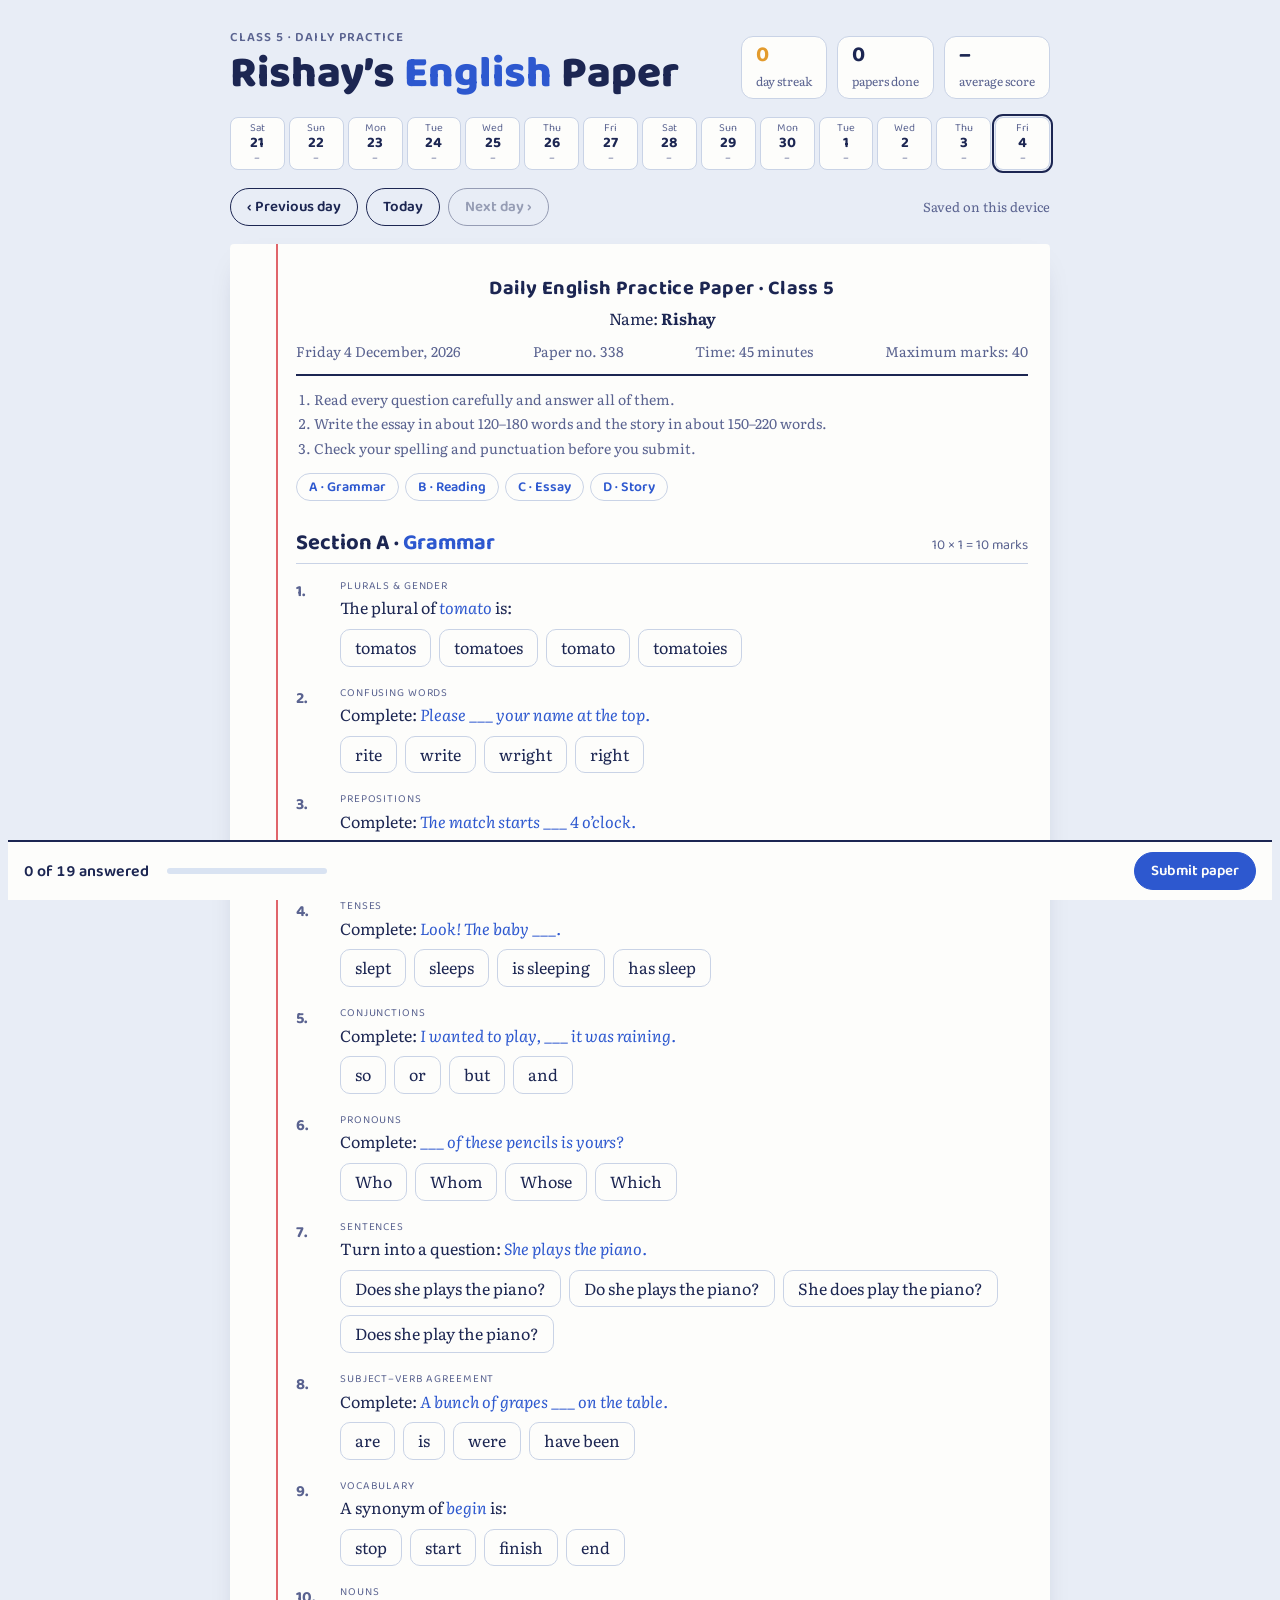
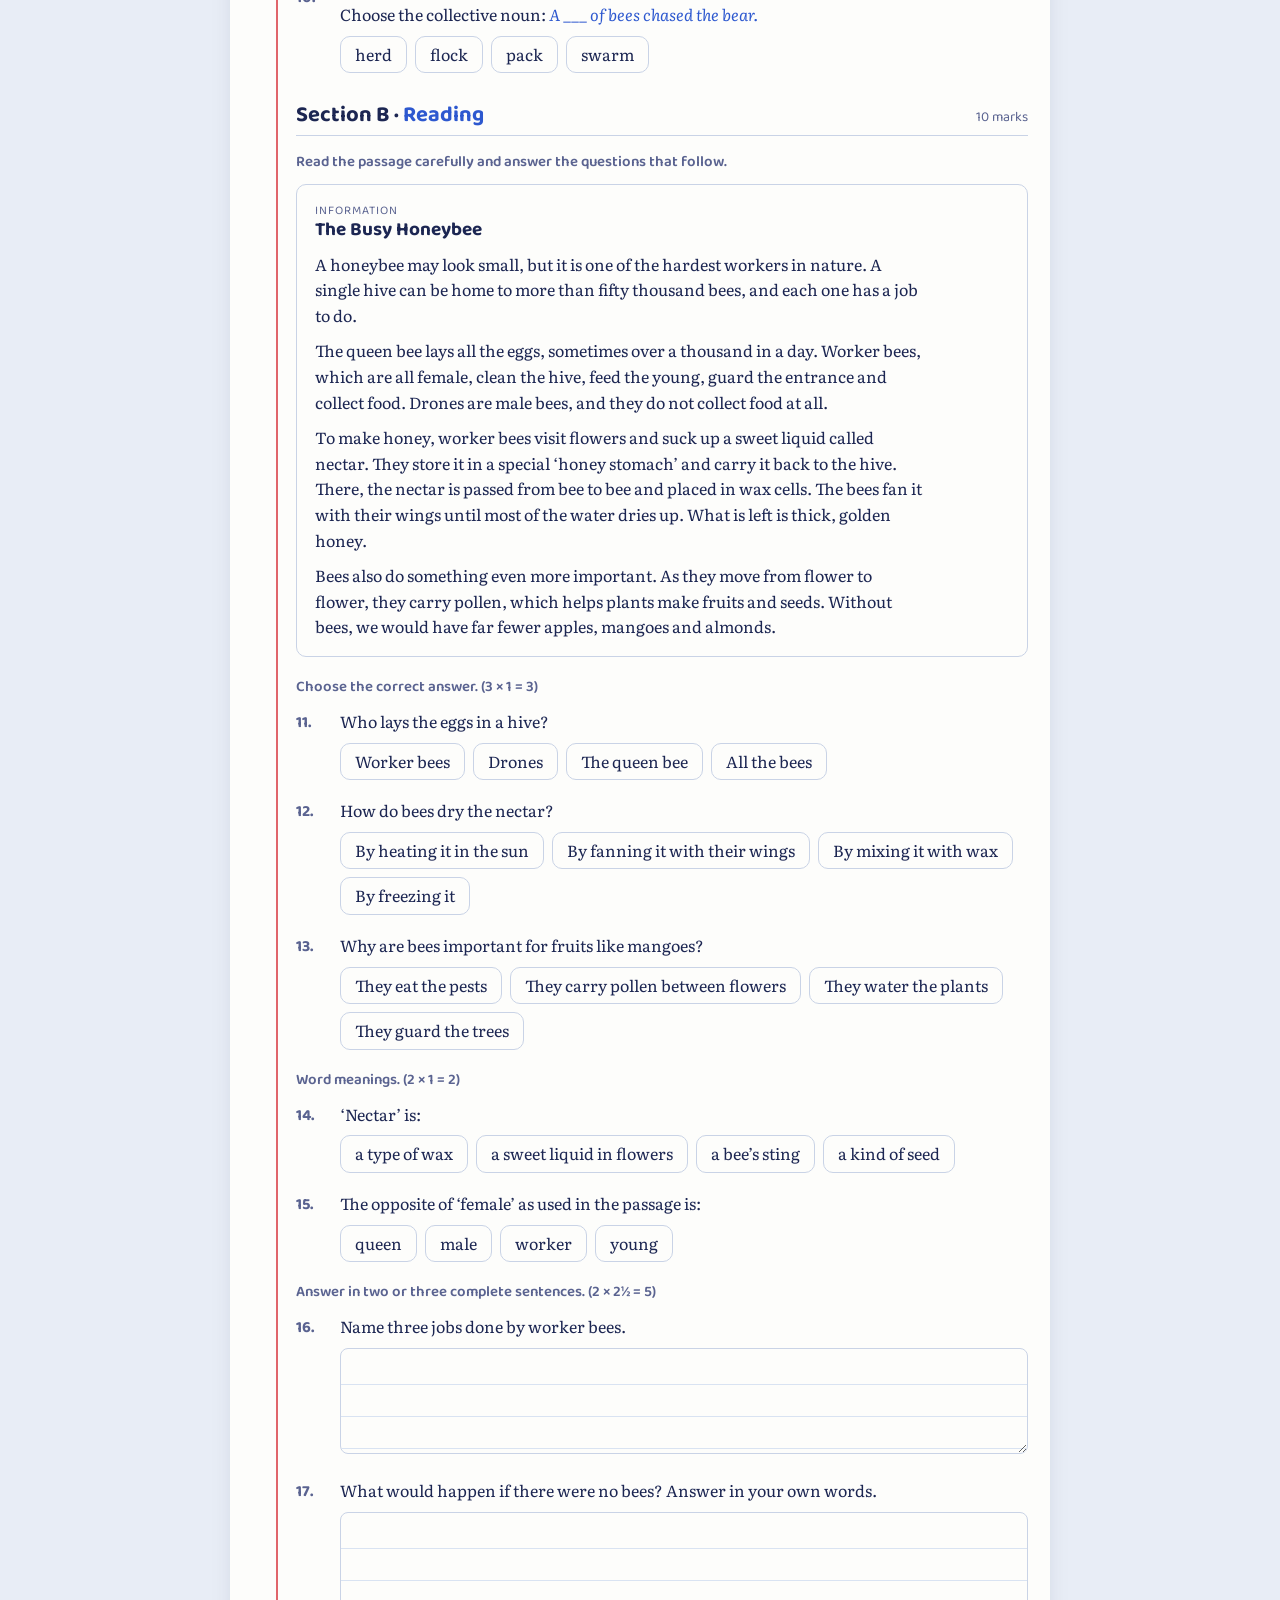
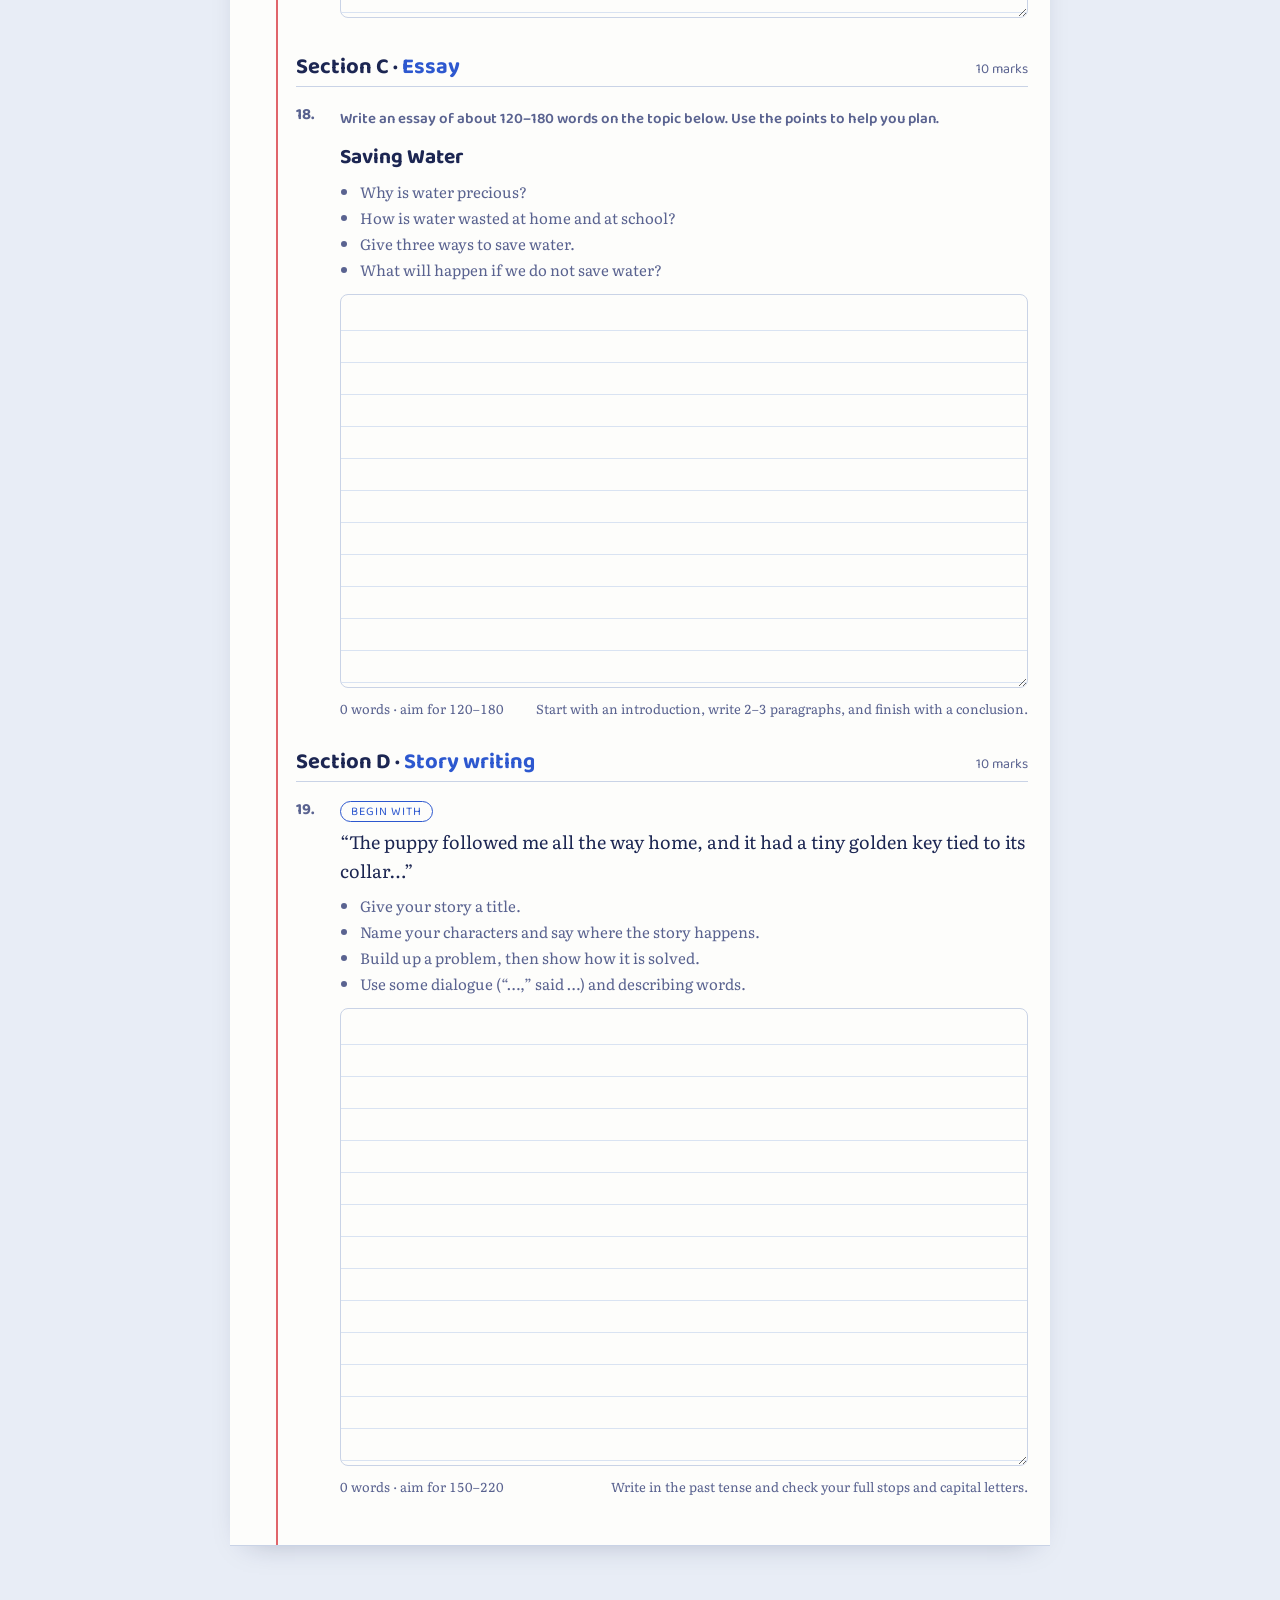
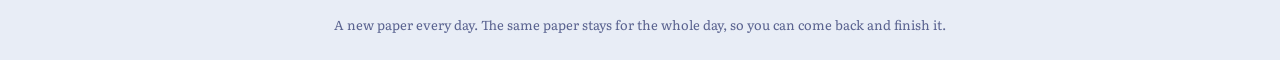
<file: rishay-english/index.html>
<!doctype html><html><head><meta charset="utf-8"><meta name="viewport" content="width=device-width,initial-scale=1,viewport-fit=cover"></head><body><title>Rishay's English Paper</title>
<link rel="preconnect" href="https://fonts.googleapis.com">
<link rel="preconnect" href="https://fonts.gstatic.com" crossorigin>
<link rel="stylesheet" href="https://fonts.googleapis.com/css2?family=Baloo+2:wght@500;600;700;800&family=Literata:ital,opsz,wght@0,7..72,400;0,7..72,600;1,7..72,400&family=Kalam:wght@400;700&display=swap">
<style>
/* Layout: a single exam sheet on a blue-ruled exercise-book page, red margin line on the left,
   sections A–D in order, a sticky answer bar at the bottom, teacher's red-pen marks on top. */
:root{
  --page:#e8edf6;
  --paper:#fdfdfb;
  --ink:#1c2652;
  --ink-soft:#5a6390;
  --rule:#d9e3f2;
  --margin:#e0656b;
  --pen:#2d58cf;
  --pen-soft:#e4ebfb;
  --marigold:#e39b2d;
  --good:#1d8657;
  --good-soft:#e2f4ea;
  --bad:#c4433c;
  --bad-soft:#fbe7e5;
  --line:#c9d3e6;
  --font-display:"Baloo 2", "Trebuchet MS", system-ui, sans-serif;
  --font-body:"Literata", Georgia, "Times New Roman", serif;
  --font-hand:"Kalam", "Comic Sans MS", cursive;
}
@media (prefers-color-scheme: dark){
  :root:not([data-theme="light"]){
    --page:#0d1224; --paper:#151c33; --ink:#e6eaf9; --ink-soft:#a1aad0; --rule:#222c4b;
    --margin:#d4686e; --pen:#8eaeff; --pen-soft:#212c50; --marigold:#f0b65a;
    --good:#52c690; --good-soft:#163527; --bad:#f0827a; --bad-soft:#3a1d1e; --line:#2c3758;
    color-scheme:dark;
  }
}
:root[data-theme="dark"]{
  --page:#0d1224; --paper:#151c33; --ink:#e6eaf9; --ink-soft:#a1aad0; --rule:#222c4b;
  --margin:#d4686e; --pen:#8eaeff; --pen-soft:#212c50; --marigold:#f0b65a;
  --good:#52c690; --good-soft:#163527; --bad:#f0827a; --bad-soft:#3a1d1e; --line:#2c3758;
  color-scheme:dark;
}
*{box-sizing:border-box}
body{background:var(--page);color:var(--ink);font-family:var(--font-body);font-size:16px;line-height:1.6;padding-inline:16px;padding-block:20px 0}
.wrap{max-width:820px;margin:0 auto;display:flex;flex-direction:column;gap:18px}
h1,h2,h3{font-family:var(--font-display);line-height:1.15;text-wrap:balance;margin:0}
button,select,textarea,input{font:inherit;color:inherit}
:focus-visible{outline:3px solid var(--pen);outline-offset:2px;border-radius:6px}

/* masthead */
.mast{display:flex;flex-wrap:wrap;align-items:flex-end;justify-content:space-between;gap:14px 20px}
.eyebrow{font-family:var(--font-display);font-weight:600;font-size:13px;letter-spacing:.08em;text-transform:uppercase;color:var(--ink-soft)}
.mast h1{font-size:clamp(30px,6vw,44px);font-weight:800;color:var(--ink)}
.mast h1 span{color:var(--pen)}
.stats{display:flex;gap:10px;flex-wrap:wrap}
.stat{background:var(--paper);border:1px solid var(--line);border-radius:12px;padding:6px 14px;min-width:84px}
.stat b{display:block;font-family:var(--font-display);font-size:22px;line-height:1.1;font-variant-numeric:tabular-nums}
.stat small{font-size:12px;color:var(--ink-soft)}
.stat.streak b{color:var(--marigold)}

/* week strip */
.strip{display:grid;grid-template-columns:repeat(14,minmax(0,1fr));gap:4px}
.day{appearance:none;border:1px solid var(--line);background:var(--paper);border-radius:8px;padding:4px 0;cursor:pointer;text-align:center;font-family:var(--font-display);line-height:1.15;min-width:0}
.day .w{font-size:11px;color:var(--ink-soft);display:block}
.day .d{font-size:15px;font-weight:700;display:block}
.day .s{font-size:11px;display:block;font-variant-numeric:tabular-nums;color:var(--ink-soft)}
.day.done{background:var(--good-soft);border-color:var(--good)}
.day.done .s{color:var(--good);font-weight:700}
.day.part{background:var(--pen-soft);border-color:var(--pen)}
.day.cur{outline:2px solid var(--ink);outline-offset:1px}
.day:disabled{opacity:.35;cursor:default}
@media (max-width:560px){.strip{grid-template-columns:repeat(7,minmax(0,1fr))}.day.old{display:none}}

.navrow{display:flex;justify-content:space-between;align-items:center;gap:10px;flex-wrap:wrap}
.btn{appearance:none;border:1.5px solid var(--ink);background:transparent;border-radius:999px;padding:6px 16px;cursor:pointer;font-family:var(--font-display);font-weight:600;font-size:15px}
.btn:hover:not(:disabled){background:var(--pen-soft)}
.btn:disabled{opacity:.4;cursor:default}
.btn.primary{background:var(--pen);border-color:var(--pen);color:var(--paper)}
.btn.primary:hover:not(:disabled){filter:brightness(1.08);background:var(--pen)}
.btn.warn{background:var(--marigold);border-color:var(--marigold);color:#1c2652}
.sync{font-size:13px;color:var(--ink-soft)}

/* the sheet */
.sheet{background:var(--paper);border-radius:4px 4px 0 0;box-shadow:0 1px 0 var(--line),0 12px 30px -18px rgba(20,30,70,.35);
  background-image:linear-gradient(to right,transparent 46px,var(--margin) 46px,var(--margin) 48px,transparent 48px);
  padding:28px 22px 30px 66px;position:relative}
@media (max-width:560px){.sheet{padding:22px 14px 26px 34px;background-image:linear-gradient(to right,transparent 20px,var(--margin) 20px,var(--margin) 21px,transparent 21px)}}
.sheet-head{text-align:center;border-bottom:2px solid var(--ink);padding-bottom:12px;display:flex;flex-direction:column;gap:2px}
.sheet-head .school{font-family:var(--font-display);font-weight:700;font-size:20px;letter-spacing:.02em}
.sheet-head .meta{display:flex;justify-content:space-between;flex-wrap:wrap;gap:4px 16px;font-size:14px;color:var(--ink-soft);margin-top:6px}
.instr{font-size:14px;color:var(--ink-soft);margin:12px 0 0;padding-left:18px}
.instr li{margin:2px 0}

.jump{display:flex;gap:6px;flex-wrap:wrap;margin-top:14px}
.jump a{font-family:var(--font-display);font-weight:600;font-size:14px;color:var(--pen);text-decoration:none;border:1px solid var(--line);border-radius:999px;padding:2px 12px}
.jump a:hover{background:var(--pen-soft)}

section.sec{margin-top:30px}
.sec-h{display:flex;justify-content:space-between;align-items:baseline;gap:10px;border-bottom:1px solid var(--line);padding-bottom:6px;margin-bottom:14px}
.sec-h h2{font-size:22px;font-weight:700}
.sec-h h2 em{font-style:normal;color:var(--pen)}
.sec-h .mk{font-family:var(--font-display);font-size:14px;color:var(--ink-soft);white-space:nowrap}

.q{display:grid;grid-template-columns:38px minmax(0,1fr);gap:4px 6px;margin:0 0 18px}
.qn{font-family:var(--font-display);font-weight:700;color:var(--ink-soft);padding-top:1px}
.qbody{min-width:0}
.qtag{font-family:var(--font-display);font-size:11px;letter-spacing:.08em;text-transform:uppercase;color:var(--ink-soft)}
.qtext{margin:0 0 8px}
.qtext i{font-style:italic;color:var(--pen)}
.opts{display:flex;flex-wrap:wrap;gap:8px}
.opt{position:relative}
.opt input{position:absolute;opacity:0;inset:0;margin:0;cursor:pointer}
.opt label{display:inline-block;border:1.5px solid var(--line);border-radius:10px;padding:5px 14px;cursor:pointer;background:var(--paper);transition:border-color .12s,background .12s}
.opt input:hover + label{border-color:var(--pen)}
.opt input:checked + label{border-color:var(--pen);background:var(--pen-soft);font-weight:600}
.opt input:focus-visible + label{outline:3px solid var(--pen);outline-offset:2px}
.opt input:disabled{cursor:default}
.opt.right label{border-color:var(--good);background:var(--good-soft);font-weight:600}
.opt.wrong label{border-color:var(--bad);background:var(--bad-soft);text-decoration:line-through}
.why{font-family:var(--font-hand);color:var(--margin);font-size:16px;margin-top:6px;line-height:1.4}
.tick{font-family:var(--font-hand);font-weight:700;font-size:20px;margin-left:6px}
.tick.ok{color:var(--good)} .tick.no{color:var(--bad)}

.passage{border:1.5px solid var(--line);border-radius:10px;padding:16px 18px;margin-bottom:18px;background:var(--paper)}
.passage h3{font-size:19px;margin-bottom:2px}
.passage .kind{font-size:12px;letter-spacing:.08em;text-transform:uppercase;color:var(--ink-soft);font-family:var(--font-display)}
.passage p{margin:10px 0 0;max-width:68ch}
.passage.poem p{white-space:pre-line;font-style:italic}
.passage.letter p{white-space:pre-line}

.subhead{font-family:var(--font-display);font-weight:600;font-size:15px;color:var(--ink-soft);margin:6px 0 10px}

textarea.lined{width:100%;border:1.5px solid var(--line);border-radius:8px;resize:vertical;padding:4px 12px;
  line-height:32px;font-family:var(--font-body);font-size:16px;color:var(--pen);
  background-color:var(--paper);
  background-image:repeating-linear-gradient(to bottom,transparent 0,transparent 31px,var(--rule) 31px,var(--rule) 32px);
  background-attachment:local;background-position:0 4px}
textarea.lined:focus{border-color:var(--pen);outline:none}
textarea.lined:disabled{opacity:1;color:var(--pen)}
.wc{display:flex;justify-content:space-between;flex-wrap:wrap;gap:6px;font-size:13px;color:var(--ink-soft);margin-top:4px;font-variant-numeric:tabular-nums}
.wc .ok{color:var(--good);font-weight:600}
.wc .low{color:var(--marigold);font-weight:600}

.topic{font-family:var(--font-display);font-size:21px;font-weight:700;margin:0 0 6px}
.hints{margin:0 0 12px;padding-left:20px;font-size:15px;color:var(--ink-soft)}
.hints li{margin:2px 0}
.story-kind{display:inline-block;font-family:var(--font-display);font-size:12px;letter-spacing:.08em;text-transform:uppercase;border:1px solid var(--pen);color:var(--pen);border-radius:999px;padding:0 10px;margin-bottom:6px}
.story-prompt{font-size:18px;margin:0 0 8px}

.model{border-left:3px solid var(--good);background:var(--good-soft);padding:8px 12px;border-radius:0 8px 8px 0;margin-top:8px;font-size:15px}
.model b{font-family:var(--font-display)}
.markrow{display:flex;align-items:center;gap:8px;flex-wrap:wrap;margin-top:8px;font-size:14px;color:var(--ink-soft)}
.markrow select{border:1.5px solid var(--line);border-radius:8px;padding:2px 8px;background:var(--paper)}
.fb{margin-top:10px;border:1.5px dashed var(--margin);border-radius:10px;padding:10px 14px;font-family:var(--font-hand);color:var(--margin);font-size:17px;line-height:1.45}
.fb ul{margin:4px 0;padding-left:20px}
.fb .corr{font-family:var(--font-body);font-size:14px;color:var(--ink)}
.fb .corr s{color:var(--bad)} .fb .corr ins{color:var(--good);text-decoration:none;font-weight:600}
.rub{display:grid;grid-template-columns:repeat(auto-fit,minmax(130px,1fr));gap:6px 14px;font-family:var(--font-body);font-size:13px;color:var(--ink);margin:6px 0}
.rub div{display:flex;justify-content:space-between;border-bottom:1px dotted var(--line)}

/* results */
.result{border:2px solid var(--margin);border-radius:12px;padding:16px 18px;margin-top:20px;display:grid;grid-template-columns:auto minmax(0,1fr);gap:16px;align-items:center}
@media (max-width:560px){.result{grid-template-columns:1fr}}
.stamp{width:120px;height:120px;border-radius:50%;border:3px solid var(--margin);display:flex;flex-direction:column;align-items:center;justify-content:center;transform:rotate(-8deg);color:var(--margin);font-family:var(--font-hand);margin:0 auto}
.stamp b{font-size:38px;line-height:1;font-variant-numeric:tabular-nums}
.stamp small{font-size:14px}
.remark{font-family:var(--font-hand);color:var(--margin);font-size:24px;line-height:1.25;margin:0 0 6px}
.breakdown{display:grid;grid-template-columns:repeat(4,minmax(0,1fr));gap:8px;margin:8px 0}
@media (max-width:420px){.breakdown{grid-template-columns:repeat(2,minmax(0,1fr))}}
.bd{border:1px solid var(--line);border-radius:8px;padding:4px 8px;text-align:center}
.bd small{display:block;font-size:12px;color:var(--ink-soft)}
.bd b{font-family:var(--font-display);font-size:19px;font-variant-numeric:tabular-nums}
.bd b.pend{color:var(--marigold);font-size:14px}
.ai-row{display:flex;gap:10px;align-items:center;flex-wrap:wrap;margin-top:6px}
.ai-msg{font-size:14px;color:var(--ink-soft)}

/* answer bar */
.bar{position:sticky;bottom:0;background:var(--paper);border-top:2px solid var(--ink);padding:10px 16px calc(10px + env(safe-area-inset-bottom,0px));display:flex;justify-content:space-between;align-items:center;gap:10px;flex-wrap:wrap;margin-inline:-16px;z-index:5}
.bar .prog{font-family:var(--font-display);font-weight:600;font-variant-numeric:tabular-nums}
.bar .prog small{font-weight:400;color:var(--ink-soft);margin-left:6px}
.meter{height:6px;border-radius:3px;background:var(--rule);overflow:hidden;width:160px;max-width:40vw}
.meter i{display:block;height:100%;background:var(--pen);width:0;transition:width .25s}
.foot{font-size:13px;color:var(--ink-soft);text-align:center;padding:10px 0 16px}
@media (prefers-reduced-motion: reduce){*{transition:none!important;animation:none!important}}
</style>

<div class="wrap">
  <header class="mast">
    <div>
      <div class="eyebrow">Class 5 · Daily practice</div>
      <h1>Rishay’s <span>English</span> Paper</h1>
    </div>
    <div class="stats" id="stats"></div>
  </header>

  <div class="strip" id="strip" aria-label="Last two weeks"></div>

  <div class="navrow">
    <div style="display:flex;gap:8px;flex-wrap:wrap">
      <button class="btn" id="prev" type="button">‹ Previous day</button>
      <button class="btn" id="today" type="button">Today</button>
      <button class="btn" id="next" type="button">Next day ›</button>
    </div>
    <span class="sync" id="sync">Saved on this device</span>
  </div>

  <main class="sheet" id="paper"></main>
</div>

<div class="bar" id="bar">
  <div style="display:flex;align-items:center;gap:12px;flex-wrap:wrap">
    <span class="prog" id="prog">0 of 19 answered</span>
    <span class="meter"><i id="meter"></i></span>
  </div>
  <button class="btn primary" id="submit" type="button">Submit paper</button>
</div>
<div class="foot">A new paper every day. The same paper stays for the whole day, so you can come back and finish it.</div>

<script>
/* ---------------- Question banks ---------------- */
// Grammar: [topic, question (html), options, correct index, explanation]
const G = [
["Nouns","Which word is a <b>proper noun</b>? <i>We visited Jaipur last winter.</i>",["visited","Jaipur","winter","last"],1,"Jaipur is the name of a particular place, so it is a proper noun and begins with a capital letter."],
["Nouns","Choose the collective noun: <i>A ___ of bees chased the bear.</i>",["swarm","herd","pack","flock"],0,"We say a swarm of bees, a herd of cattle, a pack of wolves and a flock of sheep."],
["Nouns","Which of these is an <b>abstract noun</b>?",["kindness","table","river","teacher"],0,"An abstract noun names something you cannot see or touch, like a feeling or quality."],
["Nouns","Choose the collective noun for ships.",["fleet","bunch","crowd","team"],0,"A group of ships is called a fleet."],
["Nouns","Find the <b>common noun</b>: <i>Meera fed her puppy before school.</i>",["Meera","fed","puppy","before"],2,"‘Puppy’ is a general name for any young dog. ‘Meera’ is a proper noun."],
["Nouns","The noun form of <i>brave</i> is:",["bravely","bravery","braver","braved"],1,"Bravery is the noun. Bravely is an adverb and braver is an adjective."],
["Nouns","Choose the abstract noun formed from <i>child</i>.",["childish","childhood","children","childly"],1,"Childhood (the time of being a child) is the abstract noun."],
["Nouns","Which word is a <b>countable</b> noun?",["water","sugar","pencil","milk"],2,"You can count pencils (one pencil, two pencils). Water, sugar and milk are uncountable."],

["Pronouns","Choose the correct word: <i>Rohan and ___ went to the market.</i>",["I","me","mine","myself"],0,"Remove ‘Rohan and’: ‘I went to the market’ is correct, so ‘Rohan and I’ is correct."],
["Pronouns","Choose the correct word: <i>The teacher gave the books to Asha and ___.</i>",["I","me","mine","myself"],1,"Remove ‘Asha and’: ‘gave the books to me’ is correct."],
["Pronouns","Complete: <i>This bag is not yours; it is ___.</i>",["my","mine","me","I"],1,"‘Mine’ stands alone without a noun after it: it is mine."],
["Pronouns","Complete: <i>The cat licked ___ paw.</i>",["it’s","its","his","their"],1,"‘Its’ means belonging to it. ‘It’s’ is short for ‘it is’."],
["Pronouns","Complete: <i>___ of these pencils is yours?</i>",["Who","Which","Whom","Whose"],1,"We use ‘which’ to choose from a group of things."],
["Pronouns","Complete: <i>We made the cake all by ___.</i>",["ourself","ourselves","us","ours"],1,"The reflexive pronoun for ‘we’ is ‘ourselves’."],
["Pronouns","Complete: <i>The boy ___ won the race is my cousin.</i>",["who","which","whom","whose"],0,"We use ‘who’ for people when they are doing the action."],
["Pronouns","Which sentence is correct?",["Him and me are friends.","He and I are friends.","He and me are friends.","Him and I are friends."],1,"Use subject pronouns (he, I) for the people doing the action."],

["Tenses","Complete: <i>Yesterday, Neha ___ a letter to her grandmother.</i>",["write","writes","wrote","written"],2,"‘Yesterday’ tells us it is the past, so we use the simple past ‘wrote’."],
["Tenses","Complete: <i>Look! The baby ___.</i>",["sleeps","is sleeping","slept","has sleep"],1,"‘Look!’ shows it is happening right now, so we use the present continuous."],
["Tenses","Complete: <i>I ___ my homework already.</i>",["finished","have finished","finishing","finish"],1,"‘Already’ goes with the present perfect: have finished."],
["Tenses","Complete: <i>By the time we reached the station, the train ___.</i>",["left","has left","had left","leaves"],2,"One past action happened before another past action, so we use the past perfect ‘had left’."],
["Tenses","Complete: <i>Tomorrow we ___ the science museum.</i>",["visited","will visit","visit","are visited"],1,"‘Tomorrow’ shows the future: will visit."],
["Tenses","The past tense of <i>catch</i> is:",["catched","caught","cought","catching"],1,"Catch is an irregular verb: catch – caught – caught."],
["Tenses","Complete: <i>The sun ___ in the east.</i>",["rise","rises","rose","rising"],1,"Facts that are always true use the simple present: the sun rises."],
["Tenses","Complete: <i>She ___ TV when the lights went out.</i>",["watched","was watching","is watching","watches"],1,"A longer action (was watching) was interrupted by a short one (went out)."],
["Tenses","The past participle of <i>go</i> is:",["went","gone","goed","going"],1,"Go – went – gone. We say ‘has gone’, never ‘has went’."],

["Adjectives & adverbs","Complete: <i>Mount Everest is the ___ mountain in the world.</i>",["high","higher","highest","most high"],2,"When comparing more than two things, use the superlative: highest."],
["Adjectives & adverbs","Complete: <i>This box is ___ than that one.</i>",["heavy","heavier","heaviest","more heavy"],1,"Comparing two things uses the comparative. Heavy → heavier (y changes to i)."],
["Adjectives & adverbs","Find the <b>adverb</b>: <i>The tortoise walked slowly to the finish line.</i>",["tortoise","walked","slowly","finish"],2,"‘Slowly’ tells us how the tortoise walked."],
["Adjectives & adverbs","Find the <b>adjective</b>: <i>The playful kitten chased a ball.</i>",["playful","chased","ball","kitten"],0,"‘Playful’ describes the kitten."],
["Adjectives & adverbs","Complete: <i>Riya sings ___.</i>",["beautiful","beautifully","beauty","more beautiful"],1,"We need an adverb to describe how she sings: beautifully."],
["Adjectives & adverbs","Which set of degrees is correct?",["good, better, best","good, gooder, goodest","good, best, better","good, more good, most good"],0,"Good is irregular: good – better – best."],
["Adjectives & adverbs","Find the <b>adverb of time</b>: <i>We will leave soon.</i>",["will","leave","soon","we"],2,"‘Soon’ tells us when we will leave."],
["Adjectives & adverbs","Complete: <i>There is ___ milk left in the jug.</i>",["many","few","a little","a few"],2,"Milk cannot be counted, so we use ‘a little’, not ‘a few’ or ‘many’."],

["Prepositions","Complete: <i>The cat is hiding ___ the bed.</i>",["under","at","of","since"],0,"‘Under’ tells us the position of the cat."],
["Prepositions","Complete: <i>We have lived here ___ 2019.</i>",["for","since","from","by"],1,"Use ‘since’ with a starting point in time (since 2019, since Monday)."],
["Prepositions","Complete: <i>She has been waiting ___ two hours.</i>",["since","for","from","at"],1,"Use ‘for’ with a length of time (for two hours, for a week)."],
["Prepositions","Complete: <i>Ravi jumped ___ the swimming pool.</i>",["in","into","on","at"],1,"‘Into’ shows movement from outside to inside."],
["Prepositions","Complete: <i>My birthday is ___ March.</i>",["on","at","in","by"],2,"Use ‘in’ with months and years, ‘on’ with days and dates, ‘at’ with times."],
["Prepositions","Complete: <i>The match starts ___ 4 o’clock.</i>",["in","on","at","by"],2,"Use ‘at’ with clock times."],
["Prepositions","Complete: <i>He divided the sweets ___ his three friends.</i>",["between","among","with","along"],1,"‘Between’ is for two; ‘among’ is for more than two."],
["Prepositions","Complete: <i>School reopens ___ Monday.</i>",["in","on","at","since"],1,"Use ‘on’ with days of the week."],

["Conjunctions","Complete: <i>I wanted to play, ___ it was raining.</i>",["and","but","so","or"],1,"‘But’ joins two ideas that contrast with each other."],
["Conjunctions","Complete: <i>Would you like tea ___ coffee?</i>",["or","but","so","because"],0,"‘Or’ is used to give a choice."],
["Conjunctions","Complete: <i>She was tired, ___ she went to bed early.</i>",["but","or","so","although"],2,"‘So’ shows the result of something."],
["Conjunctions","Complete: <i>We stayed indoors ___ it was very hot.</i>",["because","but","or","so"],0,"‘Because’ gives the reason."],
["Conjunctions","Complete: <i>___ he was ill, he came to school.</i>",["Because","Although","So","Or"],1,"‘Although’ shows something surprising happened despite the first idea."],
["Conjunctions","Complete: <i>Neither Raj ___ Tina was late.</i>",["or","nor","and","but"],1,"‘Neither’ always pairs with ‘nor’."],
["Conjunctions","Complete: <i>Both the dog ___ the cat sleep on the sofa.</i>",["or","nor","and","but"],2,"‘Both’ always pairs with ‘and’."],
["Conjunctions","Complete: <i>Wait here ___ I come back.</i>",["until","but","or","so"],0,"‘Until’ means up to the time that something happens."],

["Articles","Complete: <i>I saw ___ elephant at the zoo.</i>",["a","an","the","no article"],1,"Use ‘an’ before a vowel sound: an elephant."],
["Articles","Complete: <i>She is ___ honest girl.</i>",["a","an","the","no article"],1,"The h in ‘honest’ is silent, so it starts with a vowel sound: an honest girl."],
["Articles","Complete: <i>My sister studies at ___ university.</i>",["a","an","the","no article"],0,"‘University’ starts with a ‘you’ sound, which is a consonant sound, so we use ‘a’."],
["Articles","Complete: <i>___ Ganga is a holy river.</i>",["A","An","The","No article"],2,"We use ‘the’ before the names of rivers, seas and oceans."],
["Articles","Complete: <i>Please close ___ door.</i>",["a","an","the","no article"],2,"We mean one particular door, so we use ‘the’."],
["Articles","Complete: <i>___ sun sets in the west.</i>",["A","An","The","No article"],2,"There is only one sun, so we use ‘the’."],
["Articles","Complete: <i>We waited for ___ hour.</i>",["a","an","the","no article"],1,"The h in ‘hour’ is silent: an hour."],
["Articles","Complete: <i>He bought ___ umbrella.</i>",["a","an","the","no article"],1,"‘Umbrella’ starts with a vowel sound: an umbrella."],

["Subject–verb agreement","Complete: <i>Each of the boys ___ a prize.</i>",["get","gets","are getting","have got"],1,"‘Each’ is singular, so the verb is singular: gets."],
["Subject–verb agreement","Complete: <i>The children ___ playing in the park.</i>",["is","are","was","has"],1,"‘Children’ is plural, so we use ‘are’."],
["Subject–verb agreement","Complete: <i>My brother and I ___ cricket every evening.</i>",["plays","play","is playing","has played"],1,"Two people joined by ‘and’ make a plural subject: play."],
["Subject–verb agreement","Complete: <i>One of my friends ___ in Pune.</i>",["live","lives","are living","have lived"],1,"The subject is ‘one’, which is singular: lives."],
["Subject–verb agreement","Complete: <i>The news ___ good today.</i>",["are","is","were","have"],1,"‘News’ looks plural but is singular: the news is good."],
["Subject–verb agreement","Complete: <i>Neither of them ___ ready.</i>",["are","were","is","have"],2,"‘Neither’ is singular: neither of them is ready."],
["Subject–verb agreement","Complete: <i>A bunch of grapes ___ on the table.</i>",["are","is","were","have been"],1,"The subject is ‘a bunch’, which is singular."],
["Subject–verb agreement","Complete: <i>Mathematics ___ my favourite subject.</i>",["are","is","were","have"],1,"Subjects like mathematics and physics are singular."],

["Punctuation","Which sentence is punctuated correctly?",["what a lovely garden!","What a lovely garden!","What a lovely garden?","what a lovely garden."],1,"Start with a capital letter, and use an exclamation mark for strong feeling."],
["Punctuation","Which sentence is correct?",["Its raining today.","It’s raining today.","Its’ raining today.","It is’ raining today."],1,"It’s = it is. The apostrophe shows the missing letter i."],
["Punctuation","Where do the commas go?",["I bought apples, bananas and grapes.","I bought, apples bananas and grapes.","I bought apples bananas, and, grapes.","I, bought apples bananas and grapes."],0,"Use commas to separate items in a list."],
["Punctuation","Which sentence needs a question mark?",["Please sit down","Where are my shoes","I love mangoes","Close the window"],1,"‘Where are my shoes’ asks something, so it needs a question mark."],
["Punctuation","Which sentence is written correctly?",["Mr sharma lives in mumbai.","Mr Sharma lives in Mumbai.","mr Sharma lives in mumbai.","Mr Sharma Lives In Mumbai."],1,"Names of people and places always begin with capital letters."],
["Punctuation","Complete: <i>The ___ tail is very long.</i> (one monkey)",["monkeys","monkey’s","monkeys’s","monkies"],1,"For one owner, add ’s: the monkey’s tail."],
["Punctuation","Which sentence uses inverted commas correctly?",["“I am hungry,” said Arjun.","“I am hungry, said Arjun.”","I am “hungry,” said Arjun.","“I am hungry” said, Arjun."],0,"Only the exact words spoken go inside the inverted commas, with the comma inside too."],
["Punctuation","The short form of <i>they are</i> is:",["there","their","they’re","theyr"],2,"They’re = they are. The apostrophe replaces the a."],

["Vocabulary","A synonym (same meaning) of <i>huge</i> is:",["tiny","enormous","narrow","weak"],1,"Huge and enormous both mean very big."],
["Vocabulary","An antonym (opposite) of <i>ancient</i> is:",["old","modern","broken","famous"],1,"Ancient means very old; modern means new or of today."],
["Vocabulary","A synonym of <i>brave</i> is:",["fearful","courageous","lazy","polite"],1,"Brave and courageous both mean not afraid."],
["Vocabulary","An antonym of <i>generous</i> is:",["kind","selfish","wealthy","gentle"],1,"A generous person shares; a selfish person keeps things for themselves."],
["Vocabulary","A synonym of <i>begin</i> is:",["end","start","stop","finish"],1,"Begin and start mean the same."],
["Vocabulary","An antonym of <i>arrive</i> is:",["reach","come","depart","enter"],2,"Arrive means to come; depart means to leave."],
["Vocabulary","A synonym of <i>glad</i> is:",["happy","angry","sad","tired"],0,"Glad means happy."],
["Vocabulary","An antonym of <i>victory</i> is:",["win","defeat","prize","success"],1,"The opposite of victory is defeat."],
["Vocabulary","A synonym of <i>quickly</i> is:",["slowly","rapidly","quietly","lazily"],1,"Quickly and rapidly both mean fast."],

["Plurals & gender","The plural of <i>child</i> is:",["childs","childrens","children","childes"],2,"Child is irregular: one child, many children."],
["Plurals & gender","The plural of <i>knife</i> is:",["knifes","knives","knifs","knivess"],1,"Many words ending in -fe change to -ves: knife – knives, wife – wives."],
["Plurals & gender","The plural of <i>mouse</i> is:",["mouses","mice","mices","mouse"],1,"One mouse, many mice."],
["Plurals & gender","The plural of <i>baby</i> is:",["babys","babies","babyes","babeys"],1,"Consonant + y → change y to i and add -es: babies."],
["Plurals & gender","The plural of <i>sheep</i> is:",["sheeps","sheep","sheepes","shoop"],1,"Sheep stays the same: one sheep, ten sheep."],
["Plurals & gender","The feminine of <i>king</i> is:",["princess","queen","kingess","lady"],1,"King – queen."],
["Plurals & gender","The feminine of <i>nephew</i> is:",["niece","aunt","cousin","nephewess"],0,"Nephew – niece."],
["Plurals & gender","The plural of <i>tomato</i> is:",["tomatos","tomatoes","tomatoies","tomato"],1,"Tomato, potato and hero add -es: tomatoes."],
["Plurals & gender","The masculine of <i>mare</i> is:",["stallion","bull","ram","gander"],0,"A mare is a female horse; a stallion is a male horse."],

["Confusing words","Complete: <i>I can ___ the birds singing.</i>",["here","hear","hair","heer"],1,"Hear is what you do with your ears. Here means in this place."],
["Confusing words","Complete: <i>___ going to the fair tomorrow.</i>",["Their","There","They’re","Thier"],2,"They’re = they are: They are going to the fair."],
["Confusing words","Complete: <i>Please ___ your name at the top.</i>",["right","write","rite","wright"],1,"Write means to put words on paper. Right means correct or the opposite of left."],
["Confusing words","Complete: <i>The wind ___ the leaves away.</i>",["blew","blue","blow","blewed"],0,"Blew is the past tense of blow. Blue is a colour."],
["Confusing words","Complete: <i>We each ate a ___ of cake.</i>",["peace","piece","peice","pease"],1,"A piece is a part of something. Peace means calm, no fighting."],
["Confusing words","Complete: <i>I have ___ brothers.</i>",["to","too","two","tow"],2,"Two is the number 2."],
["Confusing words","Complete: <i>Our team ___ the match.</i>",["one","won","wan","own"],1,"Won is the past tense of win. One is the number 1."],
["Confusing words","Complete: <i>Don’t ___ your money.</i>",["loose","lose","loss","lost"],1,"Lose means to misplace. Loose means not tight."],

["Sentences","What kind of sentence is this? <i>Shut the door.</i>",["Statement","Question","Command","Exclamation"],2,"It tells someone to do something, so it is a command (imperative sentence)."],
["Sentences","Change to passive voice: <i>Sita wrote a poem.</i>",["A poem was written by Sita.","A poem is written by Sita.","A poem wrote Sita.","Sita was written a poem."],0,"Past tense active ‘wrote’ becomes ‘was written’ in the passive."],
["Sentences","Change to reported speech: <i>Ram said, “I am happy.”</i>",["Ram said that he was happy.","Ram said that I am happy.","Ram said that he is being happy.","Ram says he was happy."],0,"‘I’ becomes ‘he’ and ‘am’ becomes ‘was’."],
["Sentences","Find the <b>subject</b>: <i>The old man in the blue shirt smiled at us.</i>",["The old man in the blue shirt","smiled","at us","blue shirt"],0,"The subject is who the sentence is about — the whole group of words naming him."],
["Sentences","Find the <b>predicate</b>: <i>Birds build nests in spring.</i>",["Birds","build nests in spring","nests","spring"],1,"The predicate tells what the subject does."],
["Sentences","Turn into a question: <i>She plays the piano.</i>",["Does she play the piano?","Do she plays the piano?","Does she plays the piano?","She does play the piano?"],0,"With ‘does’, the main verb goes back to its base form: play."],
["Sentences","What kind of sentence is this? <i>What a beautiful rainbow!</i>",["Statement","Question","Command","Exclamation"],3,"It shows strong feeling and ends with !, so it is an exclamation."],
["Sentences","Which is the negative of <i>He likes spinach.</i>",["He not likes spinach.","He does not like spinach.","He do not like spinach.","He does not likes spinach."],1,"Use ‘does not’ + base verb: does not like."],

["Word building","Add a prefix to make the opposite of <i>happy</i>.",["unhappy","dishappy","imhappy","nonhappy"],0,"Un- means not: unhappy."],
["Word building","The opposite of <i>possible</i> is:",["unpossible","impossible","dispossible","inpossible"],1,"Im- is used before many words starting with p: impossible, impolite."],
["Word building","The opposite of <i>agree</i> is:",["unagree","disagree","imagree","misagree"],1,"Dis- makes the opposite: disagree, dislike."],
["Word building","Which word means ‘without care’?",["careful","careless","caring","cared"],1,"The suffix -less means without: careless, helpless."],
["Word building","Which word means ‘to read again’?",["preread","reread","misread","unread"],1,"The prefix re- means again."],
["Word building","The opposite of <i>regular</i> is:",["unregular","irregular","disregular","inregular"],1,"Ir- is used before many words starting with r: irregular, irresponsible."],
["Word building","<i>hope</i> + <i>ful</i> =",["hopful","hopeful","hopefull","hopefill"],1,"The suffix -ful has only one l: hopeful, careful."],
["Word building","Which is a <b>compound word</b>?",["basketball","beautiful","quickly","running"],0,"Basketball is made of two words: basket + ball."]
];

// Reading passages
const P = [
{title:"Grandpa’s Kite",kind:"Story",text:`Every January, the sky above Ahmedabad fills with kites for Uttarayan. Ishaan had watched his grandfather make kites for years, but this year Grandpa said, “You will make your own.”

They sat on the terrace with thin bamboo sticks, sheets of tissue paper and a pot of glue made from cooked rice. Ishaan’s first kite tore when he pulled the paper too tight. His second kite was so heavy that it would not leave the ground. He felt like giving up.

“A kite is like a bird,” Grandpa said gently. “It must be light, and it must be balanced.” He showed Ishaan how to shave the bamboo until it was as thin as a pencil, and how to tie the string so that both sides pulled equally.

On the morning of the festival, Ishaan’s third kite rose high above the rooftops. It was not the biggest kite in the sky, nor the most colourful, but it danced steadily in the wind. Ishaan looked at his sticky fingers and smiled. He had never been prouder of anything.`,
mcq:[["Where did Ishaan and Grandpa make the kite?",["In the garden","On the terrace","At school","In a shop"],1],["Why did the second kite not fly?",["It was torn","It was too heavy","There was no wind","The string broke"],1],["What does the story mainly teach us?",["Kites are expensive","Keep trying and learn from mistakes","Festivals are noisy","Grandparents are strict"],1]],
vocab:[["‘Steadily’ in the last paragraph means:",["in a shaky way","in a smooth, even way","very fast","sadly"],1],["The word ‘prouder’ is a/an:",["noun","verb","adjective","preposition"],2]],
short:[["What two things did Grandpa say a kite must be? Why is this important?","Grandpa said a kite must be light and balanced. A light kite can rise in the wind, and a balanced kite flies steadily without spinning or falling."],["How did Ishaan feel at the start and at the end of the story? Give reasons.","At the start he felt frustrated and wanted to give up because his first two kites failed. At the end he felt proud because the kite he made himself flew high and steady."]]},

{title:"The Busy Honeybee",kind:"Information",text:`A honeybee may look small, but it is one of the hardest workers in nature. A single hive can be home to more than fifty thousand bees, and each one has a job to do.

The queen bee lays all the eggs, sometimes over a thousand in a day. Worker bees, which are all female, clean the hive, feed the young, guard the entrance and collect food. Drones are male bees, and they do not collect food at all.

To make honey, worker bees visit flowers and suck up a sweet liquid called nectar. They store it in a special ‘honey stomach’ and carry it back to the hive. There, the nectar is passed from bee to bee and placed in wax cells. The bees fan it with their wings until most of the water dries up. What is left is thick, golden honey.

Bees also do something even more important. As they move from flower to flower, they carry pollen, which helps plants make fruits and seeds. Without bees, we would have far fewer apples, mangoes and almonds.`,
mcq:[["Who lays the eggs in a hive?",["Worker bees","Drones","The queen bee","All the bees"],2],["How do bees dry the nectar?",["By heating it in the sun","By fanning it with their wings","By mixing it with wax","By freezing it"],1],["Why are bees important for fruits like mangoes?",["They eat the pests","They carry pollen between flowers","They water the plants","They guard the trees"],1]],
vocab:[["‘Nectar’ is:",["a type of wax","a sweet liquid in flowers","a bee’s sting","a kind of seed"],1],["The opposite of ‘female’ as used in the passage is:",["queen","male","worker","young"],1]],
short:[["Name three jobs done by worker bees.","Worker bees clean the hive, feed the young bees, guard the entrance and collect food (any three)."],["What would happen if there were no bees? Answer in your own words.","Plants would not get pollen carried from flower to flower, so they could not make fruits and seeds. We would have far fewer fruits like apples, mangoes and almonds."]]},

{title:"The Lost Wallet",kind:"Story",text:`Kabir was walking home from cricket practice when he spotted a brown wallet lying near the bus stop. He picked it up and opened it. Inside were five hundred-rupee notes, a library card and a small photograph of an old woman.

Kabir’s heart beat fast. Five hundred rupees was enough to buy the new bat he had wanted for months. Nobody had seen him pick it up. For a moment he imagined himself hitting sixes with a shiny new bat.

Then he looked at the photograph again. The woman had kind, tired eyes. Perhaps she needed the money for medicine or food. Kabir remembered how upset his mother had been when she once lost her purse at the market.

He read the name on the library card: Mrs Kamala Iyer, Flat 4B, Lotus Apartments. That was only two streets away. Kabir walked there and rang the bell. When Mrs Iyer saw her wallet, her eyes filled with tears. “My pension money!” she cried. “Thank you, beta.”

Kabir walked home without a new bat, but with a light and happy heart.`,
mcq:[["What was NOT inside the wallet?",["Money","A library card","A photograph","A bus ticket"],3],["How did Kabir find out where the owner lived?",["He asked the bus driver","He read the library card","A neighbour told him","He called the police"],1],["Which word best describes Kabir?",["Greedy","Honest","Careless","Lazy"],1]],
vocab:[["‘Pension’ means:",["money paid regularly to a person who has retired","a kind of library","a type of medicine","a school fee"],0],["‘With a light heart’ means:",["feeling hungry","feeling happy and free of worry","feeling weak","feeling sleepy"],1]],
short:[["Why did Kabir feel tempted to keep the money?","He had wanted a new cricket bat for months, the money was enough to buy it, and nobody had seen him pick up the wallet."],["What made Kabir change his mind? Give two reasons.","He looked at the photograph and thought the old woman might need the money for food or medicine, and he remembered how upset his mother was when she lost her purse."]]},

{title:"The Great Indian Hornbill",kind:"Information",text:`Deep in the forests of the Western Ghats and the north-east of India lives a bird with a bright yellow beak and a strange helmet on its head. This is the Great Indian Hornbill. The ‘helmet’, called a casque, is hollow and helps make its calls louder.

Hornbills have a most unusual way of raising their chicks. When it is time to lay eggs, the female enters a hole in a tall tree. She then seals the entrance with mud, droppings and fruit pulp, leaving only a narrow slit. For about two months she stays inside, keeping the eggs warm and caring for the chicks.

During this time the male works tirelessly. He flies back and forth, bringing figs and other fruits, and passes them through the slit to feed his family.

Hornbills are called ‘farmers of the forest’ because they spread the seeds of the fruits they eat across large areas. Sadly, the cutting down of tall trees has made it hard for them to find nesting places. Today, many villagers in Nagaland and Arunachal Pradesh help to protect hornbill nests.`,
mcq:[["What is the casque?",["The hornbill’s nest","A hollow helmet on its head","A type of fig","The slit in the tree"],1],["Who feeds the family while the female is inside the nest?",["The villagers","The chicks","The male hornbill","Other birds"],2],["Why are hornbills called ‘farmers of the forest’?",["They dig the soil","They spread the seeds of fruits","They grow figs in their nests","They eat insects"],1]],
vocab:[["‘Tirelessly’ means:",["without getting tired; very hard","slowly","sadly","without wings"],0],["‘Seals’ in paragraph two means:",["a sea animal","closes tightly","opens wide","paints"],1]],
short:[["Describe how the female hornbill prepares her nest.","She goes into a hole in a tall tree and closes the entrance with mud, droppings and fruit pulp, leaving only a narrow slit."],["Why is it becoming hard for hornbills to survive? What is being done to help?","Tall trees are being cut down, so hornbills cannot find places to nest. Villagers in Nagaland and Arunachal Pradesh are protecting their nests."]]},

{title:"The Rain Comes Dancing",kind:"Poem",poem:true,text:`The clouds rolled in like elephants,
All grey and slow and wide;
The peacock spread its painted fan
And danced with joy and pride.

The first drops tapped upon the roof
Like fingers on a drum;
The thirsty earth looked up and sighed,
“At last, at last you’ve come!”

The paper boats went sailing down
The river in our lane,
And Mother laughed and let us play
Barefoot in the rain.

By evening every leaf was washed,
The air was cool and sweet,
And frogs began their evening song
In one loud, croaking beat.`,
mcq:[["The clouds are compared to:",["peacocks","elephants","drums","boats"],1],["Where did the paper boats sail?",["In the sea","In a pond","In the rainwater flowing down the lane","In the bathtub"],2],["How does the poet feel about the rain?",["Afraid","Bored","Joyful","Angry"],2]],
vocab:[["‘Like fingers on a drum’ is a comparison called a:",["simile","question","rhyme","title"],0],["‘Thirsty earth’ means the ground was:",["wet","very dry","muddy","cold"],1]],
short:[["Find two pairs of rhyming words from the poem.","wide – pride; drum – come; lane – rain; sweet – beat (any two)."],["How did the world look and feel by evening? Use words from the poem.","Every leaf was washed clean, the air was cool and sweet, and frogs were croaking loudly."]]},

{title:"Kalpana Chawla",kind:"Biography",text:`Kalpana Chawla was born in Karnal, Haryana, in 1962. As a little girl, she loved to lie on the roof at night and look at the stars. She often drew pictures of aeroplanes while other children drew houses and flowers.

In those days, few girls in her town studied engineering. Kalpana did not let that stop her. She studied aeronautical engineering in Chandigarh and then went to the United States for higher studies. She worked very hard and later became an astronaut with NASA, the American space agency.

In 1997, Kalpana flew into space aboard the space shuttle Columbia. She became the first woman of Indian origin to go to space. During her mission she travelled millions of kilometres and circled the Earth hundreds of times.

In 2003, she went on a second mission. Sadly, the shuttle broke apart as it returned to Earth, and all seven astronauts on board lost their lives. Kalpana is remembered as a brave pioneer who showed that dreams can take you beyond the sky. Many schools and hostels, and even an Indian satellite, have been named after her.`,
mcq:[["Where was Kalpana Chawla born?",["Chandigarh","Karnal","Delhi","Texas"],1],["What did Kalpana like to draw as a child?",["Houses","Flowers","Aeroplanes","Animals"],2],["In which year did she first go to space?",["1962","1997","2003","1982"],1]],
vocab:[["A ‘pioneer’ is someone who:",["is among the first to do something new","drives a shuttle","teaches at a school","is afraid of heights"],0],["‘Mission’ here means:",["a special journey with a task to do","a kind of school","a holiday","rocket fuel"],0]],
short:[["What problem did Kalpana face when she wanted to study engineering? How did she deal with it?","Few girls in her town studied engineering, but she did not let that stop her. She worked hard, studied aeronautical engineering in Chandigarh and went to the USA for higher studies."],["How has India honoured Kalpana Chawla?","Many schools and hostels, and an Indian satellite, have been named after her."]]},

{title:"The Banyan and the Bamboo",kind:"Fable",text:`At the edge of a village stood a mighty banyan tree. Its branches spread wide, and its roots hung down like ropes. Beside it grew a thin clump of bamboo.

“Look at you,” the banyan boomed one day. “You bend whenever the smallest breeze blows. You have no strength at all. I never bow to anyone.”

The bamboo said nothing. It simply swayed and rustled softly.

One night, a terrible storm swept across the land. The wind howled and the rain lashed down. The banyan stood stiff and proud, refusing to bend. The bamboo bent low, almost touching the ground, and let the wind rush over it.

By morning, the storm had passed. The villagers came out to see the damage. The great banyan lay on its side, its roots torn out of the earth. The bamboo stood tall again, shining in the sunlight, with hardly a leaf out of place.

An old woman shook her head and said to the children, “Remember this. Sometimes the one who bends is stronger than the one who refuses to bend.”`,
mcq:[["What did the banyan think of the bamboo at first?",["It was beautiful","It was weak","It was wise","It was tall"],1],["Why did the banyan fall in the storm?",["It was very old","It refused to bend","The villagers cut it","Lightning struck it"],1],["Who explains the lesson at the end?",["The bamboo","The banyan","An old woman","A farmer"],2]],
vocab:[["‘Boomed’ means:",["whispered","spoke in a loud, deep voice","cried","laughed"],1],["‘Swayed’ means:",["moved gently from side to side","broke","grew","fell down"],0]],
short:[["Compare how the banyan and the bamboo behaved during the storm.","The banyan stood stiff and refused to bend, while the bamboo bent low and let the wind pass over it."],["What does ‘the one who bends is stronger’ mean in real life? Give an example.","Being flexible and humble helps us get through problems better than being stubborn. For example, listening to a friend’s idea instead of insisting on your own can save a friendship (any sensible example)."]]},

{title:"Plastic in Our Oceans",kind:"Information",text:`Every year, millions of tonnes of plastic end up in the world’s oceans. Much of it comes from things we use only once: bottles, straws, carry bags and food wrappers.

Plastic does not rot like a banana peel or a leaf. Instead, sunlight and waves slowly break it into tiny pieces called microplastics. These pieces can stay in the water for hundreds of years.

Sea animals suffer the most. Turtles often mistake floating bags for jellyfish, one of their favourite foods. Seabirds feed bottle caps to their chicks. Fish swallow microplastics, and when people eat those fish, the plastic can enter our bodies too.

The good news is that each of us can help. We can carry cloth bags to the market, refuse plastic straws, and use steel bottles and lunch boxes. We can also take part in beach and river clean-ups. In 2015, volunteers led by a young lawyer named Afroz Shah began cleaning Versova Beach in Mumbai. Over the next few years they removed millions of kilograms of rubbish, and Olive Ridley turtles returned to hatch on the beach.`,
mcq:[["What are microplastics?",["Plastic toys","Tiny pieces of broken plastic","A kind of jellyfish","Plastic bottles"],1],["Why do turtles eat plastic bags?",["They like the taste","They think the bags are jellyfish","They are very hungry","People feed them"],1],["What happened after Versova Beach was cleaned?",["It became a market","Olive Ridley turtles returned to hatch","More plastic came","The fish disappeared"],1]],
vocab:[["‘Rot’ means:",["to break down naturally and decay","to shine","to float","to grow"],0],["‘Volunteers’ are people who:",["work without pay because they want to help","are paid workers","are sailors","are only scientists"],0]],
short:[["Why is plastic harmful to sea animals? Give two examples.","Animals mistake plastic for food: turtles eat floating bags thinking they are jellyfish, seabirds feed bottle caps to their chicks, and fish swallow microplastics (any two)."],["Write two things YOU can do to reduce plastic waste.","Carry a cloth bag, refuse plastic straws, use a steel bottle and lunch box, or join a clean-up (any two, in your own words)."]]},

{title:"The Mystery of the Missing Tiffin",kind:"Story",text:`On Monday, Aanya’s tiffin box disappeared from her desk during the morning break. On Tuesday, it happened again. By Wednesday, the whole of Class 5B was talking about the Tiffin Thief.

“It must be someone from 5A,” said Dev. “They’re always hungry.”

But Aanya was not so sure. She noticed that the box always went missing when the windows were open. She also noticed small muddy marks on her desk, shaped like tiny hands.

On Thursday, Aanya and her friend Zoya hid behind the cupboard during break. Ten minutes later, they heard a soft thump. A small grey monkey climbed in through the window, grabbed Aanya’s tiffin and sat on the windowsill, happily eating her aloo parathas.

The girls burst out laughing. The ‘thief’ looked at them, chattered angrily and leapt away into the neem tree.

From then on, the class kept the windows closed at break time. And Aanya, feeling a little sorry for the monkey, left a banana on the wall outside every Friday.`,
mcq:[["Why did Aanya think the thief was not from 5A?",["Dev told her","She saw muddy marks shaped like tiny hands","The teacher said so","5A was on holiday"],1],["Who was the real ‘thief’?",["Dev","Zoya","A monkey","A crow"],2],["What did the class do to stop the problem?",["Locked the tiffin boxes","Kept the windows closed at break","Told the principal","Moved to another room"],1]],
vocab:[["‘Leapt’ is the past tense of:",["leap","lept","leaped up","lap"],0],["‘Chattered’ here means:",["made quick, high sounds","ate quickly","slept","climbed"],0]],
short:[["What clues helped Aanya solve the mystery?","The box went missing only when the windows were open, and there were small muddy marks shaped like tiny hands on her desk."],["What does Aanya’s action at the end tell you about her?","She is kind and caring. Even though the monkey took her food, she felt sorry for it and left it a banana."]]},

{title:"Why We Need Sleep",kind:"Information",text:`Have you ever felt grumpy or found it hard to focus in class after staying up late? That is because sleep is not just rest. It is when your body and brain do some of their most important work.

While you sleep, your brain sorts out everything you learned during the day. It stores the useful memories and clears away what is not needed. This is why a good night’s sleep before a test often helps more than staying up late to study.

Sleep also helps your body grow. Children’s bodies release a special growth hormone mostly while they are in deep sleep. Your muscles repair themselves, and your body builds up its defence against germs.

Doctors say children aged six to twelve need nine to twelve hours of sleep every night. To sleep well, it helps to go to bed at the same time each day, keep screens away for an hour before bedtime, and sleep in a dark, quiet room.

So the next time someone tells you to go to bed early, remember: you are not wasting time. You are helping your brain and body become stronger.`,
mcq:[["What does the brain do with memories during sleep?",["Deletes all of them","Stores useful ones and clears away others","Turns them all into dreams","Nothing at all"],1],["How many hours of sleep do children aged 6–12 need?",["5–6","7–8","9–12","13–15"],2],["Which is NOT a tip for sleeping well?",["Sleep at the same time daily","Use screens just before bed","Sleep in a dark room","Keep the room quiet"],1]],
vocab:[["‘Grumpy’ means:",["cheerful","bad-tempered","sleepy","hungry"],1],["‘Defence’ here means:",["protection","a wall","a sport","a fight"],0]],
short:[["Give two ways sleep helps the body.","Growth hormone is released in deep sleep so the body grows, muscles repair themselves, and the body builds defence against germs (any two)."],["Why might sleeping well before a test be better than staying up late to study?","During sleep the brain stores what you learned as memories, so you remember better and can focus during the test."]]},

{title:"The Forest Man of India",kind:"True story",text:`In 1979, a sixteen-year-old boy named Jadav Payeng saw something that made him very sad. After a flood on the Brahmaputra river in Assam, many snakes lay dead on a bare sandbank. There were no trees to give them shade, and the hot sun had killed them.

Jadav decided to do something. He began planting bamboo saplings on the sandbank, one by one. Every day he watered them, carrying water from the river. People laughed at him. “Nothing will grow on sand,” they said.

But Jadav did not give up. Year after year, he planted more trees. Slowly, the bare sandbank turned green. Today, the forest he planted covers about 550 hectares. It is called the Molai Forest, after his nickname.

The forest is now home to deer, rhinos, tigers and hundreds of birds. Herds of elephants visit it every year. In 2015, the Government of India gave Jadav the Padma Shri award. People now call him the ‘Forest Man of India’.`,
mcq:[["What made Jadav start planting trees?",["He wanted to sell wood","He saw snakes that died from the heat on a bare sandbank","His teacher asked him to","He wanted to win an award"],1],["What did people say at first?",["Nothing will grow on sand","Well done","Plant mango trees","Move to the city"],0],["What is Jadav called today?",["The River Man","The Forest Man of India","The Snake Man","The Bamboo King"],1]],
vocab:[["‘Saplings’ are:",["young trees","old trees","seeds","flowers"],0],["‘Bare’ means:",["covered with plants","empty, with nothing on it","wet","crowded"],1]],
short:[["Which quality of Jadav helped him succeed? Support your answer with a line from the passage.","He was determined and patient: ‘Jadav did not give up. Year after year, he planted more trees.’"],["How did the forest help animals?","It became a home for deer, rhinos, tigers and hundreds of birds, and herds of elephants visit it every year."]]},

{title:"A Letter from Camp",kind:"Letter",letter:true,text:`Dear Ma and Papa,

Greetings from the adventure camp in Manali! I have been here for four days, and I have so much to tell you.

On the first day I was homesick, and I almost cried when the bus left. But my tent partner, Siddharth, shared his chocolates with me and told me funny jokes until I fell asleep. Now we are best friends.

Every morning we wake up at six. It is so cold that my breath comes out like smoke! After a breakfast of porridge and parathas, we go trekking. Yesterday we climbed to a waterfall. The path was steep and slippery, and I fell twice, but our instructor, Captain Thapa, said I was the bravest in our group because I kept going.

In the evenings, we sit around a campfire and sing songs. Last night I saw more stars than I have ever seen in Delhi. Captain Thapa showed us the Great Bear and the Pole Star.

I miss your cooking, Ma, and our evening chess games, Papa. I will be home on Sunday.

With lots of love,
Arnav`,
mcq:[["How did Arnav feel on the first day?",["Excited","Homesick","Angry","Bored"],1],["Who helped Arnav feel better?",["Captain Thapa","Siddharth","His parents","The cook"],1],["Why did Captain Thapa call Arnav brave?",["He climbed first","He kept going even after falling","He sang well","He woke up early"],1]],
vocab:[["‘Steep’ means:",["rising sharply","flat","wide","dark"],0],["‘Homesick’ means:",["ill at home","sad because you miss home","happy to be home","tired of home"],1]],
short:[["Write two things Arnav enjoyed at camp.","Trekking to the waterfall, singing around the campfire, seeing the stars, or making a new friend (any two)."],["Why do you think Arnav could see more stars in Manali than in Delhi?","Manali has clean air and few bright lights, while a big city like Delhi has lots of lights and pollution that hide the stars."]]}
];

// Essay topics: [title, hints separated by |]
const E = [
["My Favourite Festival","Which festival is it and when is it celebrated?|How does your family prepare for it?|What do you enjoy most: the food, the lights, the people?|Why is it special to you?"],
["A Day Without Electricity","What happened when the power went off?|What could you not do?|How did your family pass the time?|What did you learn from the day?"],
["My Best Friend","Who is your best friend and how did you meet?|What is your friend like?|What do you do together?|Why do you value this friendship?"],
["If I Were the Principal of My School","What would you change first?|What new activities or rules would you bring?|How would you help students and teachers?|Why would these changes make school better?"],
["The Importance of Trees","What do trees give us?|How do they help animals and birds?|What happens when we cut too many trees?|What can children do to save trees?"],
["My Favourite Book","What is the book called and who wrote it?|What is it about (without giving away the ending)?|Which character do you like most and why?|Why would you recommend it?"],
["A Visit to the Zoo","When did you go and with whom?|Which animals did you see?|Which animal did you like best and why?|How did you feel at the end of the day?"],
["Why Sports Are Important","How do sports keep us healthy?|What do sports teach us, like teamwork and discipline?|Which sport do you play?|Why should every child play a sport?"],
["My Dream Holiday","Where would you like to go?|Who would go with you?|What would you see and do there?|Why is this place your dream?"],
["Saving Water","Why is water precious?|How is water wasted at home and at school?|Give three ways to save water.|What will happen if we do not save water?"],
["My Grandparents","Who are they and where do they live?|What are they like?|What do you enjoy doing with them?|What have they taught you?"],
["A Rainy Day","What did the sky and the air look like?|What were people and animals doing?|What did you do that day?|How did the rain make you feel?"],
["The Best Gift I Ever Received","What was the gift and who gave it to you?|On what occasion did you get it?|Why is it special?|How do you take care of it?"],
["Mobile Phones: Friend or Foe?","How are mobile phones useful?|What problems can they cause?|How much screen time is right for children?|What is your opinion?"],
["My School Library","What does your library look like?|What kinds of books are there?|What rules does it have?|Why do you enjoy going there?"],
["If I Could Fly","Where would you fly first?|What would the world look like from above?|How would you use this power to help others?|Would there be any problems?"],
["Good Manners","What are good manners?|Give examples at home, at school and in public.|How do good manners make others feel?|Why should we practise them every day?"],
["My Hobby","What is your hobby?|When and how did you start it?|What do you need for it?|How does it help you?"],
["A Clean India","Why is cleanliness important?|What problems does dirt cause?|What is the Swachh Bharat Mission?|What can you do to keep your area clean?"],
["The Animal I Like Most","Which animal is it?|What does it look like and where does it live?|What is special about it?|Why do you like it?"],
["What I Want to Be When I Grow Up","What do you want to become?|Why did you choose this?|What will you need to learn?|How will you help others in this job?"],
["My Most Embarrassing Moment","Where were you and what happened?|How did people react?|How did you feel?|What do you think about it now?"],
["The Season I Love","Which season is it, and in which months?|What is the weather like?|What foods, clothes and activities go with it?|Why do you love it?"],
["Healthy Food and Junk Food","What is healthy food? Give examples.|What is junk food and why is it tempting?|How does each affect our body?|How can you make healthy choices?"],
["A Day in the Life of a Farmer","When does a farmer’s day start?|What work does a farmer do?|What difficulties does a farmer face?|Why should we respect farmers?"],
["My Pet (or the Pet I Wish I Had)","What pet is it and what is its name?|What does it look like?|How do you take care of it?|Why is it special to you?"],
["The Importance of Reading","Why should children read every day?|How does reading help in studies and in life?|What kinds of books do you enjoy?|How can we make reading a habit?"],
["Online Classes or Classroom Learning?","What is good about online classes?|What do you miss when you are not in a classroom?|Which do you prefer and why?|Can both be used together?"],
["A Person I Admire","Who is the person?|What have they done?|What qualities do you admire in them?|How do you want to be like them?"],
["My Favourite Game","What game is it and how is it played?|Who do you play it with?|What skills does it need?|Why do you enjoy it?"],
["Our National Flag","What does our flag look like?|What do the colours and the chakra stand for?|When do we hoist it?|How should we respect it?"],
["A Walk in the Park","When did you go and with whom?|What did you see, hear and smell?|What were other people doing?|How did you feel after the walk?"],
["Helping at Home","What jobs do you do at home?|Why should children help at home?|What have you learnt by helping?|How does it make your family feel?"],
["The Wonders of Science","Name some inventions we use every day.|How has science made life easier?|Can science be harmful? How?|What would you like to invent?"],
["Village Life and City Life","What is life like in a village?|What is life like in a city?|What are the good and bad points of each?|Where would you prefer to live, and why?"],
["My First Day at School","How did you feel that morning?|Who took you to school?|What happened in class?|How do you feel about that day now?"],
["Why We Should Be Kind to Animals","How do animals help us?|How are animals sometimes treated badly?|What can we do to help stray animals?|Why does kindness matter?"],
["Television: Good or Bad?","What good programmes are there on TV?|What harm can too much TV do?|How much TV should children watch?|What is your opinion?"],
["Sunday Morning at Home","What time do you wake up on Sunday?|What does your family do?|What special food is made?|Why do you look forward to Sundays?"],
["The Value of Time","Why is time precious?|What happens when we waste time?|How do you plan your day?|What does ‘time and tide wait for none’ mean?"]
];

// Story prompts: [kind, prompt]
const S = [
["Begin with","“The moment I opened the old wooden box, it began to glow…”"],
["Use the outline","A lion is sleeping — a mouse runs over him — the lion catches the mouse — the mouse begs and promises to help one day — the lion laughs and lets it go — later the lion is trapped in a hunter’s net — the mouse gnaws the net — the lion is free. Give the story a title and a moral."],
["Use this title","The Robot Who Wanted to Be a Chef"],
["What if…","What if you woke up one morning and could understand everything animals were saying?"],
["Begin with","“Nobody believed me when I said something was living under the school stairs…”"],
["Use the outline","A hot summer day — a thirsty crow — finds a pot with very little water — cannot reach it — has an idea — drops in pebbles one by one — the water rises — the crow drinks. Give the story a title and a moral."],
["Use this title","The Day Our Teacher Turned Invisible"],
["What if…","What if you found a small door in your house that you had never seen before?"],
["Begin with","“The rain had not stopped for three days, and the river was rising fast…”"],
["Use this title","My Shoes Ran Away"],
["Use the outline","A boy comes last in a race on Sports Day — feels sad — his grandfather wakes him early every morning to practise — he wants to give up but doesn’t — next Sports Day arrives — what happens? Give a title and a lesson."],
["What if…","What if your shadow started doing things on its own?"],
["Begin with","“When the lights went out during the school play, I heard a strange whisper behind the curtain…”"],
["Use this title","The Elephant Who Was Afraid of Mice"],
["Use the outline","A dog finds a bone — crosses a bridge over a stream — sees his reflection in the water — thinks it is another dog with a bigger bone — barks to grab it — his own bone falls into the water. Give a title and a moral."],
["What if…","What if you shrank to the size of an ant for one whole day?"],
["Begin with","“The note had no name on it, only five words: ‘Look under the mango tree.’”"],
["Use this title","Lost in the Mall"],
["Use the outline","Two friends go camping with their school — one wanders off to follow a butterfly — gets lost in the forest — remembers what the guide taught — uses clues to find the way back — what do the friends learn?"],
["What if…","What if your pet could talk to you for just one day?"],
["Begin with","“I had always wanted a little brother, but I never expected him to be a dragon…”"],
["Use this title","The Magic Paintbrush"],
["Use the outline","A girl finds a bird with a hurt wing — takes it home — feeds and cares for it — the bird gets better — she must decide whether to keep it or set it free — how does she feel?"],
["What if…","What if it rained chocolate instead of water for one day?"],
["Begin with","“The new boy in our class never spoke a word, until the day of the science fair…”"],
["Use this title","The Honest Woodcutter"],
["Use the outline","An ant works hard all summer storing food — a grasshopper sings and plays and laughs at the ant — winter comes — the grasshopper is cold and hungry — goes to the ant for help — choose your own ending and moral."],
["What if…","What if you could travel back in time to the age of dinosaurs?"],
["Begin with","“As our train entered the dark tunnel, the old lady sitting opposite me vanished…”"],
["Use this title","One Day as the Prime Minister"],
["Use the outline","A village has no water in summer — the children make a plan to collect rainwater — the elders laugh at them — the children keep working — the monsoon comes — how is the village saved?"],
["What if…","What if your school bag could take you anywhere you wished?"],
["Begin with","“Grandma said the old banyan tree granted one wish every hundred years, and tonight was the night…”"],
["Use this title","The Cricket Match We Almost Lost"],
["Use the outline","A cruel lion eats one animal every day — it is the clever rabbit’s turn — the rabbit arrives late on purpose — tells the lion another lion lives in the well — the lion looks in and sees his reflection — jumps in to fight — the forest is free. Give a title and a moral."],
["What if…","What if you became the teacher and your teacher became the student for a day?"],
["Begin with","“The puppy followed me all the way home, and it had a tiny golden key tied to its collar…”"],
["Use this title","The Kite That Flew to the Moon"],
["Use the outline","A boy breaks his neighbour’s window with a cricket ball — runs away and hides — cannot sleep because he feels guilty — goes to say sorry — what does the neighbour say? Give a title and a lesson."],
["What if…","What if every computer and phone in the world stopped working for a week?"]
];

/* ---------------- Paper building ---------------- */
const MAX = {g:10, b:10, e:10, s:10};
const ESSAY_RANGE = [120,180], STORY_RANGE = [150,220];
const mod = (a,n) => ((a % n) + n) % n;
function rng(a){return function(){a|=0;a=a+0x6D2B79F5|0;let t=Math.imul(a^a>>>15,1|a);t=t+Math.imul(t^t>>>7,61|t)^t;return((t^t>>>14)>>>0)/4294967296}}
function shuffle(arr,r){for(let i=arr.length-1;i>0;i--){const j=Math.floor(r()*(i+1));[arr[i],arr[j]]=[arr[j],arr[i]]}return arr}
const CATS = [...new Set(G.map(q => q[0]))];

function fmt(d){return d.getFullYear()+"-"+String(d.getMonth()+1).padStart(2,"0")+"-"+String(d.getDate()).padStart(2,"0")}
function parse(s){const [y,m,d]=s.split("-").map(Number);return new Date(y,m-1,d)}
function addDays(s,k){const d=parse(s);d.setDate(d.getDate()+k);return fmt(d)}
function todayStr(){return fmt(new Date())}
function dayNum(s){const [y,m,d]=s.split("-").map(Number);return Math.round((Date.UTC(y,m-1,d)-Date.UTC(2026,0,1))/864e5)}
function pretty(s){return parse(s).toLocaleDateString("en-IN",{weekday:"long",day:"numeric",month:"long",year:"numeric"})}

function buildPaper(ds){
  const n = dayNum(ds), r = rng(n*9301+49297);
  const cats = shuffle(CATS.slice(), r).slice(0,10);
  const grammar = cats.map(c => {
    const list = G.filter(q => q[0] === c);
    const q = list[mod(n + CATS.indexOf(c)*3, list.length)];
    const order = shuffle(q[2].map((_,k) => k), r);
    return {cat:c, q:q[1], opts:order.map(k => q[2][k]), ans:order.indexOf(q[3]), why:q[4]};
  });
  const essay = E[mod(n*17, E.length)];
  return {n, grammar, passage:P[mod(n, P.length)], essay:{title:essay[0], hints:essay[1].split("|")}, story:S[mod(n*23+5, S.length)]};
}

/* ---------------- State and saving ---------------- */
const LS_KEY = "rishay-english-papers-v1";
let papers = {};
try { papers = JSON.parse(localStorage.getItem(LS_KEY) || "{}") || {}; } catch(e) { papers = {}; }
let db = null, sample = null;
let current = todayStr();

function blank(){return {g:Array(10).fill(null), m:[null,null,null], v:[null,null], s:["",""], essay:"", story:"",
  marks:{s:[null,null], essay:null, story:null}, feedback:null, submitted:false, startedAt:null, submittedAt:null, minutes:null, updatedAt:0}}
function norm(x){const b=blank(); if(!x||typeof x!=="object") return b; const o={...b,...x}; o.marks={...b.marks,...(x.marks||{})};
  if(!Array.isArray(o.g)||o.g.length!==10) o.g=b.g; if(!Array.isArray(o.m)) o.m=b.m; if(!Array.isArray(o.v)) o.v=b.v; if(!Array.isArray(o.s)) o.s=b.s;
  if(!Array.isArray(o.marks.s)) o.marks.s=[null,null]; return o}
function rec(ds=current){ if(!papers[ds]) papers[ds]=blank(); papers[ds]=norm(papers[ds]); return papers[ds]; }

let saveTimer=null, chain=Promise.resolve(), dirty=new Set();
function touch(ds=current){ const r=rec(ds); r.updatedAt=Date.now(); if(!r.startedAt) r.startedAt=Date.now(); dirty.add(ds); clearTimeout(saveTimer); saveTimer=setTimeout(flush,1200); }
function flush(){
  try { localStorage.setItem(LS_KEY, JSON.stringify(papers)); } catch(e) {}
  if(!db){ setSync(); return; }
  const list=[...dirty]; dirty.clear();
  list.forEach(ds => {
    const body = JSON.parse(JSON.stringify(papers[ds]));
    chain = chain.then(() => db.doc("papers/"+ds).set(body)).then(() => setSync("Saved to your Claude account"))
      .catch(e => { setSync(e && e.code==="quota_exceeded" ? "Storage is full. Saved on this device only." : "Could not save online. Saved on this device."); });
  });
}
function setSync(msg){ document.getElementById("sync").textContent = msg || (db ? "Saved to your Claude account" : "Saved on this device"); }

/* ---------------- Scoring ---------------- */
function score(paper, r){
  const g = paper.grammar.reduce((a,q,i) => a + (r.g[i]===q.ans ? 1 : 0), 0);
  const m = paper.passage.mcq.reduce((a,q,i) => a + (r.m[i]===q[2] ? 1 : 0), 0);
  const v = paper.passage.vocab.reduce((a,q,i) => a + (r.v[i]===q[2] ? 1 : 0), 0);
  const sm = r.marks.s, sPend = sm.some(x => x===null);
  const sSum = sm.reduce((a,x) => a + (x||0), 0);
  const b = m + v + sSum;
  const e = r.marks.essay, st = r.marks.story;
  const pending = sPend || e===null || st===null;
  const total = g + b + (e||0) + (st||0);
  // grammar and the reading MCQs are always marked; written parts count once marked
  const markedMax = 10 + 5 + sm.filter(x=>x!==null).length*2.5 + (e!==null?10:0) + (st!==null?10:0);
  return {g, b, bAuto:m+v, sPend, e, st, total, pending, markedMax, pct: markedMax ? total/markedMax : 0};
}
const fmtN = x => (Math.round(x*2)/2).toString();

function answeredCount(r){
  let c = r.g.filter(x => x!==null).length + r.m.filter(x => x!==null).length + r.v.filter(x => x!==null).length;
  c += r.s.filter(x => x.trim().length > 0).length;
  if (r.essay.trim()) c++; if (r.story.trim()) c++;
  return c;
}
const TOTAL_ITEMS = 10 + 3 + 2 + 2 + 2;
const words = t => (t.trim().match(/[A-Za-z0-9’']+/g) || []).length;

/* ---------------- Rendering ---------------- */
const esc = s => String(s).replace(/[&<>"]/g, c => ({"&":"&amp;","<":"&lt;",">":"&gt;",'"':"&quot;"}[c]));

function optsHTML(name, opts, chosen, ans, locked){
  return `<div class="opts" role="radiogroup">` + opts.map((o,k) => {
    let cls = "opt";
    if (locked) { if (k===ans) cls += " right"; else if (k===chosen) cls += " wrong"; }
    const id = name + "o" + k;
    return `<span class="${cls}"><input type="radio" id="${id}" name="${name}" value="${k}" ${chosen===k?"checked":""} ${locked?"disabled":""}><label for="${id}">${esc(o)}</label></span>`;
  }).join("") + `</div>`;
}
function tick(ok){ return `<span class="tick ${ok?"ok":"no"}" aria-label="${ok?"correct":"incorrect"}">${ok?"✓":"✗"}</span>`; }
function markSelect(id, max, step, val, label){
  let o = `<option value="">–</option>`;
  for (let x=0; x<=max+1e-9; x+=step) o += `<option value="${x}" ${val!==null && Math.abs(val-x)<1e-9 ? "selected":""}>${fmtN(x)}</option>`;
  return `<div class="markrow"><label for="${id}">${label}</label><select id="${id}">${o}</select><span>/ ${max}</span></div>`;
}
function feedbackHTML(f, kind){
  if (!f) return "";
  const rubricNames = kind==="essay" ? {content:"Ideas",organisation:"Organisation",vocabulary:"Vocabulary",grammar:"Grammar"} : {plot:"Plot",characters:"Characters",language:"Language",grammar:"Grammar"};
  const maxes = kind==="essay" ? {content:4,organisation:2,vocabulary:2,grammar:2} : {plot:4,characters:2,language:2,grammar:2};
  const rub = f.rubric ? `<div class="rub">` + Object.keys(rubricNames).map(k => `<div><span>${rubricNames[k]}</span><b>${esc(f.rubric[k] ?? "–")}/${maxes[k]}</b></div>`).join("") + `</div>` : "";
  const tips = Array.isArray(f.tips) && f.tips.length ? `<ul>${f.tips.map(t => `<li>${esc(t)}</li>`).join("")}</ul>` : "";
  const corr = Array.isArray(f.corrections) && f.corrections.length ? `<div class="corr">${f.corrections.map(c => `<div><s>${esc(c.wrong)}</s> → <ins>${esc(c.right)}</ins></div>`).join("")}</div>` : "";
  return `<div class="fb">${f.praise ? esc(f.praise) : ""}${rub}${tips}${corr}</div>`;
}

function render(){
  const paper = buildPaper(current), r = rec(), locked = r.submitted, p = paper.passage;
  const sc = score(paper, r);
  let h = `<div class="sheet-head">
    <div class="school">Daily English Practice Paper · Class 5</div>
    <div>Name: <b>Rishay</b></div>
    <div class="meta"><span>${esc(pretty(current))}</span><span>Paper no. ${paper.n+1}</span><span>Time: 45 minutes</span><span>Maximum marks: 40</span></div>
  </div>
  <ol class="instr">
    <li>Read every question carefully and answer all of them.</li>
    <li>Write the essay in about ${ESSAY_RANGE[0]}–${ESSAY_RANGE[1]} words and the story in about ${STORY_RANGE[0]}–${STORY_RANGE[1]} words.</li>
    <li>Check your spelling and punctuation before you submit.</li>
  </ol>
  <nav class="jump" aria-label="Sections"><a href="#secA">A · Grammar</a><a href="#secB">B · Reading</a><a href="#secC">C · Essay</a><a href="#secD">D · Story</a></nav>`;

  if (locked) {
    const pctTxt = sc.pending ? "" : Math.round(sc.total/40*100) + "%";
    const pct = sc.total/40;
    const remark = sc.pending ? "Grammar and reading marked. Writing still to be marked." :
      pct>=0.9 ? "Excellent work, Rishay!" : pct>=0.75 ? "Very good, Rishay. Keep it up!" : pct>=0.6 ? "Good effort. Read the corrections below." : "Keep practising. Look at each correction carefully.";
    h += `<div class="result" id="result">
      <div class="stamp"><b>${fmtN(sc.total)}</b><small>out of 40</small><small>${pctTxt}</small></div>
      <div>
        <p class="remark">${esc(remark)}</p>
        ${r.feedback && r.feedback.overall ? `<p style="margin:0 0 6px">${esc(r.feedback.overall)}</p>` : ""}
        <div class="breakdown">
          <div class="bd"><small>A · Grammar</small><b>${sc.g}/10</b></div>
          <div class="bd"><small>B · Reading</small>${sc.sPend ? `<b class="pend">${sc.bAuto}/5 + to mark</b>` : `<b>${fmtN(sc.b)}/10</b>`}</div>
          <div class="bd"><small>C · Essay</small>${sc.e===null ? `<b class="pend">to mark</b>` : `<b>${fmtN(sc.e)}/10</b>`}</div>
          <div class="bd"><small>D · Story</small>${sc.st===null ? `<b class="pend">to mark</b>` : `<b>${fmtN(sc.st)}/10</b>`}</div>
        </div>
        ${r.minutes ? `<div class="ai-msg">Finished in ${r.minutes} minute${r.minutes===1?"":"s"}.</div>` : ""}
        <div class="ai-row" id="aiRow" ${sample ? "" : "hidden"}>
          <button class="btn primary" type="button" id="askClaude">${r.feedback ? "Mark the writing again" : "Ask Claude to mark the writing"}</button>
          <span class="ai-msg" id="aiMsg">${r.feedback ? "Marked by Claude. A parent can change any mark below." : "Claude marks the short answers, essay and story, and explains how to improve."}</span>
        </div>
        ${sample ? "" : `<div class="ai-msg">A parent can mark the short answers, essay and story using the mark boxes below.</div>`}
      </div>
    </div>`;
  }

  // Section A
  h += `<section class="sec" id="secA"><div class="sec-h"><h2>Section A · <em>Grammar</em></h2><span class="mk">10 × 1 = 10 marks</span></div>`;
  paper.grammar.forEach((q,i) => {
    const ok = r.g[i]===q.ans;
    h += `<div class="q"><div class="qn">${i+1}.</div><div class="qbody"><div class="qtag">${esc(q.cat)}</div>
      <p class="qtext">${q.q}${locked ? tick(ok) : ""}</p>${optsHTML("g"+i, q.opts, r.g[i], q.ans, locked)}
      ${locked && !ok ? `<div class="why">${esc(q.why)}</div>` : ""}</div></div>`;
  });
  h += `</section>`;

  // Section B
  const paras = p.text.split(/\n\s*\n/).map(t => `<p>${esc(t)}</p>`).join("");
  h += `<section class="sec" id="secB"><div class="sec-h"><h2>Section B · <em>Reading</em></h2><span class="mk">10 marks</span></div>
    <p class="subhead">Read the ${p.poem ? "poem" : p.letter ? "letter" : "passage"} carefully and answer the questions that follow.</p>
    <article class="passage ${p.poem?"poem":""} ${p.letter?"letter":""}"><div class="kind">${esc(p.kind)}</div><h3>${esc(p.title)}</h3>${paras}</article>
    <p class="subhead">Choose the correct answer. (3 × 1 = 3)</p>`;
  let qn = 11;
  p.mcq.forEach((q,i) => {
    const ok = r.m[i]===q[2];
    h += `<div class="q"><div class="qn">${qn++}.</div><div class="qbody"><p class="qtext">${esc(q[0])}${locked?tick(ok):""}</p>${optsHTML("m"+i, q[1], r.m[i], q[2], locked)}</div></div>`;
  });
  h += `<p class="subhead">Word meanings. (2 × 1 = 2)</p>`;
  p.vocab.forEach((q,i) => {
    const ok = r.v[i]===q[2];
    h += `<div class="q"><div class="qn">${qn++}.</div><div class="qbody"><p class="qtext">${esc(q[0])}${locked?tick(ok):""}</p>${optsHTML("v"+i, q[1], r.v[i], q[2], locked)}</div></div>`;
  });
  h += `<p class="subhead">Answer in two or three complete sentences. (2 × 2½ = 5)</p>`;
  p.short.forEach((q,i) => {
    const fb = r.feedback && r.feedback.short && r.feedback.short[i];
    h += `<div class="q"><div class="qn">${qn++}.</div><div class="qbody"><p class="qtext">${esc(q[0])}</p>
      <textarea class="lined" id="s${i}" rows="3" ${locked?"disabled":""} aria-label="Answer to question ${qn-1}">${esc(r.s[i])}</textarea>
      ${locked ? `<div class="model"><b>Model answer:</b> ${esc(q[1])}</div>
        ${fb && fb.comment ? `<div class="why">${esc(fb.comment)}</div>` : ""}
        ${markSelect("mk-s"+i, 2.5, 0.5, r.marks.s[i], "Marks")}` : ""}
    </div></div>`;
  });
  h += `</section>`;

  // Section C
  const ew = words(r.essay);
  h += `<section class="sec" id="secC"><div class="sec-h"><h2>Section C · <em>Essay</em></h2><span class="mk">10 marks</span></div>
    <div class="q"><div class="qn">${qn++}.</div><div class="qbody">
    <p class="subhead">Write an essay of about ${ESSAY_RANGE[0]}–${ESSAY_RANGE[1]} words on the topic below. Use the points to help you plan.</p>
    <p class="topic">${esc(paper.essay.title)}</p>
    <ul class="hints">${paper.essay.hints.map(x => `<li>${esc(x)}</li>`).join("")}</ul>
    <textarea class="lined" id="essay" rows="12" ${locked?"disabled":""} aria-label="Essay">${esc(r.essay)}</textarea>
    <div class="wc"><span id="essayWc">${wcText(ew, ESSAY_RANGE)}</span><span>Start with an introduction, write 2–3 paragraphs, and finish with a conclusion.</span></div>
    ${locked ? feedbackHTML(r.feedback && r.feedback.essay, "essay") + markSelect("mk-essay", 10, 1, r.marks.essay, "Marks") : ""}
    </div></div></section>`;

  // Section D
  const sw = words(r.story);
  h += `<section class="sec" id="secD"><div class="sec-h"><h2>Section D · <em>Story writing</em></h2><span class="mk">10 marks</span></div>
    <div class="q"><div class="qn">${qn++}.</div><div class="qbody">
    <span class="story-kind">${esc(paper.story[0])}</span>
    <p class="story-prompt">${esc(paper.story[1])}</p>
    <ul class="hints"><li>Give your story a title.</li><li>Name your characters and say where the story happens.</li><li>Build up a problem, then show how it is solved.</li><li>Use some dialogue (“…,” said …) and describing words.</li></ul>
    <textarea class="lined" id="story" rows="14" ${locked?"disabled":""} aria-label="Story">${esc(r.story)}</textarea>
    <div class="wc"><span id="storyWc">${wcText(sw, STORY_RANGE)}</span><span>Write in the past tense and check your full stops and capital letters.</span></div>
    ${locked ? feedbackHTML(r.feedback && r.feedback.story, "story") + markSelect("mk-story", 10, 1, r.marks.story, "Marks") : ""}
    </div></div></section>`;

  document.getElementById("paper").innerHTML = h;
  renderChrome();
}
function wcText(n, [lo,hi]){ const cls = n>=lo ? "ok" : n>0 ? "low" : ""; return `<span class="${cls}">${n} words</span> · aim for ${lo}–${hi}`; }

function renderChrome(){
  const r = rec(), t = todayStr();
  const n = answeredCount(r);
  document.getElementById("prog").innerHTML = r.submitted ? `Paper submitted<small>${esc(pretty(current))}</small>` : `${n} of ${TOTAL_ITEMS} answered<small>${n===TOTAL_ITEMS ? "Ready to submit" : ""}</small>`;
  document.getElementById("meter").style.width = (r.submitted ? 100 : n/TOTAL_ITEMS*100) + "%";
  const sub = document.getElementById("submit");
  sub.hidden = r.submitted; sub.textContent = "Submit paper"; sub.classList.remove("warn"); sub.classList.add("primary");
  document.getElementById("next").disabled = current >= t;

  // stats
  const done = Object.keys(papers).filter(k => papers[k] && papers[k].submitted).sort();
  let streak = 0, d = rec(t).submitted ? t : addDays(t,-1);
  while (papers[d] && papers[d].submitted) { streak++; d = addDays(d,-1); }
  const pcts = done.map(k => score(buildPaper(k), norm(papers[k]))).filter(s => s.markedMax>0).map(s => s.pct);
  const avg = pcts.length ? Math.round(pcts.reduce((a,b)=>a+b,0)/pcts.length*100) + "%" : "–";
  document.getElementById("stats").innerHTML =
    `<div class="stat streak"><b>${streak}</b><small>day streak</small></div><div class="stat"><b>${done.length}</b><small>papers done</small></div><div class="stat"><b>${avg}</b><small>average score</small></div>`;

  // strip
  let s = "";
  for (let i=13; i>=0; i--) {
    const ds = addDays(t,-i), x = papers[ds] ? norm(papers[ds]) : null, dt = parse(ds);
    let cls = "day" + (i>=7 ? " old" : "") + (ds===current ? " cur" : "");
    let sTxt = "–";
    if (x && x.submitted) { const sc = score(buildPaper(ds), x); cls += sc.pending ? " part" : " done"; sTxt = sc.pending ? "to mark" : fmtN(sc.total); }
    else if (x && answeredCount(x)>0) { cls += " part"; sTxt = "started"; }
    s += `<button type="button" class="${cls}" data-d="${ds}" aria-label="${esc(pretty(ds))}"><span class="w">${dt.toLocaleDateString("en-IN",{weekday:"short"})}</span><span class="d">${dt.getDate()}</span><span class="s">${sTxt}</span></button>`;
  }
  document.getElementById("strip").innerHTML = s;
}

/* ---------------- Events ---------------- */
const paperEl = document.getElementById("paper");
paperEl.addEventListener("change", e => {
  const el = e.target, r = rec();
  if (el.type === "radio" && !r.submitted) {
    const key = el.name[0], i = Number(el.name.slice(1)), val = Number(el.value);
    r[key][i] = val; touch(); renderChrome(); return;
  }
  if (el.tagName === "SELECT" && el.id.startsWith("mk-")) {
    const v = el.value === "" ? null : Number(el.value);
    if (el.id === "mk-essay") r.marks.essay = v;
    else if (el.id === "mk-story") r.marks.story = v;
    else r.marks.s[Number(el.id.slice(4))] = v;
    touch(); const y = window.scrollY; render(); window.scrollTo(0,y);
  }
});
paperEl.addEventListener("input", e => {
  const el = e.target, r = rec();
  if (el.tagName !== "TEXTAREA" || r.submitted) return;
  if (el.id === "essay") { r.essay = el.value; document.getElementById("essayWc").innerHTML = wcText(words(el.value), ESSAY_RANGE); }
  else if (el.id === "story") { r.story = el.value; document.getElementById("storyWc").innerHTML = wcText(words(el.value), STORY_RANGE); }
  else if (/^s\d$/.test(el.id)) r.s[Number(el.id[1])] = el.value;
  touch(); renderChrome();
});
paperEl.addEventListener("click", e => { if (e.target.id === "askClaude") askClaude(); });

let armTimer = null;
document.getElementById("submit").addEventListener("click", e => {
  const btn = e.currentTarget, r = rec();
  if (!btn.classList.contains("warn")) {
    const left = TOTAL_ITEMS - answeredCount(r);
    btn.classList.remove("primary"); btn.classList.add("warn");
    btn.textContent = left > 0 ? `${left} left blank. Tap again to submit` : "Tap again to submit";
    clearTimeout(armTimer); armTimer = setTimeout(() => renderChrome(), 5000);
    return;
  }
  clearTimeout(armTimer);
  r.submitted = true; r.submittedAt = Date.now();
  r.minutes = r.startedAt ? Math.max(1, Math.round((r.submittedAt - r.startedAt)/60000)) : null;
  touch(); flush(); render(); window.scrollTo({top: document.getElementById("paper").offsetTop - 10, behavior: "smooth"});
});
function go(ds){ flush(); current = ds; render(); window.scrollTo({top:0}); }
document.getElementById("prev").onclick = () => go(addDays(current,-1));
document.getElementById("next").onclick = () => { if (current < todayStr()) go(addDays(current,1)); };
document.getElementById("today").onclick = () => go(todayStr());
document.getElementById("strip").addEventListener("click", e => { const b = e.target.closest(".day"); if (b) go(b.dataset.d); });
window.addEventListener("pagehide", flush);

/* ---------------- Claude marking ---------------- */
let marking = false;
async function askClaude(){
  if (!sample || marking) return;
  const paper = buildPaper(current), r = rec(), p = paper.passage;
  const btn = document.getElementById("askClaude"), msg = document.getElementById("aiMsg");
  marking = true; btn.disabled = true; msg.textContent = "Claude is reading Rishay’s answers. This can take up to a minute…";
  const prompt = `You are a warm, encouraging English teacher marking a daily practice paper for Rishay, a Class 5 student (about 10 years old) in India. Be fair, use Class 5 standards, and write every comment directly to Rishay in simple, friendly words.

READING PASSAGE: ${p.title}
${p.text}

SHORT ANSWER 1 (out of 2.5)
Question: ${p.short[0][0]}
Model answer: ${p.short[0][1]}
Rishay's answer: ${r.s[0].trim() || "(blank)"}

SHORT ANSWER 2 (out of 2.5)
Question: ${p.short[1][0]}
Model answer: ${p.short[1][1]}
Rishay's answer: ${r.s[1].trim() || "(blank)"}

ESSAY (out of 10). Topic: ${paper.essay.title}. Target length ${ESSAY_RANGE[0]}-${ESSAY_RANGE[1]} words.
Rubric: content and ideas 4, organisation (introduction, paragraphs, conclusion) 2, vocabulary 2, grammar and spelling 2.
Rishay's essay:
"""
${r.essay.trim() || "(blank)"}
"""

STORY (out of 10). Task: ${paper.story[0]}: ${paper.story[1]}. Target length ${STORY_RANGE[0]}-${STORY_RANGE[1]} words.
Rubric: plot and creativity 4, characters and setting 2, language (describing words, dialogue) 2, grammar and spelling 2.
Rishay's story:
"""
${r.story.trim() || "(blank)"}
"""

Rules: short-answer marks go in steps of 0.5. Essay and story marks are whole numbers equal to the sum of their rubric scores. A blank piece gets 0 with a kind note. Corrections must quote Rishay's own words exactly in "wrong" and give the corrected version in "right"; give at most 5 per piece, the most useful ones.

Reply with only JSON in this shape:
{"short":[{"marks":2,"comment":"one sentence"},{"marks":1.5,"comment":"one sentence"}],
"essay":{"rubric":{"content":3,"organisation":2,"vocabulary":1,"grammar":1},"marks":7,"praise":"one sentence about what was good","tips":["tip","tip"],"corrections":[{"wrong":"...","right":"..."}]},
"story":{"rubric":{"plot":3,"characters":2,"language":1,"grammar":1},"marks":7,"praise":"...","tips":["tip","tip"],"corrections":[{"wrong":"...","right":"..."}]},
"overall":"two encouraging sentences for Rishay"}`;
  try {
    const res = await sample.json(prompt, {modelTier:"default", cache:false});
    const clamp = (x,max,step) => { const n = Number(x); if (!isFinite(n)) return null; return Math.min(max, Math.max(0, Math.round(n/step)*step)); };
    const sh = Array.isArray(res && res.short) ? res.short : [];
    r.marks.s = [0,1].map(i => clamp(sh[i] && sh[i].marks, 2.5, 0.5));
    r.marks.essay = clamp(res && res.essay && res.essay.marks, 10, 1);
    r.marks.story = clamp(res && res.story && res.story.marks, 10, 1);
    r.feedback = {short: sh.slice(0,2).map(x => ({comment: String((x && x.comment) || "")})),
      essay: res.essay || null, story: res.story || null, overall: String(res.overall || ""), at: Date.now()};
    touch(); flush(); render();
  } catch (e) {
    const code = e && e.code;
    const copy = code==="not_granted" || code==="sampling_disabled" ? "Claude marking is turned off here. A parent can use the mark boxes below." :
      code==="rate_limited" ? "Claude is busy right now. Try again in a few minutes." :
      code==="session_expired" ? "Please sign in to Claude again, then try." :
      code==="invalid_json" ? "Claude’s reply could not be read. Tap the button to try again." :
      "Something went wrong while marking. Tap the button to try again.";
    if (code==="not_granted" || code==="sampling_disabled") { sample = null; }
    const m = document.getElementById("aiMsg"), b = document.getElementById("askClaude");
    if (m) m.textContent = copy; if (b) { b.disabled = false; if (!sample) b.hidden = true; }
  } finally { marking = false; }
}

/* ---------------- Boot ---------------- */
rec(); render();
(async () => {
  if (!window.claude || !window.claude.use) return;
  claude.use("sample").then(s => { if (s) { sample = s; if (rec().submitted) render(); } }).catch(() => {});
  try { db = await claude.use("db"); } catch (e) { db = null; }
  if (!db) return;
  try {
    const snap = await db.collection("papers").get();
    let changed = false;
    snap.docs.forEach(d => {
      const x = d.data(); if (!x) return;
      const local = papers[d.id];
      if (!local || (x.updatedAt||0) >= (local.updatedAt||0)) { papers[d.id] = norm(JSON.parse(JSON.stringify(x))); changed = true; }
      else dirty.add(d.id);
    });
    Object.keys(papers).forEach(k => { if (!snap.docs.some(d => d.id===k) && answeredCount(norm(papers[k]))>0) dirty.add(k); });
    setSync("Saved to your Claude account");
    if (dirty.size) flush();
    const a = document.activeElement;
    if (changed && !(a && a.tagName === "TEXTAREA")) render(); else renderChrome();
  } catch (e) { db = null; setSync(); }
})();
</script>
</body></html>
</file>
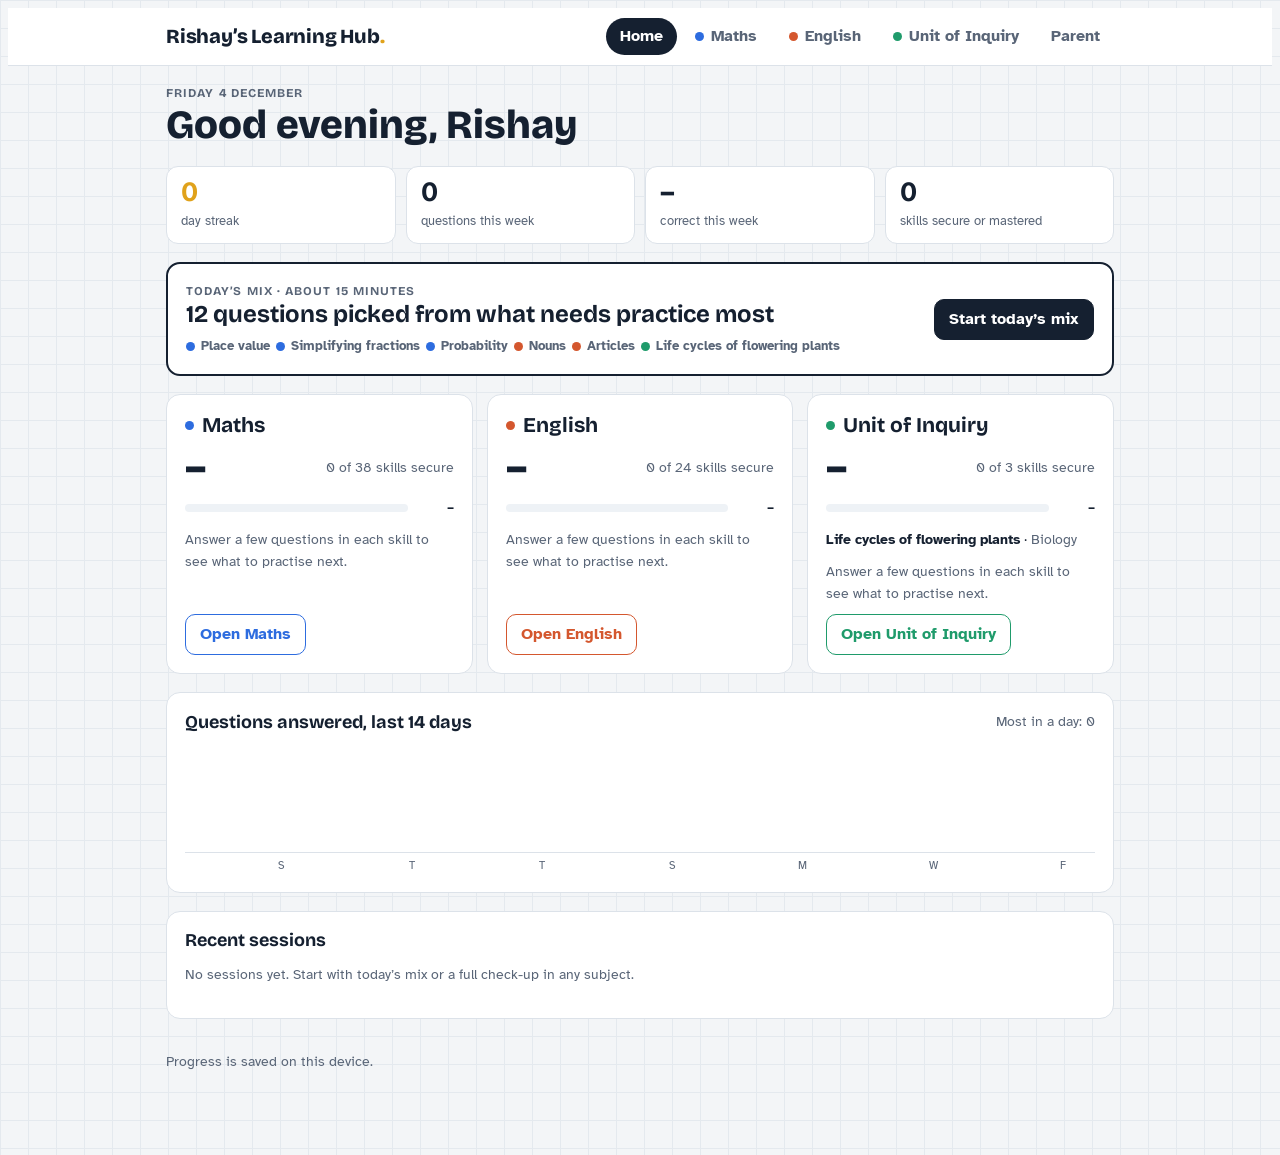
<file: rishay-hub/index.html>
<!doctype html><html><head><meta charset="utf-8"><meta name="viewport" content="width=device-width,initial-scale=1,viewport-fit=cover"></head><body><title>Rishay's Learning Hub</title>
<link rel="preconnect" href="https://fonts.googleapis.com">
<link rel="preconnect" href="https://fonts.gstatic.com" crossorigin>
<link rel="stylesheet" href="https://fonts.googleapis.com/css2?family=Bricolage+Grotesque:opsz,wght@12..96,500;12..96,700;12..96,800&family=Atkinson+Hyperlegible:ital,wght@0,400;0,700;1,400&display=swap">
<style>
/* Layout: graph-paper ground, one sticky top bar with subject tabs, a single centred column of
   cards. Subjects keep fixed identity colours (Maths blue, English coral, UOI green); status
   chips always carry an icon and a word, never colour alone. */
:root{
  --bg:#f3f5f7;
  --grid:#e4e9ee;
  --card:#ffffff;
  --ink:#152030;
  --muted:#596577;
  --line:#dce2e9;
  --soft:#eef2f6;
  --math:#2d6cdf;
  --eng:#d4572e;
  --uoi:#1f9b6b;
  --sun:#e0a21b;
  --bad:#c62828;
  --warn:#a86a00;
  --ok:#2d5fa8;
  --chart:#3b4b63;
  --font-display:"Bricolage Grotesque", "Trebuchet MS", system-ui, sans-serif;
  --font-body:"Atkinson Hyperlegible", "Segoe UI", system-ui, sans-serif;
}
@media (prefers-color-scheme: dark){
  :root:not([data-theme="light"]){
    --bg:#0f141b; --grid:#18202a; --card:#18202b; --ink:#e8edf3; --muted:#9aa6b5; --line:#2a3442; --soft:#202a37;
    --math:#5a8cf0; --eng:#d8653c; --uoi:#21996a; --sun:#f2c14e; --bad:#ef7070; --warn:#e3a740; --ok:#8db6ff; --chart:#9fb1c8;
    color-scheme:dark;
  }
}
:root[data-theme="dark"]{
  --bg:#0f141b; --grid:#18202a; --card:#18202b; --ink:#e8edf3; --muted:#9aa6b5; --line:#2a3442; --soft:#202a37;
  --math:#5a8cf0; --eng:#d8653c; --uoi:#21996a; --sun:#f2c14e; --bad:#ef7070; --warn:#e3a740; --ok:#8db6ff; --chart:#9fb1c8;
  color-scheme:dark;
}
*{box-sizing:border-box}
body{background-color:var(--bg);color:var(--ink);font-family:var(--font-body);font-size:16px;line-height:1.55;
  background-image:linear-gradient(var(--grid) 1px,transparent 1px),linear-gradient(90deg,var(--grid) 1px,transparent 1px);background-size:28px 28px}
h1,h2,h3,h4{font-family:var(--font-display);line-height:1.15;margin:0;text-wrap:balance}
button,input,select,textarea{font:inherit;color:inherit}
:focus-visible{outline:3px solid var(--math);outline-offset:2px;border-radius:6px}
.wrap{max-width:980px;margin:0 auto;padding-inline:16px;padding-block:18px 60px;display:flex;flex-direction:column;gap:18px}

/* top bar */
.top{position:sticky;top:env(safe-area-inset-top,0px);z-index:10;background:var(--card);border-bottom:1px solid var(--line)}
.top-in{max-width:980px;margin:0 auto;padding:10px 16px;display:flex;align-items:center;gap:10px 18px;flex-wrap:wrap}
.brand{font-family:var(--font-display);font-weight:800;font-size:20px;letter-spacing:-.01em;cursor:pointer;background:none;border:0;padding:0}
.brand span{color:var(--sun)}
.tabs{display:flex;gap:4px;flex-wrap:wrap;margin-left:auto}
.tab{appearance:none;border:0;background:transparent;border-radius:999px;padding:6px 14px;cursor:pointer;font-weight:700;color:var(--muted);display:flex;align-items:center;gap:7px}
.tab:hover{background:var(--soft);color:var(--ink)}
.tab[aria-current="page"]{background:var(--ink);color:var(--card)}
.dot{width:9px;height:9px;border-radius:50%;display:inline-block;flex:none}
.d-math{background:var(--math)} .d-eng{background:var(--eng)} .d-uoi{background:var(--uoi)}

/* generic */
.card{background:var(--card);border:1px solid var(--line);border-radius:14px;padding:18px}
.muted{color:var(--muted)}
.small{font-size:14px}
.eyebrow{font-family:var(--font-display);font-weight:700;font-size:12px;letter-spacing:.09em;text-transform:uppercase;color:var(--muted)}
.btn{appearance:none;border:1.5px solid var(--ink);background:transparent;border-radius:10px;padding:7px 14px;cursor:pointer;font-weight:700;white-space:nowrap}
.btn:hover:not(:disabled){background:var(--soft)}
.btn:disabled{opacity:.45;cursor:default}
.btn.solid{background:var(--ink);color:var(--card)}
.btn.solid:hover:not(:disabled){background:var(--ink);opacity:.9}
.btn.sm{padding:4px 10px;font-size:14px;border-width:1px}
.btn.math{border-color:var(--math);color:var(--math)} .btn.eng{border-color:var(--eng);color:var(--eng)} .btn.uoi{border-color:var(--uoi);color:var(--uoi)}
.btn.danger{border-color:var(--bad);color:var(--bad)}
.row{display:flex;gap:10px;align-items:center;flex-wrap:wrap}
.between{justify-content:space-between}
.grid3{display:grid;grid-template-columns:repeat(3,minmax(0,1fr));gap:14px}
.grid2{display:grid;grid-template-columns:repeat(2,minmax(0,1fr));gap:14px}
@media (max-width:760px){.grid3,.grid2{grid-template-columns:1fr}}
.tiles{display:grid;grid-template-columns:repeat(4,minmax(0,1fr));gap:10px}
@media (max-width:620px){.tiles{grid-template-columns:repeat(2,minmax(0,1fr))}}
.tile{background:var(--card);border:1px solid var(--line);border-radius:12px;padding:10px 14px}
.tile b{display:block;font-family:var(--font-display);font-size:28px;line-height:1.1;font-variant-numeric:tabular-nums}
.tile small{color:var(--muted);font-size:13px}

/* meters + chips */
.meter{display:flex;align-items:center;gap:8px;min-width:0}
.bar{flex:1;height:8px;border-radius:4px;background:var(--soft);overflow:hidden;min-width:60px}
.bar i{display:block;height:100%;border-radius:4px}
.bar.math i{background:var(--math)} .bar.eng i{background:var(--eng)} .bar.uoi i{background:var(--uoi)}
.pct{font-variant-numeric:tabular-nums;font-weight:700;font-size:14px;min-width:38px;text-align:right}
.chip{display:inline-flex;align-items:center;gap:5px;border:1px solid var(--line);border-radius:999px;padding:1px 9px;font-size:13px;font-weight:700;white-space:nowrap}
.chip.new{color:var(--muted)}
.chip.needs{color:var(--bad);border-color:var(--bad)}
.chip.learning{color:var(--warn);border-color:var(--warn)}
.chip.secure{color:var(--ok);border-color:var(--ok)}
.chip.mastered{color:var(--sun);border-color:var(--sun)}
.tag{display:inline-flex;align-items:center;gap:6px;font-size:13px;font-weight:700;color:var(--muted)}

/* home */
.hello h1{font-size:clamp(28px,5vw,40px);font-weight:800}
.mix{display:grid;grid-template-columns:minmax(0,1fr) auto;gap:14px;align-items:center;border:2px solid var(--ink)}
@media (max-width:620px){.mix{grid-template-columns:1fr}}
.mix h2{font-size:24px}
.mix .chips{display:flex;flex-wrap:wrap;gap:6px;margin-top:8px}
.subj h3{font-size:21px;display:flex;align-items:center;gap:8px}
.subj .big{font-family:var(--font-display);font-weight:800;font-size:40px;line-height:1;font-variant-numeric:tabular-nums}
.subj ul{margin:6px 0 0;padding-left:18px;font-size:14px}
.subj{display:flex;flex-direction:column;gap:10px}
.subj .row:last-child{margin-top:auto}

/* activity chart */
.chart{display:grid;grid-template-columns:repeat(14,minmax(0,1fr));gap:2px;align-items:end;height:120px;border-bottom:1px solid var(--line);padding-top:16px}
.col{position:relative;height:100%;display:flex;align-items:flex-end;justify-content:center;outline:none}
.col i{display:block;width:70%;max-width:26px;background:var(--chart);border-radius:4px 4px 0 0;min-height:0}
.col.today i{background:var(--sun)}
.col[data-tip]:hover::after,.col[data-tip]:focus::after{content:attr(data-tip);position:absolute;bottom:calc(100% + 4px);left:50%;transform:translateX(-50%);background:var(--ink);color:var(--card);font-size:12px;padding:4px 8px;border-radius:6px;white-space:nowrap;z-index:3}
.col:first-child[data-tip]:hover::after,.col:first-child[data-tip]:focus::after{left:0;transform:none}
.col:last-child[data-tip]:hover::after,.col:last-child[data-tip]:focus::after{left:auto;right:0;transform:none}
.xlab{display:grid;grid-template-columns:repeat(14,minmax(0,1fr));gap:2px;font-size:11px;color:var(--muted);text-align:center;margin-top:4px}

/* lists */
.list{display:flex;flex-direction:column}
.li{display:grid;grid-template-columns:minmax(0,1fr) minmax(120px,200px) auto auto;gap:6px 14px;align-items:center;padding:10px 0;border-top:1px solid var(--line)}
.li:first-child{border-top:0}
.li .nm{font-weight:700}
.li .ds{font-size:14px;color:var(--muted)}
@media (max-width:620px){.li{grid-template-columns:minmax(0,1fr) auto}.li>div:first-child{grid-column:1;grid-row:1}.li>.chip{grid-column:2;grid-row:1;justify-self:end}.li>.meter{grid-column:1;grid-row:2}.li>.btn{grid-column:2;grid-row:2;justify-self:end}}
.strand{display:flex;flex-direction:column;gap:4px}
.strand-h{display:flex;justify-content:space-between;align-items:center;gap:10px;flex-wrap:wrap;margin-bottom:4px}
.strand-h h3{font-size:19px}
.sess{display:grid;grid-template-columns:auto minmax(0,1fr) auto;gap:4px 12px;align-items:center;padding:8px 0;border-top:1px solid var(--line);font-size:15px}
.sess:first-child{border-top:0}
.sess .sc{font-weight:700;font-variant-numeric:tabular-nums}
.table-wrap{overflow-x:auto}
table{border-collapse:collapse;width:100%;font-size:14px}
th,td{text-align:left;padding:7px 8px;border-bottom:1px solid var(--line);white-space:nowrap}
td.wrap{white-space:normal;min-width:200px}
th{font-family:var(--font-display);font-size:13px;color:var(--muted)}
td.num{text-align:right;font-variant-numeric:tabular-nums}

/* subject header */
.shead{display:flex;justify-content:space-between;align-items:flex-end;gap:12px;flex-wrap:wrap}
.shead h1{font-size:clamp(28px,5vw,38px);display:flex;align-items:center;gap:10px}
.shead .dot{width:14px;height:14px}

/* UOI */
.units{display:grid;grid-template-columns:repeat(auto-fill,minmax(210px,1fr));gap:10px}
.unit{appearance:none;text-align:left;background:var(--card);border:1.5px solid var(--line);border-radius:12px;padding:12px;cursor:pointer;display:flex;flex-direction:column;gap:4px}
.unit[aria-pressed="true"]{border-color:var(--uoi);box-shadow:0 0 0 2px var(--uoi) inset}
.unit .th{font-size:12px;color:var(--uoi);font-weight:700;letter-spacing:.04em;text-transform:uppercase}
.unit b{font-family:var(--font-display);font-size:17px}
.central{font-family:var(--font-display);font-size:clamp(20px,3.4vw,26px);font-weight:700;line-height:1.25;margin:6px 0 4px;max-width:36ch}
.vocab{display:flex;flex-wrap:wrap;gap:6px}
.vocab span{background:var(--soft);border-radius:6px;padding:1px 8px;font-size:14px}
.concepts{display:grid;grid-template-columns:repeat(auto-fill,minmax(220px,1fr));gap:8px 18px}
.concept .q{font-size:13px;color:var(--muted)}

/* quiz */
.quiz{max-width:760px;margin:0 auto;width:100%;display:flex;flex-direction:column;gap:14px}
.qtop{display:flex;justify-content:space-between;align-items:center;gap:10px;flex-wrap:wrap}
.qprog{height:6px;border-radius:3px;background:var(--soft);overflow:hidden}
.qprog i{display:block;height:100%;background:var(--ink);transition:width .25s}
.qcard{background:var(--card);border:1px solid var(--line);border-radius:16px;padding:22px}
.qmeta{display:flex;gap:10px;align-items:center;flex-wrap:wrap;margin-bottom:10px}
.lvl{display:inline-flex;gap:3px;align-items:center;font-size:12px;color:var(--muted)}
.lvl i{width:7px;height:7px;border-radius:50%;border:1.5px solid var(--muted)}
.lvl i.on{background:var(--muted)}
.prompt{font-size:21px;line-height:1.45;margin:4px 0 16px}
.prompt .bignum{font-family:var(--font-display);font-size:30px;font-weight:700;letter-spacing:.02em;font-variant-numeric:tabular-nums}
.prompt mark{background:transparent;color:var(--math);text-decoration:underline 3px;text-underline-offset:5px;font-weight:800}
.prompt i{color:var(--eng)}
.fr{display:inline-flex;flex-direction:column;align-items:center;vertical-align:middle;line-height:1.05;margin:0 2px;font-variant-numeric:tabular-nums}
.fr sup{border-bottom:2px solid currentColor;padding:0 3px;font-size:.85em;vertical-align:baseline}
.fr sub{font-size:.85em;padding:0 3px;vertical-align:baseline}
.fr .sl{position:absolute;width:1px;height:1px;overflow:hidden;clip:rect(0 0 0 0)}
.passage{border:1px solid var(--line);border-radius:12px;padding:12px 16px;margin-bottom:14px;background:var(--soft)}
.passage summary{cursor:pointer;font-weight:700;font-family:var(--font-display)}
.passage p{margin:8px 0 0;max-width:68ch;font-size:16px}
.passage.poem p,.passage.letter p{white-space:pre-line}
.choices{display:grid;grid-template-columns:repeat(2,minmax(0,1fr));gap:10px}
@media (max-width:560px){.choices{grid-template-columns:1fr}}
.choice{appearance:none;text-align:left;border:1.5px solid var(--line);background:var(--card);border-radius:12px;padding:12px 14px;cursor:pointer;display:flex;gap:10px;align-items:flex-start;font-size:17px}
.choice .k{font-family:var(--font-display);font-weight:700;color:var(--muted);min-width:18px}
.choice:hover:not(:disabled){border-color:var(--ink)}
.choice[aria-pressed="true"]{border-color:var(--ink);background:var(--soft);font-weight:700}
.choice.right{border-color:var(--uoi);background:color-mix(in srgb,var(--uoi) 14%,var(--card))}
.choice.wrong{border-color:var(--bad);background:color-mix(in srgb,var(--bad) 12%,var(--card))}
.choice:disabled{cursor:default}
.ans{display:flex;gap:10px;align-items:center;flex-wrap:wrap}
.ans input{border:1.5px solid var(--line);border-radius:10px;padding:10px 14px;font-size:20px;width:min(280px,100%);background:var(--card);font-variant-numeric:tabular-nums}
.ans input:focus{border-color:var(--ink);outline:none}
.ans .unitlbl{font-size:18px;color:var(--muted)}
.ans textarea{width:100%;border:1.5px solid var(--line);border-radius:10px;padding:10px 12px;font-size:17px;background:var(--card);min-height:130px;resize:vertical}
.hint{font-size:14px;color:var(--muted);margin-top:6px}
.fb{margin-top:16px;border-radius:12px;padding:12px 16px;border:1.5px solid var(--line)}
.fb.good{border-color:var(--uoi)} .fb.badf{border-color:var(--bad)} .fb.part{border-color:var(--warn)}
.fb h4{font-size:18px;display:flex;align-items:center;gap:8px}
.fb .ex{margin-top:6px}
.fb .model{margin-top:8px;background:var(--soft);border-radius:8px;padding:8px 12px}
.qactions{display:flex;justify-content:space-between;gap:10px;margin-top:18px;flex-wrap:wrap}

details{border-top:1px solid var(--line);padding:8px 0}
details summary{cursor:pointer}
.bigword{font-family:var(--font-display);font-size:24px;font-weight:700;letter-spacing:.04em}
.bigword mark{background:transparent;color:var(--eng);text-decoration:underline 3px;text-underline-offset:4px}
.figwrap{overflow-x:auto;margin:4px 0 12px}
.fig line{stroke:var(--ink);stroke-width:3;stroke-linecap:round}
.fig circle{fill:var(--ink)}
.fig text{fill:var(--muted);font:11px var(--font-body)}
table.mini{width:auto;margin:6px 0 14px;font-size:16px}
table.mini th,table.mini td{border:1px solid var(--line);padding:4px 10px;text-align:center}
table.mini th{color:var(--ink);font-family:var(--font-body);font-size:15px}
table.mini .pic{text-align:left}
.pico{fill:var(--math);vertical-align:-3px;margin-right:3px}
.pico .ring{fill:none;stroke:var(--math);stroke-width:1}
.sl{position:absolute;width:1px;height:1px;overflow:hidden;clip:rect(0 0 0 0)}
.clues{margin:6px 0 0;padding-left:22px;font-size:19px}
.timer{font-family:var(--font-display);font-weight:800;font-size:20px;font-variant-numeric:tabular-nums}
.timer.low{color:var(--bad)}
.scheme{font-size:13px;color:var(--muted);font-weight:400}
/* results */
.score{font-family:var(--font-display);font-size:64px;font-weight:800;line-height:1;font-variant-numeric:tabular-nums}
.review{display:flex;flex-direction:column;gap:10px}
.rv{border:1px solid var(--line);border-radius:10px;padding:10px 14px}
.rv .p{font-weight:700}
.rv .a{font-size:14px;margin-top:4px}

/* forms */
.form{display:grid;gap:12px}
.form label{display:flex;flex-direction:column;gap:4px;font-weight:700;font-size:14px}
.form input,.form select,.form textarea{border:1.5px solid var(--line);border-radius:8px;padding:8px 10px;background:var(--card);font-weight:400;font-size:16px}
.form textarea{min-height:80px;resize:vertical}
.checks{display:flex;flex-wrap:wrap;gap:6px 14px;font-weight:400}
.checks label{flex-direction:row;align-items:center;gap:6px;font-weight:400}
.note{font-size:14px;color:var(--muted);background:var(--soft);border-radius:8px;padding:8px 12px}
.status{font-size:14px;color:var(--muted)}
.qlist{display:flex;flex-direction:column;gap:6px;max-height:420px;overflow:auto}
.qi{display:grid;grid-template-columns:minmax(0,1fr) auto;gap:8px;align-items:start;border-top:1px solid var(--line);padding-top:6px;font-size:14px}
.filters{display:flex;gap:6px;flex-wrap:wrap}
.filters button[aria-pressed="true"]{background:var(--ink);color:var(--card)}
@media (prefers-reduced-motion: reduce){*{transition:none!important}}
</style>

<header class="top">
  <div class="top-in">
    <button class="brand" type="button" data-go="home">Rishay’s Learning Hub<span>.</span></button>
    <nav class="tabs" aria-label="Sections">
      <button class="tab" type="button" data-go="home">Home</button>
      <button class="tab" type="button" data-go="math"><span class="dot d-math"></span>Maths</button>
      <button class="tab" type="button" data-go="eng"><span class="dot d-eng"></span>English</button>
      <button class="tab" type="button" data-go="uoi"><span class="dot d-uoi"></span>Unit of Inquiry</button>
      <button class="tab" type="button" data-go="parent">Parent</button>
    </nav>
  </div>
</header>
<main class="wrap" id="app"></main>

<script>
/* =========================================================
   Utilities
   ========================================================= */
const $ = s => document.querySelector(s);
const esc = s => String(s ?? "").replace(/[&<>"]/g, c => ({"&":"&amp;","<":"&lt;",">":"&gt;",'"':"&quot;"}[c]));
const ri = (a,b) => a + Math.floor(Math.random()*(b-a+1));
const pick = a => a[Math.floor(Math.random()*a.length)];
const shuffle = a => { a = a.slice(); for (let i=a.length-1;i>0;i--){const j=Math.floor(Math.random()*(i+1));[a[i],a[j]]=[a[j],a[i]]} return a; };
const gcd = (a,b) => { a=Math.abs(a); b=Math.abs(b); while(b){[a,b]=[b,a%b]} return a; };
const lcm = (a,b) => a/gcd(a,b)*b;
const fmt = n => Number(n).toLocaleString("en-US", {maximumFractionDigits: 6});
const round6 = x => Math.round(x*1e6)/1e6;
const frac = (n,d) => `<span class="fr"><sup>${n}</sup><span class="sl">/</span><sub>${d}</sub></span>`;
const mixed = (w,n,d) => w ? (n ? `${w}${frac(n,d)}` : `${w}`) : frac(n,d);
function simp(n,d){ const g=gcd(n,d)||1; return [n/g, d/g]; }
function fracText(n,d){ if (d===1) return String(n); if (n>d){ const w=Math.floor(n/d), r=n%d; return r ? `${frac(n,d)} = ${mixed(w,r,d)}` : String(w); } return frac(n,d); }
const todayKey = () => { const d=new Date(); return d.getFullYear()+"-"+String(d.getMonth()+1).padStart(2,"0")+"-"+String(d.getDate()).padStart(2,"0"); };
const dayKey = t => { const d=new Date(t); return d.getFullYear()+"-"+String(d.getMonth()+1).padStart(2,"0")+"-"+String(d.getDate()).padStart(2,"0"); };
const addDays = (k,n) => { const [y,m,d]=k.split("-").map(Number); return dayKey(new Date(y,m-1,d+n)); };
const PLACES = ["ones","tens","hundreds","thousands","ten thousands","hundred thousands","millions","ten millions"];
function stripHtml(h){ const d=document.createElement("div"); d.innerHTML=h; return d.textContent.replace(/\s+/g," ").trim(); }
function uid(){ return Date.now().toString(36) + Math.random().toString(36).slice(2,7); }

/* =========================================================
   Maths: question generators (level 1–3)
   Each returns {type, prompt (html), ans, show (html of correct answer), ex (worked explanation), ...}
   ========================================================= */
function Q(type, prompt, ans, show, ex, extra={}){ return {type, prompt, ans, show, ex, ...extra}; }
function mcq(prompt, opts, correctIdx, ex){ const order = shuffle(opts.map((_,i)=>i)); return {type:"mcq", prompt, opts:order.map(i=>opts[i]), ans:order.indexOf(correctIdx), show:opts[correctIdx], ex}; }
function factorsOf(n){ const f=[]; for(let i=1;i<=n;i++) if(n%i===0) f.push(i); return f; }
const isPrime = n => n>1 && factorsOf(n).length===2;
const UNITS_ = {cm2:"cm²", cm3:"cm³"};

const MATH = [
 {id:"m.pv", strand:"Number sense", name:"Place value", desc:"Value of a digit in numbers up to ten millions", gen(l){
   const len=[6,7,8][l-1]; const ds=Array.from({length:len},(_,i)=> i===0?ri(1,9):ri(0,9));
   const pos=ri(0,len-1); if(ds[pos]===0) ds[pos]=ri(1,9);
   const place=len-1-pos, d=ds[pos], ans=d*10**place;
   let s=""; ds.forEach((x,i)=>{ s += i===pos?`<mark>${x}</mark>`:x; if((len-1-i)%3===0 && i<len-1) s+=","; });
   return Q("num", `What is the value of the underlined digit in<br><span class="bignum">${s}</span>?`, ans, fmt(ans),
     `The ${d} is in the <b>${PLACES[place]}</b> place, so its value is ${d} × ${fmt(10**place)} = <b>${fmt(ans)}</b>.`);
 }},
 {id:"m.round", strand:"Number sense", name:"Rounding", desc:"Round to the nearest 10, 100, 1,000 or 10,000", gen(l){
   const to = l===1 ? pick([10,100]) : l===2 ? pick([100,1000]) : pick([1000,10000]);
   const N = ri(l===1?1000:10000, l===1?99999:l===2?999999:9999999);
   const ans = Math.round(N/to)*to, nd = Math.floor(N/(to/10))%10;
   return Q("num", `Round <span class="bignum">${fmt(N)}</span> to the nearest <b>${fmt(to)}</b>.`, ans, fmt(ans),
     `Look at the digit just to the right of the ${PLACES[Math.log10(to)]} place. It is <b>${nd}</b>, which is ${nd>=5?"5 or more, so round <b>up</b>":"less than 5, so round <b>down</b>"}. ${fmt(N)} → <b>${fmt(ans)}</b>.`);
 }},
 {id:"m.negative", strand:"Number sense", name:"Negative numbers", desc:"Temperature changes and differences across zero", gen(l){
   if(l===1){ const t=ri(-8,-1), r=ri(-t+1,15), a=t+r; return Q("num",`The temperature in Shimla is <b>${t}°C</b> at dawn. By noon it rises by <b>${r}°</b>. What is the temperature at noon?`,a,`${a}°C`,`Start at ${t} and count ${r} up the number line: ${-t} steps take you to 0, then ${r+t} more → <b>${a}°C</b>.`,{unit:"°C"}); }
   if(l===2){ const t=ri(-3,10), f=ri(t+1,t+12), a=t-f; return Q("num",`It is <b>${t}°C</b> in Manali. At night the temperature falls by <b>${f}°</b>. What is the new temperature?`,a,`${a}°C`,`${t} − ${f}: ${t>0?`${t} steps take you down to 0, then ${f-t} more below zero`:`count ${f} steps down`} → <b>${a}°C</b>.`,{unit:"°C"}); }
   const t1=ri(-15,-2), t2=ri(3,30), a=t2-t1; return Q("num",`In Leh it is <b>${t1}°C</b> and in Pune it is <b>${t2}°C</b>. How many degrees warmer is Pune?`,a,`${a}°`,`From ${t1} up to 0 is ${-t1} degrees, and from 0 up to ${t2} is ${t2} degrees. ${-t1} + ${t2} = <b>${a}</b>.`,{unit:"degrees"});
 }},
 {id:"m.decorder", strand:"Number sense", name:"Comparing decimals", desc:"Order decimals with different numbers of places", gen(l){
   let vals;
   for(let tries=0;tries<50;tries++){
     const a=ri(1,8), b=ri(1,9), w=l===1?0:ri(1,9);
     const c = l===1 ? [`0.${a}`,`0.${a}${b}`,`0.${b}`,`0.0${a}`] : l===2 ? [`${w}.${a}`,`${w}.${a}${b}`,`${w}.${b}${a}`,`${w}.0${b}`] : [`${w}.${a}0${b}`,`${w}.${a}${b}`,`${w}.0${a}${b}`,`${w}.${a}`];
     if(new Set(c.map(Number)).size===4){ vals=c; break; }
   }
   const big=Math.random()<.5, nums=vals.map(Number), target=big?Math.max(...nums):Math.min(...nums);
   const dp=Math.max(...vals.map(v=>v.split(".")[1].length));
   const padded=vals.map(v=>{const [w,f]=v.split(".");return `${w}.${f.padEnd(dp,"0")}`}).sort((x,y)=>Number(x)-Number(y));
   return mcq(`Which number is the <b>${big?"greatest":"smallest"}</b>?`, vals, nums.indexOf(target),
     `Write them all with ${dp} decimal places and compare digit by digit: ${padded.join(" &lt; ")}. So the ${big?"greatest":"smallest"} is <b>${vals[nums.indexOf(target)]}</b>.`);
 }},
 {id:"m.mult", strand:"Operations", name:"Multiplication", desc:"3-digit × 1-digit up to 3-digit × 2-digit", gen(l){
   const a = l===1?ri(100,999):l===2?ri(12,99):ri(120,999), b = l===1?ri(3,9):ri(12,99), ans=a*b;
   const ex = b>=10 ? `${a} × ${b} = ${a} × ${Math.floor(b/10)*10} + ${a} × ${b%10} = ${fmt(a*Math.floor(b/10)*10)} + ${fmt(a*(b%10))} = <b>${fmt(ans)}</b>.`
     : `Split ${a}: ${Math.floor(a/100)*100} × ${b} + ${a%100} × ${b} = ${fmt(Math.floor(a/100)*100*b)} + ${fmt((a%100)*b)} = <b>${fmt(ans)}</b>.`;
   return Q("num", `<span class="bignum">${a} × ${b}</span> = ?`, ans, fmt(ans), ex);
 }},
 {id:"m.div", strand:"Operations", name:"Division with remainders", desc:"Long division, including remainders", gen(l){
   const d = l===1?ri(2,9):l===2?ri(3,9):ri(11,25), q = l===1?ri(12,99):l===2?ri(100,999):ri(20,99), r = l===1?0:ri(0,d-1), N=d*q+r;
   return Q("qr", `<span class="bignum">${fmt(N)} ÷ ${d}</span> = ?`, {q,r}, r?`${q} r ${r}`:`${q}`,
     `${d} × ${q} = ${fmt(d*q)}${r?`, and ${fmt(N)} − ${fmt(d*q)} = ${r} left over`:""}. So the answer is <b>${q}${r?` r ${r}`:""}</b>.`, {hint:"If there is a remainder, write it like 23 r 4."});
 }},
 {id:"m.bodmas", strand:"Operations", name:"Order of operations", desc:"Brackets, then × and ÷, then + and −", gen(l){
   if(l===1){ const a=ri(2,20),b=ri(2,9),c=ri(2,9),ans=a+b*c; return Q("num",`<span class="bignum">${a} + ${b} × ${c}</span> = ?`,ans,ans,`Multiply first: ${b} × ${c} = ${b*c}. Then ${a} + ${b*c} = <b>${ans}</b>.`); }
   if(l===2){ const a=ri(2,12),b=ri(2,12),c=ri(2,9),d=ri(1,(a+b)*c-1),ans=(a+b)*c-d; return Q("num",`<span class="bignum">(${a} + ${b}) × ${c} − ${d}</span> = ?`,ans,ans,`Brackets first: ${a} + ${b} = ${a+b}. Then ${a+b} × ${c} = ${(a+b)*c}. Then ${(a+b)*c} − ${d} = <b>${ans}</b>.`); }
   const d=ri(2,6),k=ri(2,6),c=ri(1,9),b=c+d*k,a=ri(2,9),e=ri(1,20),ans=a*k+e;
   return Q("num",`<span class="bignum">${a} × (${b} − ${c}) ÷ ${d} + ${e}</span> = ?`,ans,ans,`Brackets: ${b} − ${c} = ${b-c}. Then left to right: ${a} × ${b-c} = ${a*(b-c)}, ÷ ${d} = ${a*k}. Finally + ${e} = <b>${ans}</b>.`);
 }},
 {id:"m.factors", strand:"Operations", name:"Factors, HCF and LCM", desc:"Factors, highest common factor, lowest common multiple", gen(l){
   if(l===1){ const N=pick([24,36,48,60,72,84,90,96]); const fs=factorsOf(N).filter(f=>f>2&&f<N/2+1); const f=pick(fs);
     const non=shuffle(Array.from({length:N},(_,i)=>i+3).filter(x=>N%x!==0&&x<N)).slice(0,3);
     return mcq(`Which of these is a <b>factor</b> of ${N}?`,[f,...non].map(String),0,`${N} ÷ ${f} = ${N/f} exactly, so ${f} is a factor. The others leave a remainder.`); }
   if(l===2){ const h=ri(2,12); let x,y; do{x=ri(1,7);y=ri(2,8)}while(x===y||gcd(x,y)!==1); const a=h*x,b=h*y;
     return Q("num",`What is the <b>highest common factor</b> (HCF) of ${a} and ${b}?`,h,h,`Factors of ${a}: ${factorsOf(a).join(", ")}.<br>Factors of ${b}: ${factorsOf(b).join(", ")}.<br>The highest number in both lists is <b>${h}</b>.`); }
   let a,b; do{a=ri(4,15);b=ri(4,15)}while(a===b); const L=lcm(a,b); const ma=[],mb=[]; for(let i=1;a*i<=L;i++) ma.push(a*i); for(let i=1;b*i<=L;i++) mb.push(b*i);
   return Q("num",`Bus A leaves the stop every <b>${a} minutes</b> and bus B every <b>${b} minutes</b>. Both leave together at 8:00. After how many minutes will they next leave together?`,L,`${L} minutes`,`We need the lowest common multiple of ${a} and ${b}.<br>Multiples of ${a}: ${ma.join(", ")}.<br>Multiples of ${b}: ${mb.join(", ")}.<br>The first number in both lists is <b>${L}</b>.`,{unit:"minutes"});
 }},
 {id:"m.prime", strand:"Operations", name:"Prime numbers", desc:"Recognise primes and composites", gen(l){
   const hi=l===1?30:l===2?60:100, lo=l===3?30:2;
   const pr=[], co=[]; for(let n=lo;n<=hi;n++){ (isPrime(n)?pr:co).push(n); }
   const oddCo = co.filter(n=>n%2===1 && n%5!==0);
   const notQ = Math.random()<.35;
   if(!notQ){ const p=pick(pr), cs=shuffle(l===1?co:oddCo.length>=3?oddCo:co).slice(0,3);
     return mcq(`Which of these numbers is <b>prime</b>?`,[p,...cs].map(String),0,`${p} has exactly two factors, 1 and ${p}. ${cs.map(c=>{const f=factorsOf(c)[1];return `${c} = ${f} × ${c/f}`}).join("; ")}.`); }
   const c=pick(l===1?co:oddCo.length?oddCo:co), ps=shuffle(pr).slice(0,3), f=factorsOf(c)[1];
   return mcq(`Which of these numbers is <b>not</b> prime?`,[c,...ps].map(String),0,`${c} = ${f} × ${c/f}, so it has more than two factors. ${ps.join(", ")} are all prime.`);
 }},
 {id:"m.money", strand:"Operations", name:"Money word problems", desc:"Multi-step problems with rupees", gen(l){
   if(l===1){ const a=ri(25,180), b=ri(15,95), ans=a+b; return Q("num",`Rishay buys a storybook for <b>₹${a}</b> and a set of colour pencils for <b>₹${b}</b>. How much does he spend altogether?`,ans,`₹${ans}`,`₹${a} + ₹${b} = <b>₹${ans}</b>.`,{unit:"₹",pre:true}); }
   if(l===2){ const n=ri(3,6), p=ri(28,65), g=ri(40,120), tot=n*p+g, pay=tot<=500?500:1000, ans=pay-tot;
     return Q("num",`Rishay buys <b>${n} notebooks</b> at <b>₹${p}</b> each and a geometry box for <b>₹${g}</b>. He pays with a <b>₹${pay}</b> note. How much change does he get?`,ans,`₹${ans}`,`Notebooks: ${n} × ₹${p} = ₹${n*p}. Total: ₹${n*p} + ₹${g} = ₹${tot}. Change: ₹${pay} − ₹${tot} = <b>₹${ans}</b>.`,{unit:"₹",pre:true}); }
   if(Math.random()<.5){ const price=ri(16,60)*100, pct=pick([10,20,25,50]), ans=price*(100-pct)/100;
     return Q("num",`A bicycle costs <b>₹${fmt(price)}</b>. In a sale it is <b>${pct}% off</b>. What is the sale price?`,ans,`₹${fmt(ans)}`,`${pct}% of ₹${fmt(price)} = ₹${fmt(price*pct/100)}. Sale price: ₹${fmt(price)} − ₹${fmt(price*pct/100)} = <b>₹${fmt(ans)}</b>.`,{unit:"₹",pre:true}); }
   const c=ri(12,30)*10, k=ri(3,5), s=ri(24,32), tot=c*k*s, B=Math.floor(tot*ri(60,90)/100/1000)*1000, ans=tot-B;
   return Q("num",`A school trip costs <b>₹${c}</b> per student. <b>${k} classes</b> of <b>${s} students</b> are going. The school has <b>₹${fmt(B)}</b> in its trip fund. How much more money is needed?`,ans,`₹${fmt(ans)}`,`Students: ${k} × ${s} = ${k*s}. Cost: ${k*s} × ₹${c} = ₹${fmt(tot)}. More needed: ₹${fmt(tot)} − ₹${fmt(B)} = <b>₹${fmt(ans)}</b>.`,{unit:"₹",pre:true});
 }},
 {id:"m.fequiv", strand:"Fractions, decimals and percentages", name:"Equivalent fractions", desc:"Find the missing number in equal fractions", gen(l){
   let a,b; do{b=ri(2,12);a=ri(1,b-1)}while(gcd(a,b)!==1); const m=ri(2,l===1?5:12);
   if(l<3) return Q("num",`Fill in the missing number: ${frac(a,b)} = ${frac("?",b*m)}`,a*m,a*m,`${b} × ${m} = ${b*m}, so multiply the top by ${m} too: ${a} × ${m} = <b>${a*m}</b>.`);
   return Q("num",`Fill in the missing number: ${frac(a,b)} = ${frac(a*m,"?")}`,b*m,b*m,`${a} × ${m} = ${a*m}, so multiply the bottom by ${m} too: ${b} × ${m} = <b>${b*m}</b>.`);
 }},
 {id:"m.fsimp", strand:"Fractions, decimals and percentages", name:"Simplifying fractions", desc:"Write fractions in their simplest form", gen(l){
   let a,b; do{b=ri(2,l===3?9:12);a=l===3?ri(b+1,3*b):ri(1,b-1)}while(gcd(a,b)!==1); const m=ri(2,l===1?4:l===2?8:12);
   return Q("frac",`Write ${frac(a*m,b*m)} in its <b>simplest form</b>.`,[a,b],fracText(a,b),`The highest common factor of ${a*m} and ${b*m} is ${m}. ${a*m} ÷ ${m} = ${a} and ${b*m} ÷ ${m} = ${b}, so the answer is <b>${fracText(a,b)}</b>.`,{form:"simplest",hint:"Type a fraction like 3/4 or a mixed number like 1 1/2."});
 }},
 {id:"m.fadd", strand:"Fractions, decimals and percentages", name:"Adding and subtracting fractions", desc:"Same, related and different denominators", gen(l){
   let d1,d2,a,b,op;
   for(let t=0;t<100;t++){
     if(l===1){ d1=d2=ri(5,12); } else if(l===2){ d1=ri(2,6); d2=d1*ri(2,3); if(Math.random()<.5)[d1,d2]=[d2,d1]; } else { d1=ri(2,9); do{d2=ri(2,9)}while(d2===d1); }
     a=ri(1,d1-1); b=ri(1,d2-1); op=Math.random()<.5?"+":"−";
     if(op==="−" && a/d1<=b/d2) continue; break;
   }
   const L=lcm(d1,d2), A=a*L/d1, B=b*L/d2, N=op==="+"?A+B:A-B, [n,d]=simp(N,L);
   return Q("frac",`${frac(a,d1)} ${op} ${frac(b,d2)} = ?<div class="hint">Give your answer in its simplest form.</div>`,[n,d],fracText(n,d),
     `${d1===d2?`The denominators are the same, so ${op==="+"?"add":"subtract"} the numerators: `:`Use the common denominator ${L}: ${frac(a,d1)} = ${frac(A,L)} and ${frac(b,d2)} = ${frac(B,L)}. `}${A} ${op} ${B} = ${N}, giving ${frac(N,L)}${(n!==N)?` = ${frac(n,d)}`:""}${n>d?` = ${mixed(Math.floor(n/d),n%d,d)}`:""}.`,{form:"simplest",hint:"Type a fraction like 5/6 or a mixed number like 1 1/4."});
 }},
 {id:"m.fof", strand:"Fractions, decimals and percentages", name:"Fraction of an amount", desc:"Find 3/4 of 48 and similar", gen(l){
   const d=pick([2,3,4,5,6,8,10]); let n; do{n=ri(1,d-1)}while(gcd(n,d)!==1); const q=d*ri(2,l===1?10:l===2?25:60), ans=n*q/d;
   const ctx = l===3 ? `Rishay’s family drove <b>${q} km</b> to Goa. ${frac(n,d)} of the journey was on the highway. How many kilometres was that?` : `What is ${frac(n,d)} of <b>${q}</b>?`;
   return Q("num",ctx,ans,fmt(ans),`Find one part first: ${q} ÷ ${d} = ${q/d}. Then take ${n} part${n>1?"s":""}: ${q/d} × ${n} = <b>${ans}</b>.`,l===3?{unit:"km"}:{});
 }},
 {id:"m.mixed", strand:"Fractions, decimals and percentages", name:"Mixed numbers and improper fractions", desc:"Convert between the two forms", gen(l){
   const w=ri(1,l===1?5:9), d=ri(2,9); let n; do{n=ri(1,d-1)}while(gcd(n,d)!==1);
   if(l===1) return Q("frac",`Write ${mixed(w,n,d)} as an <b>improper fraction</b>.`,[w*d+n,d],frac(w*d+n,d),`${w} × ${d} = ${w*d}, plus ${n} = ${w*d+n}. Keep the denominator: <b>${frac(w*d+n,d)}</b>.`,{form:"improper",hint:"Type it like 7/3."});
   return Q("frac",`Write ${frac(w*d+n,d)} as a <b>mixed number</b>.`,[w*d+n,d],mixed(w,n,d),`${w*d+n} ÷ ${d} = ${w} remainder ${n}, so it is <b>${w} and ${n}/${d}</b>.`,{form:"mixed",hint:"Type it like 2 1/3 (whole number, space, fraction)."});
 }},
 {id:"m.decops", strand:"Fractions, decimals and percentages", name:"Decimal calculations", desc:"Add, subtract, ×/÷ by 10, 100 and 1,000", gen(l){
   if(l===1){ const a=ri(10,999)/10, b=ri(10,999)/10, ans=round6(a+b); return Q("num",`<span class="bignum">${a.toFixed(1)} + ${b.toFixed(1)}</span> = ?`,ans,ans.toFixed(1),`Line up the decimal points and add as usual: ${a.toFixed(1)} + ${b.toFixed(1)} = <b>${ans.toFixed(1)}</b>.`); }
   if(l===2){ const A=ri(500,9999), B=ri(100,A-1), ans=round6((A-B)/100); return Q("num",`<span class="bignum">${(A/100).toFixed(2)} − ${(B/100).toFixed(2)}</span> = ?`,ans,ans.toFixed(2),`Line up the decimal points and subtract (exchange where needed): ${(A/100).toFixed(2)} − ${(B/100).toFixed(2)} = <b>${ans.toFixed(2)}</b>.`); }
   const f=pick([10,100,1000]), mul=Math.random()<.5, x=mul?ri(1,9999)/1000:ri(1,9999)/10, ans=round6(mul?x*f:x/f), k=Math.log10(f);
   return Q("num",`<span class="bignum">${fmt(x)} ${mul?"×":"÷"} ${fmt(f)}</span> = ?`,ans,fmt(ans),`${mul?"Multiplying":"Dividing"} by ${fmt(f)} moves every digit ${k} place${k>1?"s":""} to the ${mul?"left":"right"}: <b>${fmt(ans)}</b>.`);
 }},
 {id:"m.fdp", strand:"Fractions, decimals and percentages", name:"Fractions, decimals and percentages", desc:"Convert between forms; percentage of an amount", gen(l){
   if(l===1){ const [n,d]=pick([[1,2],[1,4],[3,4],[1,5],[2,5],[3,5],[3,10],[7,10],[9,10]]), ans=n/d; return Q("num",`Write ${frac(n,d)} as a <b>decimal</b>.`,ans,String(ans),`${frac(n,d)} = ${frac(n*(100/d),100)} = <b>${ans}</b>.`); }
   if(l===2){ const [n,d]=pick([[1,4],[3,4],[2,5],[3,20],[7,25],[9,50],[1,2],[1,5],[7,20],[11,25]]), ans=n*100/d; return Q("num",`Write ${frac(n,d)} as a <b>percentage</b>.`,ans,`${ans}%`,`Make the denominator 100: ${frac(n,d)} = ${frac(ans,100)} = <b>${ans}%</b>.`,{unit:"%"}); }
   const p=pick([5,10,15,20,25,30,50,75]), A=ri(2,30)*20, ans=p*A/100;
   return Q("num",`What is <b>${p}%</b> of <b>${A}</b>?`,ans,fmt(ans),`${p}% means ${p} out of 100. 1% of ${A} is ${A/100}, so ${p}% is ${A/100} × ${p} = <b>${fmt(ans)}</b>.`);
 }},
 {id:"m.convert", strand:"Measurement", name:"Converting units", desc:"Length, mass and capacity", gen(l){
   const U=[["km","m",1000],["m","cm",100],["cm","mm",10],["kg","g",1000],["L","mL",1000]];
   const [big,sm,f]=pick(U);
   if(l===1){ const x=ri(2,15), ans=x*f; return Q("num",`<span class="bignum">${x} ${big}</span> = ? ${sm}`,ans,`${fmt(ans)} ${sm}`,`1 ${big} = ${fmt(f)} ${sm}, so ${x} × ${fmt(f)} = <b>${fmt(ans)} ${sm}</b>.`,{unit:sm}); }
   if(l===2){ if(Math.random()<.5){ const xv=f===10?ri(11,99)/10:ri(5,39)/4, ans=round6(xv*f); return Q("num",`<span class="bignum">${fmt(xv)} ${big}</span> = ? ${sm}`,ans,`${fmt(ans)} ${sm}`,`1 ${big} = ${fmt(f)} ${sm}, so ${fmt(xv)} × ${fmt(f)} = <b>${fmt(ans)} ${sm}</b>.`,{unit:sm}); }
     const y=ri(11,99)*(f/10), ans=round6(y/f); return Q("num",`<span class="bignum">${fmt(y)} ${sm}</span> = ? ${big}`,ans,`${fmt(ans)} ${big}`,`${fmt(f)} ${sm} = 1 ${big}, so ${fmt(y)} ÷ ${fmt(f)} = <b>${fmt(ans)} ${big}</b>.`,{unit:big}); }
   const a=ri(2,9), b=ri(1,f-1), ans=a*f+b; return Q("num",`<span class="bignum">${a} ${big} ${b} ${sm}</span> = ? ${sm}`,ans,`${fmt(ans)} ${sm}`,`${a} ${big} = ${fmt(a*f)} ${sm}. Add ${b} ${sm}: ${fmt(a*f)} + ${b} = <b>${fmt(ans)} ${sm}</b>.`,{unit:sm});
 }},
 {id:"m.area", strand:"Measurement", name:"Perimeter and area", desc:"Rectangles, missing sides, triangles, compound shapes", gen(l){
   if(l===1){ const a=ri(3,15), b=ri(2,12); if(Math.random()<.5) return Q("num",`A rectangle is <b>${a} cm</b> long and <b>${b} cm</b> wide. What is its <b>area</b>?`,a*b,`${a*b} cm²`,`Area = length × width = ${a} × ${b} = <b>${a*b} cm²</b>.`,{unit:"cm²"});
     return Q("num",`A rectangle is <b>${a} cm</b> long and <b>${b} cm</b> wide. What is its <b>perimeter</b>?`,2*(a+b),`${2*(a+b)} cm`,`Perimeter = 2 × (length + width) = 2 × (${a} + ${b}) = <b>${2*(a+b)} cm</b>.`,{unit:"cm"}); }
   if(l===2){ const a=ri(4,15), b=ri(3,12); if(Math.random()<.5) return Q("num",`A rectangular garden has an area of <b>${a*b} m²</b>. One side is <b>${a} m</b>. How long is the other side?`,b,`${b} m`,`Area = length × width, so width = ${a*b} ÷ ${a} = <b>${b} m</b>.`,{unit:"m"});
     return Q("num",`A rectangle has a perimeter of <b>${2*(a+b)} cm</b>. Its length is <b>${a} cm</b>. What is its width?`,b,`${b} cm`,`Half the perimeter is ${a+b} cm (one length + one width). ${a+b} − ${a} = <b>${b} cm</b>.`,{unit:"cm"}); }
   if(Math.random()<.5){ const bse=ri(3,12)*2, h=ri(3,14); return Q("num",`A triangle has a base of <b>${bse} cm</b> and a height of <b>${h} cm</b>. What is its area?`,bse*h/2,`${bse*h/2} cm²`,`Area of a triangle = ½ × base × height = ½ × ${bse} × ${h} = <b>${bse*h/2} cm²</b>.`,{unit:"cm²"}); }
   const a=ri(6,12), b=ri(2,4), c=ri(2,5), d=ri(3,7), ans=a*b+c*d;
   return Q("num",`An L-shaped room is made of two rectangles that do not overlap: one is <b>${a} m × ${b} m</b> and the other is <b>${c} m × ${d} m</b>. What is the total floor area?`,ans,`${ans} m²`,`${a} × ${b} = ${a*b} m² and ${c} × ${d} = ${c*d} m². Total: ${a*b} + ${c*d} = <b>${ans} m²</b>.`,{unit:"m²"});
 }},
 {id:"m.volume", strand:"Measurement", name:"Volume", desc:"Cuboids and cubes", gen(l){
   if(l===1){ const a=ri(2,10),b=ri(2,8),c=ri(2,6); return Q("num",`A box is <b>${a} cm</b> long, <b>${b} cm</b> wide and <b>${c} cm</b> high. What is its volume?`,a*b*c,`${a*b*c} cm³`,`Volume = length × width × height = ${a} × ${b} × ${c} = <b>${a*b*c} cm³</b>.`,{unit:"cm³"}); }
   if(l===2){ const s=ri(2,12); return Q("num",`What is the volume of a cube with edges <b>${s} cm</b> long?`,s**3,`${s**3} cm³`,`${s} × ${s} × ${s} = <b>${s**3} cm³</b>.`,{unit:"cm³"}); }
   const a=ri(3,12),b=ri(2,10),c=ri(2,9),V=a*b*c; return Q("num",`A fish tank has a volume of <b>${V} cm³</b>. It is <b>${a} cm</b> long and <b>${b} cm</b> wide. How high is it?`,c,`${c} cm`,`Area of the base: ${a} × ${b} = ${a*b} cm². Height = ${V} ÷ ${a*b} = <b>${c} cm</b>.`,{unit:"cm"});
 }},
 {id:"m.time", strand:"Measurement", name:"Time and 24-hour clock", desc:"Durations, end times, 12 ↔ 24-hour", gen(l){
   const t2s = m => `${String(Math.floor(m/60)%24).padStart(2,"0")}:${String(m%60).padStart(2,"0")}`;
   if(l===1){ const s=ri(7*12,20*12)*5, dur=ri(4,22)*5; return Q("num",`A film starts at <b>${t2s(s)}</b> and ends at <b>${t2s(s+dur)}</b>. How many minutes long is it?`,dur,`${dur} minutes`,`From ${t2s(s)} to ${t2s(s+dur)}: count on to the next hour, then the rest. Total = <b>${dur} minutes</b>.`,{unit:"minutes"}); }
   if(l===2){ const s=ri(6*12,18*12)*5, dur=ri(9,40)*5, e=s+dur; return Q("time",`A train leaves Mumbai at <b>${t2s(s)}</b>. The journey takes <b>${Math.floor(dur/60)} h ${dur%60} min</b>. At what time does it arrive? (24-hour clock)`,e%1440,t2s(e),`${t2s(s)} + ${Math.floor(dur/60)} h = ${t2s(s+Math.floor(dur/60)*60)}, then + ${dur%60} min = <b>${t2s(e)}</b>.`,{hint:"Type the time like 14:35."}); }
   if(Math.random()<.5){ const h=ri(1,11), m=ri(0,11)*5, pm=Math.random()<.6, h24=(h%12)+(pm?12:0); return Q("time",`Write <b>${h}:${String(m).padStart(2,"0")} ${pm?"pm":"am"}</b> in 24-hour time.`,h24*60+m,`${String(h24).padStart(2,"0")}:${String(m).padStart(2,"0")}`,`${pm?`For pm times add 12 to the hour: ${h} + 12 = ${h24}`:`am times keep the same hour, with a 0 in front if needed`}. So it is <b>${String(h24).padStart(2,"0")}:${String(m).padStart(2,"0")}</b>.`,{hint:"Type the time like 19:35."}); }
   const s=ri(21*12,23*12+6)*5, dur=ri(24,60)*5; return Q("num",`A flight leaves Delhi at <b>${t2s(s)}</b> and lands at <b>${t2s(s+dur)}</b> the next morning. How many minutes long is the flight?`,dur,`${dur} minutes`,`From ${t2s(s)} to midnight is ${1440-s} min. From midnight to ${t2s(s+dur)} is ${(s+dur)-1440} min. Total: <b>${dur} minutes</b>.`,{unit:"minutes"});
 }},
 {id:"m.angles", strand:"Shape and space", name:"Angles", desc:"Types of angle, angles on a line, in a triangle", gen(l){
   if(l===1){ const kinds=[["Acute",ri(10,85)],["Right",90],["Obtuse",ri(95,175)],["Reflex",ri(190,350)]]; const [k,a]=pick(kinds);
     return mcq(`What type of angle measures <b>${a}°</b>?`,["Acute","Right","Obtuse","Reflex"],["Acute","Right","Obtuse","Reflex"].indexOf(k),`Acute: less than 90°. Right: exactly 90°. Obtuse: between 90° and 180°. Reflex: between 180° and 360°. So ${a}° is <b>${k.toLowerCase()}</b>.`); }
   if(l===2){ if(Math.random()<.5){ const a=ri(20,160); return Q("num",`Two angles sit on a straight line. One is <b>${a}°</b>. What is the other?`,180-a,`${180-a}°`,`Angles on a straight line add up to 180°. 180 − ${a} = <b>${180-a}°</b>.`,{unit:"°"}); }
     const a=ri(40,150), b=ri(40,150); return Q("num",`Three angles meet at a point. Two of them are <b>${a}°</b> and <b>${b}°</b>. What is the third?`,360-a-b,`${360-a-b}°`,`Angles around a point add up to 360°. 360 − ${a} − ${b} = <b>${360-a-b}°</b>.`,{unit:"°"}); }
   if(Math.random()<.5){ const a=ri(25,100), b=ri(20,150-a); return Q("num",`Two angles of a triangle are <b>${a}°</b> and <b>${b}°</b>. What is the third angle?`,180-a-b,`${180-a-b}°`,`Angles in a triangle add up to 180°. 180 − ${a} − ${b} = <b>${180-a-b}°</b>.`,{unit:"°"}); }
   const apex=ri(10,70)*2; return Q("num",`An isosceles triangle has a top angle of <b>${apex}°</b>. The other two angles are equal. What is each of them?`,(180-apex)/2,`${(180-apex)/2}°`,`180 − ${apex} = ${180-apex}. The two equal angles share this: ${180-apex} ÷ 2 = <b>${(180-apex)/2}°</b>.`,{unit:"°"});
 }},
 {id:"m.solids", strand:"Shape and space", name:"3D shapes", desc:"Faces, edges, vertices; Euler’s rule", gen(l){
   const S=[["cube",6,12,8],["cuboid",6,12,8],["triangular prism",5,9,6],["square-based pyramid",5,8,5],["triangular pyramid",4,6,4],["pentagonal prism",7,15,10],["hexagonal prism",8,18,12],["pentagonal pyramid",6,10,6]];
   const s=pick(l===1?S.slice(0,5):S);
   if(l<3){ const k=ri(0,2), nm=["faces","edges","vertices"][k], v=s[k+1]; return Q("num",`How many <b>${nm}</b> does a <b>${s[0]}</b> have?`,v,v,`A ${s[0]} has ${s[1]} faces, ${s[2]} edges and ${s[3]} vertices (corners).`); }
   return Q("num",`A solid shape has <b>${s[1]} faces</b> and <b>${s[3]} vertices</b>. How many edges does it have?`,s[2],s[2],`Euler’s rule: faces + vertices − edges = 2. So edges = ${s[1]} + ${s[3]} − 2 = <b>${s[2]}</b>. (It could be a ${s[0]}.)`);
 }},
 {id:"m.coords", strand:"Shape and space", name:"Symmetry and coordinates", desc:"Lines of symmetry, translations, plotting", gen(l){
   if(l===1){ const S=[["square",4],["rectangle (not a square)",2],["equilateral triangle",3],["regular hexagon",6],["isosceles triangle",1],["scalene triangle",0],["parallelogram (not a rectangle)",0],["regular pentagon",5],["kite",1],["regular octagon",8]]; const [s,n]=pick(S);
     return Q("num",`How many <b>lines of symmetry</b> does a <b>${s}</b> have?`,n,n,`A ${s} has <b>${n}</b> line${n===1?"":"s"} of symmetry${n===0?": no fold makes the two halves match exactly":""}.`); }
   if(l===2){ const x=ri(1,6), y=ri(3,9), dx=ri(1,5), dy=ri(1,y-1), right=Math.random()<.6, X=right?x+dx:Math.max(0,x-dx), Y=y-dy;
     const realDx = right?dx:x-X; return Q("pair",`Point A is at <b>(${x}, ${y})</b>. It moves <b>${realDx} ${right?"right":"left"}</b> and <b>${dy} down</b>. Where is it now?`,[X,Y],`(${X}, ${Y})`,`x changes by ${right?"+":"−"}${realDx}: ${x} → ${X}. y changes by −${dy}: ${y} → ${Y}. New position: <b>(${X}, ${Y})</b>.`,{hint:"Type it like (4, 7)."}); }
   const x1=ri(0,4), y1=ri(0,4), w=ri(2,6), h=ri(2,6); return Q("pair",`Three corners of a rectangle are at <b>(${x1}, ${y1})</b>, <b>(${x1+w}, ${y1})</b> and <b>(${x1+w}, ${y1+h})</b>. Where is the fourth corner?`,[x1,y1+h],`(${x1}, ${y1+h})`,`The fourth corner lines up with (${x1}, ${y1}) vertically and with (${x1+w}, ${y1+h}) horizontally, so it is <b>(${x1}, ${y1+h})</b>.`,{hint:"Type it like (4, 7)."});
 }},
 {id:"m.average", strand:"Data handling", name:"Mean, median, mode and range", desc:"Averages and spread of a data set", gen(l){
   if(l===1){ if(Math.random()<.5){ const xs=Array.from({length:6},()=>ri(3,40)), r=Math.max(...xs)-Math.min(...xs); return Q("num",`Find the <b>range</b> of these scores: ${xs.join(", ")}`,r,r,`Range = highest − lowest = ${Math.max(...xs)} − ${Math.min(...xs)} = <b>${r}</b>.`); }
     const m=ri(2,20); let xs; do{ xs=[m,m,m,...Array.from({length:4},()=>ri(1,25))]; }while(xs.filter(x=>x!==m).some((x,i,arr)=>arr.indexOf(x)!==i) || xs.filter(x=>x===m).length!==3); xs=shuffle(xs);
     return Q("num",`Find the <b>mode</b> of: ${xs.join(", ")}`,m,m,`The mode is the value that appears most often. ${m} appears 3 times, so the mode is <b>${m}</b>.`); }
   if(l===2){ const n=pick([5,7]); const xs=shuffle(Array.from({length:n},()=>ri(1,60))), s=xs.slice().sort((a,b)=>a-b), md=s[(n-1)/2];
     return Q("num",`Find the <b>median</b> of: ${xs.join(", ")}`,md,md,`Put them in order: ${s.join(", ")}. The middle value is <b>${md}</b>.`); }
   const n=5, mean=ri(8,40); let xs; do{ xs=Array.from({length:n-1},()=>ri(mean-12,mean+12)); xs.push(mean*n-xs.reduce((a,b)=>a+b,0)); }while(xs[n-1]<1||xs[n-1]>mean+20);
   if(Math.random()<.5) return Q("num",`Rishay’s scores in five spelling tests were ${xs.join(", ")}. What is his <b>mean</b> score?`,mean,mean,`Add them: ${xs.join(" + ")} = ${mean*n}. Divide by ${n}: ${mean*n} ÷ ${n} = <b>${mean}</b>.`);
   return Q("num",`The mean of five numbers is <b>${mean}</b>. Four of them are ${xs.slice(0,4).join(", ")}. What is the fifth number?`,xs[4],xs[4],`The total must be ${mean} × 5 = ${mean*5}. The four numbers add to ${xs.slice(0,4).reduce((a,b)=>a+b,0)}. ${mean*5} − ${xs.slice(0,4).reduce((a,b)=>a+b,0)} = <b>${xs[4]}</b>.`);
 }},
 {id:"m.prob", strand:"Data handling", name:"Probability", desc:"Likelihood words and simple probability fractions", gen(l){
   if(l===1){ const W=["Impossible","Unlikely","Even chance","Likely","Certain"]; const S=[["rolling a 7 on a normal 1–6 dice",0],["getting heads when you toss a coin",2],["rolling a number less than 6 on a dice",3],["rolling a 6 on a dice",1],["the sun rising tomorrow",4],["picking a red sweet from a bag of 9 red and 1 yellow",3],["picking a blue marble from a bag with only green marbles",0],["it being Monday tomorrow if today is Sunday",4],["picking a heart from a bag holding one heart card and nine star cards",1]];
     const [s,k]=pick(S); return mcq(`How likely is <b>${s}</b>?`,W,k,`It is <b>${W[k].toLowerCase()}</b>. Think about how many ways it can happen compared with all the possible outcomes.`); }
   if(l===2){ const r=ri(1,8),b=ri(1,8),g=ri(1,8),T=r+b+g, c=pick([["red",r],["blue",b],["green",g]]);
     return Q("frac",`A bag has <b>${r} red</b>, <b>${b} blue</b> and <b>${g} green</b> marbles. You pick one without looking. What is the probability it is <b>${c[0]}</b>?`,[c[1],T],frac(c[1],T),`There are ${c[1]} ${c[0]} marbles out of ${T} altogether, so the probability is <b>${frac(c[1],T)}</b>${gcd(c[1],T)>1?` = ${frac(...simp(c[1],T))}`:""}.`,{form:"any",hint:"Type a fraction like 3/10."}); }
   const E=[["a number greater than 4 on a 1–6 dice",2,6],["an even number on a 1–6 dice",3,6],["a prime number on a 1–6 dice",3,6],["a number less than 3 on a 1–6 dice",2,6],["an even number on a spinner numbered 1–8",4,8],["a multiple of 3 on a spinner numbered 1–10",3,10]];
   const [s,n,t]=pick(E); return Q("frac",`What is the probability of getting <b>${s}</b>?`,[n,t],frac(n,t),`There are ${n} favourable outcomes out of ${t} equally likely outcomes: ${frac(n,t)}${gcd(n,t)>1?` = <b>${frac(...simp(n,t))}</b>`:""}.`,{form:"any",hint:"Type a fraction like 1/3."});
 }},
 {id:"m.seq", strand:"Pattern and function", name:"Number patterns", desc:"Continue sequences and find the nth term", gen(l){
   if(l===1){ const a=ri(1,30), d=ri(2,12), s=[0,1,2,3].map(i=>a+i*d); return Q("num",`What comes next? <span class="bignum">${s.join(", ")}, …</span>`,a+4*d,a+4*d,`The rule is <b>add ${d}</b>. ${s[3]} + ${d} = <b>${a+4*d}</b>.`); }
   if(l===2){ if(Math.random()<.5){ const a=ri(60,150), d=ri(3,13), s=[0,1,2,3].map(i=>a-i*d); return Q("num",`What comes next? <span class="bignum">${s.join(", ")}, …</span>`,a-4*d,a-4*d,`The rule is <b>subtract ${d}</b>. ${s[3]} − ${d} = <b>${a-4*d}</b>.`); }
     const a=ri(1,5), m=pick([2,3]), s=[0,1,2,3].map(i=>a*m**i); return Q("num",`What comes next? <span class="bignum">${s.join(", ")}, …</span>`,a*m**4,a*m**4,`Each term is <b>multiplied by ${m}</b>. ${s[3]} × ${m} = <b>${a*m**4}</b>.`); }
   const a=ri(1,15), d=ri(2,9), n=pick([10,15,20,25,50]); return Q("num",`What is the <b>${n}th</b> term of <span class="bignum">${[0,1,2,3].map(i=>a+i*d).join(", ")}, …</span>?`,a+(n-1)*d,a+(n-1)*d,`Each term adds ${d}. The ${n}th term is the first term plus ${n-1} jumps of ${d}: ${a} + ${n-1} × ${d} = <b>${a+(n-1)*d}</b>.`);
 }},
 {id:"m.func", strand:"Pattern and function", name:"Function machines", desc:"Input–output rules and working backwards", gen(l){
   const m=ri(2,9), c=ri(1,15);
   if(l===1){ const x=ri(2,12); return Q("num",`Rule: <b>multiply by ${m}, then add ${c}</b>. The input is <b>${x}</b>. What is the output?`,m*x+c,m*x+c,`${x} × ${m} = ${m*x}, then + ${c} = <b>${m*x+c}</b>.`); }
   if(l===2){ const x=ri(2,12), y=m*x+c; return Q("num",`Rule: <b>multiply by ${m}, then add ${c}</b>. The output is <b>${y}</b>. What was the input?`,x,x,`Work backwards with the opposite operations: ${y} − ${c} = ${y-c}, then ÷ ${m} = <b>${x}</b>.`); }
   const xs=shuffle([1,2,3,4,5,6,7,8]).slice(0,3).sort((a,b)=>a-b), rows=xs.map(x=>`${x} → ${m*x+c}`).join(" &nbsp;·&nbsp; ");
   const opts=[`× ${m} then + ${c}`,`+ ${m+c}`,`× ${m+1} then − ${Math.max(1,c-1)}`,`× ${m} then − ${c}`];
   return mcq(`Which rule matches this machine? <br><span class="bignum" style="font-size:22px">${rows}</span>`,opts,0,`Check each pair: ${xs.map(x=>`${x} × ${m} + ${c} = ${m*x+c}`).join(", ")}. The rule is <b>× ${m} then + ${c}</b>.`);
 }}
];

/* =========================================================
   Maths Olympiad — Sub-Junior Level 2 (Grades 3–5)
   Logical thinking, number and figure patterns, whole numbers, fractions and decimals,
   guess-the-number, time, basic geometry, measurement, data handling.
   Each gen(level) returns a typed question; toMCQ() turns numeric ones into 4-option MCQs
   (using likely mistakes, "traps", as the wrong options) for the Individual round.
   ========================================================= */
const WEEK = ["Sunday","Monday","Tuesday","Wednesday","Thursday","Friday","Saturday"];
const MONTHS = ["January","February","March","April","May","June","July","August","September","October","November","December"];
const ord = n => { const s=n%100; if(s>=11&&s<=13) return n+"th"; return n+({1:"st",2:"nd",3:"rd"}[n%10]||"th"); };
const sumDigits = n => String(n).split("").reduce((a,b)=>a+Number(b),0);
const svgFig = (w,h,inner) => `<div class="figwrap"><svg class="fig" viewBox="0 0 ${w} ${h}" width="${w}" height="${h}" role="img" aria-label="Pattern figure">${inner}</svg></div>`;
const LN = (x1,y1,x2,y2) => `<line x1="${x1}" y1="${y1}" x2="${x2}" y2="${y2}"/>`;
const TX = (x,y,t) => `<text x="${x}" y="${y}" text-anchor="middle">${t}</text>`;
function perms(a){ if(a.length<=1) return [a]; return a.flatMap((x,i)=>perms([...a.slice(0,i),...a.slice(i+1)]).map(p=>[x,...p])); }
function fmtTime12(mins){ mins=((mins%1440)+1440)%1440; const h=Math.floor(mins/60), m=mins%60, h12=h%12||12; return `${h12}:${String(m).padStart(2,"0")} ${h<12?"am":"pm"}`; }
function fmtDur(m){ const h=Math.floor(m/60), r=m%60; return `${h} h ${r} min`; }

function toMCQ(q){
  if(q.type!=="num") return q;
  const a=q.ans, isInt=Number.isInteger(a), out=[];
  const ok = x => Number.isFinite(x) && x!==a && (a<0 || x>=0) && (!isInt || Number.isInteger(x)) && !out.includes(x);
  (q.traps||[]).forEach(x=>{ x=round6(x); if(out.length<3 && ok(x)) out.push(x); });
  const step = Math.max(1, Math.round(Math.abs(a)*0.1));
  [a+step, a-step, a+1, a-1, a+2*step, a*2, a+10, a-10].forEach(x=>{ x=round6(x); if(out.length<3 && ok(x)) out.push(x); });
  const f = x => q.pre ? `${q.unit}${fmt(x)}` : q.unit ? `${fmt(x)} ${q.unit}` : fmt(x);
  return {...mcq(q.prompt, [a,...out].map(f), 0, q.ex)};
}

const OLY = [
 {id:"m.o.logic", strand:"Olympiad problem solving", name:"Logical thinking", desc:"Heads and legs, ages, handshakes, positions, gaps", gen(l){
   const t = pick(l===1 ? ["legs","row","trees"] : l===2 ? ["legs","age","hands","log"] : ["pages","frog","age2","hands","legs"]);
   if(t==="legs"){ const c=ri(l===1?3:8,l===1?12:30), h=ri(l===1?4:10,l===1?15:40), H=c+h, G=4*c+2*h, cows=Math.random()<.5;
     return Q("num",`A farm has only hens and cows. Together they have <b>${H} heads</b> and <b>${G} legs</b>. How many <b>${cows?"cows":"hens"}</b> are there?`, cows?c:h, cows?c:h,
       `Imagine all ${H} animals were hens: that gives ${2*H} legs. The ${G} − ${2*H} = ${G-2*H} extra legs belong to cows, 2 extra each, so there are ${G-2*H} ÷ 2 = <b>${c} cows</b> and ${H} − ${c} = <b>${h} hens</b>.`, {traps:[cows?h:c, G-2*H, Math.round(G/4)]}); }
   if(t==="row"){ const p=ri(5,25), q=ri(5,25); return Q("num",`In a row of children, Rishay is <b>${ord(p)} from the left</b> and <b>${ord(q)} from the right</b>. How many children are in the row?`, p+q-1, p+q-1, `Adding ${p} + ${q} counts Rishay twice, so subtract 1: <b>${p+q-1}</b>.`, {traps:[p+q, p+q-2, p+q+1]}); }
   if(t==="trees"){ const n=ri(6,25), d=pick([2,3,4,5,6,8,10]); return Q("num",`<b>${n} trees</b> are planted in a straight line, <b>${d} m</b> apart. How far is the first tree from the last?`, (n-1)*d, `${(n-1)*d} m`, `${n} trees have only ${n-1} gaps between them: ${n-1} × ${d} = <b>${(n-1)*d} m</b>.`, {unit:"m", traps:[n*d,(n+1)*d,(n-2)*d]}); }
   if(t==="log"){ const k=ri(4,12), m=ri(2,9); return Q("num",`It takes <b>${m} minutes</b> to make one cut through a log. How long will it take to cut the log into <b>${k} pieces</b>?`, (k-1)*m, `${(k-1)*m} minutes`, `${k} pieces need only ${k-1} cuts: ${k-1} × ${m} = <b>${(k-1)*m} minutes</b>.`, {unit:"minutes", traps:[k*m,(k+1)*m,(k-2)*m]}); }
   if(t==="age"){ const s=ri(5,12), k=pick([3,4,5]), f=k*s, y=f-2*s; return Q("num",`Rishay is <b>${s}</b> years old. His father is <b>${k} times</b> as old. In how many years will his father be exactly <b>twice</b> Rishay’s age?`, y, `${y} years`, `Father is ${f}. The age gap, ${f} − ${s} = ${f-s} years, never changes. Father is twice Rishay’s age when Rishay is ${f-s}, which is ${f-s} − ${s} = <b>${y} years</b> from now. Check: ${s+y} × 2 = ${f+y}.`, {unit:"years", traps:[s, f-s, y+s]}); }
   if(t==="age2"){ const b=ri(6,20), d=ri(2,9), a=b+d, S=a+b; return Q("num",`The ages of two sisters add up to <b>${S}</b>. The elder is <b>${d} years</b> older than the younger. How old is the elder sister?`, a, `${a} years`, `Take away the difference: ${S} − ${d} = ${S-d}. That is twice the younger sister’s age, so she is ${b}, and the elder is ${b} + ${d} = <b>${a}</b>.`, {unit:"years", traps:[b, Math.round(S/2), S-d]}); }
   if(t==="hands"){ const n=ri(l===2?5:10, l===2?10:25), ans=n*(n-1)/2; return Q("num",`At a party, <b>${n} friends</b> each shake hands with every other friend exactly once. How many handshakes are there?`, ans, ans, `Each of the ${n} people shakes ${n-1} hands: ${n} × ${n-1} = ${n*(n-1)}. That counts every handshake twice (once for each person), so divide by 2: <b>${ans}</b>.`, {traps:[n*(n-1), n*n, ans+n]}); }
   if(t==="pages"){ const N=ri(110,350), ans=9+180+3*(N-99); return Q("num",`How many digits are needed to number the pages of a book from <b>1 to ${N}</b>?`, ans, ans, `Pages 1–9: 9 digits. Pages 10–99: 90 pages × 2 = 180 digits. Pages 100–${N}: ${N-99} pages × 3 = ${3*(N-99)} digits. Total: 9 + 180 + ${3*(N-99)} = <b>${ans}</b>.`, {traps:[3*N, ans-9, ans+3]}); }
   let D,u,s; do{ u=ri(3,6); s=ri(1,u-1); D=ri(10,30); }while(D<=u); const days=Math.ceil((D-u)/(u-s))+1;
   return Q("num",`A frog is at the bottom of a well <b>${D} m</b> deep. Each day it climbs up <b>${u} m</b>, but each night it slips back <b>${s} m</b>. On which day does it climb out?`, days, `Day ${days}`, `Each day-and-night the frog gains ${u} − ${s} = ${u-s} m. On its last day it climbs out before it can slip back, so it only needs to reach ${D} − ${u} = ${D-u} m by the start of a day. That takes ${Math.ceil((D-u)/(u-s))} full day(s), and it escapes on <b>day ${days}</b>.`, {traps:[Math.ceil(D/(u-s)), days+1, days-1]});
 }},
 {id:"m.o.numpat", strand:"Olympiad problem solving", name:"Number patterns", desc:"Growing gaps, alternating rules, Fibonacci, squares and cubes", gen(l){
   const t = pick(l===1 ? ["alt","down"] : l===2 ? ["quad","muladd","squares","alt"] : ["fib","inter","quad","cubes","missing"]);
   let terms, next, rule;
   if(t==="down"){ const a=ri(150,500), d=ri(7,19); terms=[0,1,2,3,4].map(i=>a-i*d); next=a-5*d; rule=`subtract ${d} each time`; }
   if(t==="alt"){ const a=ri(5,30), p=ri(6,14), q=ri(2,p-2); terms=[a]; for(let i=1;i<6;i++) terms.push(terms[i-1]+(i%2?p:-q)); next=terms[5]+p; rule=`add ${p}, then subtract ${q}, and repeat`; }
   if(t==="quad"||t==="missing"){ const s=ri(1,20), d0=ri(1,5), k=ri(1,3); terms=[s]; for(let i=1;i<6;i++) terms.push(terms[i-1]+d0+(i-1)*k); next=terms[5]+d0+5*k; rule=`the gaps grow by ${k} each time: +${[0,1,2,3,4,5].map(i=>d0+i*k).join(", +")}`; }
   if(t==="muladd"){ const m=pick([2,3]), c=pick([1,2,-1]), s=ri(c<0?2:1,5); terms=[s]; for(let i=1;i<5;i++) terms.push(terms[i-1]*m+c); next=terms[4]*m+c; rule=`multiply by ${m}, then ${c>0?"add":"subtract"} ${Math.abs(c)}`; }
   if(t==="squares"){ const a=ri(2,8), c=pick([0,1,-1,2,3]); terms=[0,1,2,3,4].map(i=>(a+i)**2+c); next=(a+5)**2+c; rule=`square numbers ${a}², ${a+1}², ${a+2}², …${c?` ${c>0?"plus":"minus"} ${Math.abs(c)}`:""}`; }
   if(t==="cubes"){ const c=pick([0,1,-1]); terms=[1,2,3,4,5].map(n=>n**3+c); next=6**3+c; rule=`cube numbers 1³, 2³, 3³, …${c?` ${c>0?"plus":"minus"} 1`:""}`; }
   if(t==="fib"){ const a=ri(1,6), b=ri(2,9); terms=[a,b]; while(terms.length<7) terms.push(terms[terms.length-1]+terms[terms.length-2]); next=terms[6]+terms[5]; rule=`each term is the sum of the two before it`; }
   if(t==="inter"){ const a=ri(1,10), p=ri(2,6), b=ri(40,70), q=ri(3,8); terms=[]; for(let i=0;i<7;i++) terms.push(i%2===0 ? a+(i/2)*p : b-((i-1)/2)*q); next=b-3*q; rule=`two patterns are woven together: the 1st, 3rd, 5th… terms go up by ${p}; the 2nd, 4th, 6th… go down by ${q}`; }
   const last=terms[terms.length-1], prev=terms[terms.length-2], naive=last+(last-prev);
   if(t==="missing"){ const k=3, ans=terms[k], shown=terms.map((x,i)=>i===k?"?":x);
     return Q("num",`Find the missing number: <span class="bignum">${shown.join(", ")}</span>`, ans, ans, `Look at the gaps: ${rule}. So the missing term is <b>${ans}</b>.`, {traps:[Math.round((terms[k-1]+terms[k+1])/2), ans+1, ans-1, terms[k-1]+(terms[k-1]-terms[k-2])]}); }
   return Q("num",`What comes next? <span class="bignum">${terms.join(", ")}, …</span>`, next, next, `Rule: ${rule}. So the next term is <b>${next}</b>.`, {traps:[naive, next+1, next-1, last+(terms[1]-terms[0])]});
 }},
 {id:"m.o.figpat", strand:"Olympiad problem solving", name:"Figure patterns", desc:"Matchstick shapes, dot patterns and growing grids", gen(l){
   const t = pick(l===1 ? ["sq","tri"] : l===2 ? ["sq","tri","dots"] : ["rev","grid","dots","sq"]);
   const g = (fig, i, x) => `<g transform="translate(${x},6)">${fig(i)}</g>${TX(x+fig.w(i)/2, fig===gridFig?84:70, "Pattern "+i)}`;
   const sqFig = Object.assign(n => { let s=""; for(let i=0;i<=n;i++) s+=LN(i*18,20,i*18,38); for(let i=0;i<n;i++) s+=LN(i*18,20,i*18+18,20)+LN(i*18,38,i*18+18,38); return s; }, {w:n=>n*18});
   const triFig = Object.assign(n => { let s=""; const H=31, B=46, W=20; for(let k=0;k<=n;k++){ const j=Math.floor(k/2); s += k%2===0 ? LN(j*W,B,j*W+W/2,B-H+15) : LN(j*W+W/2,B-H+15,(j+1)*W,B); } for(let i=0;i<n;i++){ const j=Math.floor(i/2); s += i%2===0 ? LN(j*W,B,j*W+W,B) : LN(j*W+W/2,B-H+15,j*W+W/2+W,B-H+15); } return s; }, {w:n=>Math.ceil((n+1)/2)*20});
   const dotFig = Object.assign(n => { let s=""; for(let r=0;r<n;r++) for(let c=0;c<=r;c++) s+=`<circle cx="${(n-1-r)*5+c*10+4}" cy="${r*10+14}" r="3"/>`; return s; }, {w:n=>n*10});
   const gridFig = Object.assign(n => { let s=""; const c=16, g=2; for(let i=0;i<=n;i++) for(let j=0;j<n;j++){ s+=LN(j*c+g,8+i*c,(j+1)*c-g,8+i*c)+LN(i*c,8+j*c+g,i*c,8+(j+1)*c-g); } return s; }, {w:n=>n*16});
   const row = fig => { let x=10, s=""; [1,2,3].forEach(i=>{ s+=g(fig,i,x); x+=fig.w(i)+34; }); return svgFig(x, fig===gridFig?90:78, s); };
   if(t==="sq"){ const n = l===1?ri(6,12):ri(15,50), a=3*n+1; return Q("num",`${row(sqFig)}Matchsticks are used to make a row of squares. How many matchsticks are needed for a row of <b>${n} squares</b>?`, a, a, `The first square needs 4 sticks; each new square shares a side, so it adds only 3. For ${n} squares: 4 + 3 × ${n-1} = <b>${a}</b> (the rule is 3 × squares + 1).`, {traps:[4*n, 3*n, 3*n+4]}); }
   if(t==="tri"){ const n = l===1?ri(6,12):ri(15,40), a=2*n+1; return Q("num",`${row(triFig)}Matchsticks make a strip of triangles. How many matchsticks are needed for <b>${n} triangles</b>?`, a, a, `The first triangle needs 3 sticks; each new triangle shares a side, so it adds 2. For ${n} triangles: 3 + 2 × ${n-1} = <b>${a}</b> (the rule is 2 × triangles + 1).`, {traps:[3*n, 2*n, 2*n+2]}); }
   if(t==="dots"){ const n = l===2?ri(6,12):ri(15,25), a=n*(n+1)/2; return Q("num",`${row(dotFig)}Each pattern adds a new row of dots. How many dots are in <b>pattern ${n}</b>?`, a, a, `Pattern ${n} has rows of 1, 2, 3, … ${n} dots. 1 + 2 + … + ${n} = ${n} × ${n+1} ÷ 2 = <b>${a}</b>.`, {traps:[n*n, n*(n-1)/2, n*(n+1)]}); }
   if(t==="grid"){ const n=ri(4,8), a=2*n*(n+1); return Q("num",`${row(gridFig)}Matchsticks are used to make square grids: 1 × 1, 2 × 2, 3 × 3 and so on. How many matchsticks are needed for a <b>${n} × ${n}</b> grid?`, a, a, `A ${n} × ${n} grid has ${n+1} horizontal lines and ${n+1} vertical lines, each made of ${n} sticks: 2 × ${n+1} × ${n} = <b>${a}</b>.`, {traps:[4*n*n, (n+1)*(n+1), 2*n*n]}); }
   const n=ri(20,60), T=3*n+1; return Q("num",`${row(sqFig)}Rishay has exactly <b>${T} matchsticks</b>. He uses all of them to make one row of squares like this. How many squares does he make?`, n, n, `n squares need 3n + 1 sticks. So 3n + 1 = ${T}, 3n = ${T-1}, n = ${T-1} ÷ 3 = <b>${n}</b>.`, {traps:[Math.floor(T/4), Math.floor(T/3)+1, n-1]});
 }},
 {id:"m.o.whole", strand:"Olympiad problem solving", name:"Whole-number puzzles", desc:"Missing digits, digit cards, counting multiples, remainders", gen(l){
   const t = pick(l===1 ? ["madd","digits4","sum"] : l===2 ? ["mmul","even5","count","sum"] : ["incl","rem","odd","digits5"]);
   if(t==="madd"){ const a=ri(100,899), b=ri(100,999-a), s=a+b, pos=ri(0,2), d=String(a)[pos], shown=String(a).split("").map((x,i)=>i===pos?"□":x).join("");
     return Q("num",`What digit goes in the box? <span class="bignum">${shown} + ${b} = ${s}</span>`, +d, d, `${s} − ${b} = ${a}, so the missing digit is <b>${d}</b>.`, {traps:[(+d+1)%10, (+d+9)%10, s%10]}); }
   if(t==="mmul"){ const a=ri(12,99), m=ri(3,9), p=a*m, pos=ri(0,1), d=String(a)[pos], shown=String(a).split("").map((x,i)=>i===pos?"□":x).join("");
     return Q("num",`What digit goes in the box? <span class="bignum">${shown} × ${m} = ${p}</span>`, +d, d, `${p} ÷ ${m} = ${a}, so the missing digit is <b>${d}</b>.`, {traps:[(+d+1)%10, (+d+9)%10, (+d+2)%10]}); }
   if(t==="sum"){ const n=ri(l===1?10:30, l===1?30:100), a=n*(n+1)/2; return Q("num",`What is <span class="bignum">1 + 2 + 3 + … + ${n}</span>?`, a, a, `Pair the numbers from the outside in: 1 + ${n}, 2 + ${n-1}, … each pair makes ${n+1}. There are ${n} ÷ 2 pairs, so the total is ${n} × ${n+1} ÷ 2 = <b>${a}</b>.`, {traps:[n*n, n*(n+1), n*(n-1)/2]}); }
   if(t==="odd"){ const n=ri(10,40), L=2*n-1; return Q("num",`What is <span class="bignum">1 + 3 + 5 + … + ${L}</span>?`, n*n, n*n, `Adding odd numbers from 1 always gives a square: 1 = 1², 1 + 3 = 2², 1 + 3 + 5 = 3²… There are ${n} odd numbers up to ${L}, so the sum is ${n}² = <b>${n*n}</b>.`, {traps:[L*L, n*(n+1), (L+1)*L/2]}); }
   if(t==="count"){ const k=pick([3,4,6,7,8,9]), A=ri(20,80), B=ri(200,600), ans=Math.floor(B/k)-Math.floor((A-1)/k); return Q("num",`How many numbers from <b>${A} to ${B}</b> (including both) are multiples of <b>${k}</b>?`, ans, ans, `Multiples of ${k} up to ${B}: ${Math.floor(B/k)}. Multiples of ${k} below ${A}: ${Math.floor((A-1)/k)}. So ${Math.floor(B/k)} − ${Math.floor((A-1)/k)} = <b>${ans}</b>.`, {traps:[Math.floor((B-A)/k), ans+1, ans-1]}); }
   if(t==="incl"){ const [a,b]=pick([[2,3],[3,5],[2,5],[4,6],[3,4],[5,7],[4,10]]), N=ri(100,500), L=lcm(a,b), ans=Math.floor(N/a)+Math.floor(N/b)-Math.floor(N/L);
     return Q("num",`How many numbers from <b>1 to ${N}</b> are divisible by <b>${a} or ${b}</b> (or both)?`, ans, ans, `Divisible by ${a}: ${Math.floor(N/a)}. Divisible by ${b}: ${Math.floor(N/b)}. Numbers divisible by both (multiples of ${L}) were counted twice: ${Math.floor(N/L)}. So ${Math.floor(N/a)} + ${Math.floor(N/b)} − ${Math.floor(N/L)} = <b>${ans}</b>.`, {traps:[Math.floor(N/a)+Math.floor(N/b), ans-Math.floor(N/L), Math.floor(N/L)]}); }
   if(t==="rem"){ const ds=pick([[2,3,4],[3,4,5],[2,3,5],[4,5,6],[2,3,4,5,6]]), r=ri(1,Math.min(...ds)-1), L=ds.reduce(lcm), ans=L+r;
     return Q("num",`What is the smallest number <b>greater than 10</b> that leaves a remainder of <b>${r}</b> when divided by each of ${ds.join(", ")}?`, ans, ans, `A number that leaves remainder ${r} is ${r} more than a common multiple. The lowest common multiple of ${ds.join(", ")} is ${L}, so the answer is ${L} + ${r} = <b>${ans}</b>.`, {traps:[L, L-r, ds.reduce((a,b)=>a*b)+r]}); }
   const four = t==="digits4", n=four?4:5; let ds; do{ ds=shuffle([0,1,2,3,4,5,6,7,8,9]).slice(0,n); }while((four && ds.includes(0)) || (t==="even5" && (!ds.some(d=>d%2===0) || ds.every(d=>d%2===0))));
   const nums = perms(ds).filter(p=>p[0]!==0).map(p=>Number(p.join("")));
   if(t==="even5"){ const ev=nums.filter(x=>x%2===0), mx=Math.max(...ev); return Q("num",`Using each of the digits <b>${ds.join(", ")}</b> exactly once, what is the <b>largest even</b> 5-digit number you can make?`, mx, mx, `Put the largest digits first, but the last digit must be even. Choose the smallest even digit for the ones place and arrange the rest from largest to smallest: <b>${mx}</b>.`, {traps:[Math.max(...nums), Math.max(...nums.filter(x=>x%2===1)), ev.sort((a,b)=>b-a)[1]]}); }
   const mx=Math.max(...nums), mn=Math.min(...nums);
   return Q("num",`Using each of the digits <b>${ds.join(", ")}</b> exactly once, find the <b>difference</b> between the largest and the smallest ${n}-digit numbers you can make.`, mx-mn, mx-mn, `Largest: ${mx}. Smallest: ${mn}${ds.includes(0)?" (0 cannot go first)":""}. Difference: ${mx} − ${mn} = <b>${mx-mn}</b>.`, {traps:[mx-Number([...ds].sort((a,b)=>a-b).join("")), mx+mn, mx-mn+9]});
 }},
 {id:"m.o.fracdec", strand:"Olympiad problem solving", name:"Fractions and decimals challenge", desc:"Spending problems, fraction of a number, comparing, decimals", gen(l){
   const t = pick(l===1 ? ["spend1","howmany","compare"] : l===2 ? ["spend2","fracof","decmul","howmany"] : ["tank","unitsum","spend2","dec2frac","compare"]);
   if(t==="spend1"){ const p=pick([3,4,5,6,8]), A=p*ri(10,60), left=A*(p-1)/p; return Q("num",`Rishay had <b>₹${A}</b>. He spent ${frac(1,p)} of it on a book. How much money does he have left?`, left, `₹${left}`, `${frac(1,p)} of ₹${A} = ₹${A/p}. Left: ₹${A} − ₹${A/p} = <b>₹${left}</b>.`, {unit:"₹", pre:true, traps:[A/p, A-p, left-A/p]}); }
   if(t==="spend2"){ const p=pick([2,3,4,5]), q=pick([2,3,4,5]), A=p*q*ri(5,30), r1=A-A/p, left=r1-r1/q;
     return Q("num",`Meera had <b>₹${A}</b>. She spent ${frac(1,p)} of it on a gift, and then ${frac(1,q)} of <b>what was left</b> on snacks. How much money does she have now?`, left, `₹${left}`, `Gift: ${frac(1,p)} of ₹${A} = ₹${A/p}, leaving ₹${r1}. Snacks: ${frac(1,q)} of ₹${r1} = ₹${r1/q}. Now she has ₹${r1} − ₹${r1/q} = <b>₹${left}</b>.`, {unit:"₹", pre:true, traps:[A-A/p-A/q, r1, A/q]}); }
   if(t==="fracof"){ let a,b,c,d; do{ b=pick([3,4,5,6,8]); a=ri(1,b-1); d=pick([3,4,5,6,8]); c=ri(1,d-1); }while(gcd(a,b)!==1||gcd(c,d)!==1||(a===c&&b===d)); const N=lcm(b,d)*ri(2,8), X=N*a/b, ans=N*c/d;
     return Q("num",`${frac(a,b)} of a number is <b>${X}</b>. What is ${frac(c,d)} of the same number?`, ans, ans, `If ${frac(a,b)} is ${X}, then ${frac(1,b)} is ${X} ÷ ${a} = ${X/a}, and the whole number is ${X/a} × ${b} = ${N}. ${frac(c,d)} of ${N} = <b>${ans}</b>.`, {traps:[N, X*c/d, Math.round(X*d/c)]}); }
   if(t==="howmany"){ const k=pick([0.25,0.5,0.2,0.05,0.1]), T=ri(2,9), ans=Math.round(T/k); return Q("num",`How many <b>${k}</b>s are there in <b>${T}</b>?`, ans, ans, `${k} = ${frac(...simp(Math.round(k*100),100))}, so there are ${Math.round(1/k)} of them in 1. In ${T}: ${T} × ${Math.round(1/k)} = <b>${ans}</b>.`, {traps:[round6(T*k), ans/10, ans*10]}); }
   if(t==="decmul"){ const a=ri(2,9), b=ri(2,9), ans=round6(a*b/100); return Q("num",`<span class="bignum">0.${a} × 0.${b}</span> = ?`, ans, String(ans), `${a} × ${b} = ${a*b}. Each number has 1 decimal place, so the answer has 2: <b>${ans}</b>.`, {traps:[round6(a*b/10), round6((a+b)/10), round6(a*b/1000)]}); }
   if(t==="tank"){ const d=pick([4,5,8,10]); let a,b; do{ a=ri(1,d-2); b=ri(a+1,d-1); }while(gcd(a,d)!==1||gcd(b,d)!==1); const k=ri(5,30), X=(b-a)*k, cap=d*k;
     return Q("num",`A water tank is ${frac(a,d)} full. After <b>${X} litres</b> are added, it is ${frac(b,d)} full. How many litres does the full tank hold?`, cap, `${cap} litres`, `The ${X} litres filled ${frac(b,d)} − ${frac(a,d)} = ${frac(b-a,d)} of the tank. So ${frac(1,d)} is ${X} ÷ ${b-a} = ${k} litres, and the whole tank is ${k} × ${d} = <b>${cap} litres</b>.`, {unit:"litres", traps:[X*d, X+cap/d, k*b]}); }
   if(t==="compare"){ let fs; do{ fs=Array.from({length:4},()=>{ const d=ri(3,12); return [ri(Math.ceil(d*0.35),Math.floor(d*0.85)),d]; }); }while(new Set(fs.map(f=>f[0]/f[1])).size<4 || fs.some(f=>f[0]<1||f[0]>=f[1]));
     const big=Math.random()<.5, vals=fs.map(f=>f[0]/f[1]), k=vals.indexOf(big?Math.max(...vals):Math.min(...vals));
     return mcq(`Which fraction is the <b>${big?"largest":"smallest"}</b>?`, fs.map(f=>frac(f[0],f[1])), k, `As decimals: ${fs.map(f=>`${f[0]}/${f[1]} ≈ ${(f[0]/f[1]).toFixed(3)}`).join(", ")}. So the ${big?"largest":"smallest"} is <b>${fs[k][0]}/${fs[k][1]}</b>.`); }
   if(t==="unitsum"){ const set=pick([[[1,2],[1,4],[1,8]],[[1,2],[1,4],[1,8],[1,16]],[[1,2],[1,3],[1,6]],[[1,3],[1,6],[1,9]],[[1,2],[1,5],[1,10]]]);
     const L=set.reduce((a,f)=>lcm(a,f[1]),1), N=set.reduce((a,f)=>a+L/f[1],0), [n,d]=simp(N,L), txt=(x,y)=>y===1?String(x):frac(x,y);
     const wrong1=simp(set.length, set.reduce((a,f)=>a+f[1],0)), opts=[txt(n,d), txt(...wrong1), txt(...simp(N+1,L)), txt(...simp(Math.max(1,N-1),L))];
     return mcq(`<span class="bignum">${set.map(f=>`${f[0]}/${f[1]}`).join(" + ")}</span> = ?`, [...new Set(opts)].length===4?opts:[txt(n,d),txt(...wrong1),txt(n+1,d+1),txt(n,d*2)], 0, `Use the common denominator ${L}: ${set.map(f=>`${L/f[1]}/${L}`).join(" + ")} = ${N}/${L}${(n!==N)?` = ${n}/${d}`:""}. (Adding tops and bottoms, ${wrong1[0]}/${wrong1[1]}, is a common mistake.)`); }
   const D=pick([[0.125,1,8],[0.375,3,8],[0.6,3,5],[0.75,3,4],[0.04,1,25],[0.35,7,20],[0.625,5,8],[0.45,9,20]]); const others=shuffle([[1,8],[3,8],[3,5],[3,4],[1,25],[7,20],[5,8],[9,20],[2,5],[1,4]].filter(f=>f[0]/f[1]!==D[0])).slice(0,3);
   return mcq(`Which fraction is equal to <b>${D[0]}</b>?`, [frac(D[1],D[2]), ...others.map(f=>frac(f[0],f[1]))], 0, `${D[0]} = ${Math.round(D[0]*1000)}/1000, which simplifies to <b>${D[1]}/${D[2]}</b>.`);
 }},
 {id:"m.o.guess", strand:"Olympiad problem solving", name:"Guess the number", desc:"Use clues about digits, multiples and primes", gen(l){
   const lo=l===3?100:10, hi=l===3?999:99, dg=n=>String(n).split("").map(Number);
   for(let tries=0; tries<200; tries++){
     const target=ri(lo,hi), d=dg(target);
     const props=[];
     props.push(target%2===0 ? {t:"I am an even number.", f:n=>n%2===0} : {t:"I am an odd number.", f:n=>n%2===1});
     [3,4,5,6,7,9].forEach(k=>{ if(target%k===0) props.push({t:`I am a multiple of ${k}.`, f:n=>n%k===0}); });
     if(l>1 && isPrime(target)) props.push({t:"I am a prime number.", f:isPrime});
     if(l>1 && Number.isInteger(Math.sqrt(target))) props.push({t:"I am a perfect square.", f:n=>Number.isInteger(Math.sqrt(n))});
     const s=sumDigits(target); props.push({t:`My digits add up to ${s}.`, f:n=>sumDigits(n)===s});
     if(l===3){ const p=d.reduce((a,b)=>a*b,1); if(p) props.push({t:`The product of my digits is ${p}.`, f:n=>dg(n).reduce((a,b)=>a*b,1)===p}); }
     const a=d[d.length-2], b=d[d.length-1];
     if(a!==b) props.push(a>b ? {t:"My tens digit is greater than my ones digit.", f:n=>dg(n)[dg(n).length-2]>dg(n)[dg(n).length-1]} : {t:"My ones digit is greater than my tens digit.", f:n=>dg(n)[dg(n).length-1]>dg(n)[dg(n).length-2]});
     const w=l===3?200:30, rl=Math.max(lo,target-ri(3,w-3)), rh=Math.min(hi,rl+w); props.push({t:`I am between ${rl} and ${rh}.`, f:n=>n>rl&&n<rh});
     const order=shuffle(props); let chosen=[], cand=Array.from({length:hi-lo+1},(_,i)=>lo+i);
     for(const p of order){ const nc=cand.filter(p.f); if(nc.length<cand.length){ chosen.push(p); cand=nc; } if(cand.length===1) break; }
     if(cand.length!==1 || chosen.length<2 || chosen.length>5) continue;
     const near=[]; chosen.forEach((p,i)=>{ const others=chosen.filter((_,j)=>j!==i); Array.from({length:hi-lo+1},(_,k)=>lo+k).filter(n=>n!==target && others.every(o=>o.f(n))).slice(0,6).forEach(n=>{ if(!near.some(x=>x.n===n)) near.push({n, broke:p.t}); }); });
     if(near.length<3) continue;
     const ds=shuffle(near).slice(0,3);
     return mcq(`Guess my number!<ul class="clues">${chosen.map(p=>`<li>${p.t}</li>`).join("")}</ul>`, [String(target), ...ds.map(x=>String(x.n))], 0,
       `Only <b>${target}</b> fits every clue. ${ds.map(x=>`${x.n} breaks the clue “${x.broke}”`).join("; ")}.`);
   }
   return Q("num","Guess my number! <ul class=\"clues\"><li>I am a 2-digit number.</li><li>I am a multiple of 9.</li><li>My digits are the same.</li></ul>",99,"99","The 2-digit multiples of 9 with equal digits: only 99.",{traps:[88,90,81]});
 }},
 {id:"m.o.time", strand:"Olympiad problem solving", name:"Time and calendar puzzles", desc:"Days ahead, real calendars, fast clocks, clock-hand angles", gen(l){
   const t = pick(l===1 ? ["dayafter","overnight"] : l===2 ? ["dayafter","gain","overnight"] : ["dates","angle","between","gain"]);
   if(t==="dayafter"){ const i=ri(0,6), N=l===1?ri(10,60):ri(100,500), j=(i+N)%7; const opts=[j,(j+1)%7,(j+6)%7,(j+3)%7].map(x=>WEEK[x]);
     return mcq(`Today is <b>${WEEK[i]}</b>. What day of the week will it be <b>${N} days</b> from today?`, opts, 0, `Every 7 days the weekday repeats. ${N} ÷ 7 = ${Math.floor(N/7)} weeks remainder <b>${N%7}</b>. Count ${N%7} day${N%7===1?"":"s"} on from ${WEEK[i]}: <b>${WEEK[j]}</b>.`); }
   if(t==="overnight"){ const s=ri(20*12,23*12+11)*5, e=ri(4*12,8*12+11)*5, dur=1440-s+e, wrong=Math.abs(e-s);
     const dopts=[dur]; [wrong, dur+60, dur-60, dur+30, dur-30, dur+120].forEach(x=>{ if(dopts.length<4 && x>0 && !dopts.includes(x)) dopts.push(x); });
     return mcq(`A bus leaves Bengaluru at <b>${fmtTime12(s)}</b> and reaches Goa at <b>${fmtTime12(e)}</b> the next morning. How long is the journey?`, dopts.map(fmtDur), 0, `From ${fmtTime12(s)} to midnight is ${fmtDur(1440-s)}. From midnight to ${fmtTime12(e)} is ${fmtDur(e)}. Total: <b>${fmtDur(dur)}</b>.`); }
   if(t==="gain"){ const g=ri(2,5), h1=ri(6,10), k=ri(5,9), act=(h1+k)*60, shown=act+g*k;
     return mcq(`A clock gains <b>${g} minutes every hour</b>. It is set to the correct time at <b>${fmtTime12(h1*60)}</b>. What time will it show when the correct time is <b>${fmtTime12(act)}</b>?`, [fmtTime12(shown), fmtTime12(act+g), fmtTime12(act-g*k), fmtTime12(act+g*(k+1))], 0, `${k} hours pass, and the clock gains ${g} minutes each hour: ${k} × ${g} = ${g*k} minutes fast. ${fmtTime12(act)} + ${g*k} min = <b>${fmtTime12(shown)}</b>.`); }
   if(t==="angle"){ const h=ri(1,11), m=pick([0,30,20,40,10,50]); let a=Math.abs(30*h-5.5*m); a=Math.min(a,360-a);
     return Q("num",`What is the <b>smaller angle</b> between the hour hand and the minute hand of a clock at <b>${h}:${String(m).padStart(2,"0")}</b>?`, a, `${a}°`, `The minute hand is at ${6*m}° (6° per minute). The hour hand moves 30° per hour <i>and</i> 0.5° per minute: ${30*h} + ${m*0.5} = ${30*h+m*0.5}°. The difference is ${Math.abs(30*h+0.5*m-6*m)}°${Math.abs(30*h+0.5*m-6*m)>180?`, and the smaller angle is 360 − that = ${a}°`:""}. Answer: <b>${a}°</b>.`, {unit:"°", traps:[Math.min(Math.abs(30*h-6*m),360-Math.abs(30*h-6*m)), 360-a, a+15]}); }
   const y=ri(2026,2030);
   const randDate=()=>{ const m=ri(0,11), dd=ri(1,new Date(y,m+1,0).getDate()); return new Date(y,m,dd); };
   let A=randDate(), B=randDate(); if(A>B) [A,B]=[B,A]; if(+A===+B) B=new Date(y,A.getMonth(),A.getDate()+40);
   const days=Math.round((B-A)/864e5), dstr=x=>`${x.getDate()} ${MONTHS[x.getMonth()]} ${x.getFullYear()}`;
   if(t==="between") return Q("num",`How many days are there from <b>${dstr(A)}</b> to <b>${dstr(B)}</b>, counting <b>both</b> days?`, days+1, days+1, `Count the days left in each month, then add. From ${dstr(A)} to ${dstr(B)} is ${days} days later; counting both the first and last day adds 1: <b>${days+1}</b>.`, {traps:[days, days+2, days-1]});
   const j=B.getDay(), opts=[j,(j+1)%7,(j+6)%7,(j+2)%7].map(x=>WEEK[x]);
   return mcq(`<b>${dstr(A)}</b> is a <b>${WEEK[A.getDay()]}</b>. What day of the week is <b>${dstr(B)}</b>?`, opts, 0, `${dstr(B)} is ${days} days after ${dstr(A)}. ${days} ÷ 7 = ${Math.floor(days/7)} weeks remainder ${days%7}, so move ${days%7} day${days%7===1?"":"s"} on from ${WEEK[A.getDay()]}: <b>${WEEK[j]}</b>.`);
 }},
 {id:"m.o.geom", strand:"Olympiad problem solving", name:"Basic geometry puzzles", desc:"Counting shapes, perimeters, diagonals, painted cubes", gen(l){
   const t = pick(l===1 ? ["perim","rects"] : l===2 ? ["squares","rects","perim","ratio"] : ["squares","diag","cube","maxarea","ratio"]);
   if(t==="perim"){ const k=ri(3,9), s=ri(2,9), P=s*(2*k+2); return Q("num",`<b>${k} identical squares</b>, each with sides of <b>${s} cm</b>, are placed side by side in a row to make one long rectangle. What is the perimeter of the rectangle?`, P, `${P} cm`, `The rectangle is ${k*s} cm long and ${s} cm wide. Perimeter = 2 × (${k*s} + ${s}) = <b>${P} cm</b>.`, {unit:"cm", traps:[4*s*k, 2*k*s, P+2*s]}); }
   if(t==="rects"){ const n=ri(3,7), a=n*(n+1)/2; let s=""; for(let i=0;i<=n;i++) s+=LN(10+i*30,10,10+i*30,40); s+=LN(10,10,10+n*30,10)+LN(10,40,10+n*30,40);
     return Q("num",`${svgFig(20+n*30,50,s)}How many rectangles of any size are there in this strip of <b>${n}</b> boxes? (A square counts as a rectangle.)`, a, a, `Rectangles 1 box long: ${n}; 2 boxes long: ${n-1}; … ${n} boxes long: 1. Total: ${Array.from({length:n},(_,i)=>n-i).join(" + ")} = <b>${a}</b>.`, {traps:[n, a-1, n*2]}); }
   if(t==="squares"){ const n=l===2?3:pick([4,5]); let a=0; for(let k=1;k<=n;k++) a+=k*k; let s=""; const c=Math.floor(90/n); for(let i=0;i<=n;i++) s+=LN(10,10+i*c,10+n*c,10+i*c)+LN(10+i*c,10,10+i*c,10+n*c);
     return Q("num",`${svgFig(20+n*c,20+n*c,s)}How many squares of <b>any size</b> are there in this ${n} × ${n} grid?`, a, a, `1 × 1 squares: ${n*n}. ${Array.from({length:n-1},(_,i)=>`${i+2} × ${i+2} squares: ${(n-i-1)**2}`).join(". ")}. Total: <b>${a}</b>.`, {traps:[n*n, a-1, n*n+1]}); }
   if(t==="diag"){ const n=ri(5,12), names={5:"pentagon",6:"hexagon",7:"heptagon",8:"octagon",9:"nonagon",10:"decagon",11:"11-sided polygon",12:"dodecagon"}, a=n*(n-3)/2;
     return Q("num",`How many <b>diagonals</b> does a ${names[n]} (${n} sides) have?`, a, a, `From each corner you can draw a diagonal to every corner except itself and its 2 neighbours: ${n-3} diagonals. ${n} × ${n-3} counts every diagonal twice, so ${n} × ${n-3} ÷ 2 = <b>${a}</b>.`, {traps:[n*(n-3), n*(n-1)/2, n]}); }
   if(t==="cube"){ const n=ri(3,5), k=pick([0,1,2,3]), v=[(n-2)**3, 6*(n-2)**2, 12*(n-2), 8][k], lab=["no","exactly 1","exactly 2","exactly 3"][k];
     return Q("num",`A large cube is painted red on all its faces and then cut into <b>${n*n*n} small cubes</b> (${n} × ${n} × ${n}). How many small cubes have <b>${lab} painted face${k===1?"":"s"}</b>?`, v, v, `3 faces: the 8 corners. 2 faces: along the 12 edges, ${n-2} on each = ${12*(n-2)}. 1 face: the middle of each of the 6 faces, ${(n-2)}² each = ${6*(n-2)**2}. No faces: the hidden inside cube, ${n-2}³ = ${(n-2)**3}. So the answer is <b>${v}</b>.`, {traps:[(n-2)**3, 6*(n-2)**2, 12*(n-2), 8, n*n].filter(x=>x!==v)}); }
   if(t==="maxarea"){ const P=ri(10,30)*2, h=P/2, a=Math.floor(h/2)*Math.ceil(h/2); return Q("num",`A rectangle has whole-number sides and a perimeter of <b>${P} cm</b>. What is the <b>largest</b> area it can have?`, a, `${a} cm²`, `Length + width = ${P} ÷ 2 = ${h}. The area is largest when the sides are as close as possible: ${Math.floor(h/2)} × ${Math.ceil(h/2)} = <b>${a} cm²</b>.`, {unit:"cm²", traps:[(h-1), h*h, Math.floor(h/2)*Math.ceil(h/2)-Math.floor(h/2)+1]}); }
   const R=pick([[1,2,3],[2,3,4],[1,1,2],[2,3,5],[1,4,5],[3,4,5],[2,2,5],[1,2,6],[4,5,6],[2,7,9]]), S=R[0]+R[1]+R[2], u=180/S, big=R[2]*u;
   return Q("num",`The three angles of a triangle are in the ratio <b>${R.join(" : ")}</b>. What is the <b>largest</b> angle?`, big, `${big}°`, `There are ${R.join(" + ")} = ${S} equal parts, and the angles add up to 180°, so one part is 180 ÷ ${S} = ${u}°. The largest angle is ${R[2]} × ${u} = <b>${big}°</b>.`, {unit:"°", traps:[R[2]*10, 180-big, R[0]*u]});
 }},
 {id:"m.o.measure", strand:"Olympiad problem solving", name:"Measurement challenge", desc:"Balances, containers, rates and speed", gen(l){
   const t = pick(l===1 ? ["glasses","ribbon"] : l===2 ? ["balance","box","speed","glasses"] : ["tank","balance2","rate","box","speed"]);
   if(t==="glasses"){ const g=pick([150,200,250,300]), L=pick([1.5,2,2.5,3,3.5,4,4.5,5]), n=Math.floor(L*1000/g), r=L*1000-n*g;
     return Q("num",`How many <b>${g} mL</b> glasses can be completely filled from a <b>${L} litre</b> bottle of juice?`, n, n, `${L} L = ${L*1000} mL. ${L*1000} ÷ ${g} = ${n}${r?` remainder ${r} mL, which is not enough for another glass`:""}. Answer: <b>${n}</b>.`, {traps:[n+1, Math.round(L*1000/g/10), n-1]}); }
   if(t==="ribbon"){ const m=ri(3,9), p=pick([30,35,40,45,60,70]), n=Math.floor(m*100/p), left=m*100-n*p;
     return Q("num",`A ribbon is <b>${m} m</b> long. Rishay cuts it into pieces <b>${p} cm</b> long. How many full pieces does he get?`, n, n, `${m} m = ${m*100} cm. ${m*100} ÷ ${p} = ${n} remainder ${left}, so he gets <b>${n}</b> full pieces${left?` with ${left} cm left over`:""}.`, {traps:[n+1, n-1, left||n+2]}); }
   if(t==="balance"){ const a=pick([2,3,4,5]), b=pick([2,3,4,5].filter(x=>x!==a)), P=a*ri(10,40), apple=b*P/a, k=pick([2,3,4,6,8].filter(x=>x!==a)), ans=k*apple;
     return Q("num",`<b>${a} apples</b> weigh the same as <b>${b} pears</b>. One pear weighs <b>${P} g</b>. How much do <b>${k} apples</b> weigh?`, ans, `${ans} g`, `${b} pears weigh ${b} × ${P} = ${b*P} g, so ${a} apples weigh ${b*P} g and one apple weighs ${b*P} ÷ ${a} = ${apple} g. ${k} apples: ${k} × ${apple} = <b>${ans} g</b>.`, {unit:"g", traps:[k*P, k*a*P/b, b*P]}); }
   if(t==="balance2"){ const k=ri(30,45), B=3*k, mango=4*k, melon=10*k;
     return Q("num",`<b>2 melons</b> weigh the same as <b>5 mangoes</b>. <b>3 mangoes</b> weigh the same as <b>4 bananas</b>. One banana weighs <b>${B} g</b>. How much does <b>one melon</b> weigh?`, melon, `${melon} g`, `4 bananas = ${4*B} g = 3 mangoes, so 1 mango = ${4*B} ÷ 3 = ${mango} g. 5 mangoes = ${5*mango} g = 2 melons, so 1 melon = ${5*mango} ÷ 2 = <b>${melon} g</b>.`, {unit:"g", traps:[5*mango, mango, Math.round(B*5/2)]}); }
   if(t==="box"){ const n=ri(6,15), w=ri(4,12)*50, bx=ri(4,12)*50, tot=n*w+bx;
     return Q("num",`A box holding <b>${n} identical books</b> weighs <b>${fmt(tot/1000)} kg</b>. The empty box weighs <b>${bx} g</b>. How much does <b>one book</b> weigh, in grams?`, w, `${w} g`, `${fmt(tot/1000)} kg = ${tot} g. Books alone: ${tot} − ${bx} = ${n*w} g. One book: ${n*w} ÷ ${n} = <b>${w} g</b>.`, {unit:"g", traps:[Math.round(tot/n), w+bx/n, tot-bx]}); }
   if(t==="speed"){ const s=ri(3,6)*4, h=ri(1,3), m=pick([15,30,45]), d=s*h+s*m/60;
     return Q("num",`A cyclist rides at a steady <b>${s} km per hour</b>. How far does she travel in <b>${h} hour${h>1?"s":""} ${m} minutes</b>?`, d, `${d} km`, `In ${h} hour${h>1?"s":""}: ${s} × ${h} = ${s*h} km. ${m} minutes is ${frac(m/15,4)} of an hour: ${frac(m/15,4)} × ${s} = ${s*m/60} km. Total: <b>${d} km</b>.`, {unit:"km", traps:[s*(h+m/100), s*h+m, s*h]}); }
   if(t==="tank"){ const a=ri(6,15), b=ri(1,a-2), tm=ri(8,30), C=(a-b)*tm;
     return Q("num",`An empty tank holds <b>${C} litres</b>. A tap fills it at <b>${a} litres per minute</b>, but a leak lets out <b>${b} litres per minute</b>. How many minutes does it take to fill the tank?`, tm, `${tm} minutes`, `Each minute the tank gains ${a} − ${b} = ${a-b} litres. ${C} ÷ ${a-b} = <b>${tm} minutes</b>.`, {unit:"minutes", traps:[Math.round(C/a), Math.round(C/(a+b)), tm+b]}); }
   const r=ri(10,18), L0=ri(2,6), D0=L0*r, n=ri(8,30), D=r*n;
   return Q("num",`A car uses <b>${L0} litres</b> of petrol to travel <b>${D0} km</b>. How many litres will it need for <b>${D} km</b>?`, n, `${n} litres`, `Find the distance for 1 litre: ${D0} ÷ ${L0} = ${r} km. Then ${D} ÷ ${r} = <b>${n} litres</b>.`, {unit:"litres", traps:[Math.round(D/L0), Math.round(D/D0*r), n+L0]});
 }},
 {id:"m.o.data", strand:"Olympiad problem solving", name:"Data handling challenge", desc:"Tables, pictographs, averages and frequency tables", gen(l){
   const t = pick(l===1 ? ["table","picto"] : l===2 ? ["picto","avgadd","table"] : ["avgremove","freq","avgadd"]);
   const names = shuffle(["Rishay","Meera","Kabir","Aanya","Dev","Zoya","Arjun"]).slice(0,5);
   if(t==="table"){ const v=names.map(()=>ri(5,45)); let i,j; do{ i=ri(0,4); j=ri(0,4); }while(v[i]<=v[j]); const tb=`<table class="mini"><tr><th>Child</th>${names.map(n=>`<td>${n}</td>`).join("")}</tr><tr><th>Marbles</th>${v.map(x=>`<td>${x}</td>`).join("")}</tr></table>`;
     if(Math.random()<.5) return Q("num",`${tb}How many more marbles does <b>${names[i]}</b> have than <b>${names[j]}</b>?`, v[i]-v[j], v[i]-v[j], `${v[i]} − ${v[j]} = <b>${v[i]-v[j]}</b>.`, {traps:[v[i]+v[j], v[i]-v[j]+1, Math.abs(v[(i+1)%5]-v[j])]});
     const tot=v.reduce((a,b)=>a+b,0); return Q("num",`${tb}How many marbles do the five children have <b>altogether</b>?`, tot, tot, `${v.join(" + ")} = <b>${tot}</b>.`, {traps:[tot+10, tot-10, Math.round(tot/5)]}); }
   if(t==="picto"){ const k=pick([2,4,10]), days=["Monday","Tuesday","Wednesday","Thursday","Friday"], halves=days.map(()=>ri(2,11)), counts=halves.map(h=>h*k/2), ico=half=>`<svg class="pico" viewBox="0 0 16 16" width="16" height="16" aria-hidden="true">${half?'<path d="M8 1 A7 7 0 0 0 8 15 Z"/><circle cx="8" cy="8" r="6.5" class="ring"/>':'<circle cx="8" cy="8" r="7"/>'}</svg>`, sym=h=>ico(false).repeat(Math.floor(h/2))+(h%2?ico(true):"")+`<span class="sl">${h/2} symbols</span>`;
     let i,j; do{ i=ri(0,4); j=ri(0,4); }while(counts[i]<=counts[j]);
     const tb=`<table class="mini"><tr><th colspan="2">Children who borrowed library books &nbsp; (${ico(false)} = ${k} children, ${ico(true)} = ${k/2})</th></tr>${days.map((d,x)=>`<tr><td>${d}</td><td class="pic">${sym(halves[x])}</td></tr>`).join("")}</table>`;
     return Q("num",`${tb}How many <b>more</b> children borrowed books on <b>${days[i]}</b> than on <b>${days[j]}</b>?`, counts[i]-counts[j], counts[i]-counts[j], `${days[i]}: ${halves[i]/2} symbols × ${k} = ${counts[i]}. ${days[j]}: ${halves[j]/2} symbols × ${k} = ${counts[j]}. Difference: <b>${counts[i]-counts[j]}</b>.`, {traps:[(halves[i]-halves[j])/2, counts[i], counts[i]-counts[j]+k/2]}); }
   if(t==="avgadd"){ const n=ri(4,9), A=ri(60,80), A2=A+ri(1,4), M=A2*(n+1)-n*A;
     return Q("num",`The average mark of <b>${n} students</b> in a test is <b>${A}</b>. A new student who scored <b>${M}</b> joins the group. What is the new average?`, A2, A2, `Total for ${n} students: ${n} × ${A} = ${n*A}. Add ${M}: ${n*A+M}. New average: ${n*A+M} ÷ ${n+1} = <b>${A2}</b>.`, {traps:[Math.round((A+M)/2), A+1, A2+1]}); }
   if(t==="avgremove"){ const A=ri(20,50); let B; do{ B=A+ri(-6,6); }while(B===A); const R=5*A-4*B;
     return Q("num",`The average of <b>5 numbers</b> is <b>${A}</b>. When one number is removed, the average of the remaining 4 is <b>${B}</b>. Which number was removed?`, R, R, `Total of 5: 5 × ${A} = ${5*A}. Total of 4: 4 × ${B} = ${4*B}. Removed: ${5*A} − ${4*B} = <b>${R}</b>.`, {traps:[Math.abs(A-B), A+B, 5*A-B]}); }
   let f; do{ f=[ri(1,8),ri(2,9),ri(2,9),ri(1,7),ri(1,5)]; }while(f.reduce((a,b)=>a+b,0)%2===0);
   const sizes=[1,2,3,4,5], N=f.reduce((a,b)=>a+b,0), mid=(N+1)/2; let c=0, med=0; for(let i=0;i<5;i++){ c+=f[i]; if(c>=mid){ med=sizes[i]; break; } }
   const tb=`<table class="mini"><tr><th>Shoe size</th>${sizes.map(s=>`<td>${s}</td>`).join("")}</tr><tr><th>Children</th>${f.map(x=>`<td>${x}</td>`).join("")}</tr></table>`;
   return Q("num",`${tb}This table shows the shoe sizes of ${N} children. What is the <b>median</b> shoe size?`, med, med, `There are ${N} children, so the median is the ${ord(mid)} child when they are put in order. Running totals: ${f.map((x,i)=>`size ${i+1}: ${f.slice(0,i+1).reduce((a,b)=>a+b,0)}`).join(", ")}. The ${ord(mid)} child wears size <b>${med}</b>.`, {traps:[sizes[f.indexOf(Math.max(...f))], 3, med===5?4:med+1]});
 }}
];


/* =========================================================
   English
   ========================================================= */
const G = [
["Nouns","Which word is a <b>proper noun</b>? <i>We visited Jaipur last winter.</i>",["visited","Jaipur","winter","last"],1,"Jaipur is the name of a particular place, so it is a proper noun and begins with a capital letter."],
["Nouns","Choose the collective noun: <i>A ___ of bees chased the bear.</i>",["swarm","herd","pack","flock"],0,"We say a swarm of bees, a herd of cattle, a pack of wolves and a flock of sheep."],
["Nouns","Which of these is an <b>abstract noun</b>?",["kindness","table","river","teacher"],0,"An abstract noun names something you cannot see or touch, like a feeling or quality."],
["Nouns","Choose the collective noun for ships.",["fleet","bunch","crowd","team"],0,"A group of ships is called a fleet."],
["Nouns","Find the <b>common noun</b>: <i>Meera fed her puppy before school.</i>",["Meera","fed","puppy","before"],2,"‘Puppy’ is a general name for any young dog. ‘Meera’ is a proper noun."],
["Nouns","The noun form of <i>brave</i> is:",["bravely","bravery","braver","braved"],1,"Bravery is the noun. Bravely is an adverb and braver is an adjective."],
["Nouns","Choose the abstract noun formed from <i>child</i>.",["childish","childhood","children","childly"],1,"Childhood (the time of being a child) is the abstract noun."],
["Nouns","Which word is a <b>countable</b> noun?",["water","sugar","pencil","milk"],2,"You can count pencils (one pencil, two pencils). Water, sugar and milk are uncountable."],

["Pronouns","Choose the correct word: <i>Rohan and ___ went to the market.</i>",["I","me","mine","myself"],0,"Remove ‘Rohan and’: ‘I went to the market’ is correct, so ‘Rohan and I’ is correct."],
["Pronouns","Choose the correct word: <i>The teacher gave the books to Asha and ___.</i>",["I","me","mine","myself"],1,"Remove ‘Asha and’: ‘gave the books to me’ is correct."],
["Pronouns","Complete: <i>This bag is not yours; it is ___.</i>",["my","mine","me","I"],1,"‘Mine’ stands alone without a noun after it: it is mine."],
["Pronouns","Complete: <i>The cat licked ___ paw.</i>",["it’s","its","his","their"],1,"‘Its’ means belonging to it. ‘It’s’ is short for ‘it is’."],
["Pronouns","Complete: <i>___ of these pencils is yours?</i>",["Who","Which","Whom","Whose"],1,"We use ‘which’ to choose from a group of things."],
["Pronouns","Complete: <i>We made the cake all by ___.</i>",["ourself","ourselves","us","ours"],1,"The reflexive pronoun for ‘we’ is ‘ourselves’."],
["Pronouns","Complete: <i>The boy ___ won the race is my cousin.</i>",["who","which","whom","whose"],0,"We use ‘who’ for people when they are doing the action."],
["Pronouns","Which sentence is correct?",["Him and me are friends.","He and I are friends.","He and me are friends.","Him and I are friends."],1,"Use subject pronouns (he, I) for the people doing the action."],

["Tenses","Complete: <i>Yesterday, Neha ___ a letter to her grandmother.</i>",["write","writes","wrote","written"],2,"‘Yesterday’ tells us it is the past, so we use the simple past ‘wrote’."],
["Tenses","Complete: <i>Look! The baby ___.</i>",["sleeps","is sleeping","slept","has sleep"],1,"‘Look!’ shows it is happening right now, so we use the present continuous."],
["Tenses","Complete: <i>I ___ my homework already.</i>",["finished","have finished","finishing","finish"],1,"‘Already’ goes with the present perfect: have finished."],
["Tenses","Complete: <i>By the time we reached the station, the train ___.</i>",["left","has left","had left","leaves"],2,"One past action happened before another past action, so we use the past perfect ‘had left’."],
["Tenses","Complete: <i>Tomorrow we ___ the science museum.</i>",["visited","will visit","visit","are visited"],1,"‘Tomorrow’ shows the future: will visit."],
["Tenses","The past tense of <i>catch</i> is:",["catched","caught","cought","catching"],1,"Catch is an irregular verb: catch – caught – caught."],
["Tenses","Complete: <i>The sun ___ in the east.</i>",["rise","rises","rose","rising"],1,"Facts that are always true use the simple present: the sun rises."],
["Tenses","Complete: <i>She ___ TV when the lights went out.</i>",["watched","was watching","is watching","watches"],1,"A longer action (was watching) was interrupted by a short one (went out)."],
["Tenses","The past participle of <i>go</i> is:",["went","gone","goed","going"],1,"Go – went – gone. We say ‘has gone’, never ‘has went’."],

["Adjectives & adverbs","Complete: <i>Mount Everest is the ___ mountain in the world.</i>",["high","higher","highest","most high"],2,"When comparing more than two things, use the superlative: highest."],
["Adjectives & adverbs","Complete: <i>This box is ___ than that one.</i>",["heavy","heavier","heaviest","more heavy"],1,"Comparing two things uses the comparative. Heavy → heavier (y changes to i)."],
["Adjectives & adverbs","Find the <b>adverb</b>: <i>The tortoise walked slowly to the finish line.</i>",["tortoise","walked","slowly","finish"],2,"‘Slowly’ tells us how the tortoise walked."],
["Adjectives & adverbs","Find the <b>adjective</b>: <i>The playful kitten chased a ball.</i>",["playful","chased","ball","kitten"],0,"‘Playful’ describes the kitten."],
["Adjectives & adverbs","Complete: <i>Riya sings ___.</i>",["beautiful","beautifully","beauty","more beautiful"],1,"We need an adverb to describe how she sings: beautifully."],
["Adjectives & adverbs","Which set of degrees is correct?",["good, better, best","good, gooder, goodest","good, best, better","good, more good, most good"],0,"Good is irregular: good – better – best."],
["Adjectives & adverbs","Find the <b>adverb of time</b>: <i>We will leave soon.</i>",["will","leave","soon","we"],2,"‘Soon’ tells us when we will leave."],
["Adjectives & adverbs","Complete: <i>There is ___ milk left in the jug.</i>",["many","few","a little","a few"],2,"Milk cannot be counted, so we use ‘a little’, not ‘a few’ or ‘many’."],

["Prepositions","Complete: <i>The cat is hiding ___ the bed.</i>",["under","at","of","since"],0,"‘Under’ tells us the position of the cat."],
["Prepositions","Complete: <i>We have lived here ___ 2019.</i>",["for","since","from","by"],1,"Use ‘since’ with a starting point in time (since 2019, since Monday)."],
["Prepositions","Complete: <i>She has been waiting ___ two hours.</i>",["since","for","from","at"],1,"Use ‘for’ with a length of time (for two hours, for a week)."],
["Prepositions","Complete: <i>Ravi jumped ___ the swimming pool.</i>",["in","into","on","at"],1,"‘Into’ shows movement from outside to inside."],
["Prepositions","Complete: <i>My birthday is ___ March.</i>",["on","at","in","by"],2,"Use ‘in’ with months and years, ‘on’ with days and dates, ‘at’ with times."],
["Prepositions","Complete: <i>The match starts ___ 4 o’clock.</i>",["in","on","at","by"],2,"Use ‘at’ with clock times."],
["Prepositions","Complete: <i>He divided the sweets ___ his three friends.</i>",["between","among","with","along"],1,"‘Between’ is for two; ‘among’ is for more than two."],
["Prepositions","Complete: <i>School reopens ___ Monday.</i>",["in","on","at","since"],1,"Use ‘on’ with days of the week."],

["Conjunctions","Complete: <i>I wanted to play, ___ it was raining.</i>",["and","but","so","or"],1,"‘But’ joins two ideas that contrast with each other."],
["Conjunctions","Complete: <i>Would you like tea ___ coffee?</i>",["or","but","so","because"],0,"‘Or’ is used to give a choice."],
["Conjunctions","Complete: <i>She was tired, ___ she went to bed early.</i>",["but","or","so","although"],2,"‘So’ shows the result of something."],
["Conjunctions","Complete: <i>We stayed indoors ___ it was very hot.</i>",["because","but","or","so"],0,"‘Because’ gives the reason."],
["Conjunctions","Complete: <i>___ he was ill, he came to school.</i>",["Because","Although","So","Or"],1,"‘Although’ shows something surprising happened despite the first idea."],
["Conjunctions","Complete: <i>Neither Raj ___ Tina was late.</i>",["or","nor","and","but"],1,"‘Neither’ always pairs with ‘nor’."],
["Conjunctions","Complete: <i>Both the dog ___ the cat sleep on the sofa.</i>",["or","nor","and","but"],2,"‘Both’ always pairs with ‘and’."],
["Conjunctions","Complete: <i>Wait here ___ I come back.</i>",["until","but","or","so"],0,"‘Until’ means up to the time that something happens."],

["Articles","Complete: <i>I saw ___ elephant at the zoo.</i>",["a","an","the","no article"],1,"Use ‘an’ before a vowel sound: an elephant."],
["Articles","Complete: <i>She is ___ honest girl.</i>",["a","an","the","no article"],1,"The h in ‘honest’ is silent, so it starts with a vowel sound: an honest girl."],
["Articles","Complete: <i>My sister studies at ___ university.</i>",["a","an","the","no article"],0,"‘University’ starts with a ‘you’ sound, which is a consonant sound, so we use ‘a’."],
["Articles","Complete: <i>___ Ganga is a holy river.</i>",["A","An","The","No article"],2,"We use ‘the’ before the names of rivers, seas and oceans."],
["Articles","Complete: <i>Please close ___ door.</i>",["a","an","the","no article"],2,"We mean one particular door, so we use ‘the’."],
["Articles","Complete: <i>___ sun sets in the west.</i>",["A","An","The","No article"],2,"There is only one sun, so we use ‘the’."],
["Articles","Complete: <i>We waited for ___ hour.</i>",["a","an","the","no article"],1,"The h in ‘hour’ is silent: an hour."],
["Articles","Complete: <i>He bought ___ umbrella.</i>",["a","an","the","no article"],1,"‘Umbrella’ starts with a vowel sound: an umbrella."],

["Subject–verb agreement","Complete: <i>Each of the boys ___ a prize.</i>",["get","gets","are getting","have got"],1,"‘Each’ is singular, so the verb is singular: gets."],
["Subject–verb agreement","Complete: <i>The children ___ playing in the park.</i>",["is","are","was","has"],1,"‘Children’ is plural, so we use ‘are’."],
["Subject–verb agreement","Complete: <i>My brother and I ___ cricket every evening.</i>",["plays","play","is playing","has played"],1,"Two people joined by ‘and’ make a plural subject: play."],
["Subject–verb agreement","Complete: <i>One of my friends ___ in Pune.</i>",["live","lives","are living","have lived"],1,"The subject is ‘one’, which is singular: lives."],
["Subject–verb agreement","Complete: <i>The news ___ good today.</i>",["are","is","were","have"],1,"‘News’ looks plural but is singular: the news is good."],
["Subject–verb agreement","Complete: <i>Neither of them ___ ready.</i>",["are","were","is","have"],2,"‘Neither’ is singular: neither of them is ready."],
["Subject–verb agreement","Complete: <i>A bunch of grapes ___ on the table.</i>",["are","is","were","have been"],1,"The subject is ‘a bunch’, which is singular."],
["Subject–verb agreement","Complete: <i>Mathematics ___ my favourite subject.</i>",["are","is","were","have"],1,"Subjects like mathematics and physics are singular."],

["Punctuation","Which sentence is punctuated correctly?",["what a lovely garden!","What a lovely garden!","What a lovely garden?","what a lovely garden."],1,"Start with a capital letter, and use an exclamation mark for strong feeling."],
["Punctuation","Which sentence is correct?",["Its raining today.","It’s raining today.","Its’ raining today.","It is’ raining today."],1,"It’s = it is. The apostrophe shows the missing letter i."],
["Punctuation","Where do the commas go?",["I bought apples, bananas and grapes.","I bought, apples bananas and grapes.","I bought apples bananas, and, grapes.","I, bought apples bananas and grapes."],0,"Use commas to separate items in a list."],
["Punctuation","Which sentence needs a question mark?",["Please sit down","Where are my shoes","I love mangoes","Close the window"],1,"‘Where are my shoes’ asks something, so it needs a question mark."],
["Punctuation","Which sentence is written correctly?",["Mr sharma lives in mumbai.","Mr Sharma lives in Mumbai.","mr Sharma lives in mumbai.","Mr Sharma Lives In Mumbai."],1,"Names of people and places always begin with capital letters."],
["Punctuation","Complete: <i>The ___ tail is very long.</i> (one monkey)",["monkeys","monkey’s","monkeys’s","monkies"],1,"For one owner, add ’s: the monkey’s tail."],
["Punctuation","Which sentence uses inverted commas correctly?",["“I am hungry,” said Arjun.","“I am hungry, said Arjun.”","I am “hungry,” said Arjun.","“I am hungry” said, Arjun."],0,"Only the exact words spoken go inside the inverted commas, with the comma inside too."],
["Punctuation","The short form of <i>they are</i> is:",["there","their","they’re","theyr"],2,"They’re = they are. The apostrophe replaces the a."],

["Vocabulary","A synonym (same meaning) of <i>huge</i> is:",["tiny","enormous","narrow","weak"],1,"Huge and enormous both mean very big."],
["Vocabulary","An antonym (opposite) of <i>ancient</i> is:",["old","modern","broken","famous"],1,"Ancient means very old; modern means new or of today."],
["Vocabulary","A synonym of <i>brave</i> is:",["fearful","courageous","lazy","polite"],1,"Brave and courageous both mean not afraid."],
["Vocabulary","An antonym of <i>generous</i> is:",["kind","selfish","wealthy","gentle"],1,"A generous person shares; a selfish person keeps things for themselves."],
["Vocabulary","A synonym of <i>begin</i> is:",["end","start","stop","finish"],1,"Begin and start mean the same."],
["Vocabulary","An antonym of <i>arrive</i> is:",["reach","come","depart","enter"],2,"Arrive means to come; depart means to leave."],
["Vocabulary","A synonym of <i>glad</i> is:",["happy","angry","sad","tired"],0,"Glad means happy."],
["Vocabulary","An antonym of <i>victory</i> is:",["win","defeat","prize","success"],1,"The opposite of victory is defeat."],
["Vocabulary","A synonym of <i>quickly</i> is:",["slowly","rapidly","quietly","lazily"],1,"Quickly and rapidly both mean fast."],

["Plurals & gender","The plural of <i>child</i> is:",["childs","childrens","children","childes"],2,"Child is irregular: one child, many children."],
["Plurals & gender","The plural of <i>knife</i> is:",["knifes","knives","knifs","knivess"],1,"Many words ending in -fe change to -ves: knife – knives, wife – wives."],
["Plurals & gender","The plural of <i>mouse</i> is:",["mouses","mice","mices","mouse"],1,"One mouse, many mice."],
["Plurals & gender","The plural of <i>baby</i> is:",["babys","babies","babyes","babeys"],1,"Consonant + y → change y to i and add -es: babies."],
["Plurals & gender","The plural of <i>sheep</i> is:",["sheeps","sheep","sheepes","shoop"],1,"Sheep stays the same: one sheep, ten sheep."],
["Plurals & gender","The feminine of <i>king</i> is:",["princess","queen","kingess","lady"],1,"King – queen."],
["Plurals & gender","The feminine of <i>nephew</i> is:",["niece","aunt","cousin","nephewess"],0,"Nephew – niece."],
["Plurals & gender","The plural of <i>tomato</i> is:",["tomatos","tomatoes","tomatoies","tomato"],1,"Tomato, potato and hero add -es: tomatoes."],
["Plurals & gender","The masculine of <i>mare</i> is:",["stallion","bull","ram","gander"],0,"A mare is a female horse; a stallion is a male horse."],

["Confusing words","Complete: <i>I can ___ the birds singing.</i>",["here","hear","hair","heer"],1,"Hear is what you do with your ears. Here means in this place."],
["Confusing words","Complete: <i>___ going to the fair tomorrow.</i>",["Their","There","They’re","Thier"],2,"They’re = they are: They are going to the fair."],
["Confusing words","Complete: <i>Please ___ your name at the top.</i>",["right","write","rite","wright"],1,"Write means to put words on paper. Right means correct or the opposite of left."],
["Confusing words","Complete: <i>The wind ___ the leaves away.</i>",["blew","blue","blow","blewed"],0,"Blew is the past tense of blow. Blue is a colour."],
["Confusing words","Complete: <i>We each ate a ___ of cake.</i>",["peace","piece","peice","pease"],1,"A piece is a part of something. Peace means calm, no fighting."],
["Confusing words","Complete: <i>I have ___ brothers.</i>",["to","too","two","tow"],2,"Two is the number 2."],
["Confusing words","Complete: <i>Our team ___ the match.</i>",["one","won","wan","own"],1,"Won is the past tense of win. One is the number 1."],
["Confusing words","Complete: <i>Don’t ___ your money.</i>",["loose","lose","loss","lost"],1,"Lose means to misplace. Loose means not tight."],

["Sentences","What kind of sentence is this? <i>Shut the door.</i>",["Statement","Question","Command","Exclamation"],2,"It tells someone to do something, so it is a command (imperative sentence)."],
["Sentences","Change to passive voice: <i>Sita wrote a poem.</i>",["A poem was written by Sita.","A poem is written by Sita.","A poem wrote Sita.","Sita was written a poem."],0,"Past tense active ‘wrote’ becomes ‘was written’ in the passive."],
["Sentences","Change to reported speech: <i>Ram said, “I am happy.”</i>",["Ram said that he was happy.","Ram said that I am happy.","Ram said that he is being happy.","Ram says he was happy."],0,"‘I’ becomes ‘he’ and ‘am’ becomes ‘was’."],
["Sentences","Find the <b>subject</b>: <i>The old man in the blue shirt smiled at us.</i>",["The old man in the blue shirt","smiled","at us","blue shirt"],0,"The subject is who the sentence is about — the whole group of words naming him."],
["Sentences","Find the <b>predicate</b>: <i>Birds build nests in spring.</i>",["Birds","build nests in spring","nests","spring"],1,"The predicate tells what the subject does."],
["Sentences","Turn into a question: <i>She plays the piano.</i>",["Does she play the piano?","Do she plays the piano?","Does she plays the piano?","She does play the piano?"],0,"With ‘does’, the main verb goes back to its base form: play."],
["Sentences","What kind of sentence is this? <i>What a beautiful rainbow!</i>",["Statement","Question","Command","Exclamation"],3,"It shows strong feeling and ends with !, so it is an exclamation."],
["Sentences","Which is the negative of <i>He likes spinach.</i>",["He not likes spinach.","He does not like spinach.","He do not like spinach.","He does not likes spinach."],1,"Use ‘does not’ + base verb: does not like."],

["Word building","Add a prefix to make the opposite of <i>happy</i>.",["unhappy","dishappy","imhappy","nonhappy"],0,"Un- means not: unhappy."],
["Word building","The opposite of <i>possible</i> is:",["unpossible","impossible","dispossible","inpossible"],1,"Im- is used before many words starting with p: impossible, impolite."],
["Word building","The opposite of <i>agree</i> is:",["unagree","disagree","imagree","misagree"],1,"Dis- makes the opposite: disagree, dislike."],
["Word building","Which word means ‘without care’?",["careful","careless","caring","cared"],1,"The suffix -less means without: careless, helpless."],
["Word building","Which word means ‘to read again’?",["preread","reread","misread","unread"],1,"The prefix re- means again."],
["Word building","The opposite of <i>regular</i> is:",["unregular","irregular","disregular","inregular"],1,"Ir- is used before many words starting with r: irregular, irresponsible."],
["Word building","<i>hope</i> + <i>ful</i> =",["hopful","hopeful","hopefull","hopefill"],1,"The suffix -ful has only one l: hopeful, careful."],
["Word building","Which is a <b>compound word</b>?",["basketball","beautiful","quickly","running"],0,"Basketball is made of two words: basket + ball."]
];

const P = [
{title:"Grandpa’s Kite",kind:"Story",text:`Every January, the sky above Ahmedabad fills with kites for Uttarayan. Ishaan had watched his grandfather make kites for years, but this year Grandpa said, “You will make your own.”

They sat on the terrace with thin bamboo sticks, sheets of tissue paper and a pot of glue made from cooked rice. Ishaan’s first kite tore when he pulled the paper too tight. His second kite was so heavy that it would not leave the ground. He felt like giving up.

“A kite is like a bird,” Grandpa said gently. “It must be light, and it must be balanced.” He showed Ishaan how to shave the bamboo until it was as thin as a pencil, and how to tie the string so that both sides pulled equally.

On the morning of the festival, Ishaan’s third kite rose high above the rooftops. It was not the biggest kite in the sky, nor the most colourful, but it danced steadily in the wind. Ishaan looked at his sticky fingers and smiled. He had never been prouder of anything.`,
mcq:[["Where did Ishaan and Grandpa make the kite?",["In the garden","On the terrace","At school","In a shop"],1],["Why did the second kite not fly?",["It was torn","It was too heavy","There was no wind","The string broke"],1],["What does the story mainly teach us?",["Kites are expensive","Keep trying and learn from mistakes","Festivals are noisy","Grandparents are strict"],1]],
vocab:[["‘Steadily’ in the last paragraph means:",["in a shaky way","in a smooth, even way","very fast","sadly"],1],["The word ‘prouder’ is a/an:",["noun","verb","adjective","preposition"],2]],
short:[["What two things did Grandpa say a kite must be? Why is this important?","Grandpa said a kite must be light and balanced. A light kite can rise in the wind, and a balanced kite flies steadily without spinning or falling."],["How did Ishaan feel at the start and at the end of the story? Give reasons.","At the start he felt frustrated and wanted to give up because his first two kites failed. At the end he felt proud because the kite he made himself flew high and steady."]]},

{title:"The Busy Honeybee",kind:"Information",text:`A honeybee may look small, but it is one of the hardest workers in nature. A single hive can be home to more than fifty thousand bees, and each one has a job to do.

The queen bee lays all the eggs, sometimes over a thousand in a day. Worker bees, which are all female, clean the hive, feed the young, guard the entrance and collect food. Drones are male bees, and they do not collect food at all.

To make honey, worker bees visit flowers and suck up a sweet liquid called nectar. They store it in a special ‘honey stomach’ and carry it back to the hive. There, the nectar is passed from bee to bee and placed in wax cells. The bees fan it with their wings until most of the water dries up. What is left is thick, golden honey.

Bees also do something even more important. As they move from flower to flower, they carry pollen, which helps plants make fruits and seeds. Without bees, we would have far fewer apples, mangoes and almonds.`,
mcq:[["Who lays the eggs in a hive?",["Worker bees","Drones","The queen bee","All the bees"],2],["How do bees dry the nectar?",["By heating it in the sun","By fanning it with their wings","By mixing it with wax","By freezing it"],1],["Why are bees important for fruits like mangoes?",["They eat the pests","They carry pollen between flowers","They water the plants","They guard the trees"],1]],
vocab:[["‘Nectar’ is:",["a type of wax","a sweet liquid in flowers","a bee’s sting","a kind of seed"],1],["The opposite of ‘female’ as used in the passage is:",["queen","male","worker","young"],1]],
short:[["Name three jobs done by worker bees.","Worker bees clean the hive, feed the young bees, guard the entrance and collect food (any three)."],["What would happen if there were no bees? Answer in your own words.","Plants would not get pollen carried from flower to flower, so they could not make fruits and seeds. We would have far fewer fruits like apples, mangoes and almonds."]]},

{title:"The Lost Wallet",kind:"Story",text:`Kabir was walking home from cricket practice when he spotted a brown wallet lying near the bus stop. He picked it up and opened it. Inside were five hundred-rupee notes, a library card and a small photograph of an old woman.

Kabir’s heart beat fast. Five hundred rupees was enough to buy the new bat he had wanted for months. Nobody had seen him pick it up. For a moment he imagined himself hitting sixes with a shiny new bat.

Then he looked at the photograph again. The woman had kind, tired eyes. Perhaps she needed the money for medicine or food. Kabir remembered how upset his mother had been when she once lost her purse at the market.

He read the name on the library card: Mrs Kamala Iyer, Flat 4B, Lotus Apartments. That was only two streets away. Kabir walked there and rang the bell. When Mrs Iyer saw her wallet, her eyes filled with tears. “My pension money!” she cried. “Thank you, beta.”

Kabir walked home without a new bat, but with a light and happy heart.`,
mcq:[["What was NOT inside the wallet?",["Money","A library card","A photograph","A bus ticket"],3],["How did Kabir find out where the owner lived?",["He asked the bus driver","He read the library card","A neighbour told him","He called the police"],1],["Which word best describes Kabir?",["Greedy","Honest","Careless","Lazy"],1]],
vocab:[["‘Pension’ means:",["money paid regularly to a person who has retired","a kind of library","a type of medicine","a school fee"],0],["‘With a light heart’ means:",["feeling hungry","feeling happy and free of worry","feeling weak","feeling sleepy"],1]],
short:[["Why did Kabir feel tempted to keep the money?","He had wanted a new cricket bat for months, the money was enough to buy it, and nobody had seen him pick up the wallet."],["What made Kabir change his mind? Give two reasons.","He looked at the photograph and thought the old woman might need the money for food or medicine, and he remembered how upset his mother was when she lost her purse."]]},

{title:"The Great Indian Hornbill",kind:"Information",text:`Deep in the forests of the Western Ghats and the north-east of India lives a bird with a bright yellow beak and a strange helmet on its head. This is the Great Indian Hornbill. The ‘helmet’, called a casque, is hollow and helps make its calls louder.

Hornbills have a most unusual way of raising their chicks. When it is time to lay eggs, the female enters a hole in a tall tree. She then seals the entrance with mud, droppings and fruit pulp, leaving only a narrow slit. For about two months she stays inside, keeping the eggs warm and caring for the chicks.

During this time the male works tirelessly. He flies back and forth, bringing figs and other fruits, and passes them through the slit to feed his family.

Hornbills are called ‘farmers of the forest’ because they spread the seeds of the fruits they eat across large areas. Sadly, the cutting down of tall trees has made it hard for them to find nesting places. Today, many villagers in Nagaland and Arunachal Pradesh help to protect hornbill nests.`,
mcq:[["What is the casque?",["The hornbill’s nest","A hollow helmet on its head","A type of fig","The slit in the tree"],1],["Who feeds the family while the female is inside the nest?",["The villagers","The chicks","The male hornbill","Other birds"],2],["Why are hornbills called ‘farmers of the forest’?",["They dig the soil","They spread the seeds of fruits","They grow figs in their nests","They eat insects"],1]],
vocab:[["‘Tirelessly’ means:",["without getting tired; very hard","slowly","sadly","without wings"],0],["‘Seals’ in paragraph two means:",["a sea animal","closes tightly","opens wide","paints"],1]],
short:[["Describe how the female hornbill prepares her nest.","She goes into a hole in a tall tree and closes the entrance with mud, droppings and fruit pulp, leaving only a narrow slit."],["Why is it becoming hard for hornbills to survive? What is being done to help?","Tall trees are being cut down, so hornbills cannot find places to nest. Villagers in Nagaland and Arunachal Pradesh are protecting their nests."]]},

{title:"The Rain Comes Dancing",kind:"Poem",poem:true,text:`The clouds rolled in like elephants,
All grey and slow and wide;
The peacock spread its painted fan
And danced with joy and pride.

The first drops tapped upon the roof
Like fingers on a drum;
The thirsty earth looked up and sighed,
“At last, at last you’ve come!”

The paper boats went sailing down
The river in our lane,
And Mother laughed and let us play
Barefoot in the rain.

By evening every leaf was washed,
The air was cool and sweet,
And frogs began their evening song
In one loud, croaking beat.`,
mcq:[["The clouds are compared to:",["peacocks","elephants","drums","boats"],1],["Where did the paper boats sail?",["In the sea","In a pond","In the rainwater flowing down the lane","In the bathtub"],2],["How does the poet feel about the rain?",["Afraid","Bored","Joyful","Angry"],2]],
vocab:[["‘Like fingers on a drum’ is a comparison called a:",["simile","question","rhyme","title"],0],["‘Thirsty earth’ means the ground was:",["wet","very dry","muddy","cold"],1]],
short:[["Find two pairs of rhyming words from the poem.","wide – pride; drum – come; lane – rain; sweet – beat (any two)."],["How did the world look and feel by evening? Use words from the poem.","Every leaf was washed clean, the air was cool and sweet, and frogs were croaking loudly."]]},

{title:"Kalpana Chawla",kind:"Biography",text:`Kalpana Chawla was born in Karnal, Haryana, in 1962. As a little girl, she loved to lie on the roof at night and look at the stars. She often drew pictures of aeroplanes while other children drew houses and flowers.

In those days, few girls in her town studied engineering. Kalpana did not let that stop her. She studied aeronautical engineering in Chandigarh and then went to the United States for higher studies. She worked very hard and later became an astronaut with NASA, the American space agency.

In 1997, Kalpana flew into space aboard the space shuttle Columbia. She became the first woman of Indian origin to go to space. During her mission she travelled millions of kilometres and circled the Earth hundreds of times.

In 2003, she went on a second mission. Sadly, the shuttle broke apart as it returned to Earth, and all seven astronauts on board lost their lives. Kalpana is remembered as a brave pioneer who showed that dreams can take you beyond the sky. Many schools and hostels, and even an Indian satellite, have been named after her.`,
mcq:[["Where was Kalpana Chawla born?",["Chandigarh","Karnal","Delhi","Texas"],1],["What did Kalpana like to draw as a child?",["Houses","Flowers","Aeroplanes","Animals"],2],["In which year did she first go to space?",["1962","1997","2003","1982"],1]],
vocab:[["A ‘pioneer’ is someone who:",["is among the first to do something new","drives a shuttle","teaches at a school","is afraid of heights"],0],["‘Mission’ here means:",["a special journey with a task to do","a kind of school","a holiday","rocket fuel"],0]],
short:[["What problem did Kalpana face when she wanted to study engineering? How did she deal with it?","Few girls in her town studied engineering, but she did not let that stop her. She worked hard, studied aeronautical engineering in Chandigarh and went to the USA for higher studies."],["How has India honoured Kalpana Chawla?","Many schools and hostels, and an Indian satellite, have been named after her."]]},

{title:"The Banyan and the Bamboo",kind:"Fable",text:`At the edge of a village stood a mighty banyan tree. Its branches spread wide, and its roots hung down like ropes. Beside it grew a thin clump of bamboo.

“Look at you,” the banyan boomed one day. “You bend whenever the smallest breeze blows. You have no strength at all. I never bow to anyone.”

The bamboo said nothing. It simply swayed and rustled softly.

One night, a terrible storm swept across the land. The wind howled and the rain lashed down. The banyan stood stiff and proud, refusing to bend. The bamboo bent low, almost touching the ground, and let the wind rush over it.

By morning, the storm had passed. The villagers came out to see the damage. The great banyan lay on its side, its roots torn out of the earth. The bamboo stood tall again, shining in the sunlight, with hardly a leaf out of place.

An old woman shook her head and said to the children, “Remember this. Sometimes the one who bends is stronger than the one who refuses to bend.”`,
mcq:[["What did the banyan think of the bamboo at first?",["It was beautiful","It was weak","It was wise","It was tall"],1],["Why did the banyan fall in the storm?",["It was very old","It refused to bend","The villagers cut it","Lightning struck it"],1],["Who explains the lesson at the end?",["The bamboo","The banyan","An old woman","A farmer"],2]],
vocab:[["‘Boomed’ means:",["whispered","spoke in a loud, deep voice","cried","laughed"],1],["‘Swayed’ means:",["moved gently from side to side","broke","grew","fell down"],0]],
short:[["Compare how the banyan and the bamboo behaved during the storm.","The banyan stood stiff and refused to bend, while the bamboo bent low and let the wind pass over it."],["What does ‘the one who bends is stronger’ mean in real life? Give an example.","Being flexible and humble helps us get through problems better than being stubborn. For example, listening to a friend’s idea instead of insisting on your own can save a friendship (any sensible example)."]]},

{title:"Plastic in Our Oceans",kind:"Information",text:`Every year, millions of tonnes of plastic end up in the world’s oceans. Much of it comes from things we use only once: bottles, straws, carry bags and food wrappers.

Plastic does not rot like a banana peel or a leaf. Instead, sunlight and waves slowly break it into tiny pieces called microplastics. These pieces can stay in the water for hundreds of years.

Sea animals suffer the most. Turtles often mistake floating bags for jellyfish, one of their favourite foods. Seabirds feed bottle caps to their chicks. Fish swallow microplastics, and when people eat those fish, the plastic can enter our bodies too.

The good news is that each of us can help. We can carry cloth bags to the market, refuse plastic straws, and use steel bottles and lunch boxes. We can also take part in beach and river clean-ups. In 2015, volunteers led by a young lawyer named Afroz Shah began cleaning Versova Beach in Mumbai. Over the next few years they removed millions of kilograms of rubbish, and Olive Ridley turtles returned to hatch on the beach.`,
mcq:[["What are microplastics?",["Plastic toys","Tiny pieces of broken plastic","A kind of jellyfish","Plastic bottles"],1],["Why do turtles eat plastic bags?",["They like the taste","They think the bags are jellyfish","They are very hungry","People feed them"],1],["What happened after Versova Beach was cleaned?",["It became a market","Olive Ridley turtles returned to hatch","More plastic came","The fish disappeared"],1]],
vocab:[["‘Rot’ means:",["to break down naturally and decay","to shine","to float","to grow"],0],["‘Volunteers’ are people who:",["work without pay because they want to help","are paid workers","are sailors","are only scientists"],0]],
short:[["Why is plastic harmful to sea animals? Give two examples.","Animals mistake plastic for food: turtles eat floating bags thinking they are jellyfish, seabirds feed bottle caps to their chicks, and fish swallow microplastics (any two)."],["Write two things YOU can do to reduce plastic waste.","Carry a cloth bag, refuse plastic straws, use a steel bottle and lunch box, or join a clean-up (any two, in your own words)."]]},

{title:"The Mystery of the Missing Tiffin",kind:"Story",text:`On Monday, Aanya’s tiffin box disappeared from her desk during the morning break. On Tuesday, it happened again. By Wednesday, the whole of Class 5B was talking about the Tiffin Thief.

“It must be someone from 5A,” said Dev. “They’re always hungry.”

But Aanya was not so sure. She noticed that the box always went missing when the windows were open. She also noticed small muddy marks on her desk, shaped like tiny hands.

On Thursday, Aanya and her friend Zoya hid behind the cupboard during break. Ten minutes later, they heard a soft thump. A small grey monkey climbed in through the window, grabbed Aanya’s tiffin and sat on the windowsill, happily eating her aloo parathas.

The girls burst out laughing. The ‘thief’ looked at them, chattered angrily and leapt away into the neem tree.

From then on, the class kept the windows closed at break time. And Aanya, feeling a little sorry for the monkey, left a banana on the wall outside every Friday.`,
mcq:[["Why did Aanya think the thief was not from 5A?",["Dev told her","She saw muddy marks shaped like tiny hands","The teacher said so","5A was on holiday"],1],["Who was the real ‘thief’?",["Dev","Zoya","A monkey","A crow"],2],["What did the class do to stop the problem?",["Locked the tiffin boxes","Kept the windows closed at break","Told the principal","Moved to another room"],1]],
vocab:[["‘Leapt’ is the past tense of:",["leap","lept","leaped up","lap"],0],["‘Chattered’ here means:",["made quick, high sounds","ate quickly","slept","climbed"],0]],
short:[["What clues helped Aanya solve the mystery?","The box went missing only when the windows were open, and there were small muddy marks shaped like tiny hands on her desk."],["What does Aanya’s action at the end tell you about her?","She is kind and caring. Even though the monkey took her food, she felt sorry for it and left it a banana."]]},

{title:"Why We Need Sleep",kind:"Information",text:`Have you ever felt grumpy or found it hard to focus in class after staying up late? That is because sleep is not just rest. It is when your body and brain do some of their most important work.

While you sleep, your brain sorts out everything you learned during the day. It stores the useful memories and clears away what is not needed. This is why a good night’s sleep before a test often helps more than staying up late to study.

Sleep also helps your body grow. Children’s bodies release a special growth hormone mostly while they are in deep sleep. Your muscles repair themselves, and your body builds up its defence against germs.

Doctors say children aged six to twelve need nine to twelve hours of sleep every night. To sleep well, it helps to go to bed at the same time each day, keep screens away for an hour before bedtime, and sleep in a dark, quiet room.

So the next time someone tells you to go to bed early, remember: you are not wasting time. You are helping your brain and body become stronger.`,
mcq:[["What does the brain do with memories during sleep?",["Deletes all of them","Stores useful ones and clears away others","Turns them all into dreams","Nothing at all"],1],["How many hours of sleep do children aged 6–12 need?",["5–6","7–8","9–12","13–15"],2],["Which is NOT a tip for sleeping well?",["Sleep at the same time daily","Use screens just before bed","Sleep in a dark room","Keep the room quiet"],1]],
vocab:[["‘Grumpy’ means:",["cheerful","bad-tempered","sleepy","hungry"],1],["‘Defence’ here means:",["protection","a wall","a sport","a fight"],0]],
short:[["Give two ways sleep helps the body.","Growth hormone is released in deep sleep so the body grows, muscles repair themselves, and the body builds defence against germs (any two)."],["Why might sleeping well before a test be better than staying up late to study?","During sleep the brain stores what you learned as memories, so you remember better and can focus during the test."]]},

{title:"The Forest Man of India",kind:"True story",text:`In 1979, a sixteen-year-old boy named Jadav Payeng saw something that made him very sad. After a flood on the Brahmaputra river in Assam, many snakes lay dead on a bare sandbank. There were no trees to give them shade, and the hot sun had killed them.

Jadav decided to do something. He began planting bamboo saplings on the sandbank, one by one. Every day he watered them, carrying water from the river. People laughed at him. “Nothing will grow on sand,” they said.

But Jadav did not give up. Year after year, he planted more trees. Slowly, the bare sandbank turned green. Today, the forest he planted covers about 550 hectares. It is called the Molai Forest, after his nickname.

The forest is now home to deer, rhinos, tigers and hundreds of birds. Herds of elephants visit it every year. In 2015, the Government of India gave Jadav the Padma Shri award. People now call him the ‘Forest Man of India’.`,
mcq:[["What made Jadav start planting trees?",["He wanted to sell wood","He saw snakes that died from the heat on a bare sandbank","His teacher asked him to","He wanted to win an award"],1],["What did people say at first?",["Nothing will grow on sand","Well done","Plant mango trees","Move to the city"],0],["What is Jadav called today?",["The River Man","The Forest Man of India","The Snake Man","The Bamboo King"],1]],
vocab:[["‘Saplings’ are:",["young trees","old trees","seeds","flowers"],0],["‘Bare’ means:",["covered with plants","empty, with nothing on it","wet","crowded"],1]],
short:[["Which quality of Jadav helped him succeed? Support your answer with a line from the passage.","He was determined and patient: ‘Jadav did not give up. Year after year, he planted more trees.’"],["How did the forest help animals?","It became a home for deer, rhinos, tigers and hundreds of birds, and herds of elephants visit it every year."]]},

{title:"A Letter from Camp",kind:"Letter",letter:true,text:`Dear Ma and Papa,

Greetings from the adventure camp in Manali! I have been here for four days, and I have so much to tell you.

On the first day I was homesick, and I almost cried when the bus left. But my tent partner, Siddharth, shared his chocolates with me and told me funny jokes until I fell asleep. Now we are best friends.

Every morning we wake up at six. It is so cold that my breath comes out like smoke! After a breakfast of porridge and parathas, we go trekking. Yesterday we climbed to a waterfall. The path was steep and slippery, and I fell twice, but our instructor, Captain Thapa, said I was the bravest in our group because I kept going.

In the evenings, we sit around a campfire and sing songs. Last night I saw more stars than I have ever seen in Delhi. Captain Thapa showed us the Great Bear and the Pole Star.

I miss your cooking, Ma, and our evening chess games, Papa. I will be home on Sunday.

With lots of love,
Arnav`,
mcq:[["How did Arnav feel on the first day?",["Excited","Homesick","Angry","Bored"],1],["Who helped Arnav feel better?",["Captain Thapa","Siddharth","His parents","The cook"],1],["Why did Captain Thapa call Arnav brave?",["He climbed first","He kept going even after falling","He sang well","He woke up early"],1]],
vocab:[["‘Steep’ means:",["rising sharply","flat","wide","dark"],0],["‘Homesick’ means:",["ill at home","sad because you miss home","happy to be home","tired of home"],1]],
short:[["Write two things Arnav enjoyed at camp.","Trekking to the waterfall, singing around the campfire, seeing the stars, or making a new friend (any two)."],["Why do you think Arnav could see more stars in Manali than in Delhi?","Manali has clean air and few bright lights, while a big city like Delhi has lots of lights and pollution that hide the stars."]]}
];

// Spelling bee words: [word, meaning, sentence that uses the word]. Levels 1–3.
const BEE = [
[
["answer","something you say or write in reply to a question","Write your answer in the box."],
["believe","to think that something is true","I believe you are telling the truth."],
["breathe","to take air into your lungs and let it out","Breathe in slowly through your nose."],
["build","to make something by putting parts together","We will build a sandcastle on the beach."],
["busy","having a lot of things to do","Mum is busy cooking dinner."],
["calendar","a chart showing the days, weeks and months of a year","Mark the holiday on the calendar."],
["caught","the past tense of catch","Rishay caught the ball with one hand."],
["certain","completely sure","I am certain I locked the door."],
["complete","to finish something","Please complete your homework before dinner."],
["decide","to make a choice","You must decide which book to borrow."],
["describe","to say what something is like","Describe your favourite place in three sentences."],
["different","not the same","The twins wear different coloured shirts."],
["difficult","hard to do or understand","The last puzzle was very difficult."],
["enough","as much as is needed","Do we have enough chairs for everyone?"],
["entrance","the door or gate where you go in","Meet me at the main entrance of the zoo."],
["exercise","physical activity that keeps you fit","Daily exercise keeps your heart healthy."],
["favourite","liked more than all the others","Mango is my favourite fruit."],
["February","the second month of the year","My cousin’s birthday is in February."],
["forward","towards the front","Take one step forward."],
["friend","a person you know well and like","My best friend lives next door."],
["guard","to protect or watch over","A dog may guard the house at night."],
["guess","to give an answer without being sure","Can you guess what is in the box?"],
["height","how tall something is","The nurse measured my height."],
["heard","the past tense of hear","We heard thunder in the distance."],
["important","having great value or meaning","It is important to drink enough water."],
["island","land with water all around it","Majuli is a river island in Assam."],
["knowledge","what you know or have learnt","Reading books increases your knowledge."],
["library","a place where books are kept for people to borrow","I borrowed two books from the library."],
["minute","sixty seconds","Wait here for a minute."],
["neighbour","a person who lives next to you","Our neighbour waters our plants when we travel."],
["notice","to see or become aware of something","Did you notice the new painting in the hall?"],
["often","many times","We often play cricket after school."],
["opposite","completely different","Hot is the opposite of cold."],
["people","men, women and children","Many people came to watch the parade."],
["possible","able to happen or be done","Is it possible to finish by six?"],
["question","a sentence that asks something","Raise your hand if you have a question."],
["quarter","one of four equal parts","Cut the apple into a quarter for each of us."],
["remember","to keep something in your mind","Remember to bring your water bottle."],
["special","different from what is usual, in a good way","Today is a special day for our family."],
["straight","not bent or curved","Draw a straight line with a ruler."],
["strength","the quality of being strong","Lifting weights builds strength."],
["surprise","something you did not expect","The party was a big surprise for Dadi."],
["thought","an idea; the past tense of think","I thought the film was funny."],
["through","in at one side and out of the other","The train went through a long tunnel."],
["weight","how heavy something is","The weight of the bag is two kilograms."],
["woman","an adult female person","The woman at the counter gave us our tickets."],
["young","not old","The young puppy chased its tail."]
],
[
["accident","something bad that happens by chance","He broke the glass by accident."],
["address","the details of where someone lives","Write your address on the envelope."],
["appear","to come into sight","Stars appear in the sky at night."],
["awkward","clumsy or uncomfortable","There was an awkward silence after the joke."],
["beginning","the start of something","The beginning of the story was exciting."],
["bruise","a dark mark on the skin after a knock","I got a bruise when I fell off my bike."],
["category","a group of things that are alike","Sort the animals into the right category."],
["ceiling","the inside top surface of a room","A fan hangs from the ceiling."],
["committee","a group of people chosen to plan or decide things","The school committee planned Sports Day."],
["community","the people who live in one area","Our community cleaned the park together."],
["curiosity","a strong wish to know or learn","Curiosity makes scientists ask questions."],
["definite","certain; clearly decided","We need a definite answer by Friday."],
["desperate","ready to try anything because there is little hope","The thirsty traveller was desperate for water."],
["dictionary","a book that lists words and their meanings","Look up the word in the dictionary."],
["disastrous","very bad; causing great damage","The flood was disastrous for the farmers."],
["embarrass","to make someone feel shy or ashamed","Please don’t embarrass me in front of my friends."],
["environment","the natural world around us","We must protect the environment."],
["equipment","the tools needed for an activity","The cricket equipment is kept in the store room."],
["especially","more than usual; particularly","I love fruit, especially mangoes."],
["exaggerate","to make something sound bigger or better than it really is","Don’t exaggerate; the fish wasn’t that big!"],
["excellent","very good","You did an excellent job on your project."],
["explanation","words that make something clear","The teacher gave a clear explanation of fractions."],
["familiar","well known to you","Her face looks familiar."],
["foreign","from another country","She can speak two foreign languages."],
["government","the group of people who run a country","The government built a new hospital."],
["guarantee","a promise that something will happen","There is no guarantee that it will rain."],
["identity","who or what someone is","Show your identity card at the gate."],
["immediately","at once; without delay","Come here immediately!"],
["interrupt","to stop someone while they are speaking","It is rude to interrupt."],
["language","the words people use to speak and write","Tamil is a very old language."],
["leisure","free time for rest or fun","Reading is my favourite leisure activity."],
["marvellous","wonderful","We had a marvellous time at the fair."],
["mischievous","playful in a naughty way","The mischievous monkey stole my banana."],
["necessary","needed; must be done","Is it necessary to bring an umbrella?"],
["nuisance","something annoying","The mosquitoes were a real nuisance."],
["occasion","a special event or time","Diwali is a happy occasion."],
["opportunity","a good chance to do something","The trip is a great opportunity to learn."],
["parliament","the group of elected people who make a country’s laws","Parliament meets in New Delhi."],
["persuade","to make someone agree by giving reasons","Can you persuade Dad to buy ice cream?"],
["physical","to do with the body","Physical activity keeps us healthy."],
["recommend","to suggest something as good","I recommend this book to everyone."],
["restaurant","a place where you buy and eat meals","We had dinner at a South Indian restaurant."],
["rhythm","a regular, repeated pattern of sounds","Clap to the rhythm of the music."],
["separate","to move apart; not joined","Separate the egg yolk from the white."],
["sincerely","truly and honestly","I sincerely hope you feel better soon."],
["temperature","how hot or cold something is","The temperature dropped at night."],
["thorough","careful and complete","Give the room a thorough clean."],
["vegetable","a plant or part of a plant eaten as food","Carrot is my favourite vegetable."],
["yacht","a sailing boat used for racing or holidays","A white yacht sailed into the harbour."]
],
[
["accommodate","to have enough room for","The hall can accommodate two hundred people."],
["acquaintance","a person you know slightly","He is an acquaintance from my swimming class."],
["aggressive","ready to attack or argue","The aggressive dog barked at strangers."],
["amateur","someone who does something for fun, not as a job","He is an amateur photographer."],
["apparent","clear; easy to see","It was apparent that she was tired."],
["bargain","something bought for less than its usual price","The shoes were a bargain at half price."],
["bouquet","a bunch of flowers","She gave her teacher a bouquet of roses."],
["camouflage","colours or patterns that help something blend in","A chameleon uses camouflage to hide."],
["catastrophe","a sudden, terrible event","The earthquake was a catastrophe."],
["conscience","the feeling inside you that tells right from wrong","My conscience told me to return the money."],
["conscientious","careful to do things well and properly","She is a conscientious student who never misses homework."],
["controversy","a big public disagreement","The new rule caused a lot of controversy."],
["criticise","to point out what is wrong with something","It is easy to criticise but hard to help."],
["deterrent","something that stops people from doing something","The tall fence is a deterrent to thieves."],
["entrepreneur","a person who starts their own business","The young entrepreneur opened a bakery."],
["exhausted","very tired","After the marathon, the runners were exhausted."],
["fascinate","to interest someone very much","Volcanoes fascinate me."],
["hindrance","something that gets in the way","The heavy bag was a hindrance on the climb."],
["hygiene","keeping yourself and things clean to stay healthy","Good hygiene stops germs spreading."],
["independent","free; not needing help from others","India became independent in 1947."],
["irresistible","too tempting to say no to","The smell of fresh jalebis was irresistible."],
["jewellery","rings, necklaces, bangles and similar things","Grandma keeps her jewellery in a wooden box."],
["lightning","a flash of light in the sky during a storm","Lightning lit up the whole sky."],
["maintenance","the work of keeping something in good condition","The lift is closed for maintenance."],
["millennium","a period of one thousand years","The year 2000 began a new millennium."],
["miniature","very small; a tiny copy","He collects miniature cars."],
["occasionally","sometimes, but not often","We occasionally eat out on Sundays."],
["occurrence","something that happens","Snow in Chennai would be a rare occurrence."],
["onomatopoeia","a word that sounds like what it describes","‘Buzz’ is an example of onomatopoeia."],
["parallel","always the same distance apart and never meeting","Railway tracks are parallel."],
["pharmacy","a shop that sells medicines","Buy the cough syrup from the pharmacy."],
["privilege","a special right or advantage","It is a privilege to meet the President."],
["pronunciation","the way a word is said","Check the pronunciation in the dictionary."],
["questionnaire","a set of written questions used to collect information","Please fill in this questionnaire."],
["receipt","a paper that shows you have paid","Keep the receipt in case you return the shirt."],
["rehearsal","a practice before a performance","The dance rehearsal is at four o’clock."],
["sacrifice","giving up something you value for something more important","Freedom fighters made a great sacrifice for India."],
["scissors","a tool with two blades for cutting","Cut along the line with scissors."],
["silhouette","a dark shape against a lighter background","We saw the silhouette of a camel at sunset."],
["sufficient","enough","Is there sufficient food for everyone?"],
["surveillance","careful watching, often by guards or cameras","The bank is under camera surveillance."],
["symmetrical","having two halves that match exactly","A butterfly’s wings are symmetrical."],
["thoroughly","completely and carefully","Wash the vegetables thoroughly."],
["tongue","the part of your mouth that you taste with","The doctor asked me to stick out my tongue."],
["vacuum","a space with no air in it","Sound cannot travel through a vacuum."],
["vicious","cruel or violent","The vicious storm tore the roof off the shed."],
["Wednesday","the day after Tuesday","We have art class every Wednesday."]
]
];
// American spellings accepted as correct, with a note about the British (Cambridge) spelling.
const BEE_ALT = {favourite:"favorite", neighbour:"neighbor", marvellous:"marvelous", jewellery:"jewelry", criticise:"criticize"};

// Synonyms: [word, meaning, [synonyms], antonym or "", sentence using the word, level]
const SYN = [
["big","large in size",["large","huge","enormous"],"small","They live in a big house near the lake.",1],
["small","little in size",["little","tiny","miniature"],"big","A small bird sat on the window.",1],
["happy","feeling pleased",["glad","cheerful","joyful"],"sad","Rishay was happy with his test result.",1],
["sad","feeling unhappy",["unhappy","gloomy","miserable"],"happy","The sad puppy waited by the door.",1],
["fast","moving quickly",["quick","rapid","swift"],"slow","The cheetah is a fast runner.",1],
["begin","to start",["start","commence","launch"],"end","The match will begin at ten.",1],
["end","to finish",["finish","complete","conclude"],"begin","The film will end at nine.",1],
["angry","feeling cross",["cross","furious","annoyed"],"calm","Dad was angry when the vase broke.",1],
["smart","clever",["clever","intelligent","bright"],"foolish","The smart crow dropped pebbles into the pot.",1],
["brave","not afraid",["courageous","bold","fearless"],"cowardly","The brave firefighter saved the cat.",1],
["scared","afraid",["afraid","frightened","terrified"],"fearless","The kitten was scared of the thunder.",1],
["quiet","making little noise",["silent","hushed","soundless"],"noisy","The library is a quiet place.",1],
["easy","not difficult",["simple","effortless","straightforward"],"difficult","The first question was easy.",1],
["hard","difficult",["difficult","tough","challenging"],"easy","The maths puzzle was hard.",1],
["rich","having a lot of money",["wealthy","well-off","prosperous"],"poor","The rich merchant built a temple.",1],
["shout","to call out loudly",["yell","scream","bellow"],"whisper","Don’t shout in the classroom.",1],
["tired","needing rest",["sleepy","weary","exhausted"],"energetic","After the hike we were tired.",1],
["funny","making you laugh",["amusing","hilarious","comical"],"serious","Grandpa told a funny story.",1],
["kind","caring towards others",["caring","gentle","thoughtful"],"cruel","Our kind neighbour shares her mangoes.",1],
["pretty","nice to look at",["beautiful","lovely","attractive"],"ugly","She wore a pretty dress.",1],
["old","having lived for a long time",["elderly","aged","ancient"],"young","An old man sat on the bench.",1],
["cold","low in temperature",["chilly","freezing","icy"],"hot","It is cold in Shimla in December.",1],
["help","to make things easier for someone",["assist","aid","support"],"hinder","Please help me carry these books.",1],
["jump","to push yourself up into the air",["leap","hop","spring"],"","The frog will jump into the pond.",1],
["look","to use your eyes to see something",["see","watch","gaze"],"ignore","Look at the rainbow!",1],
["enormous","very big",["huge","gigantic","massive"],"tiny","An enormous elephant blocked the road.",2],
["tiny","very small",["minute","miniature","little"],"enormous","A tiny ant carried a crumb.",2],
["reply","to answer",["answer","respond","retort"],"ask","Please reply to my letter soon.",2],
["famous","known by many people",["well-known","renowned","celebrated"],"unknown","Sachin Tendulkar is a famous cricketer.",2],
["damp","slightly wet",["moist","wet","soggy"],"dry","Wipe the table with a damp cloth.",2],
["gather","to bring together",["collect","assemble","accumulate"],"scatter","Gather the leaves into a pile.",2],
["mend","to fix",["repair","fix","restore"],"break","Can you mend my torn shirt?",2],
["precious","very valuable",["valuable","treasured","priceless"],"worthless","Water is a precious resource.",2],
["weary","very tired",["tired","exhausted","fatigued"],"energetic","The weary travellers rested under a tree.",2],
["furious","very angry",["enraged","livid","fuming"],"calm","The farmer was furious when goats ate his crops.",2],
["timid","shy and easily frightened",["shy","nervous","bashful"],"bold","The timid deer ran into the forest.",2],
["vanish","to disappear suddenly",["disappear","fade","evaporate"],"appear","The magician made the coin vanish.",2],
["ill","not well",["sick","unwell","poorly"],"healthy","Riya stayed home because she was ill.",2],
["error","a mistake",["mistake","fault","blunder"],"","There is an error in your sum.",2],
["strange","unusual",["odd","peculiar","weird"],"ordinary","We heard a strange noise in the attic.",2],
["fortunate","lucky",["lucky","blessed","favoured"],"unfortunate","We were fortunate to get the last seats.",2],
["conceal","to hide",["hide","cover","disguise"],"reveal","He tried to conceal the broken toy behind his back.",2],
["cautious","careful to avoid danger",["careful","wary","alert"],"careless","Be cautious when crossing the road.",2],
["dull","boring; not interesting",["boring","dreary","tedious"],"exciting","The long speech was dull.",2],
["eager","keen to do something",["keen","enthusiastic","willing"],"reluctant","The children were eager to open their gifts.",2],
["fragile","easily broken",["delicate","breakable","flimsy"],"sturdy","Handle the glass bowl carefully; it is fragile.",2],
["generous","happy to give or share",["giving","charitable","unselfish"],"selfish","Our generous teacher bought us snacks.",2],
["journey","a trip from one place to another",["trip","voyage","expedition"],"","The journey to Goa took ten hours.",2],
["observe","to watch carefully",["watch","notice","examine"],"ignore","Observe how the caterpillar moves.",2],
["hurry","to move quickly",["rush","hasten","dash"],"dawdle","Hurry, or we will miss the bus!",2],
["abundant","more than enough",["plentiful","ample","copious"],"scarce","Fish are abundant in this river.",3],
["scarce","in short supply",["rare","scant","sparse"],"abundant","Water is scarce in the desert.",3],
["diligent","hard-working and careful",["hard-working","industrious","conscientious"],"lazy","The diligent student revised every evening.",3],
["anxious","worried",["worried","nervous","uneasy"],"calm","I felt anxious before the exam.",3],
["courteous","polite",["polite","respectful","gracious"],"rude","The courteous waiter smiled at us.",3],
["peculiar","strange",["strange","odd","unusual"],"normal","The milk had a peculiar smell.",3],
["vast","very large in area",["immense","extensive","boundless"],"tiny","The Thar is a vast desert.",3],
["prosper","to be successful",["thrive","flourish","succeed"],"fail","The village began to prosper after the new well was dug.",3],
["hostile","unfriendly",["unfriendly","aggressive","antagonistic"],"friendly","The hostile crowd booed the referee.",3],
["reluctant","unwilling",["unwilling","hesitant","unenthusiastic"],"eager","He was reluctant to jump into the cold pool.",3],
["ponder","to think deeply",["consider","reflect","contemplate"],"ignore","She paused to ponder the riddle.",3],
["astonish","to surprise greatly",["amaze","astound","stun"],"bore","The magician’s trick will astonish you.",3],
["feeble","very weak",["weak","frail","faint"],"strong","The feeble kitten needed milk.",3],
["gloomy","dark or sad",["dismal","dreary","bleak"],"cheerful","It was a gloomy, rainy morning.",3],
["humble","not proud",["modest","unassuming","meek"],"arrogant","Despite winning, she stayed humble.",3],
["inquisitive","curious",["curious","questioning","nosy"],"uninterested","The inquisitive child asked a hundred questions.",3],
["meagre","very small in amount",["scanty","measly","insufficient"],"plentiful","The traveller had a meagre meal of dry bread.",3],
["obstinate","stubborn",["stubborn","headstrong","inflexible"],"flexible","The obstinate donkey refused to move.",3],
["radiant","shining brightly; glowing with happiness",["glowing","shining","beaming"],"dull","The bride had a radiant smile.",3],
["serene","calm and peaceful",["peaceful","tranquil","placid"],"chaotic","The lake looked serene at dawn.",3],
["tremendous","very great",["immense","colossal","mighty"],"slight","The crowd made a tremendous noise.",3],
["vivid","bright and clear",["colourful","striking","brilliant"],"dull","She painted a vivid sunset.",3],
["commence","to begin",["begin","start","initiate"],"conclude","The ceremony will commence at noon.",3],
["cease","to stop",["stop","halt","discontinue"],"continue","The rain will cease by evening.",3],
["elated","extremely happy",["overjoyed","thrilled","ecstatic"],"miserable","The team was elated after winning the cup.",3],
["famished","very hungry",["starving","ravenous","hungry"],"full","After the trek we were famished.",3],
["perilous","very dangerous",["dangerous","hazardous","risky"],"safe","The climb up the cliff was perilous.",3],
["resilient","able to recover quickly from difficulty",["tough","hardy","adaptable"],"fragile","The resilient plant grew back after the storm.",3]
];

// ---- MaRRS International Spelling Bee, Level 4 ("Words Worth I") — Rishay's school study booklet ----
const MARRS = {
 // I. Find the correctly spelt words. [four words as printed, indices spelt correctly, indices accepted either way]
 correct: [
  [["percieve","tactics","talkative","appaling"],[1,2]],
  [["closat","generous","aquire","occurrence"],[1,3]],
  [["channal","cureous","dazzling","commision"],[2]],
  [["chimmney","audience","fascinated","comission"],[1,2]],
  [["devide","chisal","gigantic","desease"],[2]],
  [["parcal","aggressive","mascular","collegue"],[1]],
  [["prestigious","agreeable","enviroment","receive"],[0,1,3]],
  [["supress","vacency","countless","compell"],[2]],
  [["eppisode","obidient","coincidence","cumputer"],[2]],
  [["exposure","biogrophay","acceptable","accordance"],[0,2,3]],
  [["reluctant","achive","accommodate","wierd"],[0,2]],
  [["heritege","discipline","belive","therapeutic"],[1,3]],
  [["akward","bayonat","cemetery","emphatic"],[2,3]],
  [["staggered","guarantee","embarrased","strech"],[0,1]],
  [["miniscule","tapestry","existence","supress"],[1,2],[0]],
  [["reasonable","constellation","obstacales","turbulant"],[0,1]],
  [["operater","extremely","disturbence","continantel"],[1]],
  [["concenterate","disolved","perpetual","sampels"],[2]],
  [["comfert","utansils","incidant","staggered"],[3]],
  [["scoundrel","perpetual","audience","disinfectent"],[0,1,2]]
 ],
 fix: {percieve:"perceive",appaling:"appalling",closat:"closet",aquire:"acquire",channal:"channel",cureous:"curious",commision:"commission",chimmney:"chimney",comission:"commission",devide:"divide",chisal:"chisel",desease:"disease",parcal:"parcel",mascular:"muscular",collegue:"colleague",enviroment:"environment",supress:"suppress",vacency:"vacancy",compell:"compel",eppisode:"episode",obidient:"obedient",cumputer:"computer",biogrophay:"biography",achive:"achieve",wierd:"weird",heritege:"heritage",belive:"believe",akward:"awkward",bayonat:"bayonet",embarrased:"embarrassed",strech:"stretch",miniscule:"minuscule",obstacales:"obstacles",turbulant:"turbulent",operater:"operator",disturbence:"disturbance",continantel:"continental",concenterate:"concentrate",disolved:"dissolved",sampels:"samples",comfert:"comfort",utansils:"utensils",incidant:"incident",disinfectent:"disinfectant"},
 // II. Anagrams: [given word, clue, answer]
 anagram: [
  ["eastern","very serious and sincere","earnest"],
  ["starlet","to surprise somebody suddenly in a way that slightly shocks or frightens them","startle"],
  ["startle","a young female actor who is thought likely to be famous in the future","starlet"],
  ["percussion","faster than the speed of sound","supersonic"],
  ["artist","a narrow passage of water that connects two seas or large areas of water","strait"],
  ["hatred","a supply that is not large enough","dearth"],
  ["detail","to become larger","dilate"],
  ["remote","a piece of rock from space that produces a bright light as it travels through the atmosphere","meteor"],
  ["please","(of time) to go past","elapse"],
  ["rental","one of the two branched horns that grow on the head of a male deer","antler"],
  ["stance","the act of climbing or moving up","ascent"],
  ["bustle","not very obvious or easy to notice","subtle"],
  ["nectar","a state between sleeping and waking in which a person does not move but can hear what is said","trance"],
  ["trade","to put your foot on something","tread"],
  ["lament","a covering, or a layer of something that covers a surface","mantle"],
  ["mutilate","most extreme, important or final","ultimate"],
  ["tinsel","to join (for example, the army)","enlist"],
  ["sector","to go with somebody to protect or guard them, or to show them the way","escort"],
  ["forest","to encourage the development or growth of ideas or feelings","foster"],
  ["recuse","to save someone or something from a dangerous situation","rescue"]
 ],
 // III. Match the meaning to the word: ten sets of [word, meaning]; the sixth word in each set was the extra option
 match: [
  [["nefarious","wicked and immoral"],["colossal","very large"],["castigate","to criticise someone or something severely"],["largesse","generosity, especially with money"],["cistern","a tank that stores the water supply for a building"],["marinate","to soak food in a sauce before cooking it"]],
  [["simmer","to cook something at or just below boiling point"],["chastise","to scold or criticise someone severely"],["shin","the front part of the leg between the knee and the foot"],["taint","to spoil something; a trace of something bad"],["cede","to give up land or power, often because of military or political pressure"],["ascot","a wide scarf-like tie worn around the neck"]],
  [["loathe","to hate someone or something"],["lustre","the brightness that a shiny surface has"],["gabber","someone who talks continuously and eagerly"],["balaclava","a closely fitting covering for the head and neck"],["sheen","a soft shine on a smooth surface"],["putrid","rotten and smelling very bad"]],
  [["keen","eager; wanting to do something"],["impair","to spoil something or make it weaker"],["taunt","to say unkind or insulting things to upset someone"],["adulterate","to make food or drink less pure by adding another substance to it"],["pungent","smelling or tasting very strong and sharp"],["lavish","rich, expensive or very generous"]],
  [["calibrate","to mark units on a measuring instrument so that it measures accurately"],["scourge","something that causes great suffering or a lot of trouble"],["pneumatic","operated by air pressure"],["catastrophe","a sudden event that causes great trouble or destruction"],["blemish","a mark or fault that spoils something, such as a fault in someone’s character"],["mesmerise","to hold someone’s attention completely"]],
  [["sinuous","curving and twisting gracefully while moving"],["cease","to stop happening"],["culminate","to end at a particular point, often the highest point"],["reluctant","not willing to do something"],["sift","to put through a sieve to remove large pieces or lumps"],["blur","something that cannot be seen clearly"]],
  [["flout","to deliberately disobey a rule"],["principal","first in order of importance; the head of a school"],["enquiry","an official process to find out the cause of something"],["principle","a basic idea or rule that explains how something happens"],["favour","a kind thing that you do to help somebody"],["sarcasm","saying the opposite of what you mean in order to mock someone"]],
  [["deprave","to make somebody morally bad"],["foul","dirty and smelling bad"],["caricature","a drawing that exaggerates someone’s features in a funny or critical way"],["smudge","a dirty mark with no clear shape"],["distort","to change the shape, appearance or sound of something"],["curate","to choose and organise things, for example for a museum"]],
  [["cajole","to persuade somebody to do something by being very nice to them"],["embezzlement","stealing money that you are responsible for"],["callous","not caring about other people’s feelings, pain or problems"],["iconoclast","a person who criticises popular beliefs or established customs"],["alacrity","cheerful eagerness and readiness"],["fatuous","silly and pointless"]],
  [["construe","to understand a word, sentence or action in a particular way"],["obdurate","refusing to change your mind or your actions"],["egregious","extremely bad"],["incumbent","a person who holds an official position"],["beguile","to charm or trick somebody into doing something"],["inveterate","having a habit that is unlikely to change"]]
 ],
 // IV. Odd one out: [words, index of the odd one, what the other three share, meaning of the odd one]
 odd: [
  [["deem","figure","consider","hunch"],3,"to think or believe","a hunch is a feeling you have without proof"],
  [["bellow","holler","simmer","yell"],2,"to shout loudly","simmer means to cook just below boiling point"],
  [["jaunt","ramble","odyssey","trundle"],3,"a trip or journey","trundle means to move slowly and heavily, often on wheels"],
  [["mesmerise","entrance","beguile","implicate"],3,"to charm or fascinate","implicate means to show that someone is involved in something wrong"],
  [["groovy","fine","splendid","middling"],3,"very good","middling means only average"],
  [["condone","forbid","proscribe","interdict"],0,"to ban","condone means to accept or allow bad behaviour"],
  [["abate","wane","diminish","rouse"],3,"to become less","rouse means to wake someone or stir them up"],
  [["accord","squabble","hassle","spat"],0,"a quarrel","an accord is an agreement"],
  [["saucy","brazen","impudent","demure"],3,"rude and cheeky","demure means shy, quiet and modest"],
  [["morose","sullen","plaintive","jocund"],3,"sad or gloomy","jocund means cheerful"],
  [["revere","deify","profane","venerate"],2,"to respect deeply or worship","profane means showing disrespect for holy things"],
  [["myriad","manifold","galore","austere"],3,"many; in large numbers","austere means plain, simple and strict"],
  [["rustic","gauche","hick","suave"],3,"simple, unsophisticated or awkward","suave means charming, confident and polished"],
  [["confound","evince","fuddle","baffle"],1,"to confuse","evince means to show clearly"],
  [["manifest","murky","pellucid","lucid"],1,"clear","murky means dark and unclear"],
  [["precipitate","intrigue","sediment","deposition"],1,"solid matter that settles out of a liquid","intrigue means a secret plan, or to fascinate"],
  [["conspiracy","collusion","connivance","conation"],3,"secret plotting together","conation is the mental urge to act"],
  [["pillage","loot","palisade","plunder"],2,"to steal by force","a palisade is a fence of wooden stakes"],
  [["mandate","decree","edict","rescind"],3,"an official order","rescind means to cancel an order or law"],
  [["amend","rectify","ameliorate","tarnish"],3,"to improve or correct","tarnish means to spoil or make dull"]
 ],
 // Spoken spelling bee list: every correctly spelt word from section I (plus the correct forms of the misspelt ones)
 words: [
  ["tactics","plans or methods used to win or succeed","The coach explained the team’s tactics."],
  ["talkative","liking to talk a lot","My talkative parrot never stops chattering."],
  ["perceive","to notice or become aware of something","Dogs can perceive sounds that we cannot hear."],
  ["appalling","shocking and very bad","The flood left the roads in an appalling state."],
  ["closet","a cupboard for storing things","Hang your coat in the closet."],
  ["generous","happy to give or share","Our generous neighbour shared her mangoes."],
  ["acquire","to get or gain something","You acquire new words by reading."],
  ["occurrence","something that happens","A solar eclipse is a rare occurrence."],
  ["channel","a narrow passage of water; a television station","Boats sailed through the narrow channel."],
  ["curious","eager to know or learn","The curious cat peeped into the box."],
  ["dazzling","so bright that it is hard to look at","The fireworks were dazzling."],
  ["commission","an official group given a special task","The government set up a commission to study the floods."],
  ["chimney","a pipe that carries smoke out of a building","Smoke rose from the chimney."],
  ["audience","the people watching or listening to a performance","The audience clapped loudly."],
  ["fascinated","very interested","Rishay was fascinated by the dinosaur skeleton."],
  ["divide","to split into parts","Divide the cake into eight pieces."],
  ["chisel","a tool with a sharp edge for shaping wood or stone","The sculptor shaped the stone with a chisel."],
  ["gigantic","extremely large","A gigantic wave crashed onto the shore."],
  ["disease","an illness","Malaria is a disease spread by mosquitoes."],
  ["parcel","a package wrapped for sending","The postman delivered a parcel."],
  ["aggressive","ready to attack or argue","The aggressive goose chased the children."],
  ["muscular","having strong, well-developed muscles","The wrestler had muscular arms."],
  ["colleague","a person you work with","Mum had lunch with a colleague."],
  ["prestigious","respected and admired","She won a prestigious award."],
  ["agreeable","pleasant; willing to agree","The weather was agreeable for a picnic."],
  ["environment","the natural world around us","Plastic harms the environment."],
  ["receive","to get something that is given or sent","Did you receive my letter?"],
  ["suppress","to stop something or hold it back","He tried to suppress a giggle."],
  ["vacancy","an empty place, job or room","The hotel has no vacancy tonight."],
  ["countless","too many to count","There are countless stars in the sky."],
  ["compel","to force someone to do something","Heavy rain may compel us to stay indoors."],
  ["episode","one part of a series or a story","I watched the new episode of the show."],
  ["obedient","doing what you are told","The obedient dog sat when it was told."],
  ["coincidence","two things happening together by chance","What a coincidence that we wore the same shirt!"],
  ["computer","an electronic machine that stores and processes information","We use a computer in the IT lab."],
  ["exposure","being open to something, such as sun or danger","Too much exposure to the sun can burn your skin."],
  ["biography","the story of a person’s life, written by someone else","I read a biography of Dr A P J Abdul Kalam."],
  ["acceptable","good enough; allowed","Is it acceptable to wear trainers to school?"],
  ["accordance","agreement; following a rule","Act in accordance with the school rules."],
  ["reluctant","unwilling","He was reluctant to jump into the cold water."],
  ["achieve","to succeed in doing something","Work hard and you will achieve your goal."],
  ["accommodate","to have enough room for","The bus can accommodate forty children."],
  ["weird","very strange","We heard a weird noise at night."],
  ["heritage","traditions and buildings passed down from the past","The Taj Mahal is part of India’s heritage."],
  ["discipline","training to follow rules; self-control","Practising every day needs discipline."],
  ["believe","to think that something is true","I believe in you."],
  ["therapeutic","helping to heal or relax","Gardening can be therapeutic."],
  ["awkward","clumsy or uncomfortable","He felt awkward on his first day."],
  ["bayonet","a long blade fixed to the end of a rifle","The soldier’s rifle had a bayonet."],
  ["cemetery","a place where dead people are buried","Wild flowers grew around the old cemetery."],
  ["emphatic","said strongly and clearly","Her answer was an emphatic ‘no’."],
  ["staggered","walked unsteadily; very surprised","The tired runner staggered over the finish line."],
  ["guarantee","a promise that something will happen or work","The watch comes with a one-year guarantee."],
  ["embarrassed","feeling shy, awkward or ashamed","I was embarrassed when I tripped on stage."],
  ["stretch","to make something longer or wider by pulling; to reach out","Stretch your arms before you run."],
  ["minuscule","extremely small","The ant carried a minuscule crumb."],
  ["tapestry","a cloth with pictures woven into it","A tapestry hung on the palace wall."],
  ["existence","the state of being real or alive","Dinosaurs went out of existence long ago."],
  ["reasonable","fair and sensible","That is a reasonable price."],
  ["constellation","a group of stars that forms a pattern","Orion is a famous constellation."],
  ["obstacles","things that block the way","The race had many obstacles."],
  ["turbulent","moving in a wild, uneven way","The plane shook in the turbulent air."],
  ["operator","a person who works a machine","The crane operator lifted the steel beams."],
  ["extremely","very","It was extremely hot in May."],
  ["disturbance","something that interrupts or upsets","Please work without causing a disturbance."],
  ["continental","to do with a continent","Asia has many continental climates."],
  ["concentrate","to give all your attention to something","It is hard to concentrate when it is noisy."],
  ["dissolved","mixed into a liquid until it disappeared","The sugar dissolved in the tea."],
  ["perpetual","never ending","The traffic made a perpetual hum."],
  ["samples","small parts that show what the whole is like","The shop gave out free samples of cake."],
  ["comfort","to make someone feel better; a relaxed feeling","She tried to comfort her crying brother."],
  ["utensils","tools used in the kitchen","Wash the cooking utensils after use."],
  ["incident","an event, often an unusual one","The teacher reported the incident to the principal."],
  ["disinfectant","a liquid that kills germs","Clean the floor with disinfectant."],
  ["scoundrel","a dishonest or wicked person","The scoundrel stole the old man’s purse."]
 ]
};
// Section III and anagram words are added to the spoken bee too (meaning only).
MARRS.match.forEach(set=>set.forEach(([w,m])=>{ if(!MARRS.words.some(x=>x[0]===w)) MARRS.words.push([w,m,""]); }));
MARRS.anagram.forEach(([g,c,a])=>{ if(!MARRS.words.some(x=>x[0]===a)) MARRS.words.push([a,c,""]); });

const SPELL = [
["necessary","neccessary","necesary","neccesary"],["separate","seperate","separete","seprate"],["definitely","definately","definitly","defenitely"],["beautiful","beautifull","beutiful","beautyful"],
["environment","enviroment","environmant","enviornment"],["government","goverment","governmant","govermment"],["believe","beleive","belive","beleave"],["receive","recieve","receeve","receve"],
["achieve","acheive","acheve","achive"],["library","libary","liberary","librery"],["February","Febuary","Februery","Febraury"],["Wednesday","Wensday","Wednsday","Wedensday"],
["tomorrow","tommorow","tomorow","tommorrow"],["disappear","dissapear","disapear","dissappear"],["embarrass","embarass","embaras","embarras"],["occasion","occassion","ocassion","occasoin"],
["rhythm","rythm","rhythem","rythym"],["especially","especialy","expecially","espescially"],["knowledge","knowlege","knowledg","nowledge"],["immediately","immediatly","imediately","immediatley"],
["experiment","expiriment","experimant","exsperiment"],["temperature","temprature","temperture","tempreture"],["vegetable","vegtable","vegetible","vegitable"],["interesting","intresting","interisting","interestting"],
["different","diffrent","differant","diferent"],["restaurant","restaraunt","resturant","restaurent"],["calendar","calender","calandar","calander"],["accommodate","accomodate","acommodate","acomodate"],
["parallel","paralel","parralel","parallell"],["conscience","concience","consciense","conshience"],["mischievous","mischevious","mischievious","mischeivous"],["guarantee","garantee","guarentee","gaurantee"],
["exaggerate","exagerate","exxagerate","exagerrate"],["privilege","priviledge","privilage","privelege"],["occurred","occured","ocurred","occurrd"],["humorous","humerous","humorus","humourus"]
];
const FIGS = ["Simile","Metaphor","Personification","Alliteration","Onomatopoeia","Hyperbole"];
const FIG = [
["‘The classroom was a zoo.’","Metaphor","It says the classroom <i>was</i> a zoo, without using ‘like’ or ‘as’, so it is a metaphor."],
["‘She is as brave as a lion.’","Simile","It compares using ‘as … as’, so it is a simile."],
["‘The wind whispered through the trees.’","Personification","Wind cannot really whisper; giving it a human action is personification."],
["‘Peter Piper picked a peck of pickled peppers.’","Alliteration","Many words start with the same sound (p), which is alliteration."],
["‘The bees buzzed and the old door creaked.’","Onomatopoeia","‘Buzzed’ and ‘creaked’ sound like the noises they describe."],
["‘I’ve told you a million times!’","Hyperbole","It is a huge exaggeration for effect, which is hyperbole."],
["‘The sun smiled down on the fields.’","Personification","The sun is given a human action (smiling)."],
["‘Time is money.’","Metaphor","Time is described as if it were money, without ‘like’ or ‘as’."],
["‘His hands were as cold as ice.’","Simile","It compares using ‘as … as’."],
["‘Sizzle went the sausages in the pan.’","Onomatopoeia","‘Sizzle’ imitates the sound."],
["‘My bag weighs a ton!’","Hyperbole","A school bag cannot really weigh a ton; it is an exaggeration."],
["‘Silly snakes slither silently.’","Alliteration","The repeated ‘s’ sound at the start of words is alliteration."],
["‘The stars were diamonds in the sky.’","Metaphor","The stars are called diamonds directly."],
["‘The leaves danced in the wind.’","Personification","Leaves are given a human action (dancing)."],
["‘He ran like the wind.’","Simile","It compares using ‘like’."]
];
const IDIOM = [
["‘It’s raining cats and dogs’ means:",["It is raining very heavily","Animals are falling from the sky","It is a little cloudy","Pets are playing outside"],0],
["‘Break the ice’ means:",["Help people feel relaxed when they first meet","Smash a block of ice","Go ice-skating","Make a drink cold"],0],
["‘A piece of cake’ means:",["Something very easy","A dessert","Something sweet but small","A birthday party"],0],
["‘Under the weather’ means:",["Feeling unwell","Standing under an umbrella","Watching the clouds","Being outdoors"],0],
["‘Let the cat out of the bag’ means:",["Tell a secret by mistake","Free a pet","Go shopping","Start a fight"],0],
["‘Hit the books’ means:",["Study hard","Throw books","Close a book","Buy books"],0],
["‘Once in a blue moon’ means:",["Very rarely","Every night","When the moon is blue","Every month"],0],
["‘Bite off more than you can chew’ means:",["Take on more than you can manage","Eat too fast","Have a big lunch","Talk too much"],0]
];

/* ---------- spelling bee, synonyms and MaRRS helpers ---------- */
const SPEECH = typeof window!=="undefined" && "speechSynthesis" in window && typeof SpeechSynthesisUtterance!=="undefined";
function speak(text, rate=0.82){ if(!SPEECH || !text) return; try{ speechSynthesis.cancel(); const u=new SpeechSynthesisUtterance(text); const vs=speechSynthesis.getVoices(); const v=vs.find(x=>/en[-_]IN/i.test(x.lang))||vs.find(x=>/en[-_]GB/i.test(x.lang))||vs.find(x=>/^en/i.test(x.lang)); if(v){ u.voice=v; u.lang=v.lang; } else u.lang="en-GB"; u.rate=rate; speechSynthesis.speak(u); }catch(e){} }
const reEsc = w => w.replace(/[.*+?^${}()|[\]\\]/g,"\\$&");
function blankWord(sentence, word){ return sentence.replace(new RegExp(reEsc(word),"gi"), "_____"); }
function pickUnused(list, used, key){ const fresh=list.filter(x=>!used.has(key(x))); const x=pick(fresh.length?fresh:list); used.add(key(x)); return x; }
function spellQ(w, def, sent){ const alt = BEE_ALT[w.toLowerCase()];
  return {type:"spell", word:w, def, sent, prompt:"Listen to the word, then type its spelling.", accept:[w], alt: alt?[alt]:[], show:w,
    ex:`<b>${esc(w)}</b>: ${esc(def)}.${sent?` <i>${esc(sent)}</i>`:""}`}; }
function markDiff(given, word){ let out=""; for(let i=0;i<word.length;i++){ const ok=(given[i]||"").toLowerCase()===word[i].toLowerCase(); out += ok ? esc(word[i]) : `<mark>${esc(word[i])}</mark>`; } return out; }
function synBanned(e){ const set=new Set([e[0],...e[2]]); SYN.forEach(o=>{ if(o===e) return; if(set.has(o[0]) || o[2].some(x=>set.has(x)) || o[2].includes(e[0])){ set.add(o[0]); o[2].forEach(x=>set.add(x)); } }); return set; }
function synQ(l, used){
  const e = pickUnused(SYN.filter(x=>x[5]===l), used, x=>x[0]);
  const [w, mean, syns, ant, sent] = e;
  const banned = synBanned(e); if(ant) banned.add(ant);
  const others = shuffle([...new Set(SYN.flatMap(x=>[x[0],...x[2]]))].filter(x=>!banned.has(x)));
  const ex = `<b>${esc(w)}</b> means ${esc(mean)}. Synonyms: ${syns.map(esc).join(", ")}.${ant?` Opposite (antonym): ${esc(ant)}.`:""}`;
  const mode = l===3 && Math.random()<0.35 ? "not" : Math.random()<0.5 ? "context" : "same";
  if(mode==="not") return mcq(`Which word is <b>not</b> a synonym of <b>${esc(w)}</b>?`, [ant||others[0], ...syns.slice(0,3)], 0, ex);
  const right = pick(syns), wrong = [...(ant?[ant]:[]), ...others].slice(0,3);
  if(mode==="context"){ const sh = esc(sent).replace(new RegExp(`\\b${reEsc(w)}\\b`,"i"), m=>`<b><u>${m}</u></b>`); return mcq(`${sh}<br>Which word could replace the underlined word without changing the meaning?`, [right,...wrong], 0, ex); }
  return mcq(`Which word means the <b>same</b> as <b>${esc(w)}</b>?`, [right,...wrong], 0, ex);
}
function multiQ(ws, ok, opt=[]){
  const fixes = ws.map((w,i)=> ok.includes(i)||opt.includes(i) ? null : `${esc(w)} → <b>${esc(MARRS.fix[w]||"")}</b>`).filter(Boolean);
  return {type:"multi", prompt:"Select <b>all</b> the words that are spelt correctly. There may be more than one.", opts:ws, correct:ok, optional:opt, show: ok.map(i=>ws[i]).join(", "),
    ex:`Corrections: ${fixes.join(", ")}.${opt.length?` (“${esc(ws[opt[0]])}” is a common variant of the standard spelling <b>minuscule</b>, so it is not marked either way.)`:""}`};
}

const ENG_SKILLS = (() => {
  const cats = [...new Set(G.map(q=>q[0]))];
  const blurb = {"Nouns":"Proper, common, collective and abstract nouns","Pronouns":"Choosing I/me, its/it’s, who/which","Tenses":"Past, present, future, continuous and perfect","Adjectives & adverbs":"Comparatives, superlatives, describing actions","Prepositions":"in/on/at, since/for, between/among","Conjunctions":"and, but, so, because, although, neither…nor","Articles":"a, an and the","Subject–verb agreement":"Singular and plural subjects","Punctuation":"Capitals, commas, apostrophes, speech marks","Vocabulary":"Synonyms and antonyms","Plurals & gender":"Irregular plurals and gender words","Confusing words":"Homophones like there/their/they’re","Sentences":"Sentence types, voice, reported speech","Word building":"Prefixes, suffixes and compound words"};
  const sk = cats.map(c => ({id:"e."+c.replace(/[^A-Za-z]/g,"").toLowerCase(), strand:"Grammar", name:c, desc:blurb[c]||"", pool:()=>G.filter(q=>q[0]===c).map(q=>mcq(q[1],q[2],q[3],q[4]))}));
  sk.push({id:"e.spelling", strand:"Vocabulary and spelling", name:"Spot the correct spelling", desc:"Commonly misspelt Grade 5 words", pool:()=>SPELL.map(w=>mcq("Which word is spelt <b>correctly</b>?",w,0,`The correct spelling is <b>${w[0]}</b>.`))});
  sk.push({id:"e.figurative", strand:"Vocabulary and spelling", name:"Figurative language and idioms", desc:"Simile, metaphor, personification, idioms", pool:()=>[
    ...FIG.map(f=>{ const others=shuffle(FIGS.filter(x=>x!==f[1])).slice(0,3); return mcq(`${f[0]}<br>This is an example of:`,[f[1],...others],0,f[2]); }),
    ...IDIOM.map(i=>mcq(i[0],i[1],i[2],`This idiom means <b>${i[1][i[2]].toLowerCase()}</b>.`))]});
  sk.push({id:"e.reading", strand:"Reading", name:"Reading comprehension", desc:"Understanding stories, poems, letters and facts", pool:()=>P.flatMap(p=>[...p.mcq,...p.vocab].map(q=>({...mcq(esc(q[0]),q[1],q[2],`Look back at the ${p.poem?"poem":p.letter?"letter":"passage"}: the answer is <b>${esc(q[1][q[2]])}</b>.`), passage:p})))});
  sk.push({id:"e.spellbee", strand:"Spelling bee and synonyms", name:"Spelling bee", desc:"Hear a word, then spell it (gets harder as he improves)", gen(l, used=new Set()){ const [w,d,t]=pickUnused(BEE[l-1], used, x=>x[0]); return spellQ(w,d,t); }});
  sk.push({id:"e.synonyms", strand:"Spelling bee and synonyms", name:"Synonyms", desc:"Words with the same or similar meaning (gets harder as he improves)", gen(l, used=new Set()){ return synQ(l, used); }});
  const MS = "MaRRS Spelling Bee · Level 4";
  sk.push({id:"e.marrs.spell", strand:MS, flat:true, name:"Spell it: school word list", desc:`Hear and spell all ${MARRS.words.length} words from the Level 4 booklet`, gen(l, used=new Set()){ const [w,d,t]=pickUnused(MARRS.words, used, x=>x[0]); return spellQ(w,d,t); }});
  sk.push({id:"e.marrs.correct", strand:MS, name:"Find the correctly spelt words", desc:"Booklet section I", pool:()=>MARRS.correct.map(([ws,ok,opt])=>multiQ(ws,ok,opt||[]))});
  sk.push({id:"e.marrs.anagram", strand:MS, name:"Anagrams", desc:"Booklet section II: rearrange the letters to fit the clue", pool:()=>MARRS.anagram.map(([g,c,a])=>({type:"text", prompt:`Rearrange the letters of <span class="bignum">${g.toUpperCase()}</span> to make a word that means:<br><i>${esc(c)}</i>`, accept:[a], show:a, ex:`${esc(g)} → <b>${esc(a)}</b>: ${esc(c)}.`, hint:`Use all ${g.length} letters.`}))});
  sk.push({id:"e.marrs.meaning", strand:MS, name:"Match the meaning", desc:"Booklet section III: advanced words and their meanings", pool:()=>MARRS.match.flatMap(set=>set.map(([w,m],i)=>{ const o=shuffle(set.filter((_,j)=>j!==i)).slice(0,3);
    return Math.random()<0.5 ? mcq(`Which word means: <i>${esc(m)}</i>?`, [w,...o.map(x=>x[0])], 0, `<b>${esc(w)}</b>: ${esc(m)}.`) : mcq(`What does <b>${esc(w)}</b> mean?`, [m,...o.map(x=>x[1])].map(esc), 0, `<b>${esc(w)}</b>: ${esc(m)}.`); }))});
  sk.push({id:"e.marrs.odd", strand:MS, name:"Odd one out", desc:"Booklet section IV: three words share a meaning", pool:()=>MARRS.odd.map(([ws,k,g,om])=>mcq("Three of these words are related in meaning. Which is the <b>odd one out</b>?", ws, k, `The other three mean <i>${esc(g)}</i>; ${esc(om)}.`))});
  return sk;
})();

/* =========================================================
   Unit of Inquiry
   ========================================================= */
const THEMES = ["Biology","Chemistry","Physics","Earth and space","Global Perspectives","Other"];
const CONCEPTS = {form:"What is it like?",function:"How does it work?",causation:"Why is it like it is?",change:"How is it changing?",connection:"How is it connected to other things?",perspective:"What are the points of view?",responsibility:"What is our responsibility?"};
const EX_UNITS = [
{id:"cs5-plants", builtin:true, theme:"Biology", title:"Life cycles of flowering plants", central:"Flowering plants reproduce through a life cycle of pollination, fertilisation, seed dispersal and germination.",
 lois:["Flowering and non-flowering plants; parts of a flower","Pollination and fertilisation","Seed dispersal and germination"], concepts:["form","function","change","causation"],
 vocab:["anther","filament","stamen","stigma","style","ovary","ovule","sepal","pollination","fertilisation","seed dispersal","germination","spore"],
 qs:[
 {t:"mcq",loi:0,c:"form",q:"Which part of a flower makes pollen?",o:["Anther","Stigma","Ovary","Sepal"],a:0,why:"The anther sits on top of the filament; together they make the stamen, the male part of the flower."},
 {t:"mcq",loi:0,c:"form",q:"The stigma, style and ovary together make the:",o:["Carpel (female part)","Stamen (male part)","Petal","Sepal"],a:0,why:"The carpel is the female part. The stamen (anther and filament) is the male part."},
 {t:"mcq",loi:0,c:"function",q:"What is the job of the sepals?",o:["To protect the flower while it is a bud","To attract insects","To make pollen","To make seeds"],a:0,why:"Sepals are the small green leaf-like parts that cover and protect the bud."},
 {t:"mcq",loi:0,c:"form",q:"Which of these is a non-flowering plant?",o:["Fern","Mango tree","Sunflower","Hibiscus"],a:0,why:"Ferns and mosses reproduce using spores, not flowers and seeds."},
 {t:"tf",loi:0,c:"form",q:"Pine trees (conifers) make their seeds in cones, not in flowers.",a:true,why:"Conifers are non-flowering plants that make seeds inside cones."},
 {t:"mcq",loi:0,c:"function",q:"Why do many flowers have brightly coloured petals, a sweet smell and nectar?",o:["To attract insects and birds that carry pollen","To protect the seeds","To soak up water","To make the plant taller"],a:0,why:"Colour, scent and nectar attract pollinators."},
 {t:"mcq",loi:1,c:"function",q:"Pollination is:",o:["The transfer of pollen from an anther to a stigma","A seed starting to grow","Seeds being spread far away","Water moving up the stem"],a:0,why:"Pollen must reach the stigma before fertilisation can happen."},
 {t:"mcq",loi:1,c:"connection",q:"Which flower is most likely to be pollinated by the wind?",o:["A small, dull flower with long, feathery stigmas","A large flower with bright petals","A sweet-smelling flower full of nectar","A flower with a landing platform for bees"],a:0,why:"Wind-pollinated flowers (like grasses and maize) don’t need to attract animals; feathery stigmas catch pollen from the air."},
 {t:"mcq",loi:1,c:"causation",q:"After pollination, a pollen tube grows down the style. Why?",o:["So the male cell can reach the ovule and join with the egg cell","So the flower can drink water","So the petals can fall off","So insects can climb in"],a:0,why:"The male cell travels down the tube to the ovule. Joining with the egg cell is fertilisation."},
 {t:"mcq",loi:1,c:"change",q:"After fertilisation, the ovary grows into the:",o:["Fruit","Petal","Anther","Root"],a:0,why:"The ovules become seeds and the ovary becomes the fruit around them."},
 {t:"tf",loi:1,c:"change",q:"Fertilisation happens at the moment pollen lands on the stigma.",a:false,why:"Pollen landing on the stigma is pollination. Fertilisation happens later, when the male cell joins the egg cell in the ovule."},
 {t:"mcq",loi:1,c:"change",q:"Which is the correct order of a flowering plant’s life cycle?",o:["germination → growth → flowering → pollination → fertilisation → seed dispersal","pollination → germination → flowering → seed dispersal → fertilisation → growth","flowering → germination → seed dispersal → pollination → growth → fertilisation","seed dispersal → pollination → germination → fertilisation → flowering → growth"],a:0,why:"A seed germinates, the plant grows and flowers, it is pollinated and fertilised, and new seeds are dispersed."},
 {t:"mcq",loi:2,c:"causation",q:"Why do plants need to disperse their seeds away from the parent plant?",o:["So the new plants don’t compete with the parent for light, water and space","Because seeds are too heavy","To keep insects away","Because seeds need darkness"],a:0,why:"Seedlings growing right under the parent would be shaded and short of water and nutrients."},
 {t:"mcq",loi:2,c:"form",q:"A coconut floats and has a waterproof husk. How are its seeds mainly dispersed?",o:["By water","By wind","By exploding pods","By birds eating them"],a:0,why:"Coconuts can float across the sea and grow on new beaches."},
 {t:"mcq",loi:2,c:"form",q:"Seeds with tiny hooks that stick to your socks are dispersed by:",o:["Animals","Wind","Water","Exploding pods"],a:0,why:"The hooks catch on animal fur (or clothes) and drop off somewhere else."},
 {t:"mcq",loi:2,c:"form",q:"Dandelion seeds have fluffy ‘parachutes’ and sycamore seeds have ‘wings’. They are dispersed by:",o:["Wind","Water","Animals","Explosion"],a:0,why:"Their light, wide shapes catch the air and travel far."},
 {t:"mcq",loi:2,c:"causation",q:"Which conditions does a seed need to germinate?",o:["Water, warmth and air","Light and soil only","Fertiliser and light","Only sunlight"],a:0,why:"Seeds use their own stored food to start growing, so most do not need light or soil to germinate."},
 {t:"mcq",loi:2,c:"causation",q:"Rishay tests whether seeds need water to germinate. Which things must he keep the same in every pot?",o:["Type of seed, number of seeds and temperature","The amount of water","Nothing — he can change everything","Only the colour of the pot"],a:0,why:"In a fair test you change only one variable (water) and keep everything else the same."},
 {t:"explain",loi:1,c:"change",q:"Explain the difference between pollination and fertilisation.",model:"Pollination is when pollen is carried from an anther to a stigma (by insects, birds or wind). Fertilisation happens afterwards, when a male cell from the pollen travels down a pollen tube and joins with the egg cell in an ovule. The fertilised ovule becomes a seed."},
 {t:"explain",loi:2,c:"function",q:"Describe how the features of two fruits or seeds help them to be dispersed.",model:"Any two with features, e.g. dandelion seeds have fluffy parachutes so the wind carries them; coconuts float and are carried by water; mangoes and berries are tasty, so animals eat them and drop the seeds elsewhere; burrs have hooks that stick to fur; pea and balsam pods burst open and throw out seeds."},
 {t:"explain",loi:2,c:"causation",q:"Plan a fair test to find out if seeds need warmth to germinate.",model:"Use two identical sets of the same seeds on damp cotton wool, with the same amount of water and air. Put one in a warm place and one in a fridge (cold). Change only the temperature. Check every day and count how many seeds germinate in each, then compare."}
 ]},
{id:"cs5-sound", builtin:true, theme:"Physics", title:"Sound", central:"Sounds are made by vibrations that travel through materials to our ears.",
 lois:["How sounds are made and how they travel","Loudness (volume) and pitch","Investigating and controlling sound"], concepts:["form","function","causation","connection","responsibility"],
 vocab:["vibration","sound wave","medium","eardrum","volume","pitch","decibel","muffle","insulate"],
 qs:[
 {t:"mcq",loi:0,c:"causation",q:"All sounds are made by:",o:["Vibrations","Light","Magnetism","Heat"],a:0,why:"A sound source vibrates (moves back and forth quickly), making the material around it vibrate too."},
 {t:"mcq",loi:0,c:"form",q:"Sound usually travels fastest through:",o:["Solids","Liquids","Gases","A vacuum"],a:0,why:"Particles in solids are packed closely, so vibrations pass from one to the next quickly."},
 {t:"tf",loi:0,c:"form",q:"Sound can travel through empty space (a vacuum).",a:false,why:"Sound needs particles to pass vibrations along. In space there are almost none, so astronauts talk by radio."},
 {t:"mcq",loi:0,c:"connection",q:"When you hear a school bell, the vibrations reach your ears through:",o:["The air","Light","Electricity","Magnetism"],a:0,why:"The bell vibrates the air particles, and the vibrations pass through the air to your ears."},
 {t:"mcq",loi:0,c:"function",q:"Which part of the ear vibrates when sound reaches it?",o:["The eardrum","The ear lobe","The nose","The tongue"],a:0,why:"The eardrum vibrates and passes the vibrations to tiny bones inside the ear, then nerves send messages to the brain."},
 {t:"mcq",loi:1,c:"causation",q:"If you hit a drum harder, the sound becomes:",o:["Louder","Higher in pitch","Lower in pitch","Quieter"],a:0,why:"A harder hit makes bigger vibrations, which makes a louder sound."},
 {t:"mcq",loi:1,c:"causation",q:"On a guitar, a shorter or tighter string makes a sound that is:",o:["Higher in pitch","Lower in pitch","Always quieter","Silent"],a:0,why:"Shorter, tighter or thinner strings vibrate faster, giving a higher pitch."},
 {t:"mcq",loi:1,c:"form",q:"Pitch means:",o:["How high or low a sound is","How loud a sound is","How far a sound travels","How long a sound lasts"],a:0,why:"Pitch is high or low; volume is loud or quiet."},
 {t:"mcq",loi:1,c:"form",q:"The loudness of a sound is measured in:",o:["Decibels (dB)","Newtons (N)","Metres (m)","Degrees (°)"],a:0,why:"A sound level meter measures loudness in decibels."},
 {t:"tf",loi:1,c:"causation",q:"A bigger drum usually makes a lower-pitched sound than a smaller drum.",a:true,why:"Bigger, looser drum skins vibrate more slowly, giving a lower pitch."},
 {t:"mcq",loi:1,c:"causation",q:"You blow across the tops of bottles holding different amounts of water. The bottle with the LEAST water gives:",o:["The lowest pitch","The highest pitch","No sound","Exactly the same pitch as the others"],a:0,why:"When you blow, the air column vibrates. Least water means the longest air column, which vibrates slowest: the lowest pitch."},
 {t:"mcq",loi:2,c:"function",q:"Which is best for muffling sound in a music practice room?",o:["Thick foam panels or heavy curtains","Glass windows","Metal sheets","Shiny floor tiles"],a:0,why:"Soft, thick materials absorb vibrations instead of reflecting them."},
 {t:"mcq",loi:2,c:"causation",q:"Rishay tests which material muffles sound best. What should stay the same in every test?",o:["The sound source, its loudness and its distance from the sound meter","The material","Nothing","The person who listens, changing each time"],a:0,why:"Only the material should change, so the results can be compared fairly."},
 {t:"mcq",loi:2,c:"causation",q:"Why do sounds get quieter as you move further away from them?",o:["The vibrations spread out and lose energy","The sound changes pitch","Sound stops moving in air","Your ears get tired"],a:0,why:"The energy of the vibrations spreads over a bigger area the further it travels."},
 {t:"mcq",loi:2,c:"responsibility",q:"Why do airport ground staff wear ear defenders?",o:["Very loud sounds can damage hearing","To keep their ears warm","To hear the planes better","To listen to music"],a:0,why:"Long exposure to very loud sounds can permanently damage the inner ear."},
 {t:"explain",loi:0,c:"connection",q:"Explain how the sound of a school bell reaches your ears and how you hear it.",model:"The bell vibrates when it is struck. The vibrations pass through the air particles to your ear. Your eardrum vibrates, tiny bones pass the vibrations on, and nerves send messages to your brain, which recognises the sound."},
 {t:"explain",loi:1,c:"causation",q:"Explain two ways to make a higher-pitched sound on a guitar or a rubber-band box.",model:"Any two: make the string shorter (press it down further along), tighten the string, or use a thinner string. These make the string vibrate faster, which gives a higher pitch."},
 {t:"explain",loi:2,c:"causation",q:"Describe a fair test to find out which material is best at blocking sound.",model:"Wrap the same sound source (e.g. a phone alarm at the same volume) in each material in turn, with the same thickness. Measure the sound with a sound level meter (or listen) from the same distance each time. Change only the material. The material with the lowest reading blocks sound best."}
 ]},
{id:"cs5-matter", builtin:true, theme:"Chemistry", title:"States and properties of matter", central:"Matter can be solid, liquid or gas, and it changes state when it is heated or cooled.",
 lois:["Solids, liquids and gases and the particle model","Changes of state","Evaporation, condensation and the water cycle"], concepts:["form","change","causation","connection"],
 vocab:["particle","solid","liquid","gas","melting","freezing","evaporation","boiling","condensation","melting point","boiling point","water vapour","water cycle"],
 qs:[
 {t:"mcq",loi:0,c:"form",q:"In which state are particles packed tightly together in a fixed pattern?",o:["Solid","Liquid","Gas","All of them"],a:0,why:"In a solid, particles vibrate in fixed positions, so solids keep their shape."},
 {t:"mcq",loi:0,c:"form",q:"Which state takes the shape of its container but keeps the same volume?",o:["Liquid","Solid","Gas","None"],a:0,why:"Liquid particles are close together but can slide past each other."},
 {t:"mcq",loi:0,c:"form",q:"Gases can be squashed (compressed) because:",o:["Their particles are far apart","Their particles are bigger","They are very heavy","They have no particles"],a:0,why:"There is a lot of space between gas particles, so they can be pushed closer together."},
 {t:"tf",loi:0,c:"form",q:"Air has mass, even though we cannot see it.",a:true,why:"Air is made of particles, so it has mass. A blown-up balloon weighs a tiny bit more than an empty one."},
 {t:"mcq",loi:0,c:"form",q:"Sand can be poured like a liquid, but it is a solid because:",o:["Each grain keeps its own shape and size","It is wet","It is heavy","It is yellow"],a:0,why:"Each tiny grain is a solid; it is the grains together that can be poured."},
 {t:"mcq",loi:1,c:"change",q:"Melting is a change from:",o:["Solid to liquid","Liquid to gas","Gas to liquid","Liquid to solid"],a:0,why:"Heating gives particles more energy so they can slide past each other."},
 {t:"mcq",loi:1,c:"change",q:"At sea level, pure water boils at:",o:["100°C","0°C","50°C","37°C"],a:0,why:"100°C is the boiling point of water; 0°C is its melting (freezing) point."},
 {t:"mcq",loi:1,c:"change",q:"Condensation is when:",o:["A gas cools and turns into a liquid","A liquid turns into a solid","A solid turns into a gas","A liquid is heated"],a:0,why:"Cooling makes gas particles slow down and come together as a liquid."},
 {t:"mcq",loi:1,c:"causation",q:"Water droplets form on the outside of a glass of cold water because:",o:["Water vapour in the air condenses on the cold glass","Water leaks through the glass","Ice melts through the glass","The glass is sweating"],a:0,why:"The cold glass cools the water vapour in the air, which condenses into droplets."},
 {t:"mcq",loi:1,c:"change",q:"When a solid melts, its particles:",o:["Move faster and can slide past each other","Get bigger","Disappear","Stop moving"],a:0,why:"Particles don’t change size; they gain energy and move more freely."},
 {t:"tf",loi:2,c:"change",q:"Water evaporates only when it boils.",a:false,why:"Evaporation happens from the surface at any temperature (puddles dry up). Boiling is fast evaporation at the boiling point."},
 {t:"mcq",loi:2,c:"causation",q:"Wet clothes dry fastest on a day that is:",o:["Warm and windy","Cold and still","Cloudy and damp","Cold and wet"],a:0,why:"Warmth gives particles more energy and wind carries water vapour away, so evaporation is faster."},
 {t:"mcq",loi:2,c:"causation",q:"Rishay puts the same amount of water in a wide saucer and a narrow glass. Which dries up first?",o:["The saucer, because more water surface is open to the air","The glass, because it is taller","Both at the same time","The glass, because it is narrow"],a:0,why:"A larger surface area means more particles can escape at once."},
 {t:"mcq",loi:2,c:"connection",q:"In the water cycle, clouds form when:",o:["Water vapour cools and condenses into tiny droplets","The Sun heats the clouds","Rain freezes","Rivers flow into the sea"],a:0,why:"Rising water vapour cools high up and condenses into droplets that make clouds."},
 {t:"mcq",loi:2,c:"connection",q:"Salt is collected from sea water in the salt pans of Gujarat by:",o:["Evaporation","Freezing","Melting","Condensation"],a:0,why:"The Sun evaporates the water and the salt is left behind."},
 {t:"explain",loi:0,c:"form",q:"Use the particle model to explain why you can pour a liquid but not a solid.",model:"In a solid, the particles are packed tightly in fixed positions and can only vibrate, so the solid keeps its shape. In a liquid, the particles are close together but can move and slide past each other, so the liquid can flow and be poured."},
 {t:"explain",loi:2,c:"change",q:"Explain the difference between evaporation and boiling.",model:"Evaporation happens slowly from the surface of a liquid at any temperature. Boiling happens quickly throughout the liquid, with bubbles of gas, and only at the boiling point (100°C for water)."},
 {t:"explain",loi:2,c:"connection",q:"Describe the water cycle using the words evaporation, condensation and precipitation.",model:"The Sun heats water in seas, lakes and rivers, and it evaporates into water vapour. The vapour rises, cools and condenses into droplets that form clouds. When the droplets get heavy they fall as precipitation (rain, snow or hail) and flow back into rivers and seas."}
 ]},
{id:"cs5-digestion", builtin:true, theme:"Biology", title:"The digestive system", central:"The digestive system breaks food down so that the body can absorb the nutrients it needs.",
 lois:["Organs of the digestive system and what they do","Teeth and the journey of food","A healthy diet and a healthy digestive system"], concepts:["form","function","connection","responsibility"],
 vocab:["digestion","saliva","oesophagus","stomach","small intestine","large intestine","nutrients","absorb","incisor","canine","molar","fibre"],
 qs:[
 {t:"mcq",loi:0,c:"function",q:"Where does digestion begin?",o:["In the mouth","In the stomach","In the small intestine","In the large intestine"],a:0,why:"Teeth break food up and saliva starts to break down starch."},
 {t:"mcq",loi:0,c:"form",q:"The tube that carries food from the mouth to the stomach is the:",o:["Oesophagus (food pipe)","Windpipe","Small intestine","Artery"],a:0,why:"The oesophagus links the mouth to the stomach."},
 {t:"mcq",loi:0,c:"function",q:"What does the stomach do?",o:["Churns food and mixes it with acid and digestive juices","Absorbs most of the water","Pumps blood","Makes saliva"],a:0,why:"The stomach’s muscular walls churn food, and acid helps break it down and kill germs."},
 {t:"mcq",loi:0,c:"function",q:"Most nutrients pass into the blood in the:",o:["Small intestine","Stomach","Large intestine","Mouth"],a:0,why:"The small intestine is long with a huge inner surface, which is ideal for absorbing nutrients."},
 {t:"mcq",loi:0,c:"function",q:"The main job of the large intestine is to:",o:["Absorb water from undigested food","Chew food","Make acid","Pump food upwards"],a:0,why:"The large intestine takes back water, leaving solid waste."},
 {t:"mcq",loi:0,c:"function",q:"Saliva helps digestion because it:",o:["Makes food moist and starts breaking down starch","Only cleans teeth","Makes food hotter","Adds vitamins"],a:0,why:"Saliva softens food so it is easy to swallow and starts digesting starch."},
 {t:"tf",loi:0,c:"form",q:"The small intestine is longer than the large intestine.",a:true,why:"In an adult it is about 6–7 m long, compared with about 1.5 m for the large intestine. ‘Small’ refers to its narrow width."},
 {t:"mcq",loi:1,c:"connection",q:"Which is the correct order of food’s journey?",o:["mouth → oesophagus → stomach → small intestine → large intestine","mouth → stomach → oesophagus → large intestine → small intestine","stomach → mouth → small intestine → oesophagus → large intestine","mouth → small intestine → stomach → large intestine → oesophagus"],a:0,why:"Food goes down the oesophagus to the stomach, then the small and large intestines."},
 {t:"mcq",loi:1,c:"function",q:"Which teeth are best for biting and cutting food?",o:["Incisors","Molars","Premolars","Wisdom teeth"],a:0,why:"Incisors are the flat, sharp front teeth."},
 {t:"mcq",loi:1,c:"function",q:"Molars are used for:",o:["Grinding and crushing food","Tearing meat","Cutting food","Tasting food"],a:0,why:"Molars at the back have wide, bumpy surfaces for grinding."},
 {t:"mcq",loi:1,c:"function",q:"Food is pushed along the oesophagus by:",o:["Muscles squeezing in waves","Gravity only","The heart","Air pressure"],a:0,why:"Muscle waves push food along, which is why you can even swallow lying down."},
 {t:"tf",loi:1,c:"causation",q:"Chewing food well makes digestion easier for the stomach.",a:true,why:"Smaller pieces have more surface for digestive juices to work on."},
 {t:"mcq",loi:2,c:"responsibility",q:"Fibre (in fruit, vegetables and whole grains) helps the digestive system by:",o:["Helping food move through the intestines and preventing constipation","Giving a lot of fat","Making teeth whiter","Stopping digestion"],a:0,why:"Fibre adds bulk so the muscles of the intestines can push food along."},
 {t:"mcq",loi:2,c:"function",q:"Which food is the best source of protein for growth and repair?",o:["Dal (lentils)","White rice","Butter","Sugar"],a:0,why:"Lentils, beans, eggs, fish, milk and paneer are good sources of protein."},
 {t:"mcq",loi:2,c:"responsibility",q:"Why should you wash your hands before eating?",o:["To stop germs entering your digestive system and making you ill","To make the food taste better","To help saliva work","It doesn’t matter"],a:0,why:"Germs on hands can cause stomach upsets and infections."},
 {t:"mcq",loi:2,c:"causation",q:"Which habit is most likely to harm your teeth?",o:["Sipping sugary drinks throughout the day","Brushing twice a day","Drinking water","Eating carrots"],a:0,why:"Bacteria feed on sugar and make acid that attacks tooth enamel."},
 {t:"explain",loi:1,c:"connection",q:"Describe what happens to a bite of chapati from the moment it enters your mouth until its nutrients reach your blood.",model:"Teeth cut and grind it and saliva moistens it and starts breaking down starch. It is swallowed down the oesophagus to the stomach, where it is churned with acid and digestive juices. In the small intestine it is broken down further and the nutrients are absorbed into the blood. Water is absorbed in the large intestine and the waste leaves the body."},
 {t:"explain",loi:2,c:"responsibility",q:"Explain why a balanced diet with fibre and plenty of water keeps the digestive system healthy.",model:"A balanced diet gives the body all the nutrients it needs. Fibre helps food move through the intestines and prevents constipation, and water keeps the waste soft and helps digestion. Together they keep the digestive system working well."}
 ]},
{id:"cs5-forces", builtin:true, theme:"Physics", title:"Forces and magnetism", central:"Forces push or pull and change how things move; magnets exert forces on magnetic materials.",
 lois:["Types of forces and measuring them","Friction, air resistance and water resistance","Magnets and magnetic materials"], concepts:["form","function","causation","connection"],
 vocab:["force","newton","forcemeter","gravity","weight","mass","normal force","friction","air resistance","water resistance","streamlined","magnet","pole","attract","repel"],
 qs:[
 {t:"mcq",loi:0,c:"form",q:"Forces are measured in:",o:["Newtons (N)","Kilograms (kg)","Metres (m)","Litres (L)"],a:0,why:"The unit of force is the newton, named after Isaac Newton."},
 {t:"mcq",loi:0,c:"function",q:"A forcemeter (newton meter) measures force using:",o:["A spring that stretches","A magnet","A thermometer","A light sensor"],a:0,why:"The bigger the force, the more the spring stretches along the scale."},
 {t:"mcq",loi:0,c:"form",q:"Gravity is a force that:",o:["Pulls objects towards the Earth","Pushes objects up","Slows down moving objects","Attracts only iron"],a:0,why:"Gravity pulls everything towards the centre of the Earth."},
 {t:"mcq",loi:0,c:"form",q:"A book rests on a table. The table pushes up on the book. This upward push is called the:",o:["Normal force (reaction force)","Friction","Magnetic force","Air resistance"],a:0,why:"The surface pushes back up, balancing the book’s weight."},
 {t:"tf",loi:0,c:"form",q:"Weight is a force, so it is measured in newtons; mass is measured in kilograms.",a:true,why:"Mass is the amount of matter; weight is the pull of gravity on that mass."},
 {t:"mcq",loi:0,c:"causation",q:"When the forces on an object are balanced, the object:",o:["Stays still or keeps moving at the same speed","Speeds up","Always stops","Changes direction"],a:0,why:"Only unbalanced forces change how an object moves."},
 {t:"mcq",loi:1,c:"form",q:"Friction is a force that:",o:["Acts between surfaces and slows movement","Pulls objects down","Attracts iron","Pushes objects up"],a:0,why:"Friction acts where two surfaces rub against each other."},
 {t:"mcq",loi:1,c:"causation",q:"On which surface will a toy car slow down most quickly?",o:["Carpet","Smooth tiles","Ice","Glass"],a:0,why:"Rough surfaces create more friction."},
 {t:"mcq",loi:1,c:"function",q:"Why are parachutes so large?",o:["A large surface creates more air resistance, slowing the fall","They make the person lighter","They increase gravity","They remove friction"],a:0,why:"More air is pushed against, so there is more air resistance."},
 {t:"mcq",loi:1,c:"function",q:"Fish and boats have smooth, pointed (streamlined) shapes to:",o:["Reduce water resistance","Increase water resistance","Float higher","Attract food"],a:0,why:"Streamlined shapes let water flow past easily."},
 {t:"tf",loi:1,c:"function",q:"Friction is always unhelpful.",a:false,why:"Friction helps us walk without slipping, lets bicycle brakes work and lets us grip a pencil."},
 {t:"mcq",loi:1,c:"causation",q:"Rishay tests parachutes of different sizes. Which variable is he changing?",o:["The size of the parachute","The height he drops it from","The weight hanging on it","The stopwatch he uses"],a:0,why:"He changes one variable (size) and keeps the height and weight the same so the test is fair."},
 {t:"mcq",loi:2,c:"form",q:"Which object is attracted to a magnet?",o:["An iron nail","An aluminium can","A copper wire","A plastic ruler"],a:0,why:"Iron, nickel, cobalt and steel are magnetic."},
 {t:"mcq",loi:2,c:"causation",q:"Two magnets are placed with their north poles facing each other. They will:",o:["Repel (push apart)","Attract (pull together)","Do nothing","Stick together, then break"],a:0,why:"Like poles repel; unlike poles attract."},
 {t:"mcq",loi:2,c:"form",q:"Complete the rule: like poles ___ and unlike poles ___.",o:["repel; attract","attract; repel","attract; attract","repel; repel"],a:0,why:"N–N or S–S push apart; N–S pull together."},
 {t:"tf",loi:2,c:"form",q:"All metals are magnetic.",a:false,why:"Only a few metals (iron, nickel, cobalt and steel) are magnetic. Aluminium, copper, gold and silver are not."},
 {t:"mcq",loi:2,c:"connection",q:"A compass needle points north because:",o:["It is a small magnet that lines up with the Earth’s magnetism","It is heavier at one end","The wind pushes it","Gravity pulls it north"],a:0,why:"The Earth behaves like a giant magnet."},
 {t:"explain",loi:1,c:"function",q:"Describe one situation where friction is helpful and one where it is unhelpful.",model:"Helpful: e.g. shoe soles grip the ground so we don’t slip; brakes stop a bicycle. Unhelpful: e.g. friction wears out shoes and tyres; it makes it harder to push a heavy box; machine parts heat up (oil reduces it)."},
 {t:"explain",loi:2,c:"causation",q:"How could you separate a mixture of iron filings and sand? Explain why it works.",model:"Move a magnet over the mixture (wrapped in paper or plastic to make removing the filings easy). The iron filings are magnetic, so they are attracted to the magnet. Sand is not magnetic, so it is left behind."}
 ]},
{id:"cs5-seasons", builtin:true, theme:"Earth and space", title:"Seasons and adaptations of plants and animals", central:"Earth’s tilted orbit around the Sun causes the seasons, and living things are adapted to survive seasonal changes.",
 lois:["Earth’s orbit, tilt and the seasons","Day length and temperature through the year","How plants and animals adapt to the seasons"], concepts:["causation","change","connection","form"],
 vocab:["orbit","axis","tilt","rotate","hemisphere","equator","season","hibernation","migration","deciduous","evergreen","camouflage","adaptation"],
 qs:[
 {t:"mcq",loi:0,c:"form",q:"How long does the Earth take to orbit the Sun once?",o:["About 365¼ days (one year)","24 hours","About 30 days","7 days"],a:0,why:"One orbit is a year; the extra ¼ day is why we have a leap year every four years."},
 {t:"mcq",loi:0,c:"causation",q:"What causes the seasons?",o:["Earth’s axis is tilted as it orbits the Sun","Earth gets much closer to the Sun in summer","The Sun gets hotter in summer","The Moon blocks the Sun in winter"],a:0,why:"The tilt means each hemisphere leans towards the Sun for part of the year (summer) and away for part (winter)."},
 {t:"tf",loi:0,c:"causation",q:"Earth is actually closest to the Sun in early January, when it is winter in India.",a:true,why:"This shows that distance from the Sun is not what causes the seasons; the tilt is."},
 {t:"mcq",loi:0,c:"connection",q:"In June it is summer in India (Northern Hemisphere). What season is it in Australia (Southern Hemisphere)?",o:["Winter","Summer","Spring","There are no seasons there"],a:0,why:"When one hemisphere tilts towards the Sun, the other tilts away."},
 {t:"mcq",loi:0,c:"form",q:"Earth’s axis is tilted at about:",o:["23.5°","45°","90°","0°"],a:0,why:"The tilt is about 23.5° from upright."},
 {t:"mcq",loi:1,c:"causation",q:"Day and night are caused by:",o:["Earth spinning (rotating) on its axis","Earth orbiting the Sun","The Sun moving around the Earth","The Moon’s orbit"],a:0,why:"One full rotation takes about 24 hours. The side facing the Sun has day."},
 {t:"mcq",loi:1,c:"change",q:"In summer the days are longer, and at midday the Sun is:",o:["Higher in the sky","Lower in the sky","Not visible","In the north"],a:0,why:"A higher Sun gives more direct, concentrated sunlight, so it is warmer."},
 {t:"mcq",loi:1,c:"connection",q:"Places near the equator have:",o:["Similar day length and warm temperatures all year","Very long summers and very long winters","Months without daylight","Snow all year at sea level"],a:0,why:"The equator gets direct sunlight all year round, so day length hardly changes."},
 {t:"tf",loi:1,c:"change",q:"Near the North Pole, there are summer days when the Sun does not set at all.",a:true,why:"The pole is tilted towards the Sun all summer: the ‘midnight sun’."},
 {t:"mcq",loi:2,c:"function",q:"Deciduous trees lose their leaves in autumn (or in the dry season) to:",o:["Save water and energy when conditions are harsh","Make room for fruit","Attract birds","Grow faster"],a:0,why:"Leaves lose water, so dropping them helps the tree survive cold or dry months."},
 {t:"mcq",loi:2,c:"form",q:"Hibernation means:",o:["A long, deep sleep through winter to save energy","Flying to a warmer place","Changing fur colour","Eating more in summer"],a:0,why:"Animals like bears and some bats slow their bodies right down to survive winter."},
 {t:"mcq",loi:2,c:"change",q:"Bar-headed geese fly over the Himalayas to spend the winter in India. This is called:",o:["Migration","Hibernation","Camouflage","Germination"],a:0,why:"Migration is a seasonal journey to find food and warmer weather."},
 {t:"mcq",loi:2,c:"function",q:"An Arctic fox’s fur turns white in winter. This helps it to:",o:["Blend in with the snow (camouflage)","Keep cool","Swim faster","See better"],a:0,why:"Camouflage helps it hide from predators and sneak up on prey."},
 {t:"mcq",loi:2,c:"function",q:"Which adaptation helps a plant survive a long dry season?",o:["Storing water in a thick stem, like a cactus","Having very large, thin leaves","Having no roots","Growing only when it snows"],a:0,why:"Thick stems store water, and small or spiny leaves lose less water."},
 {t:"mcq",loi:2,c:"causation",q:"Why do squirrels store nuts in autumn?",o:["Food is hard to find in winter","They don’t like eating them fresh","To plant trees on purpose","To keep warm"],a:0,why:"Storing food helps them survive when there is little to eat."},
 {t:"explain",loi:0,c:"causation",q:"Explain why northern India has hot summers and cool winters. Use the words tilt and orbit.",model:"The Earth’s axis is tilted. As the Earth orbits the Sun, in June the Northern Hemisphere tilts towards the Sun: the Sun is higher, days are longer and sunlight is more direct, so it is summer. In December it tilts away: the Sun is lower, days are shorter and it is cooler, so it is winter."},
 {t:"explain",loi:2,c:"function",q:"Choose one plant and one animal and explain how each is adapted to survive seasonal changes.",model:"Any sensible pair, e.g. a deciduous tree drops its leaves to save water in winter or the dry season; a bear hibernates; Siberian cranes or bar-headed geese migrate to India in winter; an Arctic fox grows thick white fur for warmth and camouflage."},
 {t:"explain",loi:1,c:"causation",q:"At the North Pole in summer the Sun shines all day, yet it stays cold. Why?",model:"The Sun stays low in the sky, so its rays hit the ground at a low angle and spread their heat over a large area. Snow and ice also reflect much of the sunlight, so the ground warms very little."}
 ]}
];


/* =========================================================
   State and storage
   ========================================================= */
const LS = "rishay-hub-v1";
let S = {progress:{skills:{}, concepts:{}, daily:{}, updatedAt:0}, sessions:[], units:[], settings:{currentUnit:"cs5-plants", hidden:[], updatedAt:0}};
try { const x = JSON.parse(localStorage.getItem(LS)||"null"); if (x && x.progress) S = {...S, ...x}; } catch(e){}
let db = null, sample = null;
let chain = Promise.resolve(), saveT = null, dirtyProgress = false;

function persistLocal(){ try { localStorage.setItem(LS, JSON.stringify(S)); } catch(e){} }
function dbWrite(path, body){ if(!db) return; const b = JSON.parse(JSON.stringify(body)); chain = chain.then(()=>db.doc(path).set(b)).then(()=>setSync(true)).catch(e=>setSync(false, e)); }
function dbDelete(path){ if(!db) return; chain = chain.then(()=>db.doc(path).delete()).catch(()=>{}); }
function saveProgress(){ S.progress.updatedAt = Date.now(); dirtyProgress = true; persistLocal(); clearTimeout(saveT); saveT = setTimeout(flushProgress, 2000); }
function flushProgress(){ if(dirtyProgress){ dirtyProgress=false; dbWrite("progress/rishay", S.progress); } }
function saveSettings(){ S.settings.updatedAt = Date.now(); persistLocal(); dbWrite("settings/main", S.settings); }
function saveUnit(u){ persistLocal(); dbWrite("units/"+u.id, u); }
let syncMsg = "Progress is saved on this device.";
function setSync(ok, e){ syncMsg = ok ? "Progress is saved to your Claude account." : (e && e.code==="quota_exceeded" ? "Online storage is full. Progress is saved on this device." : "Could not save online just now. Progress is saved on this device."); const el=$("#sync"); if(el) el.textContent=syncMsg; }
window.addEventListener("pagehide", flushProgress);

/* =========================================================
   Skills and mastery
   ========================================================= */
function allUnits(){ return [...EX_UNITS.filter(u=>!S.settings.hidden.includes(u.id)), ...S.units]; }
function unitById(id){ return EX_UNITS.find(u=>u.id===id) || S.units.find(u=>u.id===id); }
function currentUnit(){ const u = unitById(S.settings.currentUnit); return (u && allUnits().includes(u)) ? u : allUnits()[0] || null; }
function uoiSkills(u){ return u.lois.map((l,i)=>({id:`u.${u.id}.${i}`, strand:u.title, name:l, desc:"", unit:u, loi:i})); }
function skillById(id){
  if(id.startsWith("m.")) return MATH.find(s=>s.id===id) || OLY.find(s=>s.id===id);
  if(id.startsWith("e.")) return ENG_SKILLS.find(s=>s.id===id);
  const m = id.match(/^u\.(.+)\.(\d+)$/); if(!m) return null; const u = unitById(m[1]); return u ? uoiSkills(u)[+m[2]] : null;
}
const subjOf = id => id[0]==="m"?"math":id[0]==="e"?"eng":"uoi";
function stat(id){ return S.progress.skills[id]; }
function mastery(st){ if(!st || !st.h || !st.h.length) return null; const h=st.h.slice(-12); let w=0,t=0; h.forEach((x,i)=>{const wt=1+i/h.length; w+=x*wt; t+=wt}); return w/t; }
function status(st){
  const m = mastery(st), n = st ? st.n : 0;
  if(m===null || n<3) return {k:"new", label: n ? "Started" : "Not started", icon:"○"};
  if(m<0.5) return {k:"needs", label:"Needs work", icon:"!"};
  if(m<0.75) return {k:"learning", label:"Learning", icon:"◐"};
  if(m>=0.9 && n>=12) return {k:"mastered", label:"Mastered", icon:"★"};
  return {k:"secure", label:"Secure", icon:"●"};
}
function chip(st){ const s=status(st); return `<span class="chip ${s.k}"><span aria-hidden="true">${s.icon}</span>${s.label}</span>`; }
function meter(m, subj){ const p = m===null ? 0 : Math.round(m*100); return `<div class="meter" role="img" aria-label="Mastery ${m===null?"not measured yet":p+" percent"}"><div class="bar ${subj}"><i style="width:${p}%"></i></div><span class="pct">${m===null?"–":p+"%"}</span></div>`; }
function levelFor(id){ const m = mastery(stat(id)); if(m===null || m<0.6) return 1; if(m<0.85) return 2; return 3; }
function record(id, score, concept){
  const st = S.progress.skills[id] || (S.progress.skills[id] = {h:[], n:0, c:0, last:0});
  st.h.push(score); if(st.h.length>20) st.h = st.h.slice(-20); st.n++; st.c += score; st.last = Date.now();
  if(concept){ const cs = S.progress.concepts[concept] || (S.progress.concepts[concept] = {h:[], n:0, c:0}); cs.h.push(score); if(cs.h.length>30) cs.h=cs.h.slice(-30); cs.n++; cs.c+=score; }
  const k = todayKey(), d = S.progress.daily[k] || (S.progress.daily[k] = {n:0, c:0}); d.n++; d.c += score;
  saveProgress();
}
function subjectMastery(skills){ const ms = skills.map(s=>mastery(stat(s.id))).filter(m=>m!==null); return ms.length ? ms.reduce((a,b)=>a+b,0)/ms.length : null; }
function securedCount(skills){ return skills.filter(s=>["secure","mastered"].includes(status(stat(s.id)).k)).length; }
function weakest(skills, n=2){ return skills.map(s=>({s, m:mastery(stat(s.id))})).filter(x=>x.m!==null && (stat(x.s.id).n>=3)).sort((a,b)=>a.m-b.m).slice(0,n).map(x=>x.s); }
function streak(){ let k = todayKey(), n = 0; if(!S.progress.daily[k]) k = addDays(k,-1); while(S.progress.daily[k] && S.progress.daily[k].n>0){ n++; k = addDays(k,-1); } return n; }
function priority(id){ const st=stat(id), m=mastery(st); const stale = st ? Math.min(1,(Date.now()-st.last)/(7*864e5)) : 1; return (m===null?0.7:1-m) + stale*0.5 + Math.random()*0.15; }

/* =========================================================
   Building quiz items
   ========================================================= */
function unitItem(u, q){
  const loi = Math.min(q.loi||0, u.lois.length-1), skill = `u.${u.id}.${loi}`;
  if(q.t==="tf") return {skill, concept:q.c, q:{type:"mcq", prompt:`True or false? <b>${esc(q.q)}</b>`, opts:["True","False"], ans:q.a?0:1, show:q.a?"True":"False", ex:esc(q.why||"")}};
  if(q.t==="explain") return {skill, concept:q.c, q:{type:"explain", prompt:esc(q.q), model:q.model||"", show:esc(q.model||""), ex:""}};
  return {skill, concept:q.c, q:mcq(esc(q.q), q.o.map(esc), q.a, esc(q.why||""))};
}
function poolItems(skillObj, n){
  if(skillObj.gen) return Array.from({length:n}, ()=>({skill:skillObj.id, lazy:true}));
  if(skillObj.pool) return shuffle(skillObj.pool()).slice(0,n).map(q=>({skill:skillObj.id, q}));
  const u = skillObj.unit; return shuffle(u.qs.filter(q=>(q.loi||0)===skillObj.loi)).slice(0,n).map(q=>unitItem(u,q));
}
function unitItems(u, n, opts={}){
  let qs = shuffle(u.qs);
  if(opts.noExplain) qs = qs.filter(q=>q.t!=="explain");
  if(opts.balanced){ // spread across lines of inquiry and keep at most 3 written answers
    const byLoi = u.lois.map((_,i)=>qs.filter(q=>(q.loi||0)===i)); const out=[]; let ex=0;
    for(let r=0; out.length<n && r<40; r++) for(const list of byLoi){ const q=list.shift(); if(!q) continue; if(q.t==="explain"){ if(ex>=3) continue; ex++; } out.push(q); if(out.length>=n) break; }
    qs = shuffle(out);
  }
  return qs.slice(0,n).map(q=>unitItem(u,q));
}
function todaysMix(){
  const items = [];
  const ms = [...MATH.slice().sort((a,b)=>priority(b.id)-priority(a.id)).slice(0,4), OLY.slice().sort((a,b)=>priority(b.id)-priority(a.id))[0]];
  ms.forEach(s=>items.push({skill:s.id, lazy:true}));
  const forced = ["e.synonyms","e.marrs.spell"].map(skillById); forced.forEach(s=>items.push(...poolItems(s,1)));
  ENG_SKILLS.filter(s=>!forced.includes(s)).sort((a,b)=>priority(b.id)-priority(a.id)).slice(0,2).forEach(s=>items.push(...poolItems(s,1)));
  const u = currentUnit(); if(u && u.qs.length) items.push(...unitItems(u,3,{noExplain:false}));
  return items;
}

/* =========================================================
   Answer checking
   ========================================================= */
function parseNum(s){ s = String(s).replace(/[−–]/g,"-").replace(/[,\s₹%°]/g,"").replace(/(cm²|cm³|m²|cm|mm|km|kg|ml|mL|l|L|g|m|minutes|mins|min|degrees|deg|c|C)$/,""); return /^-?\d*\.?\d+$/.test(s) ? Number(s) : null; }
function parseFrac(s){ s = s.trim().replace(/\s+/g," "); let m;
  if((m=s.match(/^(\d+) (\d+)\/(\d+)$/))) return {w:+m[1], n:+m[2], d:+m[3], kind:"mixed"};
  if((m=s.match(/^(\d+)\/(\d+)$/))) return {w:0, n:+m[1], d:+m[2], kind:"frac"};
  if((m=s.match(/^\d+$/))) return {w:+s, n:0, d:1, kind:"int"};
  return null; }
function check(q, raw){
  const s = String(raw ?? "").trim();
  if(q.type==="mcq") return {score: raw===q.ans?1:0};
  if(q.type==="multi"){ const cor=new Set(q.correct), sel=(raw||[]).filter(i=>!q.optional.includes(i)); const wrong=sel.filter(i=>!cor.has(i)).length, hit=sel.filter(i=>cor.has(i)).length;
    if(!wrong && hit===cor.size) return {score:1}; if(!wrong && hit>0) return {score:0.5, note:"You found some of the correct words, but not all of them."}; return {score:0}; }
  if(!s) return {score:0, empty:true};
  if(q.type==="spell"){ const v=s.toLowerCase(); if(q.accept.some(a=>a.toLowerCase()===v)) return {score:1}; if(q.alt.some(a=>a.toLowerCase()===v)) return {score:1, note:`That is the American spelling. In British English (used by Cambridge and in Indian spelling bees) it is “${q.word}”.`}; return {score:0}; }
  if(q.type==="num"){ const x=parseNum(s); if(x===null) return {score:0, note:"That doesn’t look like a number."}; return {score: Math.abs(x-q.ans)<1e-6?1:0}; }
  if(q.type==="qr"){ const m=s.replace(/,/g,"").toLowerCase().match(/^(\d+)\s*(?:r|rem|remainder)?\s*(\d+)?$/); if(!m) return {score:0, note:"Write it like 23 r 4."}; const qq=+m[1], rr=m[2]?+m[2]:0; return {score: qq===q.ans.q && rr===q.ans.r ? 1 : 0}; }
  if(q.type==="pair"){ const m=s.match(/^\(?\s*(-?\d+)\s*,\s*(-?\d+)\s*\)?$/); if(!m) return {score:0, note:"Write it like (4, 7)."}; return {score: +m[1]===q.ans[0] && +m[2]===q.ans[1] ? 1 : 0}; }
  if(q.type==="time"){ const m=s.replace(/\s/g,"").match(/^(\d{1,2})[:.]?(\d{2})$/); if(!m) return {score:0, note:"Write the time like 14:35."}; return {score: ((+m[1])*60 + (+m[2]))%1440 === q.ans ? 1 : 0}; }
  if(q.type==="frac"){
    const f = parseFrac(s); if(!f || f.d===0) return {score:0, note:"Write a fraction like 3/4 or a mixed number like 1 1/2."};
    const [an,ad] = q.ans, num = f.w*f.d + f.n;
    if(num*ad !== an*f.d) return {score:0};
    if(q.form==="improper" && f.kind!=="frac") return {score:0, note:"Right value, but write it as an improper fraction (like 7/3)."};
    if(q.form==="mixed" && !(f.kind==="mixed" && f.n<f.d) && !(f.kind==="int")) return {score:0, note:"Right value, but write it as a mixed number (like 2 1/3)."};
    if(q.form==="simplest"){ if(f.kind!=="int" && gcd(f.n,f.d)!==1) return {score:0, note:"Right value, but it can be simplified further."}; if(f.kind==="mixed" && f.n>=f.d) return {score:0, note:"The fraction part should be less than 1."}; }
    if(q.form==="mixed" && f.kind==="mixed" && gcd(f.n,f.d)!==1) return {score:0, note:"Right value, but simplify the fraction part."};
    return {score:1};
  }
  if(q.type==="text"){ return {score: (q.accept||[]).some(a=>a.toLowerCase()===s.toLowerCase())?1:0}; }
  return {score:0};
}

/* =========================================================
   Views
   ========================================================= */
let view = {name:"home"};
let quiz = null;
function go(name, extra={}){ if(quiz && name!=="quiz" && !quiz.done){ /* leaving an active quiz keeps its answers recorded so far */ } view = {name, ...extra}; render(); window.scrollTo({top:0}); }
document.addEventListener("click", e => { const g = e.target.closest("[data-go]"); if(g){ if(quiz && !quiz.done && view.name==="quiz"){ endQuiz(true); } go(g.dataset.go); } });

function render(){
  document.querySelectorAll(".tab").forEach(t => t.setAttribute("aria-current", t.dataset.go===view.name || (view.name==="unitform" && t.dataset.go==="uoi") ? "page" : "false"));
  const app = $("#app");
  if(view.name==="home") app.innerHTML = homeView();
  else if(view.name==="math") app.innerHTML = subjectView("math");
  else if(view.name==="eng") app.innerHTML = subjectView("eng");
  else if(view.name==="uoi") app.innerHTML = uoiView();
  else if(view.name==="unitform") app.innerHTML = unitFormView();
  else if(view.name==="parent") app.innerHTML = parentView();
  else if(view.name==="quiz") app.innerHTML = quizView();
  else if(view.name==="results") app.innerHTML = resultsView();
  if(view.name==="quiz"){ focusAnswer(); const q = quiz.items[quiz.i].q; if(q.type==="spell" && !quiz.checked && quiz.saidFor!==quiz.i && navigator.userActivation && navigator.userActivation.hasBeenActive){ quiz.saidFor = quiz.i; speak(q.word); } }
}

function activityChart(){
  const t = todayKey(); let cols="", labs="", max=1;
  const days = Array.from({length:14},(_,i)=>addDays(t,i-13));
  days.forEach(k=>{ const d=S.progress.daily[k]; if(d && d.n>max) max=d.n; });
  days.forEach((k,i)=>{ const d=S.progress.daily[k]||{n:0,c:0}; const [y,m,dd]=k.split("-").map(Number); const dt=new Date(y,m-1,dd);
    const tip = d.n ? `${dt.toLocaleDateString("en-IN",{weekday:"short",day:"numeric",month:"short"})}: ${d.n} questions, ${Math.round(d.c/d.n*100)}% correct` : `${dt.toLocaleDateString("en-IN",{weekday:"short",day:"numeric",month:"short"})}: no practice`;
    cols += `<div class="col ${k===t?"today":""}" tabindex="0" data-tip="${esc(tip)}" aria-label="${esc(tip)}"><i style="height:${d.n?Math.max(4,d.n/max*100):0}%"></i></div>`;
    labs += `<span>${i%2===1||k===t ? dt.toLocaleDateString("en-IN",{weekday:"narrow"}) : ""}</span>`;
  });
  return `<div class="row between"><h3 style="font-size:18px">Questions answered, last 14 days</h3><span class="small muted">Most in a day: ${max>1||Object.keys(S.progress.daily).length?max:0}</span></div><div class="chart">${cols}</div><div class="xlab">${labs}</div>`;
}

function weekStats(){ const t=todayKey(); let n=0,c=0; for(let i=0;i<7;i++){ const d=S.progress.daily[addDays(t,-i)]; if(d){n+=d.n;c+=d.c;} } return {n, acc: n? Math.round(c/n*100)+"%" : "–"}; }

function homeView(){
  const h = new Date().getHours(), greet = h<12?"Good morning":h<17?"Good afternoon":"Good evening";
  const ws = weekStats(), u = currentUnit();
  const mixPreview = [...MATH.slice().sort((a,b)=>priority(b.id)-priority(a.id)).slice(0,3), ...ENG_SKILLS.slice().sort((a,b)=>priority(b.id)-priority(a.id)).slice(0,2)];
  const subjCard = (key, label, skills, extra) => { const m = subjectMastery(skills), wk = weakest(skills);
    return `<section class="card subj"><h3><span class="dot d-${key}"></span>${label}</h3>
      <div class="row between"><span class="big">${m===null?"–":Math.round(m*100)+"%"}</span><span class="small muted">${securedCount(skills)} of ${skills.length} skills secure</span></div>
      ${meter(m, key)}
      ${extra||""}
      ${wk.length ? `<div class="small"><b>Practise next:</b><ul>${wk.map(s=>`<li>${esc(s.name)}</li>`).join("")}</ul></div>` : `<div class="small muted">Answer a few questions in each skill to see what to practise next.</div>`}
      <div class="row"><button class="btn ${key}" type="button" data-go="${key}">Open ${label}</button></div></section>`; };
  const recent = S.sessions.slice(0,5);
  return `<section class="hello"><div class="eyebrow">${new Date().toLocaleDateString("en-IN",{weekday:"long",day:"numeric",month:"long"})}</div><h1>${greet}, Rishay</h1></section>
  <div class="tiles">
    <div class="tile"><b style="color:var(--sun)">${streak()}</b><small>day streak</small></div>
    <div class="tile"><b>${ws.n}</b><small>questions this week</small></div>
    <div class="tile"><b>${ws.acc}</b><small>correct this week</small></div>
    <div class="tile"><b>${Object.values(S.progress.skills).filter(st=>["secure","mastered"].includes(status(st).k)).length}</b><small>skills secure or mastered</small></div>
  </div>
  <section class="card mix">
    <div><div class="eyebrow">Today’s mix · about 15 minutes</div><h2>12 questions picked from what needs practice most</h2>
      <div class="chips">${mixPreview.map(s=>`<span class="tag"><span class="dot d-${subjOf(s.id)}"></span>${esc(s.name)}</span>`).join("")}${u?`<span class="tag"><span class="dot d-uoi"></span>${esc(u.title)}</span>`:""}</div></div>
    <button class="btn solid" type="button" id="startMix">Start today’s mix</button>
  </section>
  <div class="grid3">
    ${subjCard("math","Maths",[...MATH,...OLY])}
    ${subjCard("eng","English",ENG_SKILLS)}
    ${u ? subjCard("uoi","Unit of Inquiry",uoiSkills(u),`<div class="small"><b>${esc(u.title)}</b> · <span class="muted">${esc(u.theme)}</span></div>`) : `<section class="card subj"><h3><span class="dot d-uoi"></span>Unit of Inquiry</h3><p class="muted small">Add Rishay’s current unit to start.</p><div class="row"><button class="btn uoi" type="button" data-go="unitform">Add a unit</button></div></section>`}
  </div>
  <section class="card">${activityChart()}</section>
  <section class="card"><h3 style="font-size:18px;margin-bottom:6px">Recent sessions</h3>${recent.length ? recent.map(sessRow).join("") : `<p class="muted small">No sessions yet. Start with today’s mix or a full check-up in any subject.</p>`}</section>
  <p class="status" id="sync">${esc(syncMsg)}</p>`;
}
function sessRow(s){ const p = s.n ? Math.round(s.score/s.n*100) : 0; return `<div class="sess"><span class="dot d-${s.subject==="mix"?"math":s.subject}" style="${s.subject==="mix"?"background:var(--chart)":""}"></span><span>${esc(s.title)} <span class="muted small">· ${new Date(s.at).toLocaleDateString("en-IN",{day:"numeric",month:"short"})}${s.mins?` · ${s.mins} min`:""}</span></span><span class="sc">${s.max ? `${s.marks}/${s.max} marks` : `${fmtScore(s.score)}/${s.n} · ${p}%`}</span></div>`; }
const fmtScore = x => (Math.round(x*2)/2).toString();

function skillRow(s, subj){ const st = stat(s.id); return `<div class="li"><div><div class="nm">${esc(s.name)}</div>${s.desc?`<div class="ds">${esc(s.desc)}</div>`:""}</div>${meter(mastery(st), subj)}${chip(st)}<button class="btn sm ${subj}" type="button" data-practise="${esc(s.id)}">Practise</button></div>`; }
function mathFeatured(){
  const best = k => { const xs=S.sessions.filter(x=>x.kind===k && x.max); return xs.length ? Math.max(...xs.map(x=>x.marks)) : null; };
  const bi=best("oly-ind"), bt=best("oly-team");
  return `<section class="card">
    <div class="eyebrow">Maths Olympiad · Sub-Junior Level 2 (Grades 3–5)</div>
    <h2 style="font-size:24px;margin:4px 0 6px">Competition practice</h2>
    <p class="small muted" style="margin:0 0 12px">Every syllabus topic: logical thinking, number and figure patterns, operations with whole numbers, fractions and decimals, guessing numbers from their properties, time problems, basic geometry, measurement and data handling. Questions in the rounds are set at the harder levels.</p>
    <div class="grid3">
      <div class="subj"><h3>Individual round</h3><p class="small" style="margin:0">30 multiple-choice questions · 60 minutes<br>Correct +4 · wrong −1 · skipped 0</p><p class="small muted" style="margin:0">${bi===null?"Not tried yet":`Best: ${bi}/120`}</p><div class="row"><button class="btn solid" type="button" data-oly="ind">Start individual round</button></div></div>
      <div class="subj"><h3>Team round</h3><p class="small" style="margin:0">10 problems · 60 minutes · type the answer<br>Correct +10 · no penalty</p><p class="small muted" style="margin:0">${bt===null?"Not tried yet":`Best: ${bt}/100`}</p><div class="row"><button class="btn solid" type="button" data-oly="team">Start team round</button></div></div>
      <div class="subj"><h3>Quick challenge</h3><p class="small" style="margin:0">10 problems, one from each topic, with the full solution after each answer. Difficulty adapts to Rishay.</p><div class="row"><button class="btn math" type="button" data-oly="quick">Start quick challenge</button></div></div>
    </div></section>`;
}
function engFeatured(){
  const m = id => mastery(stat(id));
  const card = (title, body, btn, key, ids) => `<section class="card subj"><h3>${title}</h3><p class="small muted" style="margin:0">${body}</p>${meter(subjectMastery(ids.map(skillById)),"eng")}<div class="row"><button class="btn solid" type="button" data-quiz="${key}">${btn}</button></div></section>`;
  const bySyn = l => SYN.filter(x=>x[5]===l).map(x=>`<tr><td><b>${esc(x[0])}</b></td><td class="wrap">${esc(x[1])}</td><td class="wrap">${x[2].map(esc).join(", ")}</td><td>${esc(x[3]||"–")}</td></tr>`).join("");
  return `<div class="grid3">
    ${card("Spelling bee","15 words from Rishay’s MaRRS Level 4 list. Each word is read aloud with its meaning; he types the spelling.","Start spelling bee","bee",["e.marrs.spell"])}
    ${card("MaRRS practice test","20 questions in the booklet’s four formats: correct spellings, anagrams, meanings and odd one out.","Start practice test","marrs",["e.marrs.correct","e.marrs.anagram","e.marrs.meaning","e.marrs.odd"])}
    ${card("Synonym challenge","15 synonym questions, in context and on their own. They get harder as he improves.","Start synonym challenge","syn",["e.synonyms"])}
  </div>
  <section class="card"><h3 style="font-size:19px">Study the words</h3><p class="small muted" style="margin:2px 0 8px">Read through these before a test. Tap a heading to open it.</p>
    ${[1,2,3].map(l=>`<details><summary><b>Synonyms, level ${l}</b> <span class="muted small">(${SYN.filter(x=>x[5]===l).length} words)</span></summary><div class="table-wrap"><table><thead><tr><th>Word</th><th>Meaning</th><th>Synonyms</th><th>Opposite</th></tr></thead><tbody>${bySyn(l)}</tbody></table></div></details>`).join("")}
    <details><summary><b>MaRRS Level 4: word meanings</b> <span class="muted small">(${MARRS.match.flat().length} words)</span></summary><div class="table-wrap"><table><thead><tr><th>Word</th><th>Meaning</th></tr></thead><tbody>${MARRS.match.flat().map(([w,mn])=>`<tr><td><b>${esc(w)}</b></td><td class="wrap">${esc(mn)}</td></tr>`).join("")}</tbody></table></div></details>
    <details><summary><b>MaRRS Level 4: spelling list</b> <span class="muted small">(${MARRS.words.length} words)</span></summary><div class="table-wrap"><table><thead><tr><th>Word</th><th>Meaning</th></tr></thead><tbody>${MARRS.words.map(([w,mn])=>`<tr><td><b>${esc(w)}</b></td><td class="wrap">${esc(mn)}</td></tr>`).join("")}</tbody></table></div></details>
    <details><summary><b>MaRRS Level 4: odd one out</b> <span class="muted small">(${MARRS.odd.length} sets)</span></summary><div class="table-wrap"><table><thead><tr><th>Words</th><th>Odd one out</th><th>Why</th></tr></thead><tbody>${MARRS.odd.map(([ws,k,g,om])=>`<tr><td class="wrap">${ws.map(esc).join(", ")}</td><td><b>${esc(ws[k])}</b></td><td class="wrap">The others mean “${esc(g)}”; ${esc(om)}.</td></tr>`).join("")}</tbody></table></div></details>
  </section>`;
}
function subjectView(subj){
  const skills = subj==="math" ? [...MATH,...OLY] : ENG_SKILLS, label = subj==="math"?"Maths":"English";
  const strands = [...new Set(skills.map(s=>s.strand))];
  const m = subjectMastery(skills);
  const fullN = subj==="math" ? MATH.length : 20;
  return `<div class="shead"><div><div class="eyebrow">${securedCount(skills)} of ${skills.length} skills secure</div><h1><span class="dot d-${subj}"></span>${label}</h1></div>
    <div class="row"><span class="small muted">Overall mastery</span><div style="width:200px">${meter(m,subj)}</div><button class="btn solid" type="button" data-fulltest="${subj}">Full check-up · ${fullN} questions</button></div></div>
  <p class="note">${subj==="math" ? "Maths questions are made fresh each time and get harder as a skill becomes secure (level 1 → 3). Every answer shows the worked method." : "Grammar, spelling bee, synonyms, figurative language and reading. Every answer shows the rule or meaning behind it."} “Mastery” weighs recent answers more than old ones, so it reflects what Rishay knows now.</p>
  ${subj==="eng" ? engFeatured() : mathFeatured()}
  ${strands.map(st=>{ const ss=skills.filter(s=>s.strand===st); return `<section class="card strand"><div class="strand-h"><h3>${esc(st)}</h3><button class="btn sm" type="button" data-strand="${subj}|${esc(st)}">Test this strand · ${Math.min(ss.length*2,16)} questions</button></div><div class="list">${ss.map(s=>skillRow(s,subj)).join("")}</div></section>`; }).join("")}`;
}

function uoiView(){
  const units = allUnits(), u = currentUnit();
  const conceptRows = Object.keys(CONCEPTS).map(c=>{ const st=S.progress.concepts[c]; return `<div class="concept"><div class="row between"><b style="text-transform:capitalize">${c}</b><span class="q">${CONCEPTS[c]}</span></div>${meter(mastery(st),"uoi")}</div>`; }).join("");
  return `<div class="shead"><div><div class="eyebrow">Cambridge Primary · Stage 5 Science</div><h1><span class="dot d-uoi"></span>Unit of Inquiry</h1></div><button class="btn uoi" type="button" data-go="unitform">Add Rishay’s unit</button></div>
  <section class="units" aria-label="Units">${units.map(x=>`<button class="unit" type="button" data-unit="${esc(x.id)}" aria-pressed="${u&&x.id===u.id}"><span class="th">${esc(x.theme)}</span><b>${esc(x.title)}</b><span class="small muted">${x.qs.length} questions${x.builtin?" · Stage 5":""}</span></button>`).join("")}</section>
  ${u ? `<section class="card">
    <div class="eyebrow">${esc(u.theme)}${u.builtin?" · Cambridge Primary Science, Stage 5":""}</div>
    <h2 style="font-size:26px;margin-top:4px">${esc(u.title)}</h2>
    <p class="eyebrow" style="margin-top:12px">Big idea</p><p class="central">${esc(u.central)}</p>
    <div class="row" style="margin:10px 0 4px"><button class="btn solid" type="button" data-unittest="${esc(u.id)}">Unit test · ${Math.min(20,u.qs.length)} questions</button><button class="btn uoi" type="button" data-unitquick="${esc(u.id)}">Quick quiz · 8 questions</button></div>
    ${u.qs.length ? "" : `<p class="note">This unit has no questions yet. Open the Parent tab to create them with Claude or add your own.</p>`}
    <h3 style="font-size:18px;margin-top:16px">Lines of inquiry</h3>
    <div class="list">${uoiSkills(u).map(s=>`<div class="li"><div><div class="nm">${esc(s.name)}</div><div class="ds">${u.qs.filter(q=>(q.loi||0)===s.loi).length} questions</div></div>${meter(mastery(stat(s.id)),"uoi")}${chip(stat(s.id))}<button class="btn sm uoi" type="button" data-practise="${esc(s.id)}" ${u.qs.some(q=>(q.loi||0)===s.loi)?"":"disabled"}>Practise</button></div>`).join("")}</div>
    ${u.concepts && u.concepts.length ? `<h3 style="font-size:18px;margin-top:16px">Ways of thinking in this unit</h3><div class="vocab">${u.concepts.map(c=>`<span style="text-transform:capitalize">${esc(c)}: ${esc(CONCEPTS[c]||"")}</span>`).join("")}</div>`:""}
    ${u.vocab && u.vocab.length ? `<h3 style="font-size:18px;margin-top:16px">Vocabulary</h3><div class="vocab">${u.vocab.map(v=>`<span>${esc(v)}</span>`).join("")}</div>`:""}
  </section>` : `<section class="card"><p>No units yet. Add Rishay’s current unit to begin.</p></section>`}
  <section class="card"><h3 style="font-size:18px">Ways of thinking across all units</h3><p class="small muted" style="margin:2px 0 10px">Every unit question is tagged with the kind of thinking it needs, so you can see whether Rishay can describe, explain causes or apply ideas.</p><div class="concepts">${conceptRows}</div></section>`;
}

function unitFormView(){
  return `<div class="shead"><div><div class="eyebrow">Parent</div><h1><span class="dot d-uoi"></span>Add a unit of inquiry</h1></div><button class="btn" type="button" data-go="uoi">Cancel</button></div>
  <section class="card"><form class="form" id="unitForm">
    <p class="note">Copy these from the unit planner or the letter the school sends home. The more detail you give, the better the questions.</p>
    <label>Area<select id="uf-theme">${THEMES.map(t=>`<option>${t}</option>`).join("")}</select></label>
    <label>Unit title<input id="uf-title" required placeholder="e.g. Systems in nature"></label>
    <label>Big idea or central idea<textarea id="uf-central" required placeholder="e.g. Ecosystems are made of interdependent living and non-living things."></textarea></label>
    <label>Lines of inquiry (one per line)<textarea id="uf-lois" required placeholder="The structure of ecosystems&#10;How living things depend on each other&#10;How human actions affect ecosystems"></textarea></label>
    <div><b class="small">Ways of thinking to test</b><div class="checks">${Object.keys(CONCEPTS).map(c=>`<label><input type="checkbox" value="${c}" class="uf-c"> <span style="text-transform:capitalize">${c}</span></label>`).join("")}</div></div>
    <label>Vocabulary (separate with commas)<input id="uf-vocab" placeholder="ecosystem, producer, consumer, decomposer, habitat"></label>
    <label>What has been taught so far (optional)<textarea id="uf-notes" placeholder="Topics, books, field trips, experiments, facts the class has covered…"></textarea></label>
    <div class="row">
      <button class="btn solid" type="submit" id="uf-save">${sample ? "Save and create questions with Claude" : "Save unit"}</button>
      <span class="status" id="uf-msg">${sample ? "Claude writes about 24 questions across the lines of inquiry. It takes about a minute." : "You can add questions yourself in the Parent tab after saving."}</span>
    </div>
  </form></section>`;
}

function parentView(){
  const filt = view.filter || "all";
  const rows = [...MATH, ...OLY, ...ENG_SKILLS, ...allUnits().flatMap(uoiSkills)].filter(s=>filt==="all"||subjOf(s.id)===filt)
    .map(s=>({s, st:stat(s.id), m:mastery(stat(s.id))})).sort((a,b)=>(a.m===null?2:a.m)-(b.m===null?2:b.m));
  const attention = [...MATH, ...OLY, ...ENG_SKILLS, ...allUnits().flatMap(uoiSkills)].map(s=>({s,st:stat(s.id),m:mastery(stat(s.id))})).filter(x=>x.m!==null && x.st.n>=3 && x.m<0.75).sort((a,b)=>a.m-b.m).slice(0,6);
  let totalN=0,totalC=0; Object.values(S.progress.skills).forEach(st=>{totalN+=st.n;totalC+=st.c});
  const ws = weekStats(), mins7 = S.sessions.filter(s=>Date.now()-s.at<7*864e5).reduce((a,s)=>a+(s.mins||0),0);
  const mistakes = S.sessions.flatMap(s=>(s.wrong||[]).map(w=>({...w, at:s.at}))).slice(0,25);
  return `<div class="shead"><div><div class="eyebrow">For parents</div><h1>Rishay’s progress</h1></div></div>
  <div class="tiles">
    <div class="tile"><b>${totalN}</b><small>questions answered in total</small></div>
    <div class="tile"><b>${totalN?Math.round(totalC/totalN*100)+"%":"–"}</b><small>correct overall</small></div>
    <div class="tile"><b>${ws.acc}</b><small>correct in the last 7 days</small></div>
    <div class="tile"><b>${mins7}</b><small>minutes practised in the last 7 days</small></div>
  </div>
  <section class="card"><h3 style="font-size:19px">Needs attention</h3><p class="small muted" style="margin:2px 0 8px">Skills with at least 3 answers and mastery under 75%, weakest first.</p>
    ${attention.length ? `<div class="list">${attention.map(x=>skillRow(x.s, subjOf(x.s.id))).join("")}</div>` : `<p class="small muted">Nothing flagged yet. Skills appear here once Rishay has answered at least 3 questions in them.</p>`}</section>
  <section class="card"><div class="row between"><h3 style="font-size:19px">Every skill</h3>
    <div class="filters" role="group" aria-label="Filter by subject">${[["all","All"],["math","Maths"],["eng","English"],["uoi","UOI"]].map(([k,l])=>`<button class="btn sm" type="button" data-filter="${k}" aria-pressed="${filt===k}">${l}</button>`).join("")}</div></div>
    <div class="table-wrap" style="margin-top:8px"><table><thead><tr><th>Skill</th><th>Area</th><th class="num">Answered</th><th class="num">Correct</th><th class="num">Mastery</th><th>Status</th><th>Last practised</th></tr></thead><tbody>
    ${rows.map(({s,st,m})=>`<tr><td class="wrap"><span class="dot d-${subjOf(s.id)}"></span> ${esc(s.name)}</td><td>${esc(s.strand)}</td><td class="num">${st?st.n:0}</td><td class="num">${st&&st.n?Math.round(st.c/st.n*100)+"%":"–"}</td><td class="num">${m===null?"–":Math.round(m*100)+"%"}</td><td>${chip(st)}</td><td>${st&&st.last?new Date(st.last).toLocaleDateString("en-IN",{day:"numeric",month:"short"}):"–"}</td></tr>`).join("")}
    </tbody></table></div></section>
  <section class="card"><h3 style="font-size:19px;margin-bottom:6px">Recent mistakes</h3>
    ${mistakes.length ? `<div class="table-wrap"><table><thead><tr><th>Date</th><th>Skill</th><th>Question</th><th>Answered</th><th>Correct answer</th></tr></thead><tbody>${mistakes.map(w=>`<tr><td>${new Date(w.at).toLocaleDateString("en-IN",{day:"numeric",month:"short"})}</td><td>${esc((skillById(w.skill)||{name:w.skill}).name)}</td><td class="wrap">${esc(w.p)}</td><td class="wrap">${esc(w.given||"(blank)")}</td><td class="wrap">${esc(w.correct)}</td></tr>`).join("")}</tbody></table></div>` : `<p class="small muted">No mistakes recorded yet.</p>`}</section>
  <section class="card"><h3 style="font-size:19px;margin-bottom:6px">All sessions</h3>${S.sessions.length ? S.sessions.slice(0,30).map(sessRow).join("") : `<p class="small muted">No sessions yet.</p>`}</section>
  ${unitManager()}
  <section class="card"><h3 style="font-size:19px">Start again</h3><p class="small muted">Clears all scores and sessions. Units you added are kept.</p><button class="btn danger" type="button" id="resetBtn">Reset all progress</button></section>
  <p class="status" id="sync">${esc(syncMsg)}</p>`;
}
function unitManager(){
  const u = unitById(view.manage) || currentUnit();
  return `<section class="card"><div class="row between"><h3 style="font-size:19px">Units of inquiry</h3><button class="btn sm uoi" type="button" data-go="unitform">Add a unit</button></div>
  <div class="table-wrap" style="margin-top:8px"><table><thead><tr><th>Unit</th><th>Theme</th><th class="num">Questions</th><th></th></tr></thead><tbody>
  ${[...EX_UNITS, ...S.units].map(x=>{ const hidden=S.settings.hidden.includes(x.id); return `<tr><td class="wrap"><b>${esc(x.title)}</b>${x.builtin?` <span class="muted small">Cambridge Stage 5</span>`:""}${S.settings.currentUnit===x.id?` <span class="chip secure">● Current</span>`:""}</td><td>${esc(x.theme)}</td><td class="num">${x.qs.length}</td><td><div class="row">
    ${!hidden?`<button class="btn sm" type="button" data-setcur="${esc(x.id)}">Make current</button><button class="btn sm" type="button" data-manage="${esc(x.id)}">Questions</button>`:""}
    ${x.builtin?`<button class="btn sm" type="button" data-hide="${esc(x.id)}">${hidden?"Show":"Hide"}</button>`:`<button class="btn sm danger" type="button" data-delunit="${esc(x.id)}">Delete</button>`}</div></td></tr>`; }).join("")}
  </tbody></table></div>
  ${u ? `<div style="margin-top:14px"><h4 style="font-size:17px">Questions in “${esc(u.title)}”</h4>
    ${!u.builtin ? `<div class="row" style="margin:8px 0">${sample?`<button class="btn sm uoi" type="button" data-genmore="${esc(u.id)}">Create 10 more with Claude</button>`:""}<span class="status" id="gen-msg"></span></div>`:""}
    <div class="qlist">${u.qs.map((q,i)=>`<div class="qi"><div><b>${q.t==="explain"?"Written":q.t==="tf"?"True/false":"Choice"}</b> · <span class="muted">LOI ${(q.loi||0)+1} · ${esc(q.c||"")}</span><br>${esc(q.q)}${q.t==="mcq"?`<br><span class="muted">✓ ${esc(q.o[q.a])}</span>`:q.t==="tf"?`<br><span class="muted">✓ ${q.a?"True":"False"}</span>`:""}</div>${u.builtin?"":`<button class="btn sm danger" type="button" data-delq="${esc(u.id)}|${i}">Remove</button>`}</div>`).join("") || `<p class="small muted">No questions yet.</p>`}</div>
    ${u.builtin ? `<p class="small muted" style="margin-top:8px">Built-in Stage 5 units can’t be edited. Add your own unit to write extra questions.</p>` : manualQForm(u)}
  </div>` : ""}
  </section>`;
}
function manualQForm(u){
  return `<form class="form" id="qForm" data-unit="${esc(u.id)}" style="margin-top:14px;border-top:1px solid var(--line);padding-top:12px">
    <b>Add a question yourself</b>
    <div class="grid2"><label>Type<select id="qf-t"><option value="mcq">Multiple choice</option><option value="tf">True or false</option><option value="explain">Written answer</option></select></label>
    <label>Line of inquiry<select id="qf-loi">${u.lois.map((l,i)=>`<option value="${i}">${i+1}. ${esc(l)}</option>`).join("")}</select></label></div>
    <label>Key concept<select id="qf-c">${Object.keys(CONCEPTS).map(c=>`<option value="${c}">${c}</option>`).join("")}</select></label>
    <label>Question<textarea id="qf-q" required></textarea></label>
    <div id="qf-opts"><label>Correct answer<input id="qf-o0"></label><label>Wrong answer<input id="qf-o1"></label><label>Wrong answer<input id="qf-o2"></label><label>Wrong answer<input id="qf-o3"></label></div>
    <label>Explanation or model answer<textarea id="qf-why"></textarea></label>
    <div class="row"><button class="btn solid" type="submit">Add question</button><span class="status" id="qf-msg"></span></div>
  </form>`;
}

/* ---------- quiz ---------- */
let timerT = null;
const fmtClock = ms => { const sec=Math.max(0,Math.ceil(ms/1000)); return `${Math.floor(sec/60)}:${String(sec%60).padStart(2,"0")}`; };
function startQuiz(title, subject, items, opts={}){
  if(!items.length) return;
  quiz = {id:uid(), title, subject, items, i:0, results:[], startedAt:Date.now(), done:false, run:{}, cur:null, sel:null, checked:false, fb:null,
    exam:!!opts.exam, scheme:opts.scheme||null, kind:opts.kind||null, deadline: opts.minutes ? Date.now()+opts.minutes*60000 : 0};
  clearInterval(timerT);
  if(quiz.deadline) timerT = setInterval(()=>{ if(!quiz || quiz.done){ clearInterval(timerT); return; } const left=quiz.deadline-Date.now(), el=$("#timer"); if(el){ el.textContent=fmtClock(left); el.classList.toggle("low", left<5*60000); } if(left<=0){ clearInterval(timerT); quiz.timeUp=true; endQuiz(true); } }, 1000);
  prepare(); go("quiz");
}
function prepare(){
  const it = quiz.items[quiz.i];
  if(it.lazy){ const sk = skillById(it.skill); const base = levelFor(it.skill), adj = quiz.run[it.skill]||0; it.level = it.fix || Math.max(1,Math.min(3,base+adj)); it.q = sk.gen(it.level, quiz.used || (quiz.used = new Set())); if(it.asMcq) it.q = toMCQ(it.q); }
  quiz.sel = null; quiz.checked = false; quiz.fb = null; quiz.hintUsed = false;
}
function quizView(){
  const it = quiz.items[quiz.i], q = it.q, sk = skillById(it.skill), subj = subjOf(it.skill);
  const n = quiz.items.length, p = quiz.i/n*100;
  let input = "";
  if(q.type==="mcq") input = `<div class="choices">${q.opts.map((o,k)=>{ let cls="choice"; if(quiz.checked){ if(k===q.ans) cls+=" right"; else if(k===quiz.sel) cls+=" wrong"; } return `<button type="button" class="${cls}" data-choice="${k}" aria-pressed="${quiz.sel===k}" ${quiz.checked?"disabled":""}><span class="k">${String.fromCharCode(65+k)}</span><span>${o}</span></button>`; }).join("")}</div>`;
  else if(q.type==="multi") input = `<div class="choices">${q.opts.map((o,k)=>{ const on=(quiz.sel||[]).includes(k); let cls="choice"; if(quiz.checked){ if(q.correct.includes(k)) cls+=" right"; else if(on && !q.optional.includes(k)) cls+=" wrong"; } return `<button type="button" class="${cls}" data-mchoice="${k}" aria-pressed="${on}" ${quiz.checked?"disabled":""}><span class="k">${on?"✓":String.fromCharCode(65+k)}</span><span>${esc(o)}</span></button>`; }).join("")}</div>`;
  else if(q.type==="spell") input = `<div class="bee">${SPEECH ? `<div class="row"><button class="btn solid" type="button" data-say="word">Hear the word</button><button class="btn sm" type="button" data-say="slow">Say it slowly</button><button class="btn sm" type="button" data-say="def">Hear the meaning</button>${q.sent?`<button class="btn sm" type="button" data-say="sent">Hear it in a sentence</button>`:""}</div>` : `<p class="note">Sound isn’t available in this browser, so use the meaning${q.sent?" and the sentence":""} below. A parent can also read the word aloud.</p>`}
      <p style="margin:12px 0 2px"><b>Meaning:</b> ${esc(q.def)}</p>${q.sent?`<p class="muted" style="margin:0 0 12px"><b>Sentence:</b> ${esc(blankWord(q.sent,q.word))}</p>`:`<div style="height:10px"></div>`}</div>
      <div class="ans"><input id="ans" autocomplete="off" autocapitalize="off" autocorrect="off" spellcheck="false" value="${esc(quiz.sel||"")}" ${quiz.checked?"disabled":""} aria-label="Type the spelling"></div>
      ${quiz.checked ? "" : `<div class="hint">${quiz.hintUsed ? `Hint: ${q.word.length} letters, starting with “${esc(q.word[0])}”. A correct answer now earns half a mark.` : `<button class="btn sm" type="button" id="beeHint">Show a hint (half a mark)</button>`}</div>`}`;
  else if(q.type==="explain") input = `<div class="ans"><textarea id="ans" ${quiz.checked?"disabled":""} placeholder="Write your answer in two to four sentences.">${esc(quiz.sel||"")}</textarea></div>`;
  else { const mode = ["num","qr"].includes(q.type)?"decimal":"text"; input = `<div class="ans">${q.pre?`<span class="unitlbl">${esc(q.unit)}</span>`:""}<input id="ans" autocomplete="off" inputmode="${q.type==="num"?"decimal":"text"}" value="${esc(quiz.sel||"")}" ${quiz.checked?"disabled":""} aria-label="Your answer">${q.unit&&!q.pre?`<span class="unitlbl">${esc(q.unit)}</span>`:""}</div>${q.hint?`<div class="hint">${esc(q.hint)}</div>`:""}`; }
  const passage = it.q.passage || (it.passage);
  const pass = passage ? `<details class="passage ${passage.poem?"poem":""} ${passage.letter?"letter":""}" open><summary>${esc(passage.kind)}: ${esc(passage.title)}</summary>${passage.text.split(/\n\s*\n/).map(t=>`<p>${esc(t)}</p>`).join("")}</details>` : "";
  return `<div class="quiz">
    <div class="qtop"><div><div class="eyebrow">${esc(quiz.title)}</div><b>Question ${quiz.i+1} of ${n}</b>${quiz.scheme?` <span class="scheme">· correct +${quiz.scheme.right}${quiz.scheme.wrong?`, wrong ${quiz.scheme.wrong}`:", no penalty"}, skipped 0</span>`:""}</div><div class="row">${quiz.deadline?`<span class="timer${quiz.deadline-Date.now()<5*60000?" low":""}" id="timer" aria-label="Time left">${fmtClock(quiz.deadline-Date.now())}</span>`:""}<button class="btn sm" type="button" id="endQuiz">${quiz.confirmEnd?"Tap again to finish now":"Finish early"}</button></div></div>
    <div class="qprog" aria-hidden="true"><i style="width:${p}%"></i></div>
    <section class="qcard">
      <div class="qmeta"><span class="tag"><span class="dot d-${subj}"></span>${esc(sk?sk.name:"")}</span>${it.level && !(sk&&sk.flat)?`<span class="lvl" aria-label="Level ${it.level} of 3">${[1,2,3].map(x=>`<i class="${x<=it.level?"on":""}"></i>`).join("")} Level ${it.level}</span>`:""}</div>
      ${pass}
      <div class="prompt">${q.prompt}</div>
      ${input}
      <div id="fbBox">${quiz.fb ? fbHTML() : ""}</div>
      <div class="qactions"><span class="small muted">${q.type==="mcq"?"Press A–D or click an answer.":q.type==="multi"?"Click every correct word, then check.":"Press Enter to check."}</span>
        <span class="row">${quiz.exam && !quiz.checked ? `<button class="btn" type="button" id="skipQ">Skip (0 marks)</button>` : ""}${quiz.checked ? `<button class="btn solid" type="button" id="nextQ">${quiz.i+1<n?"Next question":"See results"}</button>` : quiz.pendingSelf ? "" : `<button class="btn solid" type="button" id="checkQ" ${quiz.busy?"disabled":""}>${quiz.busy?"Checking…":quiz.exam?"Submit answer":"Check answer"}</button>`}</span>
      </div>
    </section></div>`;
}
function fbHTML(){
  const f = quiz.fb, q = quiz.items[quiz.i].q;
  if(f.self) return `<div class="fb part"><h4>Compare with the model answer</h4><div class="model"><b>Model answer:</b> ${q.show}</div><p class="small" style="margin:10px 0 6px">How close was your answer?</p><div class="row"><button class="btn sm uoi" type="button" data-self="1">Got the main ideas</button><button class="btn sm" type="button" data-self="0.5">Partly</button><button class="btn sm danger" type="button" data-self="0">Missed it</button></div></div>`;
  const cls = f.score>=1?"good":f.score>0?"part":"badf", head = f.score>=1?"✓ Correct":f.score>0?"◐ Partly right":"✗ Not quite";
  return `<div class="fb ${cls}" role="status"><h4>${head}</h4>${f.note?`<div class="small">${esc(f.note)}</div>`:""}${f.score<1 && q.type==="spell" ? `<div class="ex">You wrote <b>${esc(quiz.sel||"")}</b>. The correct spelling is <span class="bigword">${markDiff(String(quiz.sel||""), q.word)}</span></div>` : f.score<1 && q.type!=="explain" ? `<div class="ex">The answer is <b>${q.type==="multi"?esc(q.show):q.show}</b>.</div>`:""}${f.claude?`<div class="ex">${esc(f.claude)}</div>`:""}${q.ex?`<div class="ex small">${q.ex}</div>`:""}${q.type==="explain"?`<div class="model"><b>Model answer:</b> ${q.show}</div>`:""}</div>`;
}
function readInput(){ const el = $("#ans"); if(el) quiz.sel = el.value; }
async function doCheck(){
  const it = quiz.items[quiz.i], q = it.q;
  if(q.type!=="mcq" && q.type!=="multi") readInput();
  if(q.type==="mcq" && quiz.sel===null) return;
  if(q.type==="multi" && !(quiz.sel||[]).length) return;
  if(q.type!=="mcq" && q.type!=="multi" && !String(quiz.sel||"").trim()) { const el=$("#ans"); if(el){ el.focus(); el.setAttribute("placeholder","Type your answer first"); } return; }
  if(q.type==="explain"){
    if(sample){
      quiz.busy = true; render();
      try{
        const r = await sample.json(`You are a kind Cambridge Primary Stage 5 teacher checking a student's short written answer for a science or inquiry quiz. Judge only whether the main ideas are there, not spelling.

Question: ${stripHtml(q.prompt)}
Model answer: ${q.model}
Student's answer: ${quiz.sel}

Reply with only JSON: {"score": 1 or 0.5 or 0, "feedback": "one or two encouraging sentences to the student naming what was good and what was missing"}`, {modelTier:"quick", cache:false});
        const sc = [0,0.5,1].includes(Number(r && r.score)) ? Number(r.score) : null;
        quiz.busy = false;
        if(sc===null) throw {code:"invalid_json"};
        finishCheck(sc, {claude: String(r.feedback||"")});
      }catch(e){ quiz.busy = false; if(e && (e.code==="not_granted"||e.code==="sampling_disabled")) sample=null; quiz.checked=false; quiz.pendingSelf=true; quiz.fb={self:true}; render(); }
      return;
    }
    quiz.pendingSelf = true; quiz.fb = {self:true}; render(); return;
  }
  const r = check(q, quiz.sel);
  if(q.type==="spell" && quiz.hintUsed && r.score===1){ r.score = 0.5; r.note = ((r.note||"")+" Correct, with a hint: half a mark.").trim(); }
  finishCheck(r.score, {note:r.note});
}
function finishCheck(score, extra={}){
  const it = quiz.items[quiz.i], q = it.q;
  quiz.checked = true; quiz.pendingSelf = false; quiz.fb = {score, ...extra};
  record(it.skill, score, it.concept);
  if(it.lazy){ const r = quiz.run, k = it.skill; const recent = (quiz.results.filter(x=>x.skill===k).map(x=>x.score)).concat(score);
    if(recent.slice(-2).every(x=>x>=1) && recent.length>=2) r[k] = Math.min(2,(r[k]||0)+1); if(score<1 && recent.slice(-2).every(x=>x<1) && recent.length>=2) r[k] = Math.max(-2,(r[k]||0)-1); }
  const given = q.type==="mcq" ? (quiz.sel===null?"":stripHtml(q.opts[quiz.sel])) : q.type==="multi" ? (quiz.sel||[]).map(i=>q.opts[i]).join(", ") : String(quiz.sel||"");
  quiz.results.push({skill:it.skill, score, p:stripHtml(q.prompt).slice(0,220), given:given.slice(0,300), correct:stripHtml(q.show).slice(0,300), ex:q.ex, promptHtml:q.prompt, showHtml:q.show});
  if(quiz.exam){ nextQ(); return; }
  render();
}
function nextQ(){ if(quiz.i+1 < quiz.items.length){ quiz.i++; prepare(); render(); } else endQuiz(false); }
function endQuiz(early){
  if(!quiz || quiz.done) return;
  quiz.done = true; clearInterval(timerT);
  const res = quiz.results; if(!res.length && !quiz.scheme){ quiz = null; return; }
  const score = res.reduce((a,r)=>a+r.score,0), mins = Math.max(1, Math.round((Date.now()-quiz.startedAt)/60000));
  const skills = {}; res.forEach(r=>{ const s=skills[r.skill]||(skills[r.skill]=[0,0]); s[0]++; s[1]+=r.score; });
  const sess = {id:quiz.id, at:Date.now(), title:quiz.title+(early?" (finished early)":""), subject:quiz.subject, n:res.length, score, mins, skills,
    wrong:res.filter(r=>r.score<1).slice(0,20).map(r=>({skill:r.skill, p:r.p, given:r.skipped?"(skipped)":r.given, correct:r.correct}))};
  if(quiz.scheme){ const c=res.filter(r=>r.score>=1).length, w=res.filter(r=>!r.skipped && r.score<1).length, sk=res.filter(r=>r.skipped).length, na=quiz.items.length-res.length;
    sess.marks = c*quiz.scheme.right + w*quiz.scheme.wrong; sess.max = quiz.items.length*quiz.scheme.right; sess.kind = quiz.kind; quiz.tally = {c, w, sk, na, marks:sess.marks, max:sess.max}; }
  S.sessions.unshift(sess); if(S.sessions.length>300) S.sessions.length=300;
  persistLocal(); dbWrite("sessions/"+sess.id, sess); flushProgress();
  view = {name:"results"}; render(); window.scrollTo({top:0});
}
function resultsView(){
  const res = quiz.results, n = res.length, score = res.reduce((a,r)=>a+r.score,0), pct = n ? Math.round(score/n*100) : 0, T = quiz.tally;
  const msg = pct>=90?"Outstanding work!":pct>=75?"Great job — you know most of this well.":pct>=50?"Good effort. Look at the mistakes below and try again.":"This is tricky. Read each explanation, then practise the weakest skill.";
  const bySkill = {}; res.forEach(r=>{ const s=bySkill[r.skill]||(bySkill[r.skill]=[0,0]); s[0]++; s[1]+=r.score; });
  const worst = Object.entries(bySkill).sort((a,b)=>a[1][1]/a[1][0]-b[1][1]/b[1][0])[0];
  return `<div class="quiz"><section class="qcard">
    <div class="eyebrow">${esc(quiz.title)}</div>
    ${T ? `<div class="row" style="gap:20px;margin-top:8px"><span class="score">${T.marks}<span class="muted" style="font-size:32px">/${T.max}</span></span><div><h2 style="font-size:24px">${quiz.timeUp?"Time’s up! ":""}${T.marks>=T.max*0.75?"Excellent, competition-ready!":T.marks>=T.max*0.5?"Strong effort. Study the solutions below.":"These are hard problems. Learn from every solution below."}</h2>
      <p class="muted" style="margin:4px 0 0">${T.c} correct (+${T.c*quiz.scheme.right})${quiz.scheme.wrong?` · ${T.w} wrong (${T.w*quiz.scheme.wrong})`:` · ${T.w} wrong`} · ${T.sk} skipped${T.na?` · ${T.na} not reached`:""} · ${(m=>`${m} minute${m===1?"":"s"}`)(Math.max(1,Math.round((Date.now()-quiz.startedAt)/60000)))}</p></div></div>
      ${quiz.scheme.wrong ? `<p class="note" style="margin-top:12px">Marking tip: with +${quiz.scheme.right} for correct and ${quiz.scheme.wrong} for wrong, an educated guess pays off. If you can rule out even one option, guessing gains marks on average. Skip only when you have no idea at all and time is short.</p>` : ""}`
    : `<div class="row" style="gap:20px;margin-top:8px"><span class="score">${fmtScore(score)}<span class="muted" style="font-size:32px">/${n}</span></span><div><h2 style="font-size:24px">${msg}</h2><p class="muted" style="margin:4px 0 0">${pct}% correct · ${(m=>`${m} minute${m===1?"":"s"}`)(Math.max(1,Math.round((Date.now()-quiz.startedAt)/60000)))}</p></div></div>`}
    <div class="table-wrap" style="margin-top:16px"><table><thead><tr><th>Skill</th><th class="num">Score</th><th>Mastery now</th></tr></thead><tbody>
    ${Object.entries(bySkill).map(([id,[k,c]])=>{ const sk=skillById(id); return `<tr><td class="wrap"><span class="dot d-${subjOf(id)}"></span> ${esc(sk?sk.name:id)}</td><td class="num">${fmtScore(c)}/${k}</td><td style="min-width:160px">${meter(mastery(stat(id)),subjOf(id))}</td></tr>`; }).join("")}
    </tbody></table></div>
    <div class="row" style="margin-top:16px">${worst && worst[1][1]<worst[1][0] ? `<button class="btn solid" type="button" data-practise="${esc(worst[0])}">Practise ${esc((skillById(worst[0])||{name:""}).name)}</button>`:""}<button class="btn" type="button" data-go="home">Back to home</button></div>
  </section>
  ${res.some(r=>r.score<1) ? `<section class="qcard"><h3 style="font-size:20px;margin-bottom:10px">${T?"Solutions to the ones you missed":"Look again at these"}</h3><div class="review">${res.filter(r=>r.score<1).map(r=>`<div class="rv"><div class="p">${r.promptHtml}</div><div class="a">Your answer: <b>${r.skipped?"skipped":esc(r.given||"(blank)")}</b> · Correct: <b>${r.showHtml}</b></div>${r.ex?`<div class="a muted">${r.ex}</div>`:""}</div>`).join("")}</div></section>` : ""}
  </div>`;
}
function focusAnswer(){ const el = $("#ans"); if(el && !el.disabled) el.focus({preventScroll:true}); else { const nb=$("#nextQ"); if(nb) nb.focus({preventScroll:true}); } }

/* ---------- events ---------- */
const app = $("#app");
app.addEventListener("click", async e => {
  const t = e.target.closest("button"); if(!t) return;
  if(t.id==="startMix") return startQuiz("Today’s mix","mix",todaysMix());
  if(t.dataset.practise){ const sk = skillById(t.dataset.practise); if(!sk) return; return startQuiz(`Practice: ${sk.name}`, subjOf(sk.id), poolItems(sk, 10)); }
  if(t.dataset.fulltest){ const subj=t.dataset.fulltest; if(subj==="math") return startQuiz("Maths full check-up","math",shuffle(MATH).map(s=>({skill:s.id,lazy:true})));
    return startQuiz("English full check-up","eng",shuffle([...ENG_SKILLS.flatMap(s=>poolItems(s,1)), ...poolItems(ENG_SKILLS.find(s=>s.id==="e.reading"),2), ...poolItems(ENG_SKILLS.find(s=>s.id==="e.spelling"),1)]).slice(0,20)); }
  if(t.dataset.strand){ const [subj, st] = t.dataset.strand.split("|"); const skills=(subj==="math"?[...MATH,...OLY]:ENG_SKILLS).filter(s=>s.strand===st); const per = skills.length>=8?2:Math.ceil(16/skills.length);
    return startQuiz(`${st} test`, subj, shuffle(skills.flatMap(s=>poolItems(s,per))).slice(0,16)); }
  if(t.dataset.unit){ S.settings.currentUnit = t.dataset.unit; saveSettings(); return render(); }
  if(t.dataset.unittest){ const u=unitById(t.dataset.unittest); return startQuiz(`${u.title}: unit test`,"uoi",unitItems(u,20,{balanced:true})); }
  if(t.dataset.unitquick){ const u=unitById(t.dataset.unitquick); return startQuiz(`${u.title}: quick quiz`,"uoi",unitItems(u,8,{noExplain:true})); }
  if(t.dataset.mchoice!==undefined && quiz && !quiz.checked){ const k=Number(t.dataset.mchoice), set=new Set(quiz.sel||[]); set.has(k)?set.delete(k):set.add(k); quiz.sel=[...set].sort(); render(); return; }
  if(t.dataset.say && quiz){ const q=quiz.items[quiz.i].q, m=t.dataset.say; speak(m==="def"?q.def:m==="sent"?q.sent:q.word, m==="slow"?0.5:0.82); return; }
  if(t.id==="beeHint" && quiz){ readInput(); quiz.hintUsed = true; render(); return; }
  if(t.dataset.quiz){ const k=t.dataset.quiz;
    if(k==="bee") return startQuiz("Spelling bee: school word list","eng",poolItems(skillById("e.marrs.spell"),15));
    if(k==="syn") return startQuiz("Synonym challenge","eng",poolItems(skillById("e.synonyms"),15));
    if(k==="marrs") return startQuiz("MaRRS Level 4 practice test","eng",["e.marrs.correct","e.marrs.anagram","e.marrs.meaning","e.marrs.odd"].flatMap(id=>poolItems(skillById(id),5))); }
  if(t.dataset.choice!==undefined && quiz && !quiz.checked){ quiz.sel = Number(t.dataset.choice); render(); return; }
  if(t.id==="checkQ") return doCheck();
  if(t.id==="skipQ" && quiz && quiz.exam){ const it=quiz.items[quiz.i]; quiz.results.push({skill:it.skill, score:0, skipped:true, p:stripHtml(it.q.prompt).slice(0,220), given:"", correct:stripHtml(it.q.show).slice(0,300), ex:it.q.ex, promptHtml:it.q.prompt, showHtml:it.q.show}); return nextQ(); }
  if(t.dataset.oly){ const k=t.dataset.oly;
    if(k==="ind") return startQuiz("Olympiad: Individual round","math",[...shuffle(OLY).map(s=>({skill:s.id,lazy:true,fix:2,asMcq:true})), ...shuffle([...OLY,...OLY]).map(s=>({skill:s.id,lazy:true,fix:3,asMcq:true}))],{exam:true,scheme:{right:4,wrong:-1},minutes:60,kind:"oly-ind"});
    if(k==="team") return startQuiz("Olympiad: Team round","math",shuffle(OLY).map(s=>({skill:s.id,lazy:true,fix:3})),{exam:true,scheme:{right:10,wrong:0},minutes:60,kind:"oly-team"});
    return startQuiz("Olympiad quick challenge","math",shuffle(OLY).map(s=>({skill:s.id,lazy:true}))); }
  if(t.id==="nextQ") return nextQ();
  if(t.dataset.self!==undefined){ quiz.pendingSelf=false; return finishCheck(Number(t.dataset.self), {note: Number(t.dataset.self)>=1?"Nice — you included the main ideas.":"Read the model answer again and notice what you left out."}); }
  if(t.id==="endQuiz"){ if(!quiz.confirmEnd){ quiz.confirmEnd=true; render(); setTimeout(()=>{ if(quiz && !quiz.done){ quiz.confirmEnd=false; if(view.name==="quiz") render(); } },4000); return; } if(quiz.results.length) endQuiz(true); else { quiz=null; go("home"); } return; }
  if(t.dataset.filter){ view.filter = t.dataset.filter; return render(); }
  if(t.dataset.setcur){ S.settings.currentUnit = t.dataset.setcur; saveSettings(); return render(); }
  if(t.dataset.manage){ view.manage = t.dataset.manage; render(); return; }
  if(t.dataset.hide){ const id=t.dataset.hide; S.settings.hidden = S.settings.hidden.includes(id) ? S.settings.hidden.filter(x=>x!==id) : [...S.settings.hidden, id]; saveSettings(); return render(); }
  if(t.dataset.delunit){ const id=t.dataset.delunit; if(t.dataset.armed!=="1"){ t.dataset.armed="1"; t.textContent="Tap again to delete"; return; } S.units = S.units.filter(u=>u.id!==id); persistLocal(); dbDelete("units/"+id); if(S.settings.currentUnit===id){ S.settings.currentUnit=(allUnits()[0]||{}).id||""; saveSettings(); } return render(); }
  if(t.dataset.delq){ const [id,i]=t.dataset.delq.split("|"); const u=S.units.find(x=>x.id===id); if(!u) return; u.qs.splice(Number(i),1); saveUnit(u); return render(); }
  if(t.dataset.genmore){ const u=S.units.find(x=>x.id===t.dataset.genmore); if(u) generateQuestions(u, 10, $("#gen-msg"), t); return; }
  if(t.id==="resetBtn"){ if(t.dataset.armed!=="1"){ t.dataset.armed="1"; t.textContent="Tap again to erase all progress"; return; }
    const old = S.sessions.map(s=>s.id); S.progress={skills:{},concepts:{},daily:{},updatedAt:Date.now()}; S.sessions=[]; persistLocal(); dbWrite("progress/rishay", S.progress); old.forEach(id=>dbDelete("sessions/"+id)); return render(); }
});
document.addEventListener("keydown", e => {
  if(view.name!=="quiz" || !quiz || quiz.done) return;
  const q = quiz.items[quiz.i].q;
  if(e.key==="Enter" && !e.shiftKey){ if(e.target.tagName==="TEXTAREA") return; if(e.target.tagName==="BUTTON" && e.target.id!=="nextQ" && e.target.id!=="checkQ" && !e.target.dataset.choice) return; e.preventDefault(); if(quiz.checked) nextQ(); else if(!quiz.pendingSelf && !quiz.busy) doCheck(); return; }
  if((q.type==="mcq"||q.type==="multi") && !quiz.checked && /^[a-dA-D1-4]$/.test(e.key) && e.target.tagName!=="INPUT"){ const k = isNaN(e.key) ? e.key.toLowerCase().charCodeAt(0)-97 : Number(e.key)-1; if(k < q.opts.length){ if(q.type==="mcq") quiz.sel=k; else { const set=new Set(quiz.sel||[]); set.has(k)?set.delete(k):set.add(k); quiz.sel=[...set].sort(); } render(); } }
});
app.addEventListener("input", e => { if(e.target.id==="ans" && quiz) quiz.sel = e.target.value; });
app.addEventListener("change", e => { if(e.target.id==="qf-t"){ const o=$("#qf-opts"); if(o) o.hidden = e.target.value!=="mcq"; } });
app.addEventListener("submit", async e => {
  e.preventDefault();
  if(e.target.id==="unitForm"){
    const title=$("#uf-title").value.trim(), central=$("#uf-central").value.trim(), lois=$("#uf-lois").value.split("\n").map(s=>s.trim()).filter(Boolean).slice(0,6);
    if(!title || !central || !lois.length){ $("#uf-msg").textContent="Please fill in the title, central idea and at least one line of inquiry."; return; }
    const u = {id:"u"+uid(), theme:$("#uf-theme").value, title, central, lois, concepts:[...document.querySelectorAll(".uf-c:checked")].map(c=>c.value),
      vocab:$("#uf-vocab").value.split(",").map(s=>s.trim()).filter(Boolean).slice(0,30), notes:$("#uf-notes").value.trim().slice(0,3000), qs:[], createdAt:Date.now()};
    S.units.push(u); S.settings.currentUnit = u.id; saveUnit(u); saveSettings();
    if(sample){ $("#uf-save").disabled = true; await generateQuestions(u, 24, $("#uf-msg")); }
    view = {name:"uoi"}; render(); return;
  }
  if(e.target.id==="qForm"){
    const u = S.units.find(x=>x.id===e.target.dataset.unit); if(!u) return;
    const t=$("#qf-t").value, q=$("#qf-q").value.trim(), why=$("#qf-why").value.trim(), loi=Number($("#qf-loi").value), c=$("#qf-c").value;
    if(!q){ $("#qf-msg").textContent="Write the question first."; return; }
    let item;
    if(t==="mcq"){ const o=[0,1,2,3].map(i=>$("#qf-o"+i).value.trim()).filter(Boolean); if(o.length<2){ $("#qf-msg").textContent="Give the correct answer and at least one wrong answer."; return; } item={t,loi,c,q,o,a:0,why}; }
    else if(t==="tf"){ item={t,loi,c,q,a:true,why}; const ans=$("#qf-o0").value.trim().toLowerCase(); if(ans.startsWith("f")) item.a=false; }
    else item={t,loi,c,q,model:why};
    u.qs.push(item); saveUnit(u); view.manage=u.id; render();
  }
});

/* ---------- Claude: generate UOI questions ---------- */
async function generateQuestions(u, n, msgEl, btn){
  if(!sample) return;
  if(btn) btn.disabled = true;
  if(msgEl) msgEl.textContent = "Claude is writing questions. This takes about a minute…";
  const existing = u.qs.map(q=>q.q).slice(0,60).join("\n");
  const prompt = `You write assessment questions for a Cambridge Primary Stage 5 (Class 5, age 10) student in India, to test real understanding of a school unit, not just recall. Match the Cambridge Primary Stage 5 curriculum level.

Unit
Subject area: ${u.theme}
Title: ${u.title}
Central idea: ${u.central}
Lines of inquiry (index: text):
${u.lois.map((l,i)=>`${i}: ${l}`).join("\n")}
Key concepts: ${(u.concepts||[]).join(", ") || "choose suitable ones"}
Vocabulary: ${(u.vocab||[]).join(", ") || "(none given)"}
What has been taught: ${u.notes || "(not given)"}
${existing ? `\nAlready in the bank, do not repeat:\n${existing}\n` : ""}
Write exactly ${n} new questions, spread evenly across the lines of inquiry. Mix: about 60% multiple choice (4 options, one clearly correct, plausible wrong options), 20% true/false, 20% written answers that ask the student to explain, compare, give an example or take a perspective. Tag each with one way of thinking from: form, function, causation, change, connection, perspective, responsibility. Keep facts accurate and age-appropriate; use Indian examples where natural. Keep each question under 30 words.

Reply with only a JSON array. Each item is one of:
{"t":"mcq","loi":0,"c":"function","q":"question","o":["correct option","wrong","wrong","wrong"],"a":0,"why":"one-sentence explanation"}
{"t":"tf","loi":1,"c":"change","q":"statement","a":true,"why":"one-sentence explanation"}
{"t":"explain","loi":2,"c":"perspective","q":"question","model":"model answer in 2-3 sentences"}`;
  try{
    const arr = await sample.json(prompt, {modelTier:"default", cache:false});
    const KC = Object.keys(CONCEPTS);
    const clean = (Array.isArray(arr)?arr:[]).map(x=>{
      if(!x || typeof x.q!=="string") return null;
      const loi = Math.max(0, Math.min(u.lois.length-1, Number(x.loi)||0)), c = KC.includes(x.c)?x.c:"form", q = x.q.slice(0,400);
      if(x.t==="mcq" && Array.isArray(x.o) && x.o.length>=2 && Number.isInteger(x.a) && x.a>=0 && x.a<x.o.length) return {t:"mcq",loi,c,q,o:x.o.slice(0,5).map(s=>String(s).slice(0,200)),a:x.a,why:String(x.why||"").slice(0,400)};
      if(x.t==="tf" && typeof x.a==="boolean") return {t:"tf",loi,c,q,a:x.a,why:String(x.why||"").slice(0,400)};
      if(x.t==="explain") return {t:"explain",loi,c,q,model:String(x.model||"").slice(0,800)};
      return null; }).filter(Boolean);
    if(!clean.length) throw {code:"invalid_json"};
    u.qs.push(...clean); saveUnit(u);
    if(msgEl) msgEl.textContent = `Added ${clean.length} questions. Check them in the Parent tab.`;
  }catch(e){
    const code = e && e.code;
    if(code==="not_granted"||code==="sampling_disabled") sample = null;
    if(msgEl) msgEl.textContent = code==="rate_limited" ? "Claude is busy. Try again in a few minutes." : code==="not_granted"||code==="sampling_disabled" ? "Claude isn’t available here. Add questions yourself in the Parent tab." : "Claude couldn’t create questions this time. Try again from the Parent tab.";
  } finally { if(btn) btn.disabled = false; if(view.name==="parent") render(); }
}

/* =========================================================
   Boot
   ========================================================= */
render();
(async () => {
  if(!window.claude || !window.claude.use) return;
  claude.use("sample").then(s => { if(s){ sample = s; if(["unitform","parent"].includes(view.name)) render(); } }).catch(()=>{});
  try { db = await claude.use("db"); } catch(e) { db = null; }
  if(!db) return;
  try{
    const [pg, sg, us, ss] = await Promise.all([db.doc("progress/rishay").get(), db.doc("settings/main").get(), db.collection("units").get(), db.collection("sessions").orderBy("at","desc").limit(300).get()]);
    const clone = x => JSON.parse(JSON.stringify(x));
    if(pg.exists){ const r = clone(pg.data()); if((r.updatedAt||0) >= (S.progress.updatedAt||0)) S.progress = {skills:{},concepts:{},daily:{},...r}; else dirtyProgress = true; } else if(S.progress.updatedAt) dirtyProgress = true;
    if(sg.exists){ const r = clone(sg.data()); if((r.updatedAt||0) >= (S.settings.updatedAt||0)) S.settings = {hidden:[], ...r}; }
    const remoteUnits = us.docs.map(d=>clone(d.data())).filter(u=>u && u.id && Array.isArray(u.qs));
    const localOnly = S.units.filter(u=>!remoteUnits.some(r=>r.id===u.id));
    S.units = [...remoteUnits, ...localOnly]; localOnly.forEach(u=>dbWrite("units/"+u.id, u));
    const remoteS = ss.docs.map(d=>clone(d.data()));
    const localS = S.sessions.filter(s=>!remoteS.some(r=>r.id===s.id)); localS.forEach(s=>dbWrite("sessions/"+s.id, s));
    S.sessions = [...remoteS, ...localS].sort((a,b)=>b.at-a.at).slice(0,300);
    persistLocal(); setSync(true); flushProgress();
    if(view.name!=="quiz" && view.name!=="results" && view.name!=="unitform") render();
  }catch(e){ db = null; setSync(false); }
})();
</script>
</body></html>
</file>
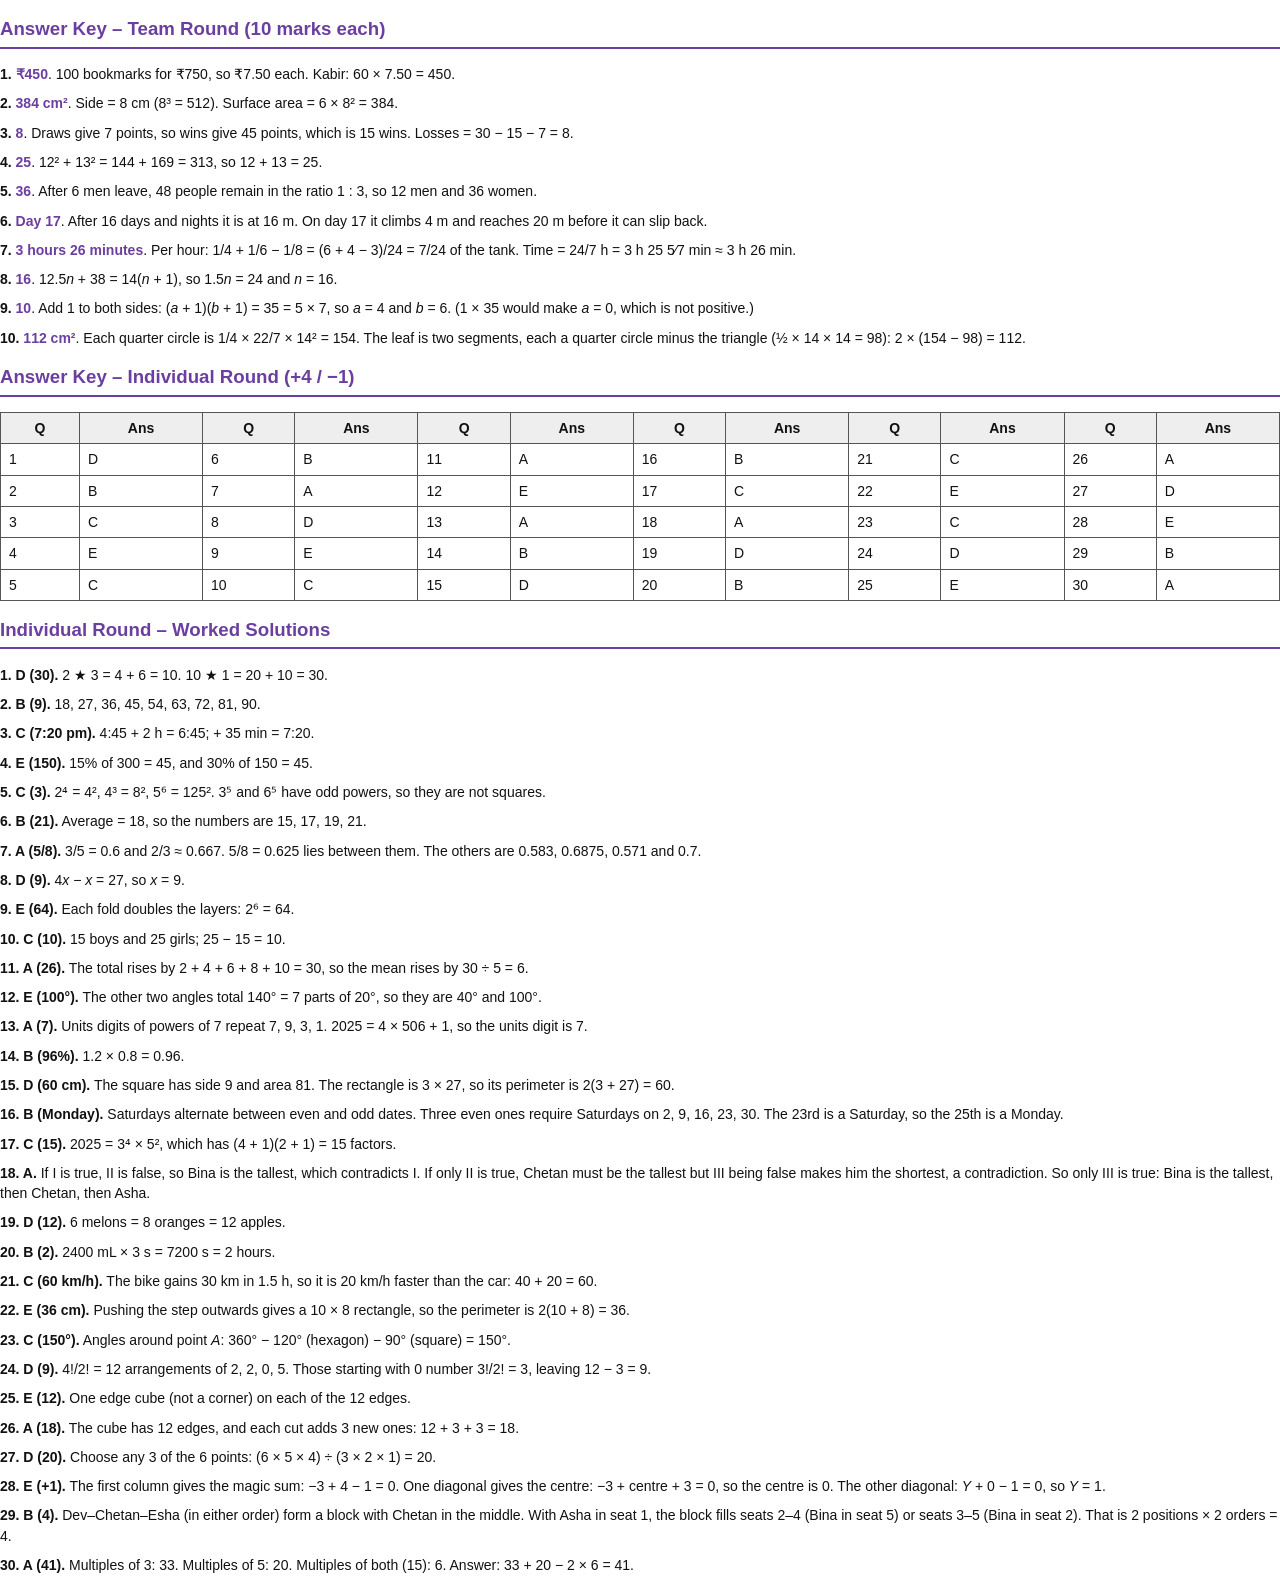
<file: jbcn-stars/answer-key.html>
<!doctype html>
<html lang="en">
<head>
<meta charset="utf-8">
<title>JBCN Stars Practice Test – Answer Key</title>
<link rel="stylesheet" href="style.css">
</head>
<body>

<div class="page">
  <h2 class="sec">Answer Key – Team Round (10 marks each)</h2>
  <div class="sol"><b>1.</b> <span class="ans">₹450</span>. 100 bookmarks for ₹750, so ₹7.50 each. Kabir: 60 × 7.50 = 450.</div>
  <div class="sol"><b>2.</b> <span class="ans">384 cm²</span>. Side = 8 cm (8³ = 512). Surface area = 6 × 8² = 384.</div>
  <div class="sol"><b>3.</b> <span class="ans">8</span>. Draws give 7 points, so wins give 45 points, which is 15 wins. Losses = 30 − 15 − 7 = 8.</div>
  <div class="sol"><b>4.</b> <span class="ans">25</span>. 12² + 13² = 144 + 169 = 313, so 12 + 13 = 25.</div>
  <div class="sol"><b>5.</b> <span class="ans">36</span>. After 6 men leave, 48 people remain in the ratio 1 : 3, so 12 men and 36 women.</div>
  <div class="sol"><b>6.</b> <span class="ans">Day 17</span>. After 16 days and nights it is at 16 m. On day 17 it climbs 4 m and reaches 20 m before it can slip back.</div>
  <div class="sol"><b>7.</b> <span class="ans">3 hours 26 minutes</span>. Per hour: 1/4 + 1/6 − 1/8 = (6 + 4 − 3)/24 = 7/24 of the tank. Time = 24/7 h = 3 h 25 5⁄7 min ≈ 3 h 26 min.</div>
  <div class="sol"><b>8.</b> <span class="ans">16</span>. 12.5<i>n</i> + 38 = 14(<i>n</i> + 1), so 1.5<i>n</i> = 24 and <i>n</i> = 16.</div>
  <div class="sol"><b>9.</b> <span class="ans">10</span>. Add 1 to both sides: (<i>a</i> + 1)(<i>b</i> + 1) = 35 = 5 × 7, so <i>a</i> = 4 and <i>b</i> = 6. (1 × 35 would make <i>a</i> = 0, which is not positive.)</div>
  <div class="sol"><b>10.</b> <span class="ans">112 cm²</span>. Each quarter circle is 1/4 × 22/7 × 14² = 154. The leaf is two segments, each a quarter circle minus the triangle (½ × 14 × 14 = 98): 2 × (154 − 98) = 112.</div>

  <h2 class="sec">Answer Key – Individual Round (+4 / −1)</h2>
  <table class="sheet">
    <tr><th>Q</th><th>Ans</th><th>Q</th><th>Ans</th><th>Q</th><th>Ans</th><th>Q</th><th>Ans</th><th>Q</th><th>Ans</th><th>Q</th><th>Ans</th></tr>
    <tr><td>1</td><td>D</td><td>6</td><td>B</td><td>11</td><td>A</td><td>16</td><td>B</td><td>21</td><td>C</td><td>26</td><td>A</td></tr>
    <tr><td>2</td><td>B</td><td>7</td><td>A</td><td>12</td><td>E</td><td>17</td><td>C</td><td>22</td><td>E</td><td>27</td><td>D</td></tr>
    <tr><td>3</td><td>C</td><td>8</td><td>D</td><td>13</td><td>A</td><td>18</td><td>A</td><td>23</td><td>C</td><td>28</td><td>E</td></tr>
    <tr><td>4</td><td>E</td><td>9</td><td>E</td><td>14</td><td>B</td><td>19</td><td>D</td><td>24</td><td>D</td><td>29</td><td>B</td></tr>
    <tr><td>5</td><td>C</td><td>10</td><td>C</td><td>15</td><td>D</td><td>20</td><td>B</td><td>25</td><td>E</td><td>30</td><td>A</td></tr>
  </table>
</div>

<div class="page">
  <h2 class="sec">Individual Round – Worked Solutions</h2>
  <div class="sol"><b>1. D (30).</b> 2 ★ 3 = 4 + 6 = 10. 10 ★ 1 = 20 + 10 = 30.</div>
  <div class="sol"><b>2. B (9).</b> 18, 27, 36, 45, 54, 63, 72, 81, 90.</div>
  <div class="sol"><b>3. C (7:20 pm).</b> 4:45 + 2 h = 6:45; + 35 min = 7:20.</div>
  <div class="sol"><b>4. E (150).</b> 15% of 300 = 45, and 30% of 150 = 45.</div>
  <div class="sol"><b>5. C (3).</b> 2⁴ = 4², 4³ = 8², 5⁶ = 125². 3⁵ and 6⁵ have odd powers, so they are not squares.</div>
  <div class="sol"><b>6. B (21).</b> Average = 18, so the numbers are 15, 17, 19, 21.</div>
  <div class="sol"><b>7. A (5/8).</b> 3/5 = 0.6 and 2/3 ≈ 0.667. 5/8 = 0.625 lies between them. The others are 0.583, 0.6875, 0.571 and 0.7.</div>
  <div class="sol"><b>8. D (9).</b> 4<i>x</i> − <i>x</i> = 27, so <i>x</i> = 9.</div>
  <div class="sol"><b>9. E (64).</b> Each fold doubles the layers: 2⁶ = 64.</div>
  <div class="sol"><b>10. C (10).</b> 15 boys and 25 girls; 25 − 15 = 10.</div>
  <div class="sol"><b>11. A (26).</b> The total rises by 2 + 4 + 6 + 8 + 10 = 30, so the mean rises by 30 ÷ 5 = 6.</div>
  <div class="sol"><b>12. E (100°).</b> The other two angles total 140° = 7 parts of 20°, so they are 40° and 100°.</div>
  <div class="sol"><b>13. A (7).</b> Units digits of powers of 7 repeat 7, 9, 3, 1. 2025 = 4 × 506 + 1, so the units digit is 7.</div>
  <div class="sol"><b>14. B (96%).</b> 1.2 × 0.8 = 0.96.</div>
  <div class="sol"><b>15. D (60 cm).</b> The square has side 9 and area 81. The rectangle is 3 × 27, so its perimeter is 2(3 + 27) = 60.</div>
  <div class="sol"><b>16. B (Monday).</b> Saturdays alternate between even and odd dates. Three even ones require Saturdays on 2, 9, 16, 23, 30. The 23rd is a Saturday, so the 25th is a Monday.</div>
  <div class="sol"><b>17. C (15).</b> 2025 = 3⁴ × 5², which has (4 + 1)(2 + 1) = 15 factors.</div>
  <div class="sol"><b>18. A.</b> If I is true, II is false, so Bina is the tallest, which contradicts I. If only II is true, Chetan must be the tallest but III being false makes him the shortest, a contradiction. So only III is true: Bina is the tallest, then Chetan, then Asha.</div>
  <div class="sol"><b>19. D (12).</b> 6 melons = 8 oranges = 12 apples.</div>
  <div class="sol"><b>20. B (2).</b> 2400 mL × 3 s = 7200 s = 2 hours.</div>
  <div class="sol"><b>21. C (60 km/h).</b> The bike gains 30 km in 1.5 h, so it is 20 km/h faster than the car: 40 + 20 = 60.</div>
  <div class="sol"><b>22. E (36 cm).</b> Pushing the step outwards gives a 10 × 8 rectangle, so the perimeter is 2(10 + 8) = 36.</div>
  <div class="sol"><b>23. C (150°).</b> Angles around point <i>A</i>: 360° − 120° (hexagon) − 90° (square) = 150°.</div>
  <div class="sol"><b>24. D (9).</b> 4!/2! = 12 arrangements of 2, 2, 0, 5. Those starting with 0 number 3!/2! = 3, leaving 12 − 3 = 9.</div>
  <div class="sol"><b>25. E (12).</b> One edge cube (not a corner) on each of the 12 edges.</div>
  <div class="sol"><b>26. A (18).</b> The cube has 12 edges, and each cut adds 3 new ones: 12 + 3 + 3 = 18.</div>
  <div class="sol"><b>27. D (20).</b> Choose any 3 of the 6 points: (6 × 5 × 4) ÷ (3 × 2 × 1) = 20.</div>
  <div class="sol"><b>28. E (+1).</b> The first column gives the magic sum: −3 + 4 − 1 = 0. One diagonal gives the centre: −3 + centre + 3 = 0, so the centre is 0. The other diagonal: <i>Y</i> + 0 − 1 = 0, so <i>Y</i> = 1.</div>
  <div class="sol"><b>29. B (4).</b> Dev–Chetan–Esha (in either order) form a block with Chetan in the middle. With Asha in seat 1, the block fills seats 2–4 (Bina in seat 5) or seats 3–5 (Bina in seat 2). That is 2 positions × 2 orders = 4.</div>
  <div class="sol"><b>30. A (41).</b> Multiples of 3: 33. Multiples of 5: 20. Multiples of both (15): 6. Answer: 33 + 20 − 2 × 6 = 41.</div>
</div>

</body>
</html>
</file>
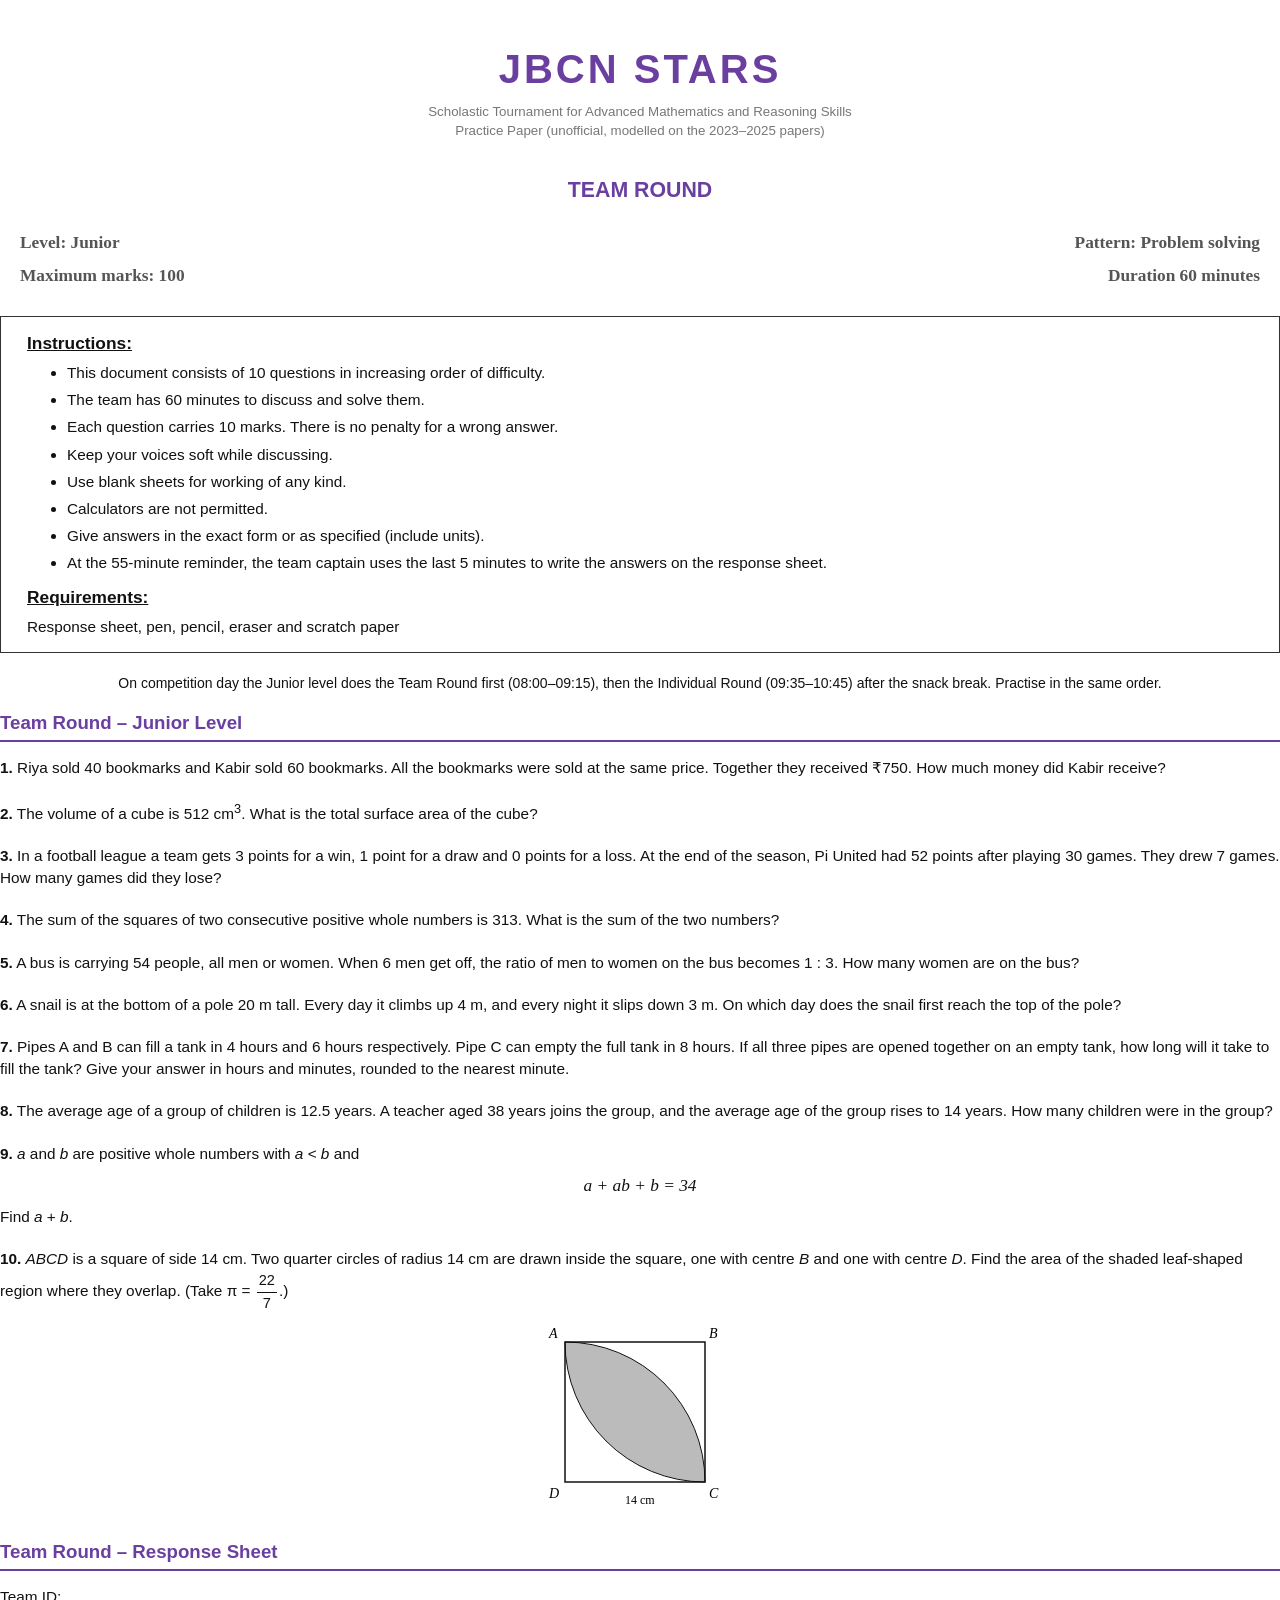
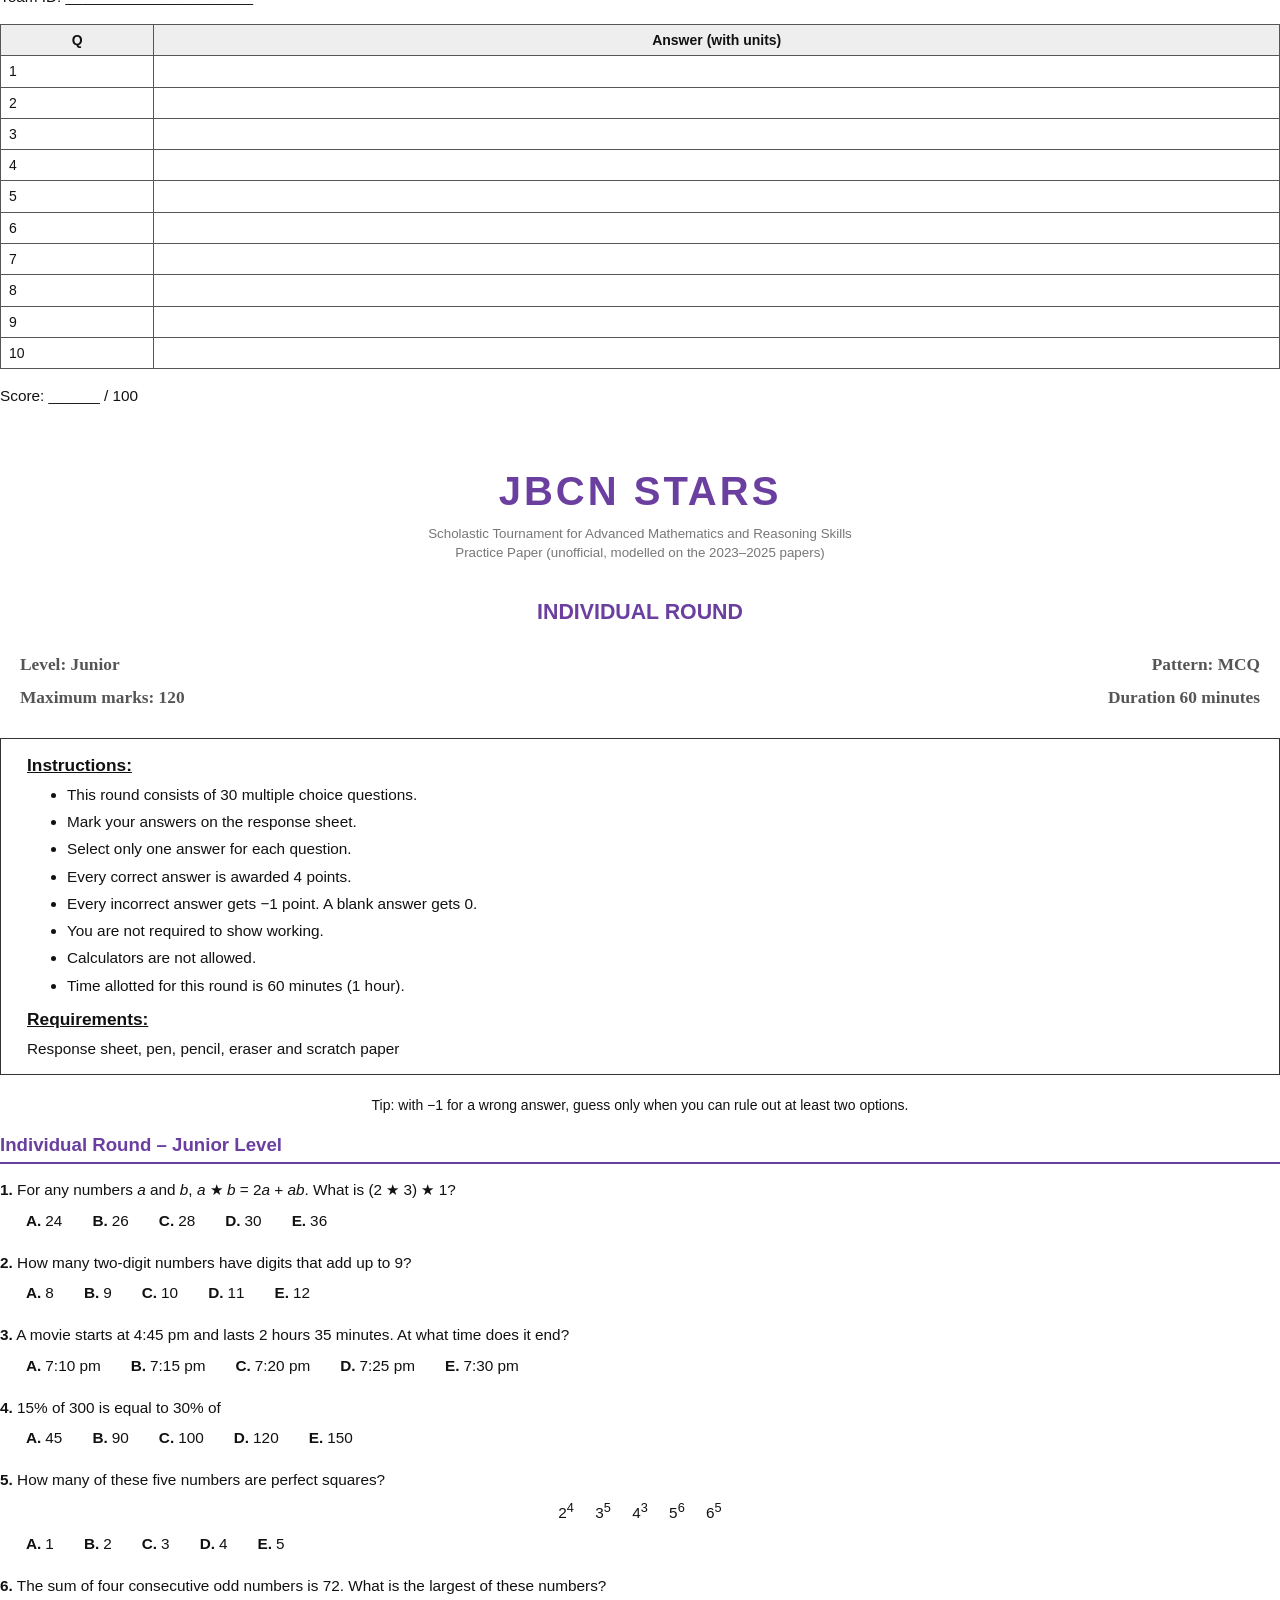
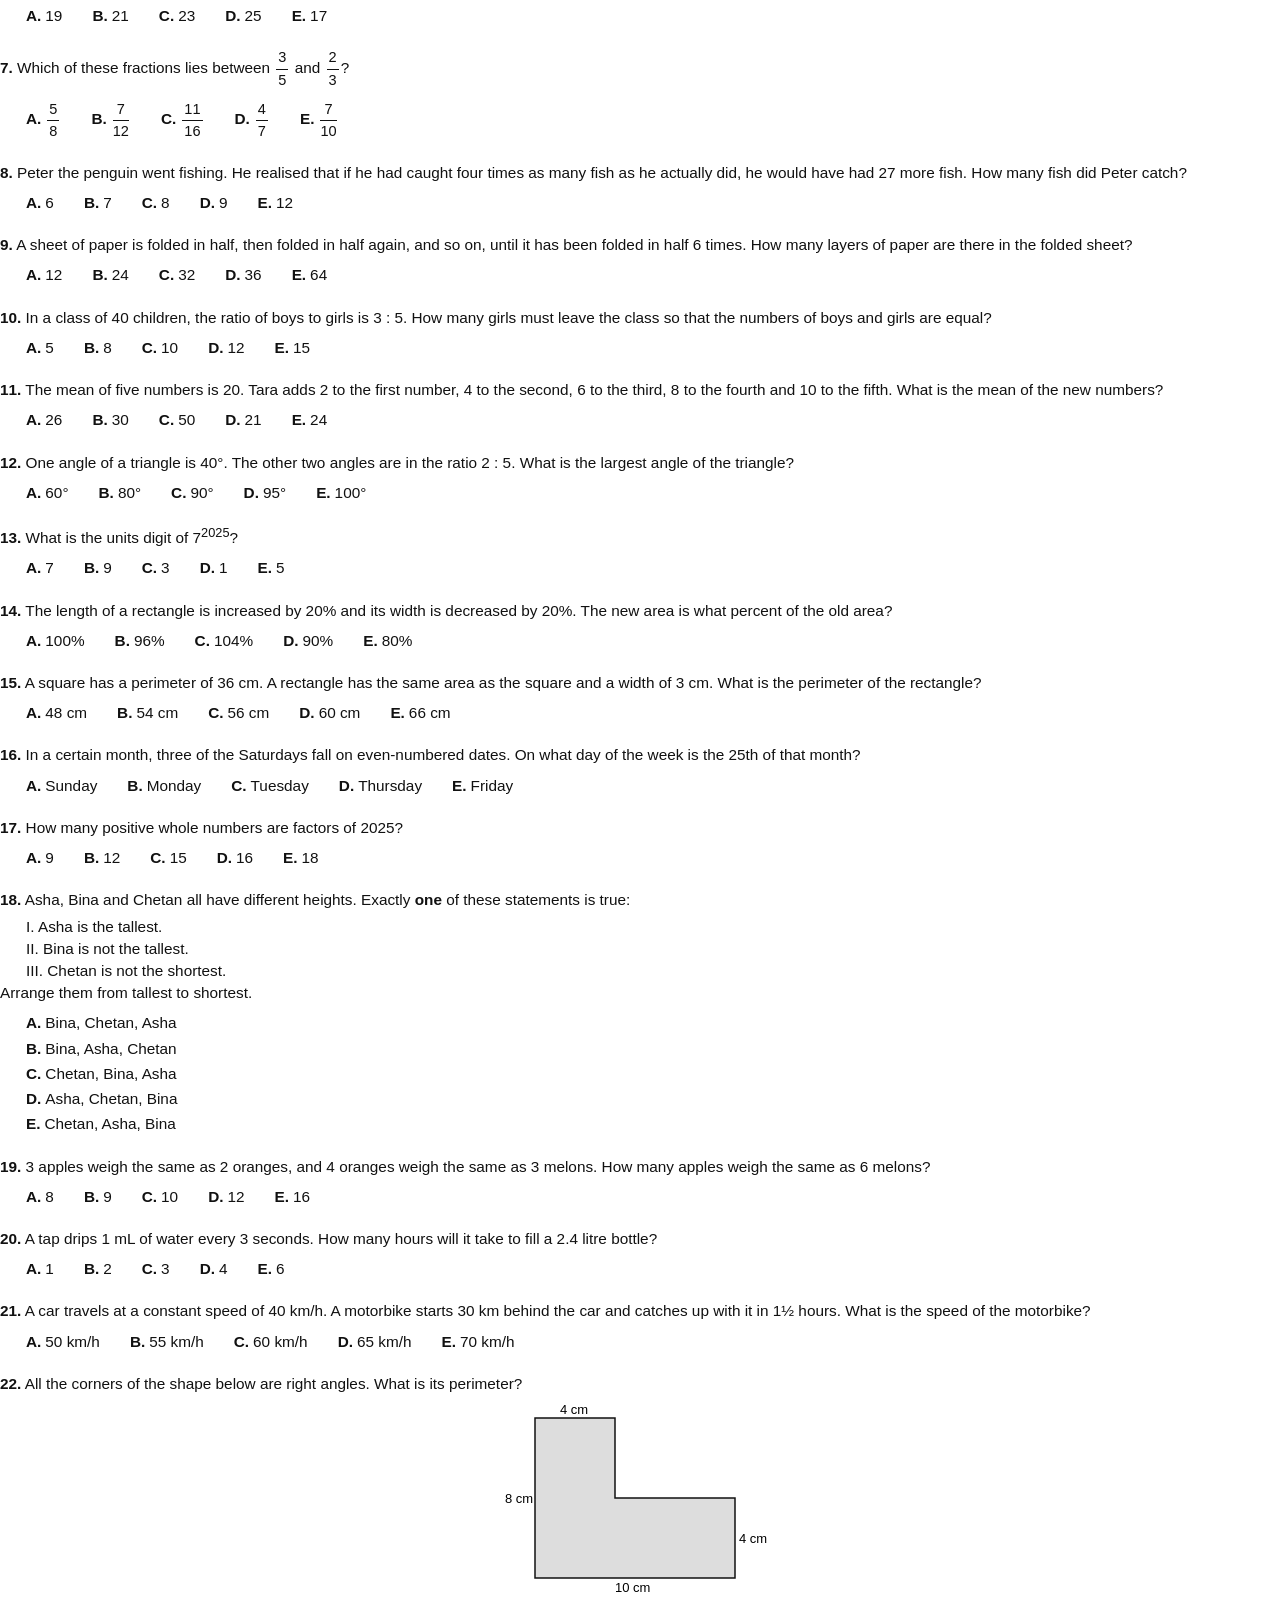
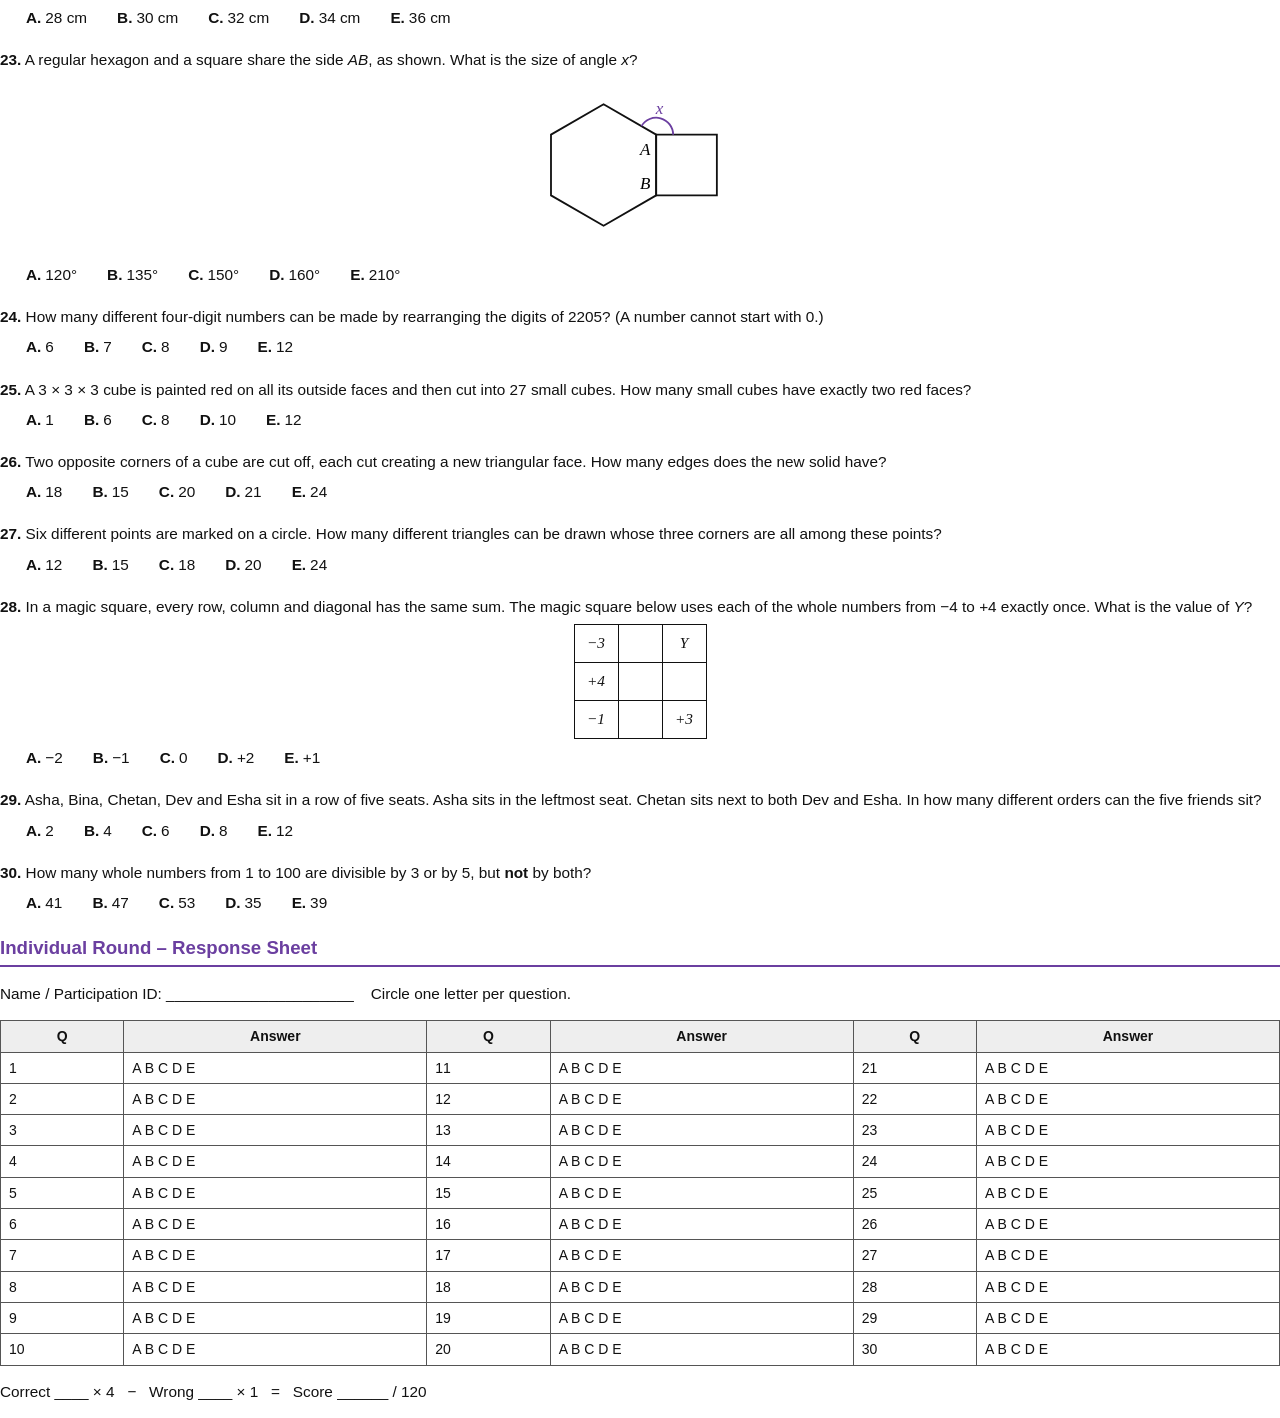
<file: jbcn-stars/practice-test.html>
<!doctype html>
<html lang="en">
<head>
<meta charset="utf-8">
<title>JBCN Stars Practice Test – Junior Level</title>
<link rel="stylesheet" href="style.css">
</head>
<body>

<!-- ======================= TEAM ROUND ======================= -->
<div class="page cover">
  <div class="brand">JBCN STARS</div>
  <div class="tag">Scholastic Tournament for Advanced Mathematics and Reasoning Skills<br>Practice Paper (unofficial, modelled on the 2023–2025 papers)</div>
  <div class="round">TEAM ROUND</div>
  <div class="meta"><span>Level: Junior</span><span>Pattern: Problem solving</span></div>
  <div class="meta"><span>Maximum marks: 100</span><span>Duration 60 minutes</span></div>
  <div class="box">
    <h3>Instructions:</h3>
    <ul>
      <li>This document consists of 10 questions in increasing order of difficulty.</li>
      <li>The team has 60 minutes to discuss and solve them.</li>
      <li>Each question carries 10 marks. There is no penalty for a wrong answer.</li>
      <li>Keep your voices soft while discussing.</li>
      <li>Use blank sheets for working of any kind.</li>
      <li>Calculators are not permitted.</li>
      <li>Give answers in the exact form or as specified (include units).</li>
      <li>At the 55-minute reminder, the team captain uses the last 5 minutes to write the answers on the response sheet.</li>
    </ul>
    <h3>Requirements:</h3>
    Response sheet, pen, pencil, eraser and scratch paper
  </div>
  <p class="note">On competition day the Junior level does the Team Round first (08:00–09:15), then the Individual Round (09:35–10:45) after the snack break. Practise in the same order.</p>
</div>

<div class="page">
  <h2 class="sec">Team Round – Junior Level</h2>

  <div class="q"><span class="n">1.</span> Riya sold 40 bookmarks and Kabir sold 60 bookmarks. All the bookmarks were sold at the same price. Together they received ₹750. How much money did Kabir receive?</div>

  <div class="q"><span class="n">2.</span> The volume of a cube is 512 cm<sup>3</sup>. What is the total surface area of the cube?</div>

  <div class="q"><span class="n">3.</span> In a football league a team gets 3 points for a win, 1 point for a draw and 0 points for a loss. At the end of the season, Pi United had 52 points after playing 30 games. They drew 7 games. How many games did they lose?</div>

  <div class="q"><span class="n">4.</span> The sum of the squares of two consecutive positive whole numbers is 313. What is the sum of the two numbers?</div>

  <div class="q"><span class="n">5.</span> A bus is carrying 54 people, all men or women. When 6 men get off, the ratio of men to women on the bus becomes 1 : 3. How many women are on the bus?</div>

  <div class="q"><span class="n">6.</span> A snail is at the bottom of a pole 20 m tall. Every day it climbs up 4 m, and every night it slips down 3 m. On which day does the snail first reach the top of the pole?</div>

  <div class="q"><span class="n">7.</span> Pipes A and B can fill a tank in 4 hours and 6 hours respectively. Pipe C can empty the full tank in 8 hours. If all three pipes are opened together on an empty tank, how long will it take to fill the tank? Give your answer in hours and minutes, rounded to the nearest minute.</div>

  <div class="q"><span class="n">8.</span> The average age of a group of children is 12.5 years. A teacher aged 38 years joins the group, and the average age of the group rises to 14 years. How many children were in the group?</div>

  <div class="q"><span class="n">9.</span> <i>a</i> and <i>b</i> are positive whole numbers with <i>a</i> &lt; <i>b</i> and
    <div class="fig" style="font-family: Georgia, serif; font-style: italic; font-size: 13pt;">a + ab + b = 34</div>
    Find <i>a</i> + <i>b</i>.
  </div>

  <div class="q"><span class="n">10.</span> <i>ABCD</i> is a square of side 14 cm. Two quarter circles of radius 14 cm are drawn inside the square, one with centre <i>B</i> and one with centre <i>D</i>. Find the area of the shaded leaf-shaped region where they overlap. (Take π = <span class="frac"><span>22</span><span>7</span></span>.)
    <div class="fig">
      <svg width="200" height="190" viewBox="0 0 190 190" font-family="Georgia, serif" font-style="italic" font-size="14">
        <path d="M20 20 A140 140 0 0 1 160 160 A140 140 0 0 1 20 20 Z" fill="#bbb" stroke="#111"/>
        <rect x="20" y="20" width="140" height="140" fill="none" stroke="#111" stroke-width="1.5"/>
        <text x="4" y="16">A</text><text x="164" y="16">B</text>
        <text x="164" y="176">C</text><text x="4" y="176">D</text>
        <text x="80" y="182" font-style="normal" font-size="12">14 cm</text>
      </svg>
    </div>
  </div>
</div>

<div class="page">
  <h2 class="sec">Team Round – Response Sheet</h2>
  <p>Team ID: ______________________</p>
  <table class="sheet">
    <tr><th style="width:12%">Q</th><th>Answer (with units)</th></tr>
    <tr><td>1</td><td>&nbsp;</td></tr><tr><td>2</td><td>&nbsp;</td></tr>
    <tr><td>3</td><td>&nbsp;</td></tr><tr><td>4</td><td>&nbsp;</td></tr>
    <tr><td>5</td><td>&nbsp;</td></tr><tr><td>6</td><td>&nbsp;</td></tr>
    <tr><td>7</td><td>&nbsp;</td></tr><tr><td>8</td><td>&nbsp;</td></tr>
    <tr><td>9</td><td>&nbsp;</td></tr><tr><td>10</td><td>&nbsp;</td></tr>
  </table>
  <p>Score: ______ / 100</p>
</div>

<!-- ======================= INDIVIDUAL ROUND ======================= -->
<div class="page cover">
  <div class="brand">JBCN STARS</div>
  <div class="tag">Scholastic Tournament for Advanced Mathematics and Reasoning Skills<br>Practice Paper (unofficial, modelled on the 2023–2025 papers)</div>
  <div class="round">INDIVIDUAL ROUND</div>
  <div class="meta"><span>Level: Junior</span><span>Pattern: MCQ</span></div>
  <div class="meta"><span>Maximum marks: 120</span><span>Duration 60 minutes</span></div>
  <div class="box">
    <h3>Instructions:</h3>
    <ul>
      <li>This round consists of 30 multiple choice questions.</li>
      <li>Mark your answers on the response sheet.</li>
      <li>Select only one answer for each question.</li>
      <li>Every correct answer is awarded 4 points.</li>
      <li>Every incorrect answer gets −1 point. A blank answer gets 0.</li>
      <li>You are not required to show working.</li>
      <li>Calculators are not allowed.</li>
      <li>Time allotted for this round is 60 minutes (1 hour).</li>
    </ul>
    <h3>Requirements:</h3>
    Response sheet, pen, pencil, eraser and scratch paper
  </div>
  <p class="note">Tip: with −1 for a wrong answer, guess only when you can rule out at least two options.</p>
</div>

<div class="page">
  <h2 class="sec">Individual Round – Junior Level</h2>

  <div class="q"><span class="n">1.</span> For any numbers <i>a</i> and <i>b</i>, <i>a</i> ★ <i>b</i> = 2<i>a</i> + <i>ab</i>. What is (2 ★ 3) ★ 1?
    <div class="opts"><span><b>A.</b>24</span><span><b>B.</b>26</span><span><b>C.</b>28</span><span><b>D.</b>30</span><span><b>E.</b>36</span></div></div>

  <div class="q"><span class="n">2.</span> How many two-digit numbers have digits that add up to 9?
    <div class="opts"><span><b>A.</b>8</span><span><b>B.</b>9</span><span><b>C.</b>10</span><span><b>D.</b>11</span><span><b>E.</b>12</span></div></div>

  <div class="q"><span class="n">3.</span> A movie starts at 4:45 pm and lasts 2 hours 35 minutes. At what time does it end?
    <div class="opts"><span><b>A.</b>7:10 pm</span><span><b>B.</b>7:15 pm</span><span><b>C.</b>7:20 pm</span><span><b>D.</b>7:25 pm</span><span><b>E.</b>7:30 pm</span></div></div>

  <div class="q"><span class="n">4.</span> 15% of 300 is equal to 30% of
    <div class="opts"><span><b>A.</b>45</span><span><b>B.</b>90</span><span><b>C.</b>100</span><span><b>D.</b>120</span><span><b>E.</b>150</span></div></div>

  <div class="q"><span class="n">5.</span> How many of these five numbers are perfect squares?
    <div class="fig">2<sup>4</sup> &nbsp;&nbsp;&nbsp; 3<sup>5</sup> &nbsp;&nbsp;&nbsp; 4<sup>3</sup> &nbsp;&nbsp;&nbsp; 5<sup>6</sup> &nbsp;&nbsp;&nbsp; 6<sup>5</sup></div>
    <div class="opts"><span><b>A.</b>1</span><span><b>B.</b>2</span><span><b>C.</b>3</span><span><b>D.</b>4</span><span><b>E.</b>5</span></div></div>

  <div class="q"><span class="n">6.</span> The sum of four consecutive odd numbers is 72. What is the largest of these numbers?
    <div class="opts"><span><b>A.</b>19</span><span><b>B.</b>21</span><span><b>C.</b>23</span><span><b>D.</b>25</span><span><b>E.</b>17</span></div></div>

  <div class="q"><span class="n">7.</span> Which of these fractions lies between <span class="frac"><span>3</span><span>5</span></span> and <span class="frac"><span>2</span><span>3</span></span>?
    <div class="opts">
      <span><b>A.</b><span class="frac"><span>5</span><span>8</span></span></span>
      <span><b>B.</b><span class="frac"><span>7</span><span>12</span></span></span>
      <span><b>C.</b><span class="frac"><span>11</span><span>16</span></span></span>
      <span><b>D.</b><span class="frac"><span>4</span><span>7</span></span></span>
      <span><b>E.</b><span class="frac"><span>7</span><span>10</span></span></span>
    </div></div>

  <div class="q"><span class="n">8.</span> Peter the penguin went fishing. He realised that if he had caught four times as many fish as he actually did, he would have had 27 more fish. How many fish did Peter catch?
    <div class="opts"><span><b>A.</b>6</span><span><b>B.</b>7</span><span><b>C.</b>8</span><span><b>D.</b>9</span><span><b>E.</b>12</span></div></div>

  <div class="q"><span class="n">9.</span> A sheet of paper is folded in half, then folded in half again, and so on, until it has been folded in half 6 times. How many layers of paper are there in the folded sheet?
    <div class="opts"><span><b>A.</b>12</span><span><b>B.</b>24</span><span><b>C.</b>32</span><span><b>D.</b>36</span><span><b>E.</b>64</span></div></div>

  <div class="q"><span class="n">10.</span> In a class of 40 children, the ratio of boys to girls is 3 : 5. How many girls must leave the class so that the numbers of boys and girls are equal?
    <div class="opts"><span><b>A.</b>5</span><span><b>B.</b>8</span><span><b>C.</b>10</span><span><b>D.</b>12</span><span><b>E.</b>15</span></div></div>

  <div class="q"><span class="n">11.</span> The mean of five numbers is 20. Tara adds 2 to the first number, 4 to the second, 6 to the third, 8 to the fourth and 10 to the fifth. What is the mean of the new numbers?
    <div class="opts"><span><b>A.</b>26</span><span><b>B.</b>30</span><span><b>C.</b>50</span><span><b>D.</b>21</span><span><b>E.</b>24</span></div></div>

  <div class="q"><span class="n">12.</span> One angle of a triangle is 40°. The other two angles are in the ratio 2 : 5. What is the largest angle of the triangle?
    <div class="opts"><span><b>A.</b>60°</span><span><b>B.</b>80°</span><span><b>C.</b>90°</span><span><b>D.</b>95°</span><span><b>E.</b>100°</span></div></div>

  <div class="q"><span class="n">13.</span> What is the units digit of 7<sup>2025</sup>?
    <div class="opts"><span><b>A.</b>7</span><span><b>B.</b>9</span><span><b>C.</b>3</span><span><b>D.</b>1</span><span><b>E.</b>5</span></div></div>

  <div class="q"><span class="n">14.</span> The length of a rectangle is increased by 20% and its width is decreased by 20%. The new area is what percent of the old area?
    <div class="opts"><span><b>A.</b>100%</span><span><b>B.</b>96%</span><span><b>C.</b>104%</span><span><b>D.</b>90%</span><span><b>E.</b>80%</span></div></div>

  <div class="q"><span class="n">15.</span> A square has a perimeter of 36 cm. A rectangle has the same area as the square and a width of 3 cm. What is the perimeter of the rectangle?
    <div class="opts"><span><b>A.</b>48 cm</span><span><b>B.</b>54 cm</span><span><b>C.</b>56 cm</span><span><b>D.</b>60 cm</span><span><b>E.</b>66 cm</span></div></div>

  <div class="q"><span class="n">16.</span> In a certain month, three of the Saturdays fall on even-numbered dates. On what day of the week is the 25th of that month?
    <div class="opts"><span><b>A.</b>Sunday</span><span><b>B.</b>Monday</span><span><b>C.</b>Tuesday</span><span><b>D.</b>Thursday</span><span><b>E.</b>Friday</span></div></div>

  <div class="q"><span class="n">17.</span> How many positive whole numbers are factors of 2025?
    <div class="opts"><span><b>A.</b>9</span><span><b>B.</b>12</span><span><b>C.</b>15</span><span><b>D.</b>16</span><span><b>E.</b>18</span></div></div>

  <div class="q"><span class="n">18.</span> Asha, Bina and Chetan all have different heights. Exactly <b>one</b> of these statements is true:
    <div style="margin: 4px 0 0 26px">I. Asha is the tallest.<br>II. Bina is not the tallest.<br>III. Chetan is not the shortest.</div>
    Arrange them from tallest to shortest.
    <div class="opts col">
      <span><b>A.</b>Bina, Chetan, Asha</span><span><b>B.</b>Bina, Asha, Chetan</span><span><b>C.</b>Chetan, Bina, Asha</span>
      <span><b>D.</b>Asha, Chetan, Bina</span><span><b>E.</b>Chetan, Asha, Bina</span>
    </div></div>

  <div class="q"><span class="n">19.</span> 3 apples weigh the same as 2 oranges, and 4 oranges weigh the same as 3 melons. How many apples weigh the same as 6 melons?
    <div class="opts"><span><b>A.</b>8</span><span><b>B.</b>9</span><span><b>C.</b>10</span><span><b>D.</b>12</span><span><b>E.</b>16</span></div></div>

  <div class="q"><span class="n">20.</span> A tap drips 1 mL of water every 3 seconds. How many hours will it take to fill a 2.4 litre bottle?
    <div class="opts"><span><b>A.</b>1</span><span><b>B.</b>2</span><span><b>C.</b>3</span><span><b>D.</b>4</span><span><b>E.</b>6</span></div></div>

  <div class="q"><span class="n">21.</span> A car travels at a constant speed of 40 km/h. A motorbike starts 30 km behind the car and catches up with it in 1½ hours. What is the speed of the motorbike?
    <div class="opts"><span><b>A.</b>50 km/h</span><span><b>B.</b>55 km/h</span><span><b>C.</b>60 km/h</span><span><b>D.</b>65 km/h</span><span><b>E.</b>70 km/h</span></div></div>

  <div class="q"><span class="n">22.</span> All the corners of the shape below are right angles. What is its perimeter?
    <div class="fig">
      <svg width="270" height="190" viewBox="0 0 270 190" font-family="Arial" font-size="13">
        <path d="M30 15 H110 V95 H230 V175 H30 Z" fill="#ddd" stroke="#111" stroke-width="1.5"/>
        <text x="55" y="11">4 cm</text>
        <text x="0" y="100">8 cm</text>
        <text x="110" y="189">10 cm</text>
        <text x="234" y="140">4 cm</text>
      </svg>
    </div>
    <div class="opts"><span><b>A.</b>28 cm</span><span><b>B.</b>30 cm</span><span><b>C.</b>32 cm</span><span><b>D.</b>34 cm</span><span><b>E.</b>36 cm</span></div></div>

  <div class="q"><span class="n">23.</span> A regular hexagon and a square share the side <i>AB</i>, as shown. What is the size of angle <i>x</i>?
    <div class="fig">
      <svg width="230" height="170" viewBox="40 30 180 140" font-family="Georgia, serif" font-style="italic" font-size="14">
        <polygon points="143.3,75 100,50 56.7,75 56.7,125 100,150 143.3,125" fill="none" stroke="#111" stroke-width="1.5"/>
        <polygon points="143.3,75 193.3,75 193.3,125 143.3,125" fill="none" stroke="#111" stroke-width="1.5"/>
        <path d="M131.2 68 A14 14 0 0 1 157.3 75" fill="none" stroke="#6b3fa0" stroke-width="1.5"/>
        <text x="143" y="58" fill="#6b3fa0">x</text>
        <text x="130" y="92">A</text><text x="130" y="120">B</text>
      </svg>
    </div>
    <div class="opts"><span><b>A.</b>120°</span><span><b>B.</b>135°</span><span><b>C.</b>150°</span><span><b>D.</b>160°</span><span><b>E.</b>210°</span></div></div>

  <div class="q"><span class="n">24.</span> How many different four-digit numbers can be made by rearranging the digits of 2205? (A number cannot start with 0.)
    <div class="opts"><span><b>A.</b>6</span><span><b>B.</b>7</span><span><b>C.</b>8</span><span><b>D.</b>9</span><span><b>E.</b>12</span></div></div>

  <div class="q"><span class="n">25.</span> A 3 × 3 × 3 cube is painted red on all its outside faces and then cut into 27 small cubes. How many small cubes have exactly two red faces?
    <div class="opts"><span><b>A.</b>1</span><span><b>B.</b>6</span><span><b>C.</b>8</span><span><b>D.</b>10</span><span><b>E.</b>12</span></div></div>

  <div class="q"><span class="n">26.</span> Two opposite corners of a cube are cut off, each cut creating a new triangular face. How many edges does the new solid have?
    <div class="opts"><span><b>A.</b>18</span><span><b>B.</b>15</span><span><b>C.</b>20</span><span><b>D.</b>21</span><span><b>E.</b>24</span></div></div>

  <div class="q"><span class="n">27.</span> Six different points are marked on a circle. How many different triangles can be drawn whose three corners are all among these points?
    <div class="opts"><span><b>A.</b>12</span><span><b>B.</b>15</span><span><b>C.</b>18</span><span><b>D.</b>20</span><span><b>E.</b>24</span></div></div>

  <div class="q"><span class="n">28.</span> In a magic square, every row, column and diagonal has the same sum. The magic square below uses each of the whole numbers from −4 to +4 exactly once. What is the value of <i>Y</i>?
    <table class="grid">
      <tr><td>−3</td><td></td><td>Y</td></tr>
      <tr><td>+4</td><td></td><td></td></tr>
      <tr><td>−1</td><td></td><td>+3</td></tr>
    </table>
    <div class="opts"><span><b>A.</b>−2</span><span><b>B.</b>−1</span><span><b>C.</b>0</span><span><b>D.</b>+2</span><span><b>E.</b>+1</span></div></div>

  <div class="q"><span class="n">29.</span> Asha, Bina, Chetan, Dev and Esha sit in a row of five seats. Asha sits in the leftmost seat. Chetan sits next to both Dev and Esha. In how many different orders can the five friends sit?
    <div class="opts"><span><b>A.</b>2</span><span><b>B.</b>4</span><span><b>C.</b>6</span><span><b>D.</b>8</span><span><b>E.</b>12</span></div></div>

  <div class="q"><span class="n">30.</span> How many whole numbers from 1 to 100 are divisible by 3 or by 5, but <b>not</b> by both?
    <div class="opts"><span><b>A.</b>41</span><span><b>B.</b>47</span><span><b>C.</b>53</span><span><b>D.</b>35</span><span><b>E.</b>39</span></div></div>
</div>

<div class="page">
  <h2 class="sec">Individual Round – Response Sheet</h2>
  <p>Name / Participation ID: ______________________ &nbsp;&nbsp; Circle one letter per question.</p>
  <table class="sheet">
    <tr><th>Q</th><th>Answer</th><th>Q</th><th>Answer</th><th>Q</th><th>Answer</th></tr>
    <tr><td>1</td><td>A B C D E</td><td>11</td><td>A B C D E</td><td>21</td><td>A B C D E</td></tr>
    <tr><td>2</td><td>A B C D E</td><td>12</td><td>A B C D E</td><td>22</td><td>A B C D E</td></tr>
    <tr><td>3</td><td>A B C D E</td><td>13</td><td>A B C D E</td><td>23</td><td>A B C D E</td></tr>
    <tr><td>4</td><td>A B C D E</td><td>14</td><td>A B C D E</td><td>24</td><td>A B C D E</td></tr>
    <tr><td>5</td><td>A B C D E</td><td>15</td><td>A B C D E</td><td>25</td><td>A B C D E</td></tr>
    <tr><td>6</td><td>A B C D E</td><td>16</td><td>A B C D E</td><td>26</td><td>A B C D E</td></tr>
    <tr><td>7</td><td>A B C D E</td><td>17</td><td>A B C D E</td><td>27</td><td>A B C D E</td></tr>
    <tr><td>8</td><td>A B C D E</td><td>18</td><td>A B C D E</td><td>28</td><td>A B C D E</td></tr>
    <tr><td>9</td><td>A B C D E</td><td>19</td><td>A B C D E</td><td>29</td><td>A B C D E</td></tr>
    <tr><td>10</td><td>A B C D E</td><td>20</td><td>A B C D E</td><td>30</td><td>A B C D E</td></tr>
  </table>
  <p>Correct ____ × 4 &nbsp; − &nbsp; Wrong ____ × 1 &nbsp; = &nbsp; Score ______ / 120</p>
</div>

</body>
</html>
</file>
<file: jbcn-stars/style.css>
@page { size: A4; margin: 16mm 18mm 18mm; }
* { box-sizing: border-box; }
body { font-family: Arial, Helvetica, sans-serif; font-size: 11.5pt; color: #111; line-height: 1.45; margin: 0; }
.page { page-break-after: always; }
.page:last-child { page-break-after: auto; }
.cover { text-align: center; padding-top: 40px; }
.brand { font-size: 30pt; font-weight: bold; color: #6b3fa0; letter-spacing: 3px; }
.tag { color: #777; font-size: 10pt; margin-top: 4px; }
.round { color: #6b3fa0; font-weight: bold; font-size: 16pt; margin: 34px 0 24px; }
.meta { display: flex; justify-content: space-between; color: #555; font-weight: bold; font-family: Georgia, serif; font-size: 13pt; margin: 8px 20px; text-align: left; }
.box { border: 1px solid #333; padding: 14px 26px; margin: 28px 0 20px; text-align: left; }
.box h3 { margin: 0 0 6px; text-decoration: underline; font-size: 13pt; }
.box ul { margin: 0 0 10px; }
.box li { margin: 5px 0; }
.note { font-size: 10.5pt; }
.foot { text-align: center; font-weight: bold; font-size: 10pt; margin-top: 14px; color: #333; }
h2.sec { color: #6b3fa0; border-bottom: 2px solid #6b3fa0; padding-bottom: 4px; font-size: 14pt; }
.q { margin: 0 0 20px; page-break-inside: avoid; }
.q .n { font-weight: bold; }
.opts { display: flex; flex-wrap: wrap; gap: 6px 30px; margin: 8px 0 0 26px; }
.opts.col { flex-direction: column; gap: 3px; }
.opts span b { margin-right: 4px; }
.fig { text-align: center; margin: 8px 0; }
.frac { display: inline-flex; flex-direction: column; vertical-align: middle; text-align: center; font-size: 0.95em; margin: 0 2px; }
.frac > span:first-child { border-bottom: 1px solid #111; padding: 0 2px; }
table.grid { border-collapse: collapse; margin: 6px auto; }
table.grid td { border: 1px solid #111; width: 44px; height: 38px; text-align: center; font-family: Georgia, serif; font-style: italic; }
table.sheet { border-collapse: collapse; width: 100%; margin-top: 10px; }
table.sheet td, table.sheet th { border: 1px solid #555; padding: 5px 8px; font-size: 10.5pt; }
table.sheet th { background: #eee; }
.ans { font-weight: bold; color: #6b3fa0; }
.sol { margin: 0 0 9px; page-break-inside: avoid; font-size: 10.5pt; }
</file>
